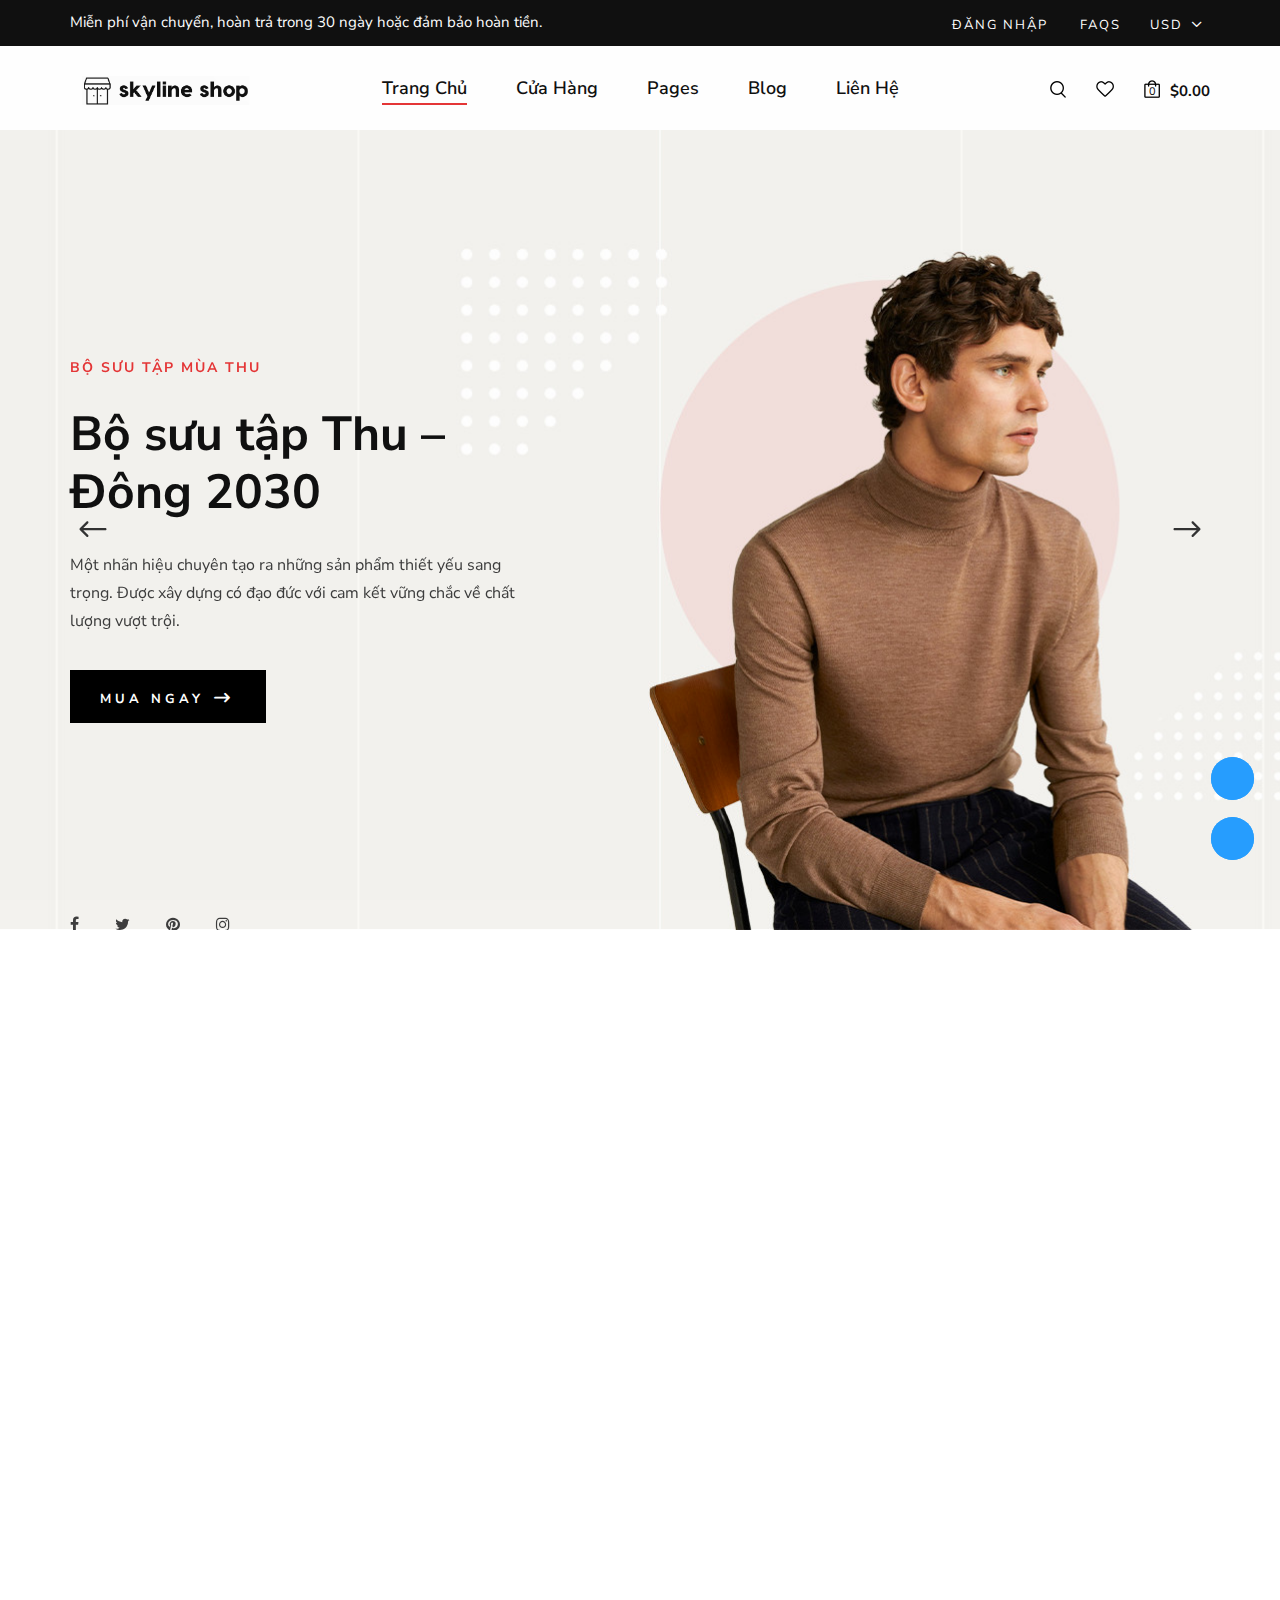
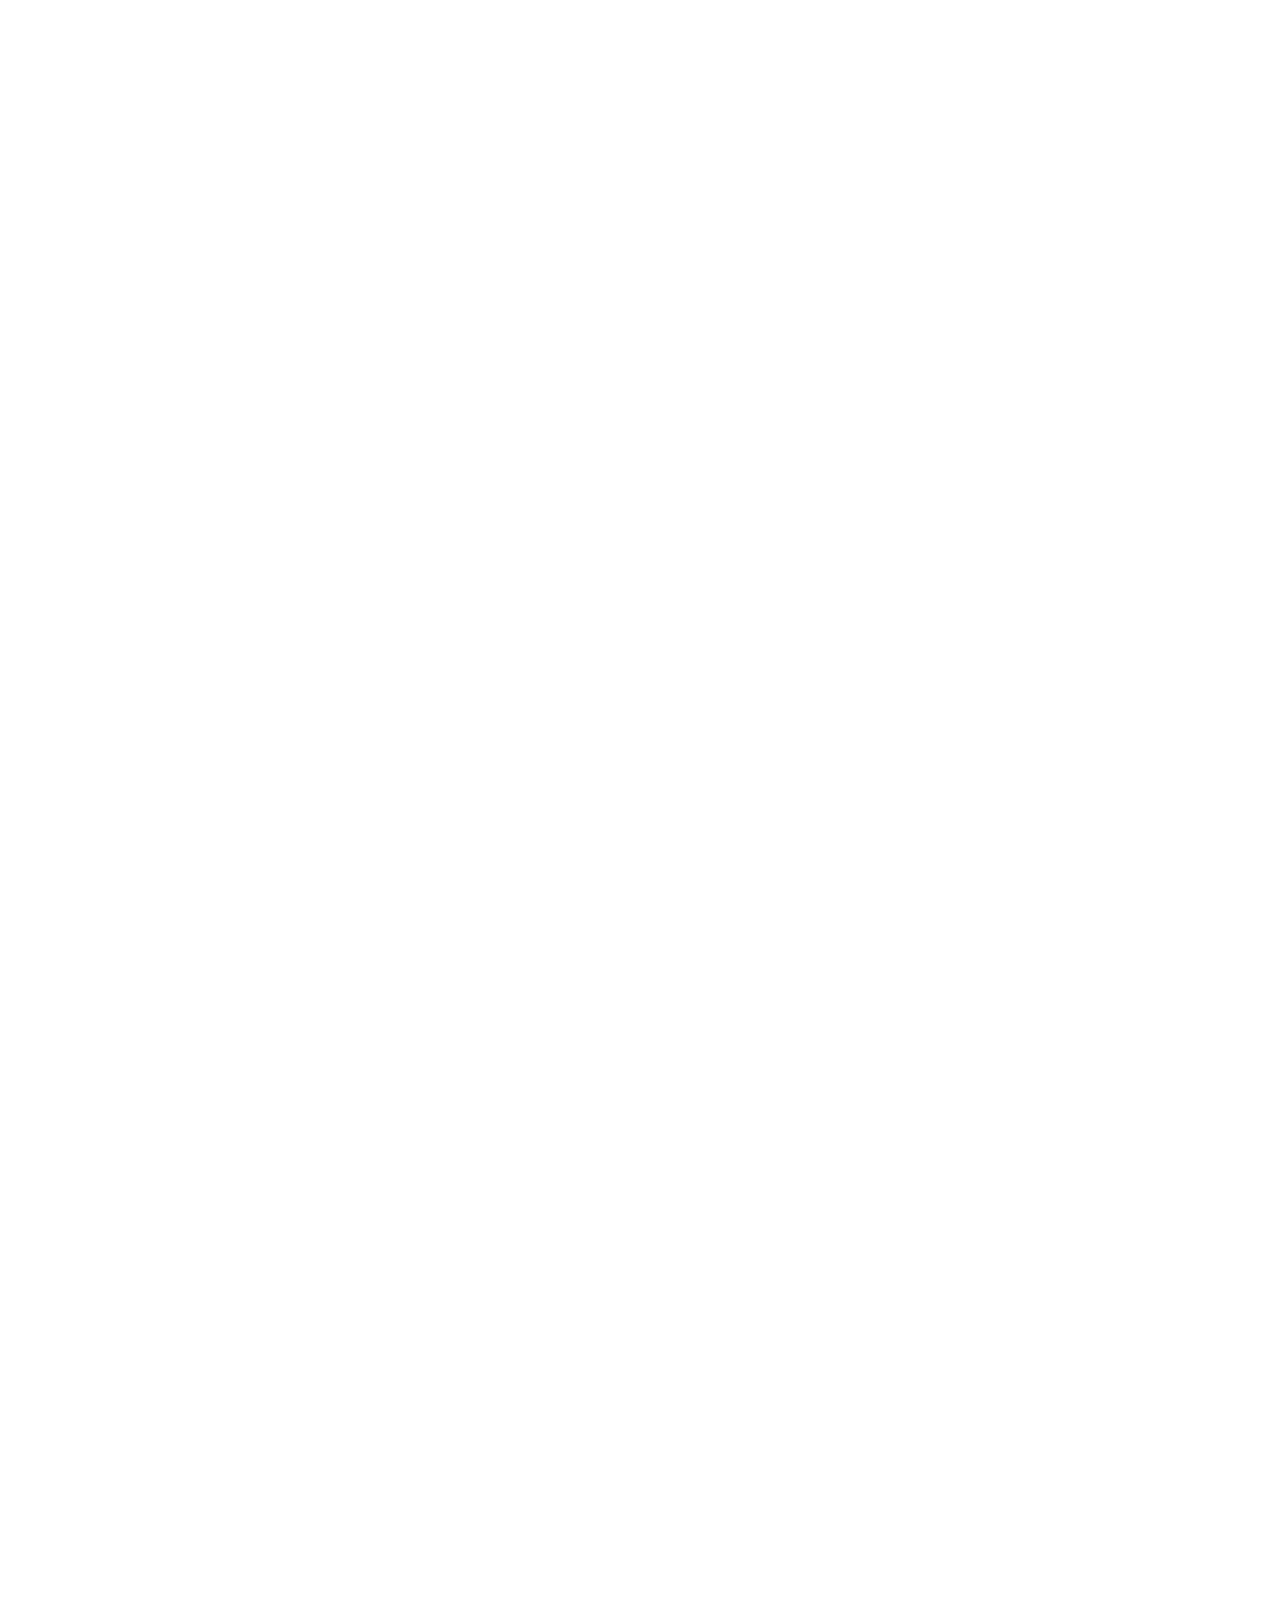
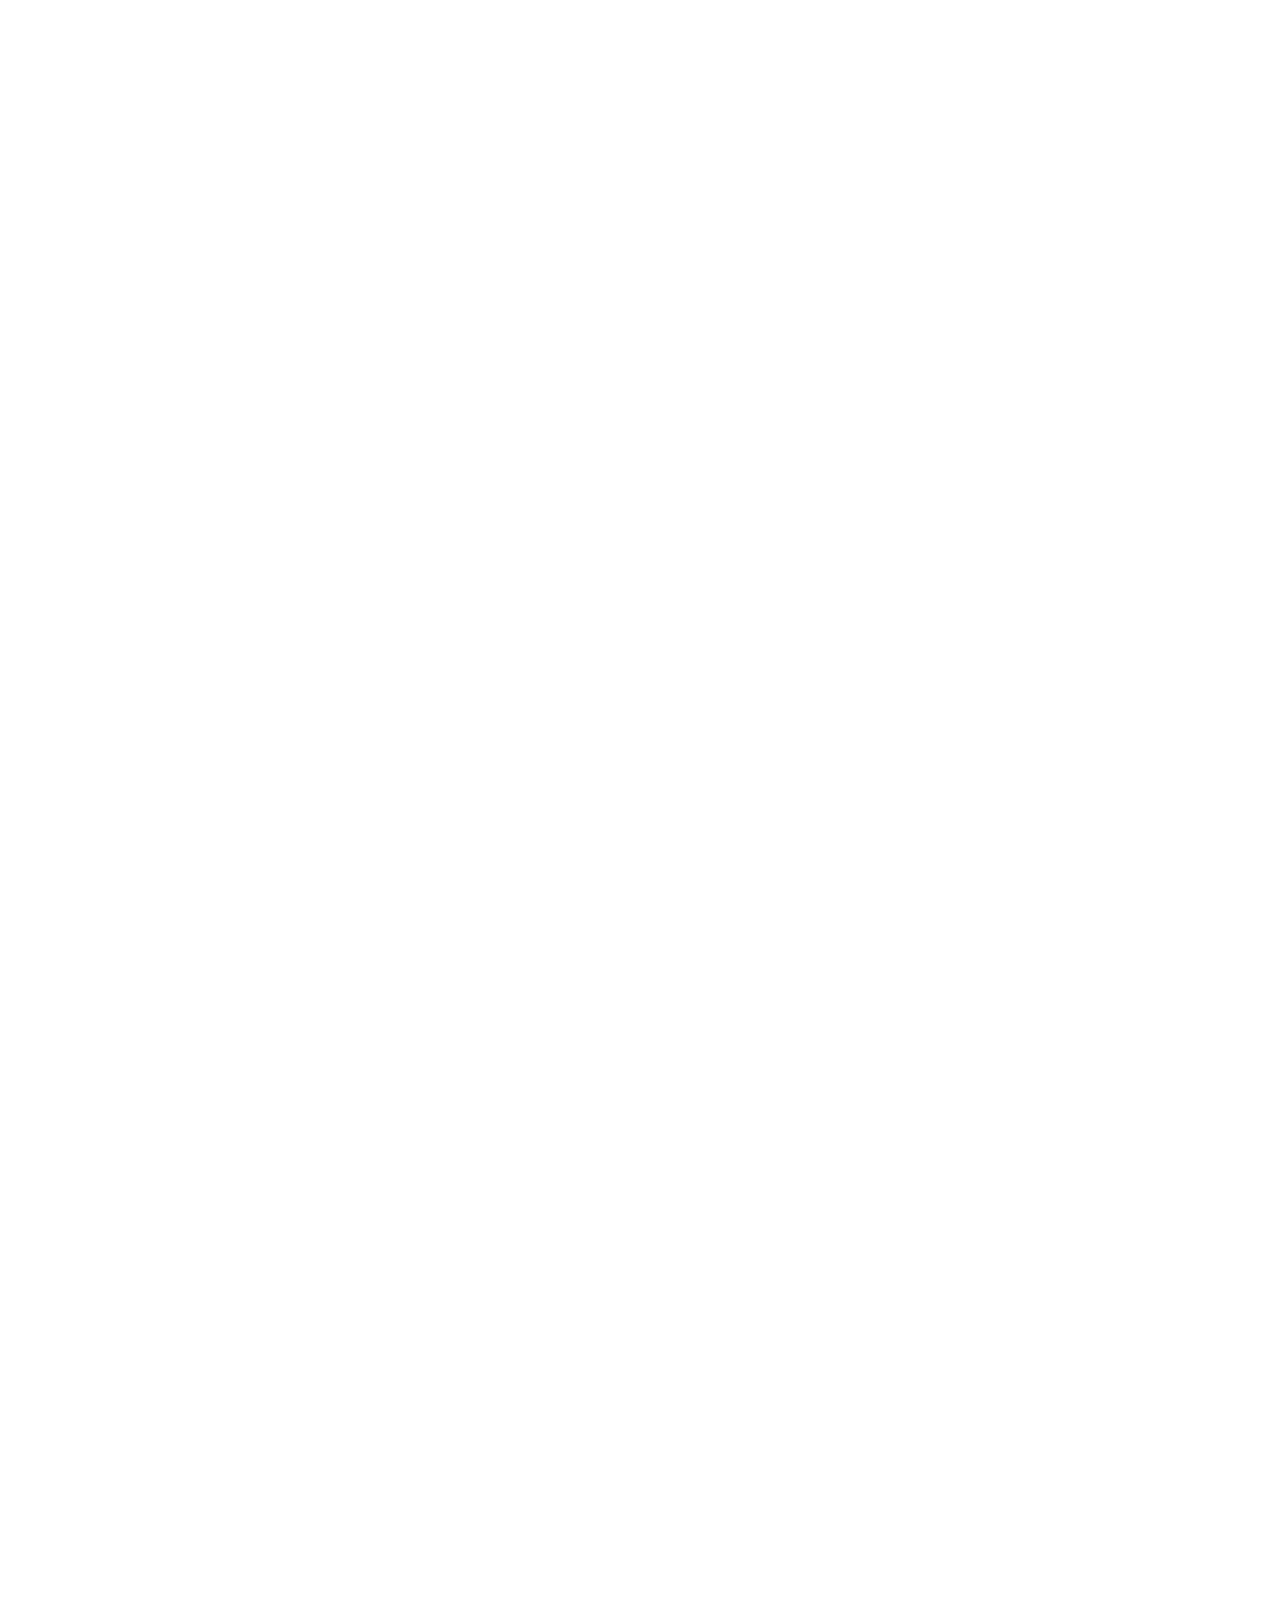
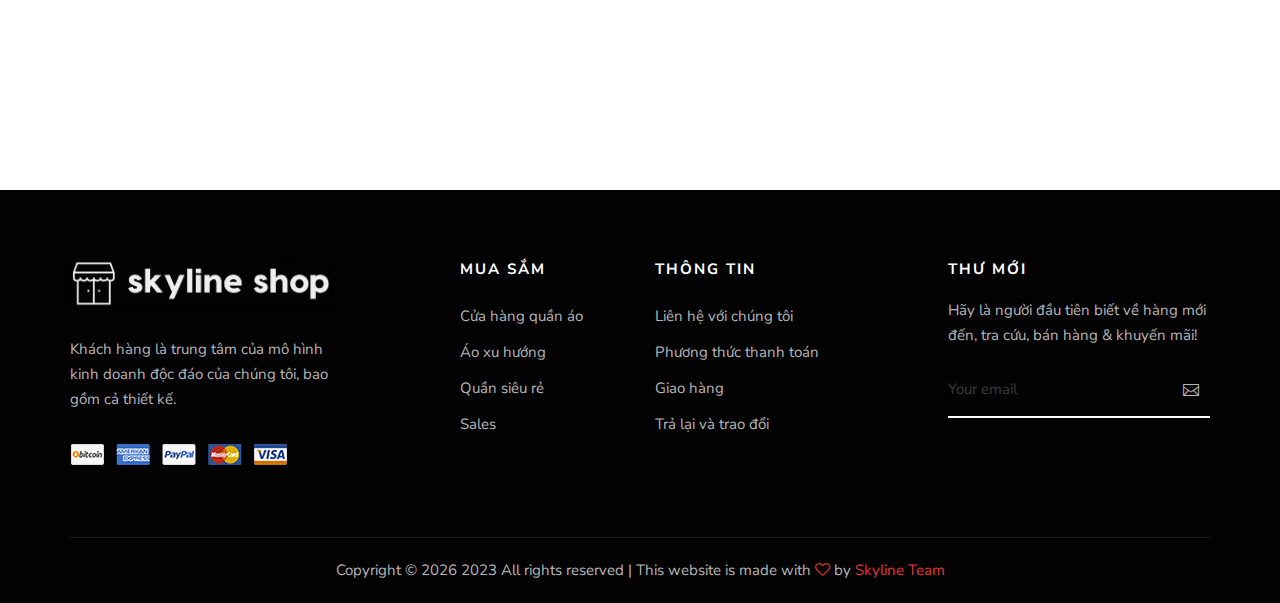
<file: index.html>
<!DOCTYPE html>
<html lang="zxx">
  <head>
    <meta charset="UTF-8" />
    <meta name="description" content="Male_Fashion Template" />
    <meta name="keywords" content="Male_Fashion, unica, creative, html" />
    <meta name="viewport" content="width=device-width, initial-scale=1.0" />
    <meta http-equiv="X-UA-Compatible" content="ie=edge" />
    <title>Skyline Shop</title>

    <!-- Google Font -->
    <link
      href="https://fonts.googleapis.com/css2?family=Nunito+Sans:wght@300;400;600;700;800;900&display=swap"
      rel="stylesheet"
    />
    <!-- font-awesome -->
    <link
      rel="stylesheet"
      href="https://cdnjs.cloudflare.com/ajax/libs/font-awesome/6.4.2/css/all.min.css"
      integrity="sha512-z3gLpd7yknf1YoNbCzqRKc4qyor8gaKU1qmn+CShxbuBusANI9QpRohGBreCFkKxLhei6S9CQXFEbbKuqLg0DA=="
      crossorigin="anonymous"
      referrerpolicy="no-referrer"
    />
    <!-- bootsrap 5 -->
    <link
      href="https://cdn.jsdelivr.net/npm/bootstrap@5.0.2/dist/css/bootstrap.min.css"
      rel="stylesheet"
      integrity="sha384-EVSTQN3/azprG1Anm3QDgpJLIm9Nao0Yz1ztcQTwFspd3yD65VohhpuuCOmLASjC"
      crossorigin="anonymous"
    />
    <!-- Libraries Stylesheet -->
    <link href="lib/animate/animate.min.css" rel="stylesheet" />

    <!-- Css Styles -->
    <link rel="stylesheet" href="css/bootstrap.min.css" type="text/css" />
    <link rel="stylesheet" href="css/font-awesome.min.css" type="text/css" />
    <link rel="stylesheet" href="css/elegant-icons.css" type="text/css" />
    <link rel="stylesheet" href="css/magnific-popup.css" type="text/css" />
    <link rel="stylesheet" href="css/nice-select.css" type="text/css" />
    <link rel="stylesheet" href="css/owl.carousel.min.css" type="text/css" />
    <link rel="stylesheet" href="css/slicknav.min.css" type="text/css" />
    <link rel="stylesheet" href="css/style.css" type="text/css" />
  </head>

  <body>
    <!-- Page Preloder -->
    <div id="preloder">
      <div class="loader"></div>
    </div>

    <!-- Offcanvas Menu Begin -->
    <div class="offcanvas-menu-overlay"></div>
    <div class="offcanvas-menu-wrapper">
      <div class="offcanvas__option">
        <div class="offcanvas__links">
          <a href="login.html">Đăng nhập</a>
          <a href="#">FAQs</a>
        </div>
        <div class="offcanvas__top__hover">
          <span>Usd <i class="arrow_carrot-down"></i></span>
          <ul>
            <li>USD</li>
            <li>VND</li>
          </ul>
        </div>
      </div>
      <div class="offcanvas__nav__option">
        <a href="#" class="search-switch"
          ><img src="img/icon/search.png" alt=""
        /></a>
        <a href="#"><img src="img/icon/heart.png" alt="" /></a>
        <a href="shopping-cart.html"
          ><img src="img/icon/cart.png" alt="" /> <span>0</span></a
        >
        <div class="price">$0.00</div>
      </div>
      <div id="mobile-menu-wrap"></div>
      <div class="offcanvas__text">
        <p>
          Miễn phí vận chuyển, hoàn trả trong 30 ngày hoặc đảm bảo hoàn tiền.
        </p>
      </div>
    </div>
    <!-- Offcanvas Menu End -->

    <!-- Header Section Begin -->
    <header class="header">
      <div class="header__top">
        <div class="container">
          <div class="row">
            <div class="col-lg-6 col-md-7">
              <div class="header__top__left">
                <p>
                  Miễn phí vận chuyển, hoàn trả trong 30 ngày hoặc đảm bảo hoàn
                  tiền.
                </p>
              </div>
            </div>
            <div class="col-lg-6 col-md-5">
              <div class="header__top__right">
                <div class="header__top__links">
                  <a href="login.html">Đăng nhập</a>
                  <a href="#">FAQs</a>
                </div>
                <div class="header__top__hover">
                  <span>Usd <i class="arrow_carrot-down"></i></span>
                  <ul>
                    <li>USD</li>
                    <li>VND</li>
                  </ul>
                </div>
              </div>
            </div>
          </div>
        </div>
      </div>
      <div class="container">
        <div class="row">
          <div class="col-lg-3 col-md-3">
            <div class="header__logo">
              <a href="./index.html"
                ><img src="img/logo_skyline.png" alt=""
              /></a>
            </div>
          </div>
          <div class="col-lg-6 col-md-6">
            <nav class="header__menu mobile-menu">
              <ul>
                <li class="active"><a href="./index.html">Trang Chủ</a></li>
                <li><a href="./shop.html">Cửa Hàng</a></li>
                <li>
                  <a href="#">Pages</a>
                  <ul class="dropdown">
                    <li><a href="./about.html">Về Chúng Tôi</a></li>
                    <li><a href="./shop-details.html">Chi Tiết Sản Phẩm</a></li>
                    <li><a href="./shopping-cart.html">Giỏ Hàng</a></li>
                    <li><a href="./checkout.html">Thanh Toán</a></li>
                    <li><a href="./blog-details.html">Chi Tiết Blog</a></li>
                  </ul>
                </li>
                <li><a href="./blog.html">Blog</a></li>
                <li><a href="./contact.html">Liên Hệ</a></li>
              </ul>
            </nav>
          </div>
          <div class="col-lg-3 col-md-3">
            <div class="header__nav__option">
              <a href="#" class="search-switch"
                ><img src="img/icon/search.png" alt=""
              /></a>
              <a href="#"><img src="img/icon/heart.png" alt="" /></a>
              <a href="shopping-cart.html"
                ><img src="img/icon/cart.png" alt="" /> <span>0</span></a
              >
              <div class="price">$0.00</div>
            </div>
          </div>
        </div>
        <div class="canvas__open"><i class="fa fa-bars"></i></div>
      </div>
    </header>
    <!-- Header Section End -->

    <!-- Hero Section Begin -->

    <section class="hero">
      <div class="hero__slider owl-carousel">
        <div
          class="hero__items set-bg wow fadeInLeft"
          data-wow-delay="0.5s"
          data-setbg="img/hero/hero-1.jpg"
        >
          <div class="container">
            <div class="row">
              <div class="col-xl-5 col-lg-7 col-md-8">
                <div class="hero__text wow fadeInUp" data-wow-delay="0.9s">
                  <h6 class="wow fadeInUp" data-wow-delay="0.5s">
                    Bộ sưu tập mùa thu
                  </h6>
                  <h2 class="wow fadeInUp" data-wow-delay="1.3s">
                    Bộ sưu tập Thu – Đông 2030
                  </h2>
                  <p class="wow fadeInUp" data-wow-delay="1.6s">
                    Một nhãn hiệu chuyên tạo ra những sản phẩm thiết yếu sang
                    trọng. Được xây dựng có đạo đức với cam kết vững chắc về
                    chất lượng vượt trội.
                  </p>
                  <a
                    href="shop.html"
                    class="primary-btn wow fadeInUp"
                    data-wow-delay="1.8s"
                    >Mua ngay <span class="arrow_right"></span
                  ></a>
                  <div class="hero__social">
                    <a href="#"><i class="fa fa-facebook"></i></a>
                    <a href="#"><i class="fa fa-twitter"></i></a>
                    <a href="#"><i class="fa fa-pinterest"></i></a>
                    <a href="#"><i class="fa fa-instagram"></i></a>
                  </div>
                </div>
              </div>
            </div>
          </div>
        </div>
        <div class="hero__items set-bg" data-setbg="img/hero/hero-2.jpg">
          <div class="container">
            <div class="row">
              <div class="col-xl-5 col-lg-7 col-md-8">
                <div class="hero__text wow fadeInUp" data-wow-delay="0.9s">
                  <h6 class="wow fadeInUp" data-wow-delay="0.5s">
                    Bộ sưu tập mùa thu
                  </h6>
                  <h2 class="wow fadeInUp" data-wow-delay="1.3s">
                    Bộ sưu tập Thu – Đông 2030
                  </h2>
                  <p class="wow fadeInUp" data-wow-delay="1.6s">
                    Một nhãn hiệu chuyên tạo ra những sản phẩm thiết yếu sang
                    trọng. Được xây dựng có đạo đức với cam kết vững chắc về
                    chất lượng vượt trội.
                  </p>
                  <a
                    href="shop.html"
                    class="primary-btn wow fadeInUp"
                    data-wow-delay="1.8s"
                    >Mua ngay <span class="arrow_right"></span
                  ></a>
                  <div class="hero__social">
                    <a href="#"><i class="fa fa-facebook"></i></a>
                    <a href="#"><i class="fa fa-twitter"></i></a>
                    <a href="#"><i class="fa fa-pinterest"></i></a>
                    <a href="#"><i class="fa fa-instagram"></i></a>
                  </div>
                </div>
              </div>
            </div>
          </div>
        </div>
      </div>
    </section>
    <!-- Hero Section End -->

    <!-- Banner Section Begin -->
    <section class="banner spad">
      <div class="container">
        <div class="row">
          <div class="col-lg-7 offset-lg-4">
            <div class="banner__item">
              <div class="banner__item__pic">
                <img
                  class="wow slideInLeft"
                  data-wow-delay="0.5s"
                  src="img/banner/banner-1.jpg"
                  alt=""
                />
              </div>
              <div
                class="banner__item__text wow fadeInRight"
                data-wow-delay="0.5s"
              >
                <h2>Bộ sưu tập quần áo 2030</h2>
                <a href="shop.html">Mua ngay</a>
              </div>
            </div>
          </div>
          <div class="col-lg-5">
            <div class="banner__item banner__item--middle">
              <div
                class="banner__item__pic wow fadeOutRight"
                data-wow-delay="0.5s"
              >
                <img src="img/banner/banner-2.jpg" alt="" />
              </div>
              <div
                class="banner__item__text wow fadeOutLeft"
                data-wow-delay="0.5s"
              >
                <h2>Áo hottrend</h2>
                <a href="shop.html">Mua ngay</a>
              </div>
            </div>
          </div>
          <div class="col-lg-7">
            <div class="banner__item banner__item--last">
              <div class="banner__item__pic wow zoomIn" data-wow-delay="1.5s">
                <img src="img/banner/banner-3.jpg" alt="" />
              </div>
              <div
                class="banner__item__text wow zoomInUp"
                data-wow-delay="1.5s"
              >
                <h2>Quần siêu rẻ</h2>
                <a href="shop.html">Mua ngay</a>
              </div>
            </div>
          </div>
        </div>
      </div>
    </section>
    <!-- Banner Section End -->

    <!-- Product Section Begin -->
    <section class="product spad">
      <div class="container">
        <div class="row wow fadeInUp" data-wow-delay="0.6s">
          <div class="col-lg-12">
            <ul class="filter__controls">
              <li class="active" data-filter="*">Sản phẩm bán chạy nhất</li>
              <li data-filter=".new-arrivals">Hàng mới về</li>
              <li data-filter=".hot-sale">Khuyến mãi hot</li>
            </ul>
          </div>
        </div>
        <div class="row product__filter">
          <div
            class="col-lg-3 col-md-6 col-sm-6 col-md-6 col-sm-6 mix hot-sales"
          >
            <div class="product__item wow fadeInUpBig" data-wow-delay="0.6s">
              <div
                class="product__item__pic set-bg"
                data-setbg="img/product/product-2.jpg"
              >
                <ul class="product__hover">
                  <li>
                    <a href="#"><img src="img/icon/heart.png" alt="" /></a>
                  </li>
                  <li>
                    <a href="#"
                      ><img src="img/icon/compare.png" alt="" />
                      <span>Compare</span></a
                    >
                  </li>
                  <li>
                    <a href="#"><img src="img/icon/search.png" alt="" /></a>
                  </li>
                  <li>
                    <a href="#"><img src="img/icon/cart.png" alt="" /></a>
                  </li>
                </ul>
              </div>
              <div class="product__item__text">
                <a class="product-title" href="shop-details.html"
                  ><h6>Piqué Biker Jacket</h6></a
                >
                <div class="rating">
                  <i class="fa fa-star-o"></i>
                  <i class="fa fa-star-o"></i>
                  <i class="fa fa-star-o"></i>
                  <i class="fa fa-star-o"></i>
                  <i class="fa fa-star-o"></i>
                </div>
                <h5>$67.24</h5>
              </div>
            </div>
          </div>
          <div
            class="col-lg-3 col-md-6 col-sm-6 col-md-6 col-sm-6 mix new-arrivals"
          >
            <div
              class="product__item sale wow fadeInUpBig"
              data-wow-delay="0.6s"
            >
              <div
                class="product__item__pic set-bg"
                data-setbg="img/product/product-3.jpg"
              >
                <span class="label">Sale</span>
                <ul class="product__hover">
                  <li>
                    <a href="#"><img src="img/icon/heart.png" alt="" /></a>
                  </li>
                  <li>
                    <a href="#"
                      ><img src="img/icon/compare.png" alt="" />
                      <span>Compare</span></a
                    >
                  </li>
                  <li>
                    <a href="#"><img src="img/icon/search.png" alt="" /></a>
                  </li>
                  <li>
                    <a href="#"><img src="img/icon/cart.png" alt="" /></a>
                  </li>
                </ul>
              </div>
              <div class="product__item__text">
                <a class="product-title" href="shop-details.html"
                  ><h6>Piqué Biker Jacket</h6></a
                >
                <div class="rating">
                  <i class="fa fa-star"></i>
                  <i class="fa fa-star"></i>
                  <i class="fa fa-star"></i>
                  <i class="fa fa-star"></i>
                  <i class="fa fa-star-o"></i>
                </div>
                <h5>$43.48</h5>
              </div>
            </div>
          </div>
          <div
            class="col-lg-3 col-md-6 col-sm-6 col-md-6 col-sm-6 mix hot-sales"
          >
            <div class="product__item wow fadeInUpBig" data-wow-delay="0.6s">
              <div
                class="product__item__pic set-bg"
                data-setbg="img/product/product-4.jpg"
              >
                <ul class="product__hover">
                  <li>
                    <a href="#"><img src="img/icon/heart.png" alt="" /></a>
                  </li>
                  <li>
                    <a href="#"
                      ><img src="img/icon/compare.png" alt="" />
                      <span>Compare</span></a
                    >
                  </li>
                  <li>
                    <a href="#"><img src="img/icon/search.png" alt="" /></a>
                  </li>
                  <li>
                    <a href="#"><img src="img/icon/cart.png" alt="" /></a>
                  </li>
                </ul>
              </div>
              <div class="product__item__text">
                <a class="product-title" href="shop-details.html"
                  ><h6>Piqué Biker Jacket</h6></a
                >
                <div class="rating">
                  <i class="fa fa-star-o"></i>
                  <i class="fa fa-star-o"></i>
                  <i class="fa fa-star-o"></i>
                  <i class="fa fa-star-o"></i>
                  <i class="fa fa-star-o"></i>
                </div>
                <h5>$60.9</h5>
              </div>
            </div>
          </div>
          <div
            class="col-lg-3 col-md-6 col-sm-6 col-md-6 col-sm-6 mix new-arrivals"
          >
            <div class="product__item wow fadeInUpBig" data-wow-delay="0.5s">
              <div
                class="product__item__pic set-bg"
                data-setbg="img/product/product-5.jpg"
              >
                <ul class="product__hover">
                  <li>
                    <a href="#"><img src="img/icon/heart.png" alt="" /></a>
                  </li>
                  <li>
                    <a href="#"
                      ><img src="img/icon/compare.png" alt="" />
                      <span>Compare</span></a
                    >
                  </li>
                  <li>
                    <a href="#"><img src="img/icon/search.png" alt="" /></a>
                  </li>
                  <li>
                    <a href="#"><img src="img/icon/cart.png" alt="" /></a>
                  </li>
                </ul>
              </div>
              <div class="product__item__text">
                <a class="product-title" href="shop-details.html"
                  ><h6>Piqué Biker Jacket</h6></a
                >
                <div class="rating">
                  <i class="fa fa-star-o"></i>
                  <i class="fa fa-star-o"></i>
                  <i class="fa fa-star-o"></i>
                  <i class="fa fa-star-o"></i>
                  <i class="fa fa-star-o"></i>
                </div>
                <h5>$31.37</h5>
              </div>
            </div>
          </div>
          <div
            class="col-lg-3 col-md-6 col-sm-6 col-md-6 col-sm-6 mix hot-sales"
          >
            <div
              class="product__item sale wow fadeInUpBig"
              data-wow-delay="0.5s"
            >
              <div
                class="product__item__pic set-bg"
                data-setbg="img/product/product-6.jpg"
              >
                <span class="label">Sale</span>
                <ul class="product__hover">
                  <li>
                    <a href="#"><img src="img/icon/heart.png" alt="" /></a>
                  </li>
                  <li>
                    <a href="#"
                      ><img src="img/icon/compare.png" alt="" />
                      <span>Compare</span></a
                    >
                  </li>
                  <li>
                    <a href="#"><img src="img/icon/search.png" alt="" /></a>
                  </li>
                  <li>
                    <a href="#"><img src="img/icon/cart.png" alt="" /></a>
                  </li>
                </ul>
              </div>
              <div class="product__item__text">
                <a class="product-title" href="shop-details.html"
                  ><h6>Piqué Biker Jacket</h6></a
                >
                <div class="rating">
                  <i class="fa fa-star"></i>
                  <i class="fa fa-star"></i>
                  <i class="fa fa-star"></i>
                  <i class="fa fa-star"></i>
                  <i class="fa fa-star-o"></i>
                </div>
                <h5>$98.49</h5>
              </div>
            </div>
          </div>
          <div
            class="col-lg-3 col-md-6 col-sm-6 col-md-6 col-sm-6 mix new-arrivals"
          >
            <div class="product__item wow fadeInUpBig" data-wow-delay="0.5s">
              <div
                class="product__item__pic set-bg"
                data-setbg="img/product/product-7.jpg"
              >
                <ul class="product__hover">
                  <li>
                    <a href="#"><img src="img/icon/heart.png" alt="" /></a>
                  </li>
                  <li>
                    <a href="#"
                      ><img src="img/icon/compare.png" alt="" />
                      <span>Compare</span></a
                    >
                  </li>
                  <li>
                    <a href="#"><img src="img/icon/search.png" alt="" /></a>
                  </li>
                  <li>
                    <a href="#"><img src="img/icon/cart.png" alt="" /></a>
                  </li>
                </ul>
              </div>
              <div class="product__item__text">
                <a class="product-title" href="shop-details.html"
                  ><h6>Piqué Biker Jacket</h6></a
                >
                <div class="rating">
                  <i class="fa fa-star-o"></i>
                  <i class="fa fa-star-o"></i>
                  <i class="fa fa-star-o"></i>
                  <i class="fa fa-star-o"></i>
                  <i class="fa fa-star-o"></i>
                </div>
                <h5>$49.66</h5>
              </div>
            </div>
          </div>
          <div
            class="col-lg-3 col-md-6 col-sm-6 col-md-6 col-sm-6 mix hot-sales"
          >
            <div class="product__item wow fadeInUpBig" data-wow-delay="0.5s">
              <div
                class="product__item__pic set-bg"
                data-setbg="img/product/product-8.jpg"
              >
                <ul class="product__hover">
                  <li>
                    <a href="#"><img src="img/icon/heart.png" alt="" /></a>
                  </li>
                  <li>
                    <a href="#"
                      ><img src="img/icon/compare.png" alt="" />
                      <span>Compare</span></a
                    >
                  </li>
                  <li>
                    <a href="#"><img src="img/icon/search.png" alt="" /></a>
                  </li>
                  <li>
                    <a href="#"><img src="img/icon/cart.png" alt="" /></a>
                  </li>
                </ul>
              </div>
              <div class="product__item__text">
                <a class="product-title" href="shop-details.html"
                  ><h6>Piqué Biker Jacket</h6></a
                >
                <div class="rating">
                  <i class="fa fa-star-o"></i>
                  <i class="fa fa-star-o"></i>
                  <i class="fa fa-star-o"></i>
                  <i class="fa fa-star-o"></i>
                  <i class="fa fa-star-o"></i>
                </div>
                <h5>$26.28</h5>
              </div>
            </div>
          </div>
          <div
            class="col-lg-3 col-md-6 col-sm-6 col-md-6 col-sm-6 mix hot-sales"
          >
            <div class="product__item wow fadeInUpBig" data-wow-delay="0.5s">
              <div
                class="product__item__pic set-bg"
                data-setbg="img/product/product-8.jpg"
              >
                <ul class="product__hover">
                  <li>
                    <a href="#"><img src="img/icon/heart.png" alt="" /></a>
                  </li>
                  <li>
                    <a href="#"
                      ><img src="img/icon/compare.png" alt="" />
                      <span>Compare</span></a
                    >
                  </li>
                  <li>
                    <a href="#"><img src="img/icon/search.png" alt="" /></a>
                  </li>
                  <li>
                    <a href="#"><img src="img/icon/cart.png" alt="" /></a>
                  </li>
                </ul>
              </div>
              <div class="product__item__text">
                <a class="product-title" href="shop-details.html"
                  ><h6>Piqué Biker Jacket</h6></a
                >
                <div class="rating">
                  <i class="fa fa-star-o"></i>
                  <i class="fa fa-star-o"></i>
                  <i class="fa fa-star-o"></i>
                  <i class="fa fa-star-o"></i>
                  <i class="fa fa-star-o"></i>
                </div>
                <h5>$26.28</h5>
              </div>
            </div>
          </div>
        </div>
      </div>
    </section>
    <!-- Product Section End -->

    <!-- Categories Section Begin -->
    <section class="categories spad wow fadeInLeft" data-wow-delay="0.5s">
      <div class="container">
        <div class="row">
          <div class="col-lg-3">
            <div class="categories__text">
              <h2>
                Quần áo Hot<br />
                <span>Bộ sưu tập quần</span> <br />
                Áo hottrend
              </h2>
            </div>
          </div>
          <div class="col-lg-4">
            <div class="categories__hot__deal">
              <img src="img/product-sale.png" alt="" />
              <div class="hot__deal__sticker">
                <span>Giảm giá</span>
                <h5>199k</h5>
              </div>
            </div>
          </div>
          <div class="col-lg-4 offset-lg-1">
            <div class="categories__deal__countdown">
              <span>Ưu đãi của tuần</span>
              <h2>Túi đeo chéo nhiều ngăn màu đen</h2>
              <div class="categories__deal__countdown__timer" id="countdown">
                <div class="cd-item">
                  <span>3</span>
                  <p>Ngày</p>
                </div>
                <div class="cd-item">
                  <span>1</span>
                  <p>Giờ</p>
                </div>
                <div class="cd-item">
                  <span>50</span>
                  <p>Phút</p>
                </div>
                <div class="cd-item">
                  <span>18</span>
                  <p>Giây</p>
                </div>
              </div>
              <a href="shop.html" class="primary-btn">Mua ngay</a>
            </div>
          </div>
        </div>
      </div>
    </section>
    <!-- Categories Section End -->

    <!-- Instagram Section Begin -->
    <section class="instagram spad wow fadeInRight" data-wow-delay="0.5s">
      <div class="container">
        <div class="row">
          <div class="col-lg-8">
            <div class="instagram__pic">
              <div
                class="instagram__pic__item set-bg"
                data-setbg="img/instagram/instagram-1.jpg"
              ></div>
              <div
                class="instagram__pic__item set-bg"
                data-setbg="img/instagram/instagram-2.jpg"
              ></div>
              <div
                class="instagram__pic__item set-bg"
                data-setbg="img/instagram/instagram-3.jpg"
              ></div>
              <div
                class="instagram__pic__item set-bg"
                data-setbg="img/instagram/instagram-4.jpg"
              ></div>
              <div
                class="instagram__pic__item set-bg"
                data-setbg="img/instagram/instagram-5.jpg"
              ></div>
              <div
                class="instagram__pic__item set-bg"
                data-setbg="img/instagram/instagram-6.jpg"
              ></div>
            </div>
          </div>
          <div class="col-lg-4">
            <div class="instagram__text">
              <h2>Instagram</h2>
              <p>Theo dõi Instagram của chúng tôi</p>
              <h3>#Skyline_Shop</h3>
            </div>
          </div>
        </div>
      </div>
    </section>
    <!-- Instagram Section End -->

    <!-- Latest Blog Section Begin -->
    <section class="latest spad">
      <div class="container">
        <div class="row">
          <div class="col-lg-12">
            <div class="section-title wow slideInLeft" data-wow-delay="0.5s">
              <span>Tin tức mới nhất</span>
              <h2>Xu hướng thời trang mới</h2>
            </div>
          </div>
        </div>
        <div class="row wow fadeInUpBig" data-wow-delay="0.5s">
          <div class="col-lg-4 col-md-6 col-sm-6">
            <div class="blog__item">
              <div
                class="blog__item__pic set-bg"
                data-setbg="img/blog/blog-1.jpg"
              ></div>
              <div class="blog__item__text">
                <span
                  ><img src="img/icon/calendar.png" alt="" /> 16 tháng 2
                  2020</span
                >
                <h5>Áo nào hợp với mùa hè nhất</h5>
                <a href="blog-details.html">Đọc thêm</a>
              </div>
            </div>
          </div>
          <div class="col-lg-4 col-md-6 col-sm-6">
            <div class="blog__item">
              <div
                class="blog__item__pic set-bg"
                data-setbg="img/blog/blog-2.jpg"
              ></div>
              <div class="blog__item__text">
                <span
                  ><img src="img/icon/calendar.png" alt="" /> Ngày 21 tháng 2
                  2020</span
                >
                <h5>Xả kho cùng Skyline team</h5>
                <a href="blog-details.html">Đọc thêm</a>
              </div>
            </div>
          </div>
          <div class="col-lg-4 col-md-6 col-sm-6">
            <div class="blog__item">
              <div
                class="blog__item__pic set-bg"
                data-setbg="img/blog/blog-3.jpg"
              ></div>
              <div class="blog__item__text">
                <span
                  ><img src="img/icon/calendar.png" alt="" /> Ngày 28 tháng 2
                  2020</span
                >
                <h5>Mua rẻ hơn với Skyline Shop</h5>
                <a href="blog-details.html">Đọc thêm</a>
              </div>
            </div>
          </div>
        </div>
      </div>
    </section>
    <!-- Latest Blog Section End -->

    <!-- Footer Section Begin -->
    <footer class="footer">
      <div class="container">
        <div class="row">
          <div class="col-lg-3 col-md-6 col-sm-6">
            <div class="footer__about">
              <div class="footer__logo">
                <a href="index.html"
                  ><img src="img/logo-footer-sky.png" alt=""
                /></a>
              </div>
              <p>
                Khách hàng là trung tâm của mô hình kinh doanh độc đáo của chúng
                tôi, bao gồm cả thiết kế.
              </p>
              <a href="#"><img src="img/payment.png" alt="" /></a>
            </div>
          </div>
          <div class="col-lg-2 offset-lg-1 col-md-3 col-sm-6">
            <div class="footer__widget">
              <h6>Mua sắm</h6>
              <ul>
                <li><a href="shop.html">Cửa hàng quần áo</a></li>
                <li><a href="shop.html">Áo xu hướng</a></li>
                <li><a href="shop.html">Quần siêu rẻ</a></li>
                <li><a href="shop.html">Sales</a></li>
              </ul>
            </div>
          </div>
          <div class="col-lg-2 col-md-3 col-sm-6">
            <div class="footer__widget">
              <h6>Thông tin</h6>
              <ul>
                <li><a href="contact.html">Liên hệ với chúng tôi</a></li>
                <li><a href="#">Phương thức thanh toán</a></li>
                <li><a href="#">Giao hàng</a></li>
                <li><a href="#">Trả lại và trao đổi</a></li>
              </ul>
            </div>
          </div>
          <div class="col-lg-3 offset-lg-1 col-md-6 col-sm-6">
            <div class="footer__widget">
              <h6>Thư mới</h6>
              <div class="footer__newslatter">
                <p>
                  Hãy là người đầu tiên biết về hàng mới đến, tra cứu, bán hàng
                  & khuyến mãi!
                </p>
                <form action="#">
                  <input type="text" placeholder="Your email" />
                  <button type="submit">
                    <span class="icon_mail_alt"></span>
                  </button>
                </form>
              </div>
            </div>
          </div>
        </div>
        <div class="row">
          <div class="col-lg-12 text-center">
            <div class="footer__copyright__text">
              <p>
                Copyright ©
                <script>
                  document.write(new Date().getFullYear());
                </script>
                2023 All rights reserved | This website is made with
                <i class="fa fa-heart-o" aria-hidden="true"></i> by
                <a href="#!" target="_blank">Skyline Team</a>
              </p>
            </div>
          </div>
        </div>
      </div>
    </footer>
    <!-- Footer Section End -->

    <!-- Search Begin -->
    <div class="search-model">
      <div class="h-100 d-flex align-items-center justify-content-center">
        <div class="search-close-switch">+</div>
        <form class="search-model-form">
          <input type="text" id="search-input" placeholder="Search here....." />
        </form>
      </div>
    </div>
    <!-- Search End -->
    <!-- Back to Top -->
    <a
      href="#!"
      class="btn btn-lg btn-primary glow-on-hover btn-lg-square rounded-circle back-to-top"
      ><i class="fa-solid fa-arrow-up"></i
    ></a>

    <a
      id="callButton"
      href="#!"
      class="btn btn-lg btn-primary glow-on-hover btn-lg-contact rounded-circle btn-phone"
      ><i class="fa-solid fa-phone-volume"></i>
    </a>
    <a
      id="callButton"
      href="#!"
      class="btn btn-lg btn-primary glow-on-hover btn-lg-contact rounded-circle btn-mess"
      ><i class="fa-brands fa-facebook-messenger"></i>
    </a>
    <!-- Js Plugins -->
    <script src="js/jquery-3.3.1.min.js"></script>
    <script src="js/bootstrap.min.js"></script>
    <script src="js/jquery.nice-select.min.js"></script>
    <script src="js/jquery.nicescroll.min.js"></script>
    <script src="js/jquery.magnific-popup.min.js"></script>
    <script src="js/jquery.countdown.min.js"></script>
    <script src="js/jquery.slicknav.js"></script>
    <script src="js/mixitup.min.js"></script>
    <script src="js/owl.carousel.min.js"></script>
    <script src="lib/wow/wow.min.js"></script>
    <script src="lib/easing/easing.min.js"></script>
    <script src="js/main.js"></script>
  </body>
</html>
</file>
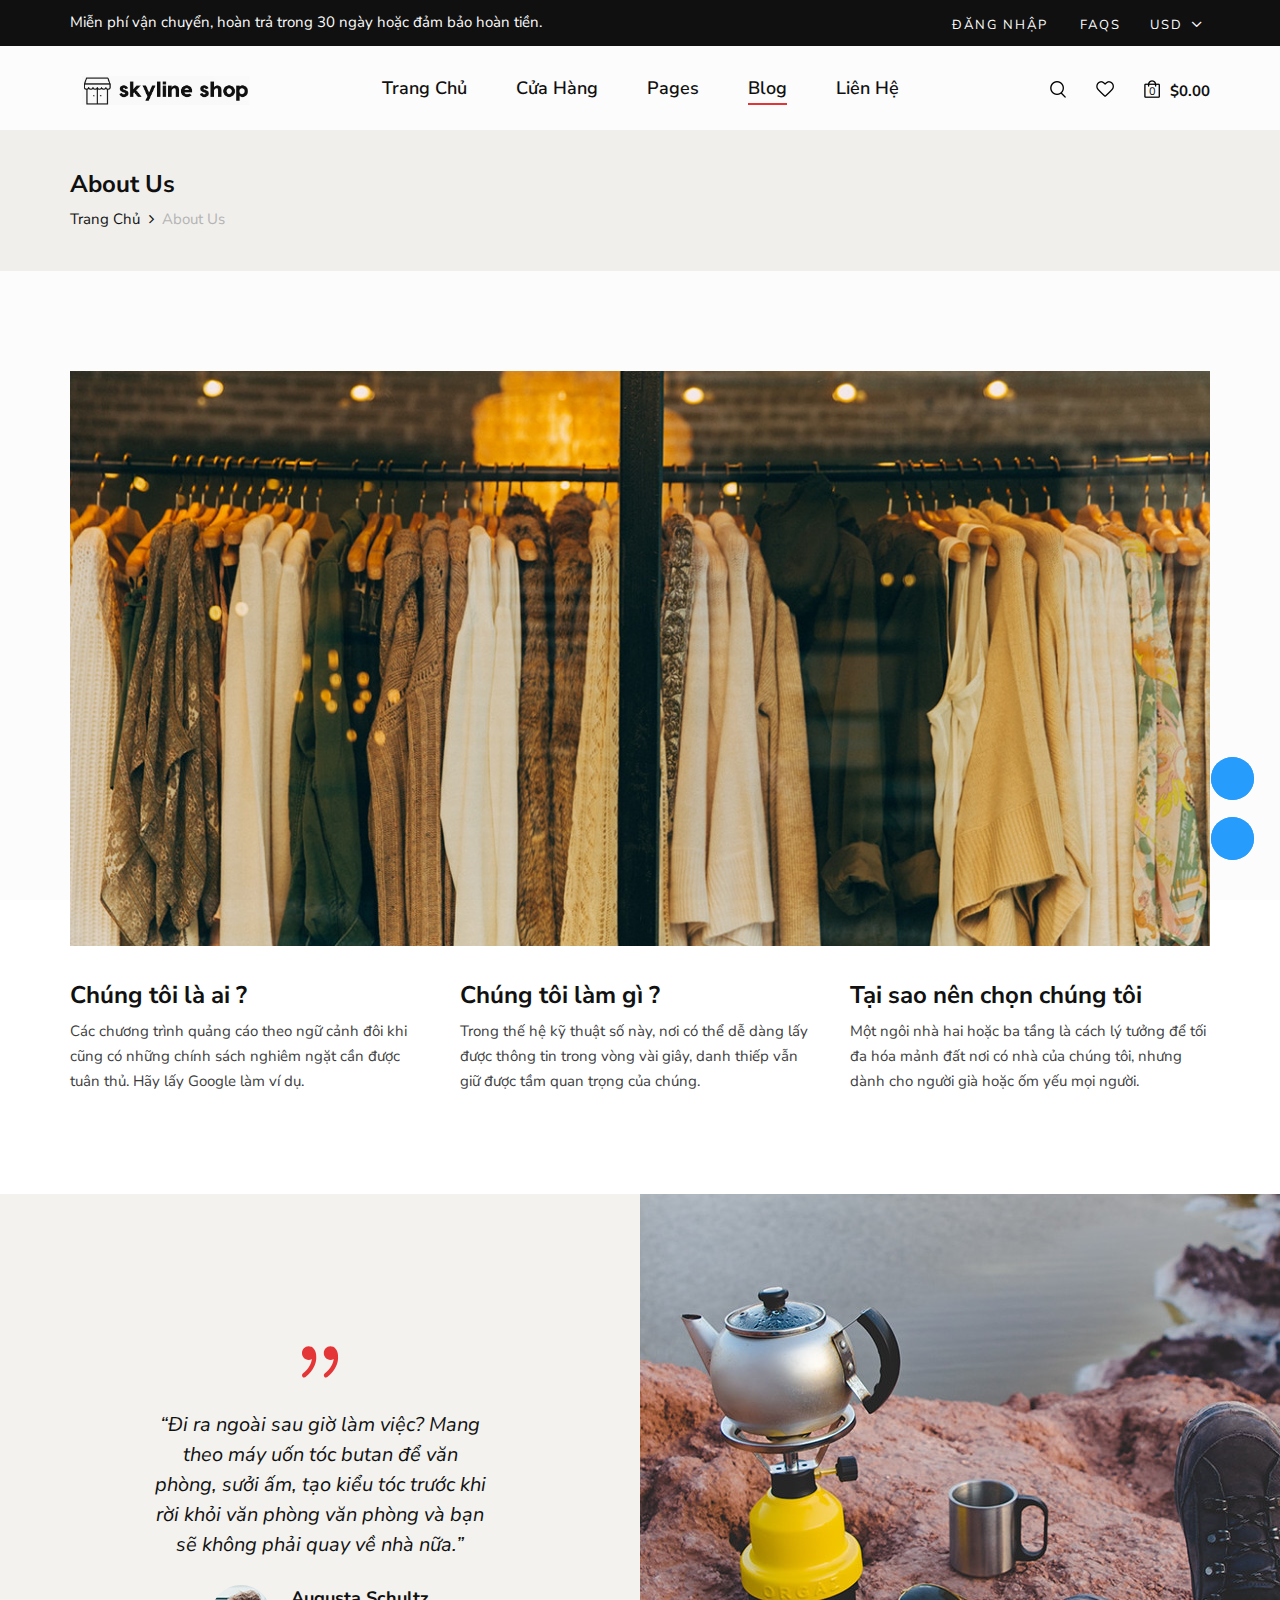
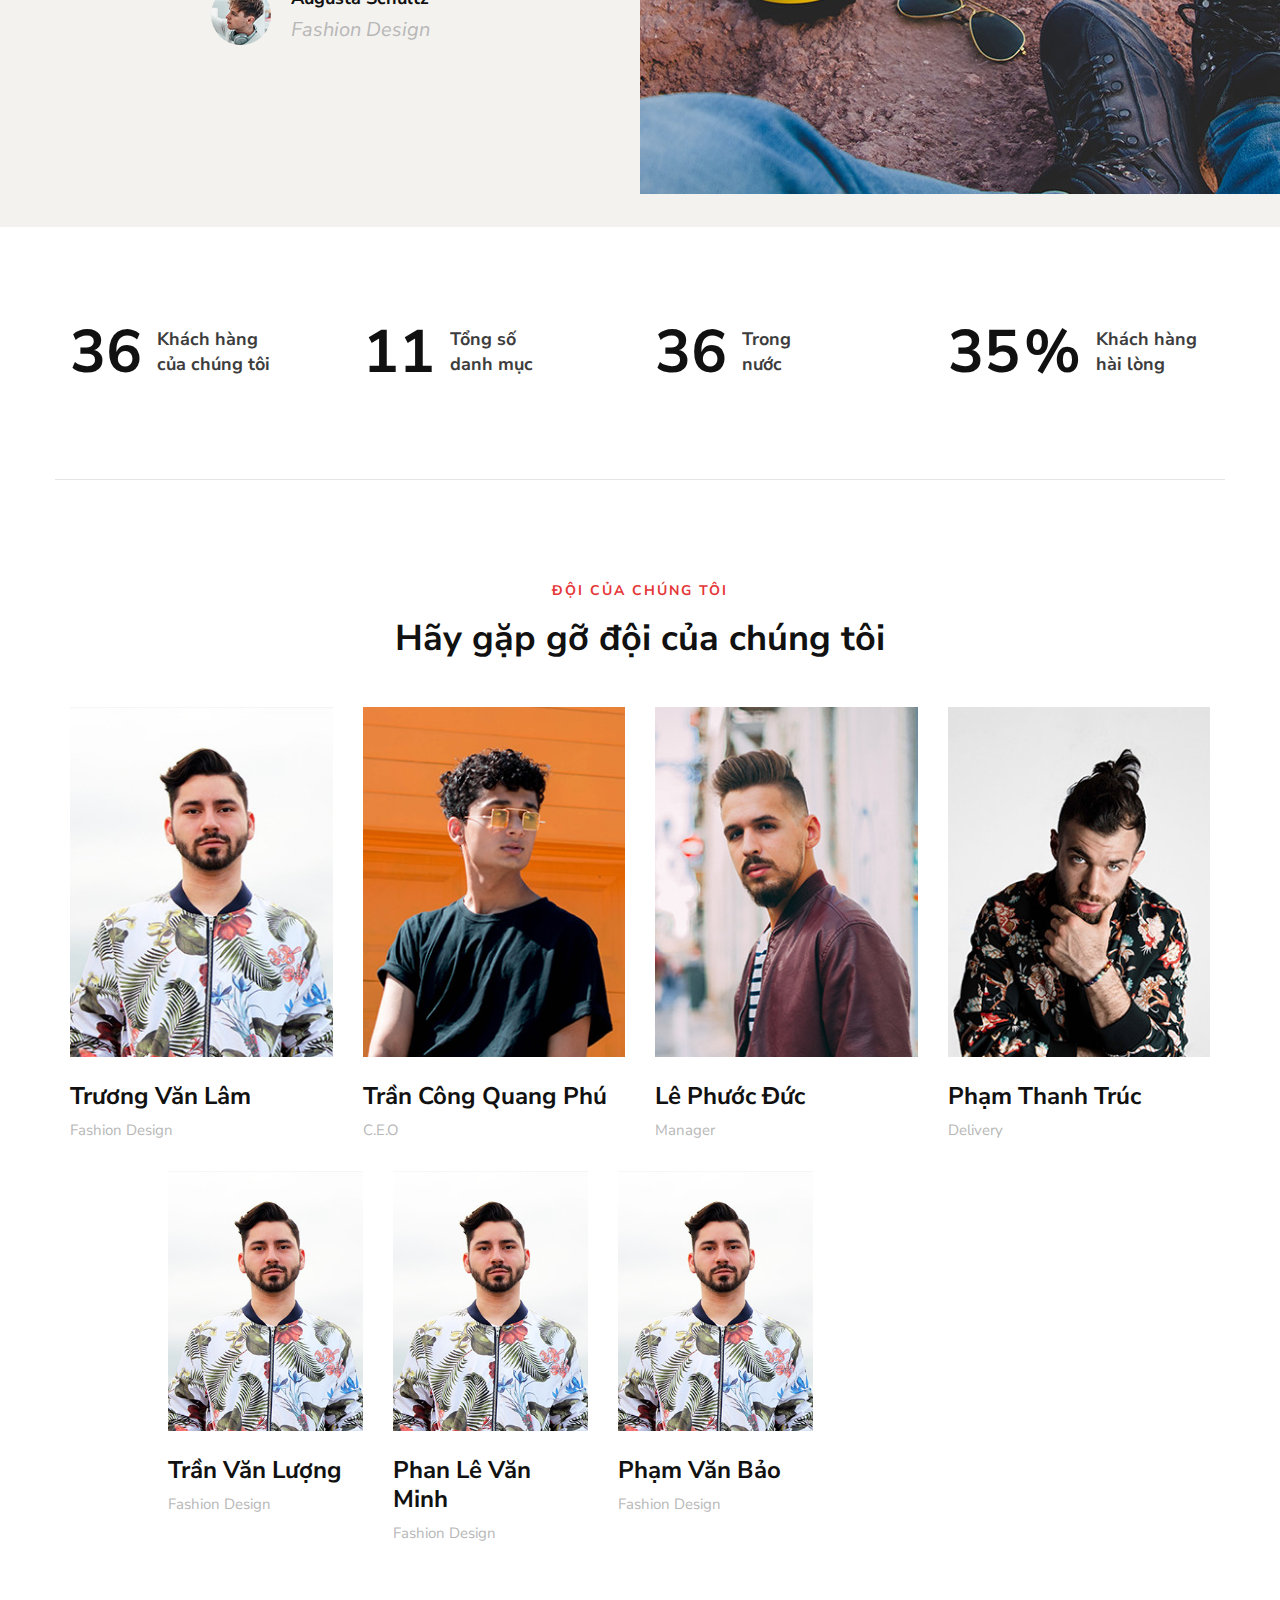
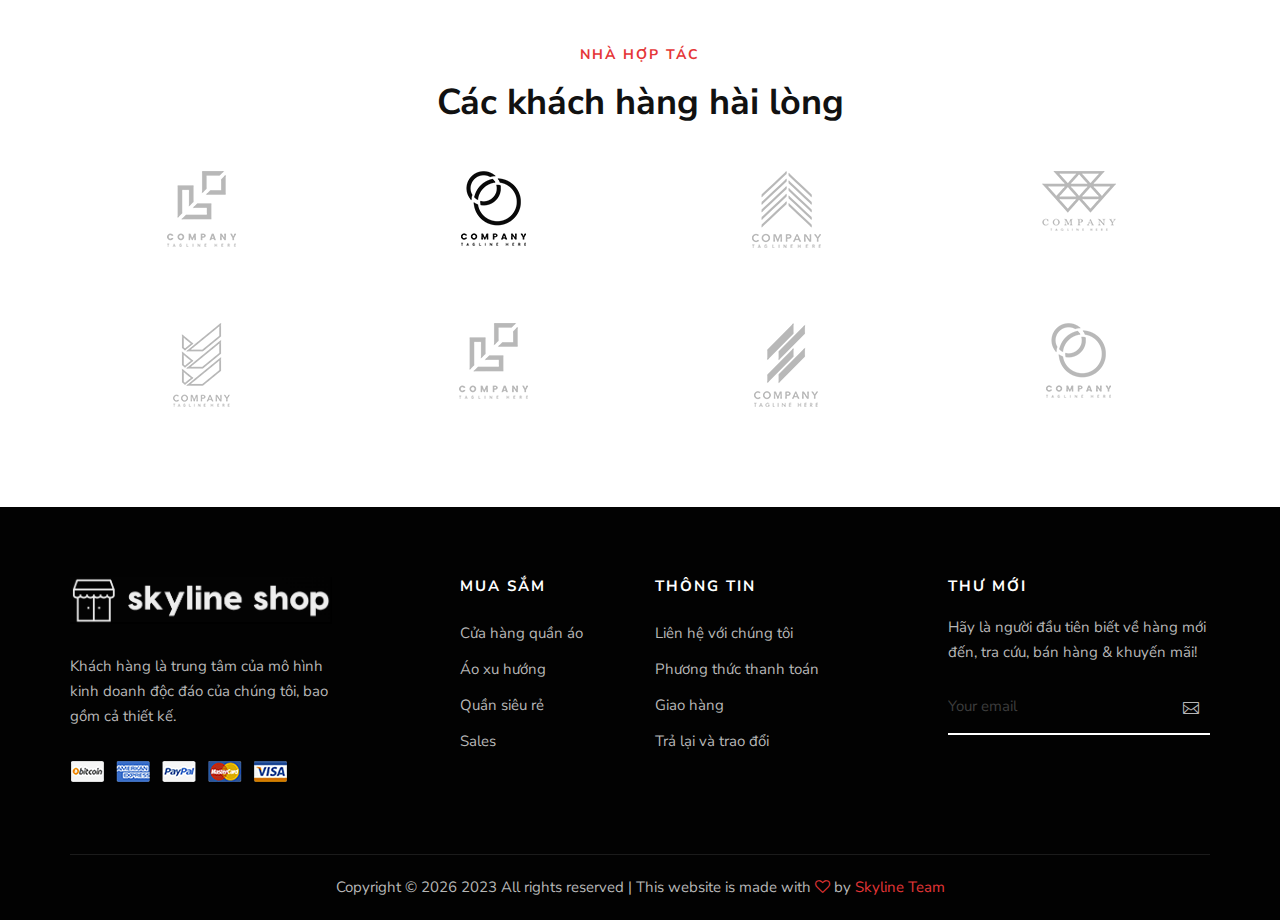
<file: about.html>
<!DOCTYPE html>
<html lang="zxx">
  <head>
    <meta charset="UTF-8" />
    <meta name="description" content="Male_Fashion Template" />
    <meta name="keywords" content="Male_Fashion, unica, creative, html" />
    <meta name="viewport" content="width=device-width, initial-scale=1.0" />
    <meta http-equiv="X-UA-Compatible" content="ie=edge" />
    <title>Skyline Shop</title>

    <!-- Google Font -->
    <link
      href="https://fonts.googleapis.com/css2?family=Nunito+Sans:wght@300;400;600;700;800;900&display=swap"
      rel="stylesheet"
    />
    <!-- font-awesome -->
    <link
      rel="stylesheet"
      href="https://cdnjs.cloudflare.com/ajax/libs/font-awesome/6.4.2/css/all.min.css"
      integrity="sha512-z3gLpd7yknf1YoNbCzqRKc4qyor8gaKU1qmn+CShxbuBusANI9QpRohGBreCFkKxLhei6S9CQXFEbbKuqLg0DA=="
      crossorigin="anonymous"
      referrerpolicy="no-referrer"
    />
    <link
      href="https://cdn.jsdelivr.net/npm/bootstrap@5.0.2/dist/css/bootstrap.min.css"
      rel="stylesheet"
      integrity="sha384-EVSTQN3/azprG1Anm3QDgpJLIm9Nao0Yz1ztcQTwFspd3yD65VohhpuuCOmLASjC"
      crossorigin="anonymous"
    />
    <!-- Libraries Stylesheet -->
    <link href="lib/animate/animate.min.css" rel="stylesheet" />
    <!-- Css Styles -->
    <link rel="stylesheet" href="css/bootstrap.min.css" type="text/css" />
    <link rel="stylesheet" href="css/font-awesome.min.css" type="text/css" />
    <link rel="stylesheet" href="css/elegant-icons.css" type="text/css" />
    <link rel="stylesheet" href="css/magnific-popup.css" type="text/css" />
    <link rel="stylesheet" href="css/nice-select.css" type="text/css" />
    <link rel="stylesheet" href="css/owl.carousel.min.css" type="text/css" />
    <link rel="stylesheet" href="css/slicknav.min.css" type="text/css" />
    <link rel="stylesheet" href="css/style.css" type="text/css" />
  </head>

  <body>
    <!-- Page Preloder -->
    <div id="preloder">
      <div class="loader"></div>
    </div>

    <!-- Offcanvas Menu Begin -->
    <div class="offcanvas-menu-overlay"></div>
    <div class="offcanvas-menu-wrapper">
      <div class="offcanvas__option">
        <div class="offcanvas__links">
          <a href="login.html">Đăng nhập</a>
          <a href="#">FAQs</a>
        </div>
        <div class="offcanvas__top__hover">
          <span>Usd <i class="arrow_carrot-down"></i></span>
          <ul>
            <li>USD</li>
            <li>VND</li>
          </ul>
        </div>
      </div>
      <div class="offcanvas__nav__option">
        <a href="#" class="search-switch"
          ><img src="img/icon/search.png" alt=""
        /></a>
        <a href="#"><img src="img/icon/heart.png" alt="" /></a>
        <a href="#"><img src="img/icon/cart.png" alt="" /> <span>0</span></a>
        <div class="price">$0.00</div>
      </div>
      <div id="mobile-menu-wrap"></div>
      <div class="offcanvas__text">
        <p>
          Miễn phí vận chuyển, hoàn trả trong 30 ngày hoặc đảm bảo hoàn tiền.
        </p>
      </div>
    </div>
    <!-- Offcanvas Menu End -->

    <!-- Header Section Begin -->
    <header class="header">
      <div class="header__top">
        <div class="container">
          <div class="row">
            <div class="col-lg-6 col-md-7">
              <div class="header__top__left">
                <p>
                  Miễn phí vận chuyển, hoàn trả trong 30 ngày hoặc đảm bảo hoàn
                  tiền.
                </p>
              </div>
            </div>
            <div class="col-lg-6 col-md-5">
              <div class="header__top__right">
                <div class="header__top__links">
                  <a href="login.html">Đăng nhập</a>
                  <a href="#">FAQs</a>
                </div>
                <div class="header__top__hover">
                  <span>Usd <i class="arrow_carrot-down"></i></span>
                  <ul>
                    <li>USD</li>
                    <li>VND</li>
                  </ul>
                </div>
              </div>
            </div>
          </div>
        </div>
      </div>
      <div class="container">
        <div class="row">
          <div class="col-lg-3 col-md-3">
            <div class="header__logo">
              <a href="./index.html"
                ><img src="img/logo_skyline.png" alt=""
              /></a>
            </div>
          </div>
          <div class="col-lg-6 col-md-6">
            <nav class="header__menu mobile-menu">
              <ul>
                <li><a href="./index.html">Trang Chủ</a></li>
                <li><a href="./shop.html">Cửa Hàng</a></li>
                <li>
                  <a href="#">Pages</a>
                  <ul class="dropdown">
                    <li><a href="./about.html">Về Chúng Tôi</a></li>
                    <li><a href="./shop-details.html">Chi Tiết Sản Phẩm</a></li>
                    <li><a href="./shopping-cart.html">Giỏ Hàng</a></li>
                    <li><a href="./checkout.html">Thanh Toán</a></li>
                    <li><a href="./blog-details.html">Chi Tiết Blog</a></li>
                  </ul>
                </li>
                <li class="active"><a href="./blog.html">Blog</a></li>
                <li><a href="./contact.html">Liên Hệ</a></li>
              </ul>
            </nav>
          </div>
          <div class="col-lg-3 col-md-3">
            <div class="header__nav__option">
              <a href="#" class="search-switch"
                ><img src="img/icon/search.png" alt=""
              /></a>
              <a href="#"><img src="img/icon/heart.png" alt="" /></a>
              <a href="#"
                ><img src="img/icon/cart.png" alt="" /> <span>0</span></a
              >
              <div class="price">$0.00</div>
            </div>
          </div>
        </div>
        <div class="canvas__open"><i class="fa fa-bars"></i></div>
      </div>
    </header>
    <!-- Header Section End -->

    <!-- Breadcrumb Section Begin -->
    <section class="breadcrumb-option">
      <div class="container">
        <div class="row">
          <div class="col-lg-12">
            <div class="breadcrumb__text">
              <h4>About Us</h4>
              <div class="breadcrumb__links">
                <a href="./index.html">Trang Chủ</a>
                <span>About Us</span>
              </div>
            </div>
          </div>
        </div>
      </div>
    </section>
    <!-- Breadcrumb Section End -->

    <!-- About Section Begin -->
    <section class="about spad">
      <div class="container">
        <div class="row">
          <div class="col-lg-12">
            <div class="about__pic">
              <img src="img/about/about-us.jpg" alt="" />
            </div>
          </div>
        </div>
        <div class="row">
          <div class="col-lg-4 col-md-4 col-sm-6">
            <div class="about__item">
              <h4>Chúng tôi là ai ?</h4>
              <p>
                Các chương trình quảng cáo theo ngữ cảnh đôi khi cũng có những chính sách nghiêm ngặt cần được tuân thủ. Hãy lấy Google làm ví dụ.
              </p>
            </div>
          </div>
          <div class="col-lg-4 col-md-4 col-sm-6">
            <div class="about__item">
              <h4>Chúng tôi làm gì ?</h4>
              <p>
                Trong thế hệ kỹ thuật số này, nơi có thể dễ dàng lấy được thông tin trong vòng vài giây, danh thiếp vẫn giữ được tầm quan trọng của chúng.

              </p>
            </div>
          </div>
          <div class="col-lg-4 col-md-4 col-sm-6">
            <div class="about__item">
              <h4>Tại sao nên chọn chúng tôi</h4>
              <p>
                Một ngôi nhà hai hoặc ba tầng là cách lý tưởng để tối đa hóa
                 mảnh đất nơi có nhà của chúng tôi, nhưng dành cho người già hoặc ốm yếu
                 mọi người.
              </p>
            </div>
          </div>
        </div>
      </div>
    </section>
    <!-- About Section End -->

    <!-- Testimonial Section Begin -->
    <section class="testimonial">
      <div class="container-fluid">
        <div class="row">
          <div class="col-lg-6 p-0">
            <div class="testimonial__text">
              <span class="icon_quotations"></span>
              <p>
                “Đi ra ngoài sau giờ làm việc? Mang theo máy uốn tóc butan để
                 văn phòng, sưởi ấm, tạo kiểu tóc trước khi rời khỏi văn phòng
                 văn phòng và bạn sẽ không phải quay về nhà nữa.”
              </p>
              <div class="testimonial__author">
                <div class="testimonial__author__pic">
                  <img src="img/about/testimonial-author.jpg" alt="" />
                </div>
                <div class="testimonial__author__text">
                  <h5>Augusta Schultz</h5>
                  <p>Fashion Design</p>
                </div>
              </div>
            </div>
          </div>
          <div class="col-lg-6 p-0">
            <div
              class="testimonial__pic set-bg"
              data-setbg="img/about/testimonial-pic.jpg"
            ></div>
          </div>
        </div>
      </div>
    </section>
    <!-- Testimonial Section End -->

    <!-- Counter Section Begin -->
    <section class="counter spad">
      <div class="container">
        <div class="row">
          <div class="col-lg-3 col-md-6 col-sm-6">
            <div class="counter__item">
              <div class="counter__item__number">
                <h2 class="cn_num">102</h2>
              </div>
              <span>Khách hàng <br />của chúng tôi</span>
            </div>
          </div>
          <div class="col-lg-3 col-md-6 col-sm-6">
            <div class="counter__item">
              <div class="counter__item__number">
                <h2 class="cn_num">30</h2>
              </div>
              <span>Tổng số <br />danh mục</span>
            </div>
          </div>
          <div class="col-lg-3 col-md-6 col-sm-6">
            <div class="counter__item">
              <div class="counter__item__number">
                <h2 class="cn_num">102</h2>
              </div>
              <span>Trong <br />nước</span>
            </div>
          </div>
          <div class="col-lg-3 col-md-6 col-sm-6">
            <div class="counter__item">
              <div class="counter__item__number">
                <h2 class="cn_num">98</h2>
                <strong>%</strong>
              </div>
              <span>Khách hàng <br />hài lòng</span>
            </div>
          </div>
        </div>
      </div>
    </section>
    <!-- Counter Section End -->

    <!-- Team Section Begin -->
    <section class="team spad">
      <div class="container">
        <div class="row">
          <div class="col-lg-12">
            <div class="section-title">
              <span>Đội của chúng tôi</span>
              <h2>Hãy gặp gỡ đội của chúng tôi</h2>
            </div>
          </div>
        </div>
        <div class="row">
          <div class="col-lg-3 col-md-6 col-sm-6">
            <div class="team__item">
              <img src="img/about/team-1.jpg" alt="" />
              <h4>Trương Văn Lâm</h4>
              <span>Fashion Design</span>
            </div>
          </div>
          <div class="col-lg-3 col-md-6 col-sm-6">
            <div class="team__item">
              <img src="img/about/team-2.jpg" alt="" />
              <h4>Trần Công Quang Phú</h4>
              <span>C.E.O</span>
            </div>
          </div>
          <div class="col-lg-3 col-md-6 col-sm-6">
            <div class="team__item">
              <img src="img/about/team-3.jpg" alt="" />
              <h4>Lê Phước Đức</h4>
              <span>Manager</span>
            </div>
          </div>
          <div class="col-lg-3 col-md-6 col-sm-6">
            <div class="team__item">
              <img src="img/about/team-4.jpg" alt="" />
              <h4>Phạm Thanh Trúc</h4>
              <span>Delivery</span>
            </div>
          </div>

          <div class="row d-flex justify-content-center">
            <div class="col-lg-3 col-md-6 col-sm-6">
              <div class="team__item">
                <img src="img/about/team-1.jpg" alt="" />
                <h4>Trần Văn Lượng</h4>
                <span>Fashion Design</span>
              </div>
            </div>
            <div class="col-lg-3 col-md-6 col-sm-6">
              <div class="team__item">
                <img src="img/about/team-1.jpg" alt="" />
                <h4>Phan Lê Văn Minh</h4>
                <span>Fashion Design</span>
              </div>
            </div>
            <div class="col-lg-3 col-md-6 col-sm-6">
              <div class="team__item">
                <img src="img/about/team-1.jpg" alt="" />
                <h4>Phạm Văn Bảo</h4>
                <span>Fashion Design</span>
              </div>
            </div>
          </div>
          
        </div>
      </div>
    </section>
    <!-- Team Section End -->

    <!-- Client Section Begin -->
    <section class="clients spad">
      <div class="container">
        <div class="row">
          <div class="col-lg-12">
            <div class="section-title">
              <span>Nhà hợp tác</span>
              <h2>Các khách hàng hài lòng</h2>
            </div>
          </div>
        </div>
        <div class="row">
          <div class="col-lg-3 col-md-4 col-sm-4 col-6">
            <a href="#" class="client__item"
              ><img src="img/clients/client-1.png" alt=""
            /></a>
          </div>
          <div class="col-lg-3 col-md-4 col-sm-4 col-6">
            <a href="#" class="client__item"
              ><img src="img/clients/client-2.png" alt=""
            /></a>
          </div>
          <div class="col-lg-3 col-md-4 col-sm-4 col-6">
            <a href="#" class="client__item"
              ><img src="img/clients/client-3.png" alt=""
            /></a>
          </div>
          <div class="col-lg-3 col-md-4 col-sm-4 col-6">
            <a href="#" class="client__item"
              ><img src="img/clients/client-4.png" alt=""
            /></a>
          </div>
          <div class="col-lg-3 col-md-4 col-sm-4 col-6">
            <a href="#" class="client__item"
              ><img src="img/clients/client-5.png" alt=""
            /></a>
          </div>
          <div class="col-lg-3 col-md-4 col-sm-4 col-6">
            <a href="#" class="client__item"
              ><img src="img/clients/client-6.png" alt=""
            /></a>
          </div>
          <div class="col-lg-3 col-md-4 col-sm-4 col-6">
            <a href="#" class="client__item"
              ><img src="img/clients/client-7.png" alt=""
            /></a>
          </div>
          <div class="col-lg-3 col-md-4 col-sm-4 col-6">
            <a href="#" class="client__item"
              ><img src="img/clients/client-8.png" alt=""
            /></a>
          </div>
        </div>
      </div>
    </section>
    <!-- Client Section End -->

    <!-- Footer Section Begin -->
    <footer class="footer">
      <div class="container">
        <div class="row">
          <div class="col-lg-3 col-md-6 col-sm-6">
            <div class="footer__about">
              <div class="footer__logo">
                <a href="index.html"
                  ><img src="img/logo-footer-sky.png" alt=""
                /></a>
              </div>
              <p>
                Khách hàng là trung tâm của mô hình kinh doanh độc đáo của chúng
                tôi, bao gồm cả thiết kế.
              </p>
              <a href="#"><img src="img/payment.png" alt="" /></a>
            </div>
          </div>
          <div class="col-lg-2 offset-lg-1 col-md-3 col-sm-6">
            <div class="footer__widget">
              <h6>Mua sắm</h6>
              <ul>
                <li><a href="shop.html">Cửa hàng quần áo</a></li>
                <li><a href="shop.html">Áo xu hướng</a></li>
                <li><a href="shop.html">Quần siêu rẻ</a></li>
                <li><a href="shop.html">Sales</a></li>
              </ul>
            </div>
          </div>
          <div class="col-lg-2 col-md-3 col-sm-6">
            <div class="footer__widget">
              <h6>Thông tin</h6>
              <ul>
                <li><a href="contact.html">Liên hệ với chúng tôi</a></li>
                <li><a href="#">Phương thức thanh toán</a></li>
                <li><a href="#">Giao hàng</a></li>
                <li><a href="#">Trả lại và trao đổi</a></li>
              </ul>
            </div>
          </div>
          <div class="col-lg-3 offset-lg-1 col-md-6 col-sm-6">
            <div class="footer__widget">
              <h6>Thư mới</h6>
              <div class="footer__newslatter">
                <p>
                  Hãy là người đầu tiên biết về hàng mới đến, tra cứu, bán hàng
                  & khuyến mãi!
                </p>
                <form action="#">
                  <input type="text" placeholder="Your email" />
                  <button type="submit">
                    <span class="icon_mail_alt"></span>
                  </button>
                </form>
              </div>
            </div>
          </div>
        </div>
        <div class="row">
          <div class="col-lg-12 text-center">
            <div class="footer__copyright__text">
              <p>
                Copyright ©
                <script>
                  document.write(new Date().getFullYear());
                </script>
                2023 All rights reserved | This website is made with
                <i class="fa fa-heart-o" aria-hidden="true"></i> by
                <a href="#!" target="_blank">Skyline Team</a>
              </p>
            </div>
          </div>
        </div>
      </div>
    </footer>
    <!-- Footer Section End -->

    <!-- Search Begin -->
    <div class="search-model">
      <div class="h-100 d-flex align-items-center justify-content-center">
        <div class="search-close-switch">+</div>
        <form class="search-model-form">
          <input type="text" id="search-input" placeholder="Search here....." />
        </form>
      </div>
    </div>
    <!-- Back to Top -->
    <a
      href="#!"
      class="btn btn-lg btn-primary glow-on-hover btn-lg-square rounded-circle back-to-top"
      ><i class="fa-solid fa-arrow-up"></i
    ></a>

    <a
      id="callButton"
      href="#!"
      class="btn btn-lg btn-primary glow-on-hover btn-lg-contact rounded-circle btn-phone"
      ><i class="fa-solid fa-phone-volume"></i>
    </a>
    <a
      id="callButton"
      href="#!"
      class="btn btn-lg btn-primary glow-on-hover btn-lg-contact rounded-circle btn-mess"
      ><i class="fa-brands fa-facebook-messenger"></i>
    </a>
    <!-- Js Plugins -->
    <script src="js/jquery-3.3.1.min.js"></script>
    <script src="js/bootstrap.min.js"></script>
    <script src="js/jquery.nice-select.min.js"></script>
    <script src="js/jquery.nicescroll.min.js"></script>
    <script src="js/jquery.magnific-popup.min.js"></script>
    <script src="js/jquery.countdown.min.js"></script>
    <script src="js/jquery.slicknav.js"></script>
    <script src="js/mixitup.min.js"></script>
    <script src="js/owl.carousel.min.js"></script>
    <script src="lib/wow/wow.min.js"></script>
    <script src="lib/easing/easing.min.js"></script>
    <script src="js/main.js"></script>
  </body>
</html>
</file>
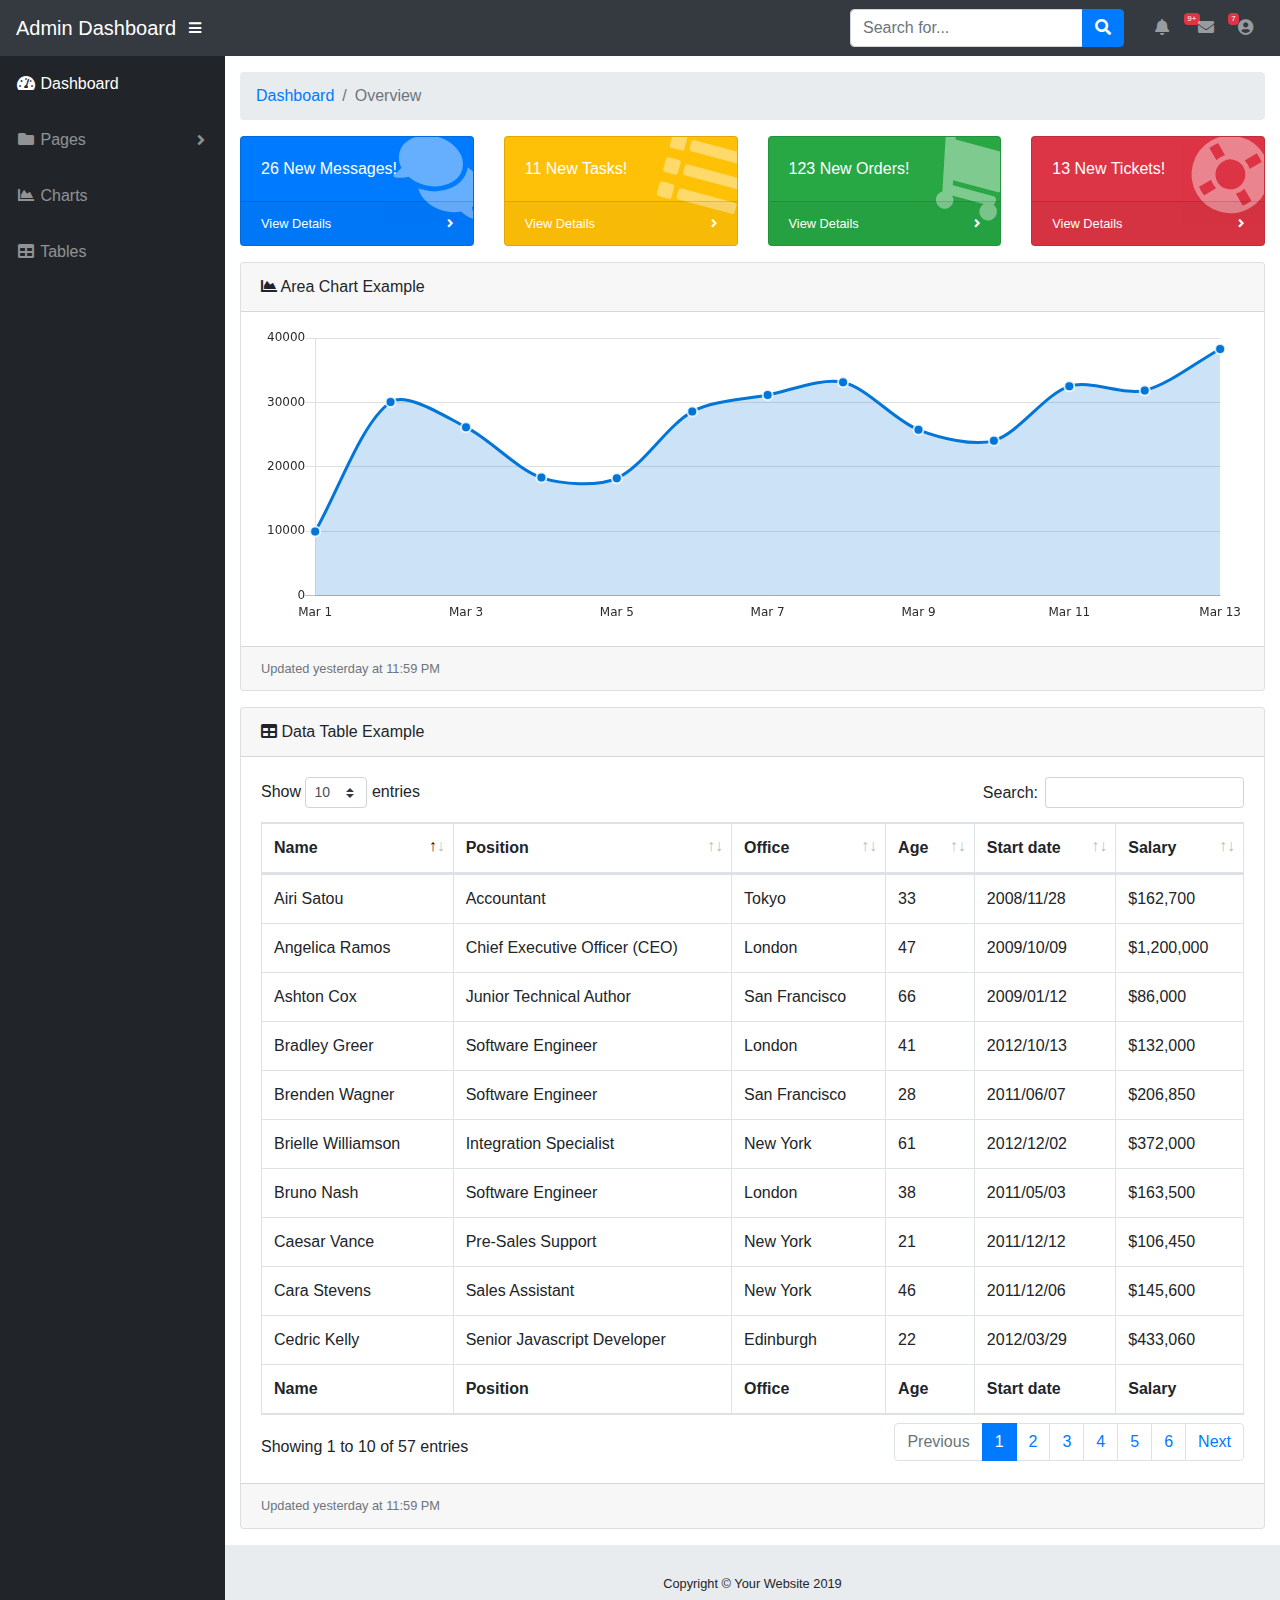
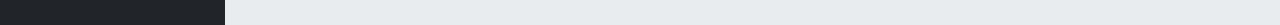
<file: admin.html>
<!DOCTYPE html>
<html lang="en">
  <head>
    <meta charset="utf-8" />
    <meta http-equiv="X-UA-Compatible" content="IE=edge" />
    <meta
      name="viewport"
      content="width=device-width, initial-scale=1, shrink-to-fit=no"
    />
    <meta name="description" content="" />
    <meta name="author" content="" />

    <title>Admin - Dashboard</title>

    <!-- Custom fonts for This website-->
    <link
      href="vendor/fontawesome-free/css/all.min.css"
      rel="stylesheet"
      type="text/css"
    />

    <!-- Page level plugin CSS-->
    <link href="vendor/datatables/dataTables.bootstrap4.css" rel="stylesheet" />

    <!-- Custom styles for This website-->
    <link href="css/sb-admin.css" rel="stylesheet" />
  </head>

  <body id="page-top">
    <nav class="navbar navbar-expand navbar-dark bg-dark static-top">
      <a class="navbar-brand mr-1" href="admin.html">Admin Dashboard</a>

      <button
        class="btn btn-link btn-sm text-white order-1 order-sm-0"
        id="sidebarToggle"
        href="#"
      >
        <i class="fas fa-bars"></i>
      </button>

      <!-- Navbar Search -->
      <form
        class="d-none d-md-inline-block form-inline ml-auto mr-0 mr-md-3 my-2 my-md-0"
      >
        <div class="input-group">
          <input
            type="text"
            class="form-control"
            placeholder="Search for..."
            aria-label="Search"
            aria-describedby="basic-addon2"
          />
          <div class="input-group-append">
            <button class="btn btn-primary" type="button">
              <i class="fas fa-search"></i>
            </button>
          </div>
        </div>
      </form>

      <!-- Navbar -->
      <ul class="navbar-nav ml-auto ml-md-0">
        <li class="nav-item dropdown no-arrow mx-1">
          <a
            class="nav-link dropdown-toggle"
            href="#"
            id="alertsDropdown"
            role="button"
            data-toggle="dropdown"
            aria-haspopup="true"
            aria-expanded="false"
          >
            <i class="fas fa-bell fa-fw"></i>
            <span class="badge badge-danger">9+</span>
          </a>
          <div
            class="dropdown-menu dropdown-menu-right"
            aria-labelledby="alertsDropdown"
          >
            <a class="dropdown-item" href="#">Action</a>
            <a class="dropdown-item" href="#">Another action</a>
            <div class="dropdown-divider"></div>
            <a class="dropdown-item" href="#">Something else here</a>
          </div>
        </li>
        <li class="nav-item dropdown no-arrow mx-1">
          <a
            class="nav-link dropdown-toggle"
            href="#"
            id="messagesDropdown"
            role="button"
            data-toggle="dropdown"
            aria-haspopup="true"
            aria-expanded="false"
          >
            <i class="fas fa-envelope fa-fw"></i>
            <span class="badge badge-danger">7</span>
          </a>
          <div
            class="dropdown-menu dropdown-menu-right"
            aria-labelledby="messagesDropdown"
          >
            <a class="dropdown-item" href="#">Action</a>
            <a class="dropdown-item" href="#">Another action</a>
            <div class="dropdown-divider"></div>
            <a class="dropdown-item" href="#">Something else here</a>
          </div>
        </li>
        <li class="nav-item dropdown no-arrow">
          <a
            class="nav-link dropdown-toggle"
            href="#"
            id="userDropdown"
            role="button"
            data-toggle="dropdown"
            aria-haspopup="true"
            aria-expanded="false"
          >
            <i class="fas fa-user-circle fa-fw"></i>
          </a>
          <div
            class="dropdown-menu dropdown-menu-right"
            aria-labelledby="userDropdown"
          >
            <a class="dropdown-item" href="#">Settings</a>
            <a class="dropdown-item" href="#">Activity Log</a>
            <div class="dropdown-divider"></div>
            <a
              class="dropdown-item"
              href="#"
              data-toggle="modal"
              data-target="#logoutModal"
              >Logout</a
            >
          </div>
        </li>
      </ul>
    </nav>

    <div id="wrapper">
      <!-- Sidebar -->
      <ul class="sidebar navbar-nav">
        <li class="nav-item active">
          <a class="nav-link" href="index.html">
            <i class="fas fa-fw fa-tachometer-alt"></i>
            <span>Dashboard</span>
          </a>
        </li>
        <li class="nav-item dropdown">
          <a
            class="nav-link dropdown-toggle"
            href="#"
            id="pagesDropdown"
            role="button"
            data-toggle="dropdown"
            aria-haspopup="true"
            aria-expanded="false"
          >
            <i class="fas fa-fw fa-folder"></i>
            <span>Pages</span>
          </a>
          <div class="dropdown-menu" aria-labelledby="pagesDropdown">
            <h6 class="dropdown-header">Login Screens:</h6>
            <a class="dropdown-item" href="#!">Login</a>
            <a class="dropdown-item" href="#!">Register</a>
            <a class="dropdown-item" href="#!">Forgot Password</a>
            <div class="dropdown-divider"></div>
            <h6 class="dropdown-header">Other Pages:</h6>
            <a class="dropdown-item" href="#!">404 Page</a>
            <a class="dropdown-item" href="#!">Blank Page</a>
          </div>
        </li>
        <li class="nav-item">
          <a class="nav-link" href="charts.html">
            <i class="fas fa-fw fa-chart-area"></i>
            <span>Charts</span></a
          >
        </li>
        <li class="nav-item">
          <a class="nav-link" href="tables.html">
            <i class="fas fa-fw fa-table"></i>
            <span>Tables</span></a
          >
        </li>
      </ul>

      <div id="content-wrapper">
        <div class="container-fluid">
          <!-- Breadcrumbs-->
          <ol class="breadcrumb">
            <li class="breadcrumb-item">
              <a href="#">Dashboard</a>
            </li>
            <li class="breadcrumb-item active">Overview</li>
          </ol>

          <!-- Icon Cards-->
          <div class="row">
            <div class="col-xl-3 col-sm-6 mb-3">
              <div class="card text-white bg-primary o-hidden h-100">
                <div class="card-body">
                  <div class="card-body-icon">
                    <i class="fas fa-fw fa-comments"></i>
                  </div>
                  <div class="mr-5">26 New Messages!</div>
                </div>
                <a class="card-footer text-white clearfix small z-1" href="#">
                  <span class="float-left">View Details</span>
                  <span class="float-right">
                    <i class="fas fa-angle-right"></i>
                  </span>
                </a>
              </div>
            </div>
            <div class="col-xl-3 col-sm-6 mb-3">
              <div class="card text-white bg-warning o-hidden h-100">
                <div class="card-body">
                  <div class="card-body-icon">
                    <i class="fas fa-fw fa-list"></i>
                  </div>
                  <div class="mr-5">11 New Tasks!</div>
                </div>
                <a class="card-footer text-white clearfix small z-1" href="#">
                  <span class="float-left">View Details</span>
                  <span class="float-right">
                    <i class="fas fa-angle-right"></i>
                  </span>
                </a>
              </div>
            </div>
            <div class="col-xl-3 col-sm-6 mb-3">
              <div class="card text-white bg-success o-hidden h-100">
                <div class="card-body">
                  <div class="card-body-icon">
                    <i class="fas fa-fw fa-shopping-cart"></i>
                  </div>
                  <div class="mr-5">123 New Orders!</div>
                </div>
                <a class="card-footer text-white clearfix small z-1" href="#">
                  <span class="float-left">View Details</span>
                  <span class="float-right">
                    <i class="fas fa-angle-right"></i>
                  </span>
                </a>
              </div>
            </div>
            <div class="col-xl-3 col-sm-6 mb-3">
              <div class="card text-white bg-danger o-hidden h-100">
                <div class="card-body">
                  <div class="card-body-icon">
                    <i class="fas fa-fw fa-life-ring"></i>
                  </div>
                  <div class="mr-5">13 New Tickets!</div>
                </div>
                <a class="card-footer text-white clearfix small z-1" href="#">
                  <span class="float-left">View Details</span>
                  <span class="float-right">
                    <i class="fas fa-angle-right"></i>
                  </span>
                </a>
              </div>
            </div>
          </div>

          <!-- Area Chart Example-->
          <div class="card mb-3">
            <div class="card-header">
              <i class="fas fa-chart-area"></i>
              Area Chart Example
            </div>
            <div class="card-body">
              <canvas id="myAreaChart" width="100%" height="30"></canvas>
            </div>
            <div class="card-footer small text-muted">
              Updated yesterday at 11:59 PM
            </div>
          </div>

          <!-- DataTables Example -->
          <div class="card mb-3">
            <div class="card-header">
              <i class="fas fa-table"></i>
              Data Table Example
            </div>
            <div class="card-body">
              <div class="table-responsive">
                <table
                  class="table table-bordered"
                  id="dataTable"
                  width="100%"
                  cellspacing="0"
                >
                  <thead>
                    <tr>
                      <th>Name</th>
                      <th>Position</th>
                      <th>Office</th>
                      <th>Age</th>
                      <th>Start date</th>
                      <th>Salary</th>
                    </tr>
                  </thead>
                  <tfoot>
                    <tr>
                      <th>Name</th>
                      <th>Position</th>
                      <th>Office</th>
                      <th>Age</th>
                      <th>Start date</th>
                      <th>Salary</th>
                    </tr>
                  </tfoot>
                  <tbody>
                    <tr>
                      <td>Tiger Nixon</td>
                      <td>System Architect</td>
                      <td>Edinburgh</td>
                      <td>61</td>
                      <td>2011/04/25</td>
                      <td>$320,800</td>
                    </tr>
                    <tr>
                      <td>Garrett Winters</td>
                      <td>Accountant</td>
                      <td>Tokyo</td>
                      <td>63</td>
                      <td>2011/07/25</td>
                      <td>$170,750</td>
                    </tr>
                    <tr>
                      <td>Ashton Cox</td>
                      <td>Junior Technical Author</td>
                      <td>San Francisco</td>
                      <td>66</td>
                      <td>2009/01/12</td>
                      <td>$86,000</td>
                    </tr>
                    <tr>
                      <td>Cedric Kelly</td>
                      <td>Senior Javascript Developer</td>
                      <td>Edinburgh</td>
                      <td>22</td>
                      <td>2012/03/29</td>
                      <td>$433,060</td>
                    </tr>
                    <tr>
                      <td>Airi Satou</td>
                      <td>Accountant</td>
                      <td>Tokyo</td>
                      <td>33</td>
                      <td>2008/11/28</td>
                      <td>$162,700</td>
                    </tr>
                    <tr>
                      <td>Brielle Williamson</td>
                      <td>Integration Specialist</td>
                      <td>New York</td>
                      <td>61</td>
                      <td>2012/12/02</td>
                      <td>$372,000</td>
                    </tr>
                    <tr>
                      <td>Herrod Chandler</td>
                      <td>Sales Assistant</td>
                      <td>San Francisco</td>
                      <td>59</td>
                      <td>2012/08/06</td>
                      <td>$137,500</td>
                    </tr>
                    <tr>
                      <td>Rhona Davidson</td>
                      <td>Integration Specialist</td>
                      <td>Tokyo</td>
                      <td>55</td>
                      <td>2010/10/14</td>
                      <td>$327,900</td>
                    </tr>
                    <tr>
                      <td>Colleen Hurst</td>
                      <td>Javascript Developer</td>
                      <td>San Francisco</td>
                      <td>39</td>
                      <td>2009/09/15</td>
                      <td>$205,500</td>
                    </tr>
                    <tr>
                      <td>Sonya Frost</td>
                      <td>Software Engineer</td>
                      <td>Edinburgh</td>
                      <td>23</td>
                      <td>2008/12/13</td>
                      <td>$103,600</td>
                    </tr>
                    <tr>
                      <td>Jena Gaines</td>
                      <td>Office Manager</td>
                      <td>London</td>
                      <td>30</td>
                      <td>2008/12/19</td>
                      <td>$90,560</td>
                    </tr>
                    <tr>
                      <td>Quinn Flynn</td>
                      <td>Support Lead</td>
                      <td>Edinburgh</td>
                      <td>22</td>
                      <td>2013/03/03</td>
                      <td>$342,000</td>
                    </tr>
                    <tr>
                      <td>Charde Marshall</td>
                      <td>Regional Director</td>
                      <td>San Francisco</td>
                      <td>36</td>
                      <td>2008/10/16</td>
                      <td>$470,600</td>
                    </tr>
                    <tr>
                      <td>Haley Kennedy</td>
                      <td>Senior Marketing Designer</td>
                      <td>London</td>
                      <td>43</td>
                      <td>2012/12/18</td>
                      <td>$313,500</td>
                    </tr>
                    <tr>
                      <td>Tatyana Fitzpatrick</td>
                      <td>Regional Director</td>
                      <td>London</td>
                      <td>19</td>
                      <td>2010/03/17</td>
                      <td>$385,750</td>
                    </tr>
                    <tr>
                      <td>Michael Silva</td>
                      <td>Marketing Designer</td>
                      <td>London</td>
                      <td>66</td>
                      <td>2012/11/27</td>
                      <td>$198,500</td>
                    </tr>
                    <tr>
                      <td>Paul Byrd</td>
                      <td>Chief Financial Officer (CFO)</td>
                      <td>New York</td>
                      <td>64</td>
                      <td>2010/06/09</td>
                      <td>$725,000</td>
                    </tr>
                    <tr>
                      <td>Gloria Little</td>
                      <td>Systems Administrator</td>
                      <td>New York</td>
                      <td>59</td>
                      <td>2009/04/10</td>
                      <td>$237,500</td>
                    </tr>
                    <tr>
                      <td>Bradley Greer</td>
                      <td>Software Engineer</td>
                      <td>London</td>
                      <td>41</td>
                      <td>2012/10/13</td>
                      <td>$132,000</td>
                    </tr>
                    <tr>
                      <td>Dai Rios</td>
                      <td>Personnel Lead</td>
                      <td>Edinburgh</td>
                      <td>35</td>
                      <td>2012/09/26</td>
                      <td>$217,500</td>
                    </tr>
                    <tr>
                      <td>Jenette Caldwell</td>
                      <td>Development Lead</td>
                      <td>New York</td>
                      <td>30</td>
                      <td>2011/09/03</td>
                      <td>$345,000</td>
                    </tr>
                    <tr>
                      <td>Yuri Berry</td>
                      <td>Chief Marketing Officer (CMO)</td>
                      <td>New York</td>
                      <td>40</td>
                      <td>2009/06/25</td>
                      <td>$675,000</td>
                    </tr>
                    <tr>
                      <td>Caesar Vance</td>
                      <td>Pre-Sales Support</td>
                      <td>New York</td>
                      <td>21</td>
                      <td>2011/12/12</td>
                      <td>$106,450</td>
                    </tr>
                    <tr>
                      <td>Doris Wilder</td>
                      <td>Sales Assistant</td>
                      <td>Sidney</td>
                      <td>23</td>
                      <td>2010/09/20</td>
                      <td>$85,600</td>
                    </tr>
                    <tr>
                      <td>Angelica Ramos</td>
                      <td>Chief Executive Officer (CEO)</td>
                      <td>London</td>
                      <td>47</td>
                      <td>2009/10/09</td>
                      <td>$1,200,000</td>
                    </tr>
                    <tr>
                      <td>Gavin Joyce</td>
                      <td>Developer</td>
                      <td>Edinburgh</td>
                      <td>42</td>
                      <td>2010/12/22</td>
                      <td>$92,575</td>
                    </tr>
                    <tr>
                      <td>Jennifer Chang</td>
                      <td>Regional Director</td>
                      <td>Singapore</td>
                      <td>28</td>
                      <td>2010/11/14</td>
                      <td>$357,650</td>
                    </tr>
                    <tr>
                      <td>Brenden Wagner</td>
                      <td>Software Engineer</td>
                      <td>San Francisco</td>
                      <td>28</td>
                      <td>2011/06/07</td>
                      <td>$206,850</td>
                    </tr>
                    <tr>
                      <td>Fiona Green</td>
                      <td>Chief Operating Officer (COO)</td>
                      <td>San Francisco</td>
                      <td>48</td>
                      <td>2010/03/11</td>
                      <td>$850,000</td>
                    </tr>
                    <tr>
                      <td>Shou Itou</td>
                      <td>Regional Marketing</td>
                      <td>Tokyo</td>
                      <td>20</td>
                      <td>2011/08/14</td>
                      <td>$163,000</td>
                    </tr>
                    <tr>
                      <td>Michelle House</td>
                      <td>Integration Specialist</td>
                      <td>Sidney</td>
                      <td>37</td>
                      <td>2011/06/02</td>
                      <td>$95,400</td>
                    </tr>
                    <tr>
                      <td>Suki Burks</td>
                      <td>Developer</td>
                      <td>London</td>
                      <td>53</td>
                      <td>2009/10/22</td>
                      <td>$114,500</td>
                    </tr>
                    <tr>
                      <td>Prescott Bartlett</td>
                      <td>Technical Author</td>
                      <td>London</td>
                      <td>27</td>
                      <td>2011/05/07</td>
                      <td>$145,000</td>
                    </tr>
                    <tr>
                      <td>Gavin Cortez</td>
                      <td>Team Leader</td>
                      <td>San Francisco</td>
                      <td>22</td>
                      <td>2008/10/26</td>
                      <td>$235,500</td>
                    </tr>
                    <tr>
                      <td>Martena Mccray</td>
                      <td>Post-Sales support</td>
                      <td>Edinburgh</td>
                      <td>46</td>
                      <td>2011/03/09</td>
                      <td>$324,050</td>
                    </tr>
                    <tr>
                      <td>Unity Butler</td>
                      <td>Marketing Designer</td>
                      <td>San Francisco</td>
                      <td>47</td>
                      <td>2009/12/09</td>
                      <td>$85,675</td>
                    </tr>
                    <tr>
                      <td>Howard Hatfield</td>
                      <td>Office Manager</td>
                      <td>San Francisco</td>
                      <td>51</td>
                      <td>2008/12/16</td>
                      <td>$164,500</td>
                    </tr>
                    <tr>
                      <td>Hope Fuentes</td>
                      <td>Secretary</td>
                      <td>San Francisco</td>
                      <td>41</td>
                      <td>2010/02/12</td>
                      <td>$109,850</td>
                    </tr>
                    <tr>
                      <td>Vivian Harrell</td>
                      <td>Financial Controller</td>
                      <td>San Francisco</td>
                      <td>62</td>
                      <td>2009/02/14</td>
                      <td>$452,500</td>
                    </tr>
                    <tr>
                      <td>Timothy Mooney</td>
                      <td>Office Manager</td>
                      <td>London</td>
                      <td>37</td>
                      <td>2008/12/11</td>
                      <td>$136,200</td>
                    </tr>
                    <tr>
                      <td>Jackson Bradshaw</td>
                      <td>Director</td>
                      <td>New York</td>
                      <td>65</td>
                      <td>2008/09/26</td>
                      <td>$645,750</td>
                    </tr>
                    <tr>
                      <td>Olivia Liang</td>
                      <td>Support Engineer</td>
                      <td>Singapore</td>
                      <td>64</td>
                      <td>2011/02/03</td>
                      <td>$234,500</td>
                    </tr>
                    <tr>
                      <td>Bruno Nash</td>
                      <td>Software Engineer</td>
                      <td>London</td>
                      <td>38</td>
                      <td>2011/05/03</td>
                      <td>$163,500</td>
                    </tr>
                    <tr>
                      <td>Sakura Yamamoto</td>
                      <td>Support Engineer</td>
                      <td>Tokyo</td>
                      <td>37</td>
                      <td>2009/08/19</td>
                      <td>$139,575</td>
                    </tr>
                    <tr>
                      <td>Thor Walton</td>
                      <td>Developer</td>
                      <td>New York</td>
                      <td>61</td>
                      <td>2013/08/11</td>
                      <td>$98,540</td>
                    </tr>
                    <tr>
                      <td>Finn Camacho</td>
                      <td>Support Engineer</td>
                      <td>San Francisco</td>
                      <td>47</td>
                      <td>2009/07/07</td>
                      <td>$87,500</td>
                    </tr>
                    <tr>
                      <td>Serge Baldwin</td>
                      <td>Data Coordinator</td>
                      <td>Singapore</td>
                      <td>64</td>
                      <td>2012/04/09</td>
                      <td>$138,575</td>
                    </tr>
                    <tr>
                      <td>Zenaida Frank</td>
                      <td>Software Engineer</td>
                      <td>New York</td>
                      <td>63</td>
                      <td>2010/01/04</td>
                      <td>$125,250</td>
                    </tr>
                    <tr>
                      <td>Zorita Serrano</td>
                      <td>Software Engineer</td>
                      <td>San Francisco</td>
                      <td>56</td>
                      <td>2012/06/01</td>
                      <td>$115,000</td>
                    </tr>
                    <tr>
                      <td>Jennifer Acosta</td>
                      <td>Junior Javascript Developer</td>
                      <td>Edinburgh</td>
                      <td>43</td>
                      <td>2013/02/01</td>
                      <td>$75,650</td>
                    </tr>
                    <tr>
                      <td>Cara Stevens</td>
                      <td>Sales Assistant</td>
                      <td>New York</td>
                      <td>46</td>
                      <td>2011/12/06</td>
                      <td>$145,600</td>
                    </tr>
                    <tr>
                      <td>Hermione Butler</td>
                      <td>Regional Director</td>
                      <td>London</td>
                      <td>47</td>
                      <td>2011/03/21</td>
                      <td>$356,250</td>
                    </tr>
                    <tr>
                      <td>Lael Greer</td>
                      <td>Systems Administrator</td>
                      <td>London</td>
                      <td>21</td>
                      <td>2009/02/27</td>
                      <td>$103,500</td>
                    </tr>
                    <tr>
                      <td>Jonas Alexander</td>
                      <td>Developer</td>
                      <td>San Francisco</td>
                      <td>30</td>
                      <td>2010/07/14</td>
                      <td>$86,500</td>
                    </tr>
                    <tr>
                      <td>Shad Decker</td>
                      <td>Regional Director</td>
                      <td>Edinburgh</td>
                      <td>51</td>
                      <td>2008/11/13</td>
                      <td>$183,000</td>
                    </tr>
                    <tr>
                      <td>Michael Bruce</td>
                      <td>Javascript Developer</td>
                      <td>Singapore</td>
                      <td>29</td>
                      <td>2011/06/27</td>
                      <td>$183,000</td>
                    </tr>
                    <tr>
                      <td>Donna Snider</td>
                      <td>Customer Support</td>
                      <td>New York</td>
                      <td>27</td>
                      <td>2011/01/25</td>
                      <td>$112,000</td>
                    </tr>
                  </tbody>
                </table>
              </div>
            </div>
            <div class="card-footer small text-muted">
              Updated yesterday at 11:59 PM
            </div>
          </div>
        </div>
        <!-- /.container-fluid -->

        <!-- Sticky Footer -->
        <footer class="sticky-footer">
          <div class="container my-auto">
            <div class="copyright text-center my-auto">
              <span>Copyright © Your Website 2019</span>
            </div>
          </div>
        </footer>
      </div>
      <!-- /.content-wrapper -->
    </div>
    <!-- /#wrapper -->

    <!-- Scroll to Top Button-->
    <a class="scroll-to-top rounded" href="#page-top">
      <i class="fas fa-angle-up"></i>
    </a>

    <!-- Logout Modal-->
    <div
      class="modal fade"
      id="logoutModal"
      tabindex="-1"
      role="dialog"
      aria-labelledby="exampleModalLabel"
      aria-hidden="true"
    >
      <div class="modal-dialog" role="document">
        <div class="modal-content">
          <div class="modal-header">
            <h5 class="modal-title" id="exampleModalLabel">Ready to Leave?</h5>
            <button
              class="close"
              type="button"
              data-dismiss="modal"
              aria-label="Close"
            >
              <span aria-hidden="true">×</span>
            </button>
          </div>
          <div class="modal-body">
            Select "Logout" below if you are ready to end your current session.
          </div>
          <div class="modal-footer">
            <button
              class="btn btn-secondary"
              type="button"
              data-dismiss="modal"
            >
              Cancel
            </button>
            <a class="btn btn-primary" href="login.html">Logout</a>
          </div>
        </div>
      </div>
    </div>

    <!-- Bootstrap core JavaScript-->
    <script src="vendor/jquery/jquery.min.js"></script>
    <script src="vendor/bootstrap/js/bootstrap.bundle.min.js"></script>

    <!-- Core plugin JavaScript-->
    <script src="vendor/jquery-easing/jquery.easing.min.js"></script>

    <!-- Page level plugin JavaScript-->
    <script src="vendor/chart.js/Chart.min.js"></script>
    <script src="vendor/datatables/jquery.dataTables.js"></script>
    <script src="vendor/datatables/dataTables.bootstrap4.js"></script>

    <!-- Custom scripts for all pages-->
    <script src="js/sb-admin.min.js"></script>

    <!-- Demo scripts for this page-->
    <script src="js/demo/datatables-demo.js"></script>
    <script src="js/demo/chart-area-demo.js"></script>
  </body>
</html>
</file>
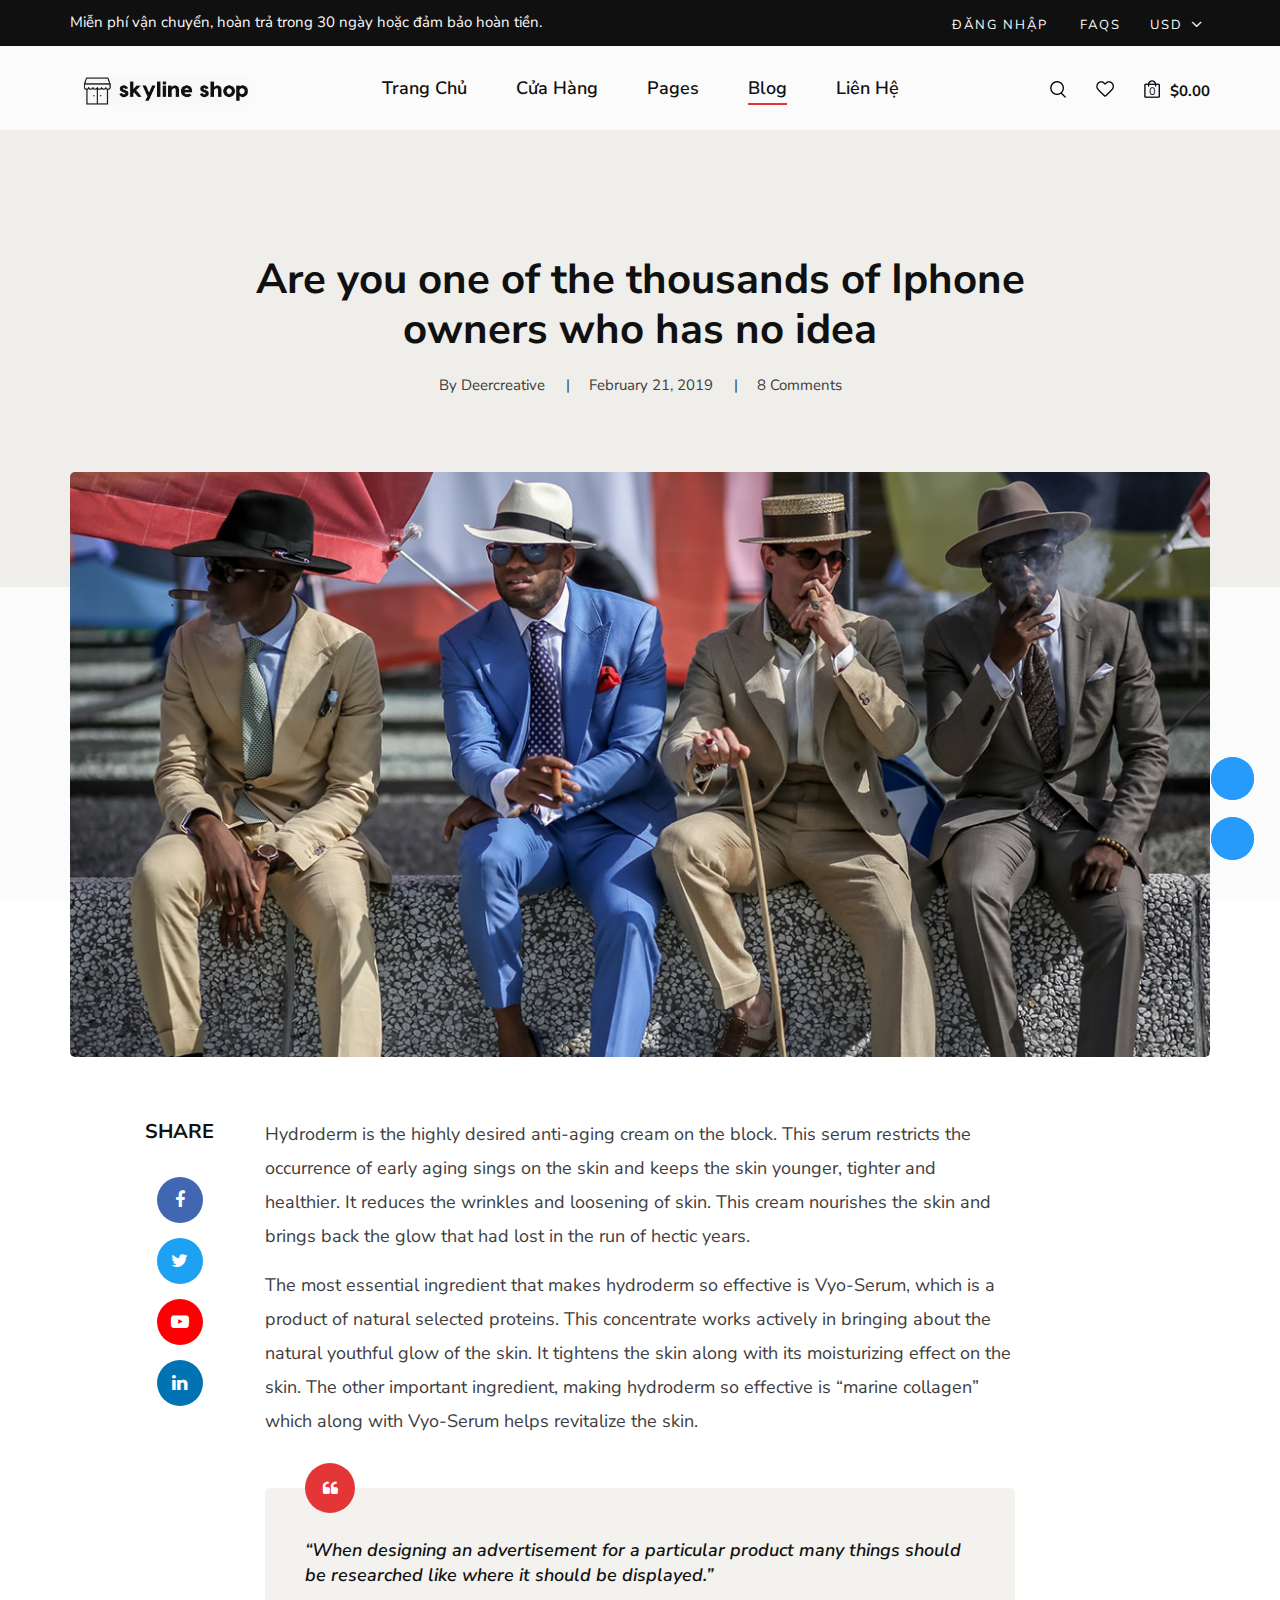
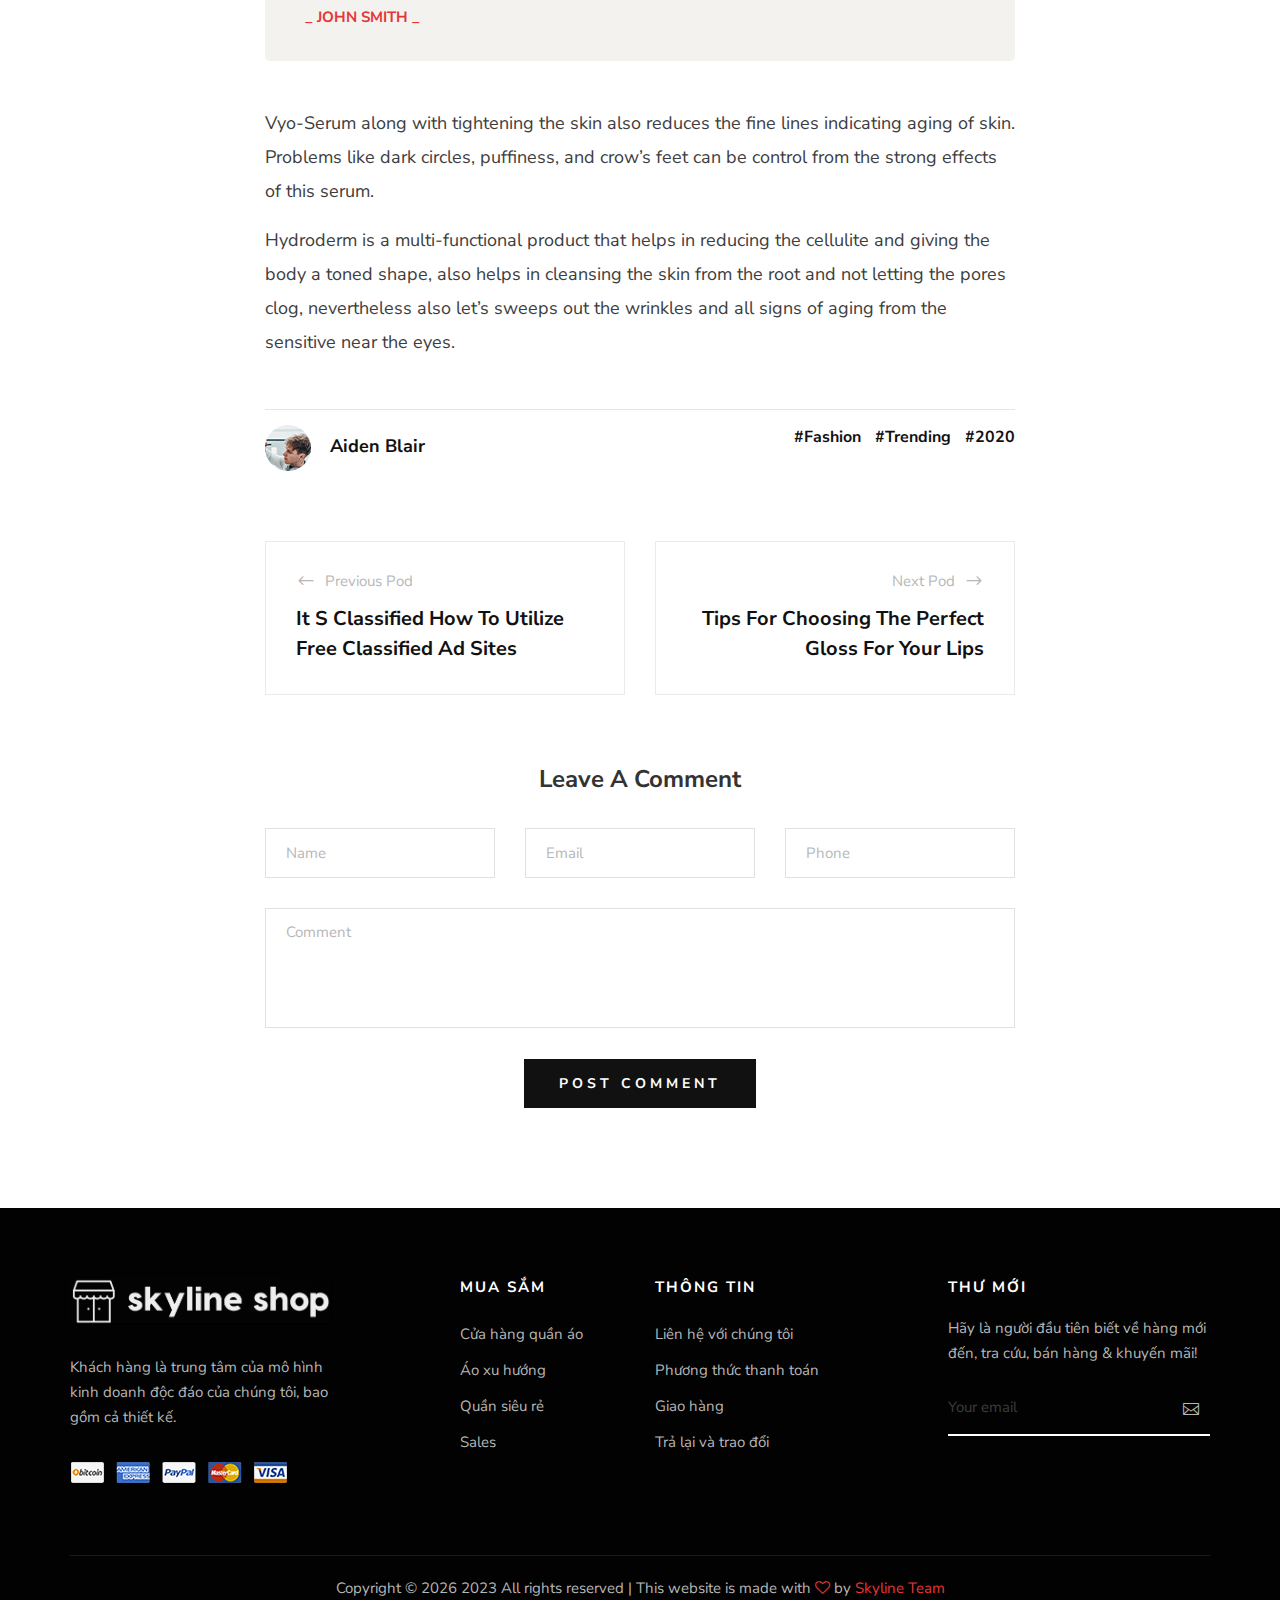
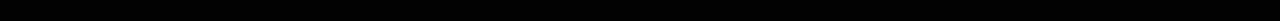
<file: blog-details.html>
<!DOCTYPE html>
<html lang="zxx">
  <head>
    <meta charset="UTF-8" />
    <meta name="description" content="Male_Fashion Template" />
    <meta name="keywords" content="Male_Fashion, unica, creative, html" />
    <meta name="viewport" content="width=device-width, initial-scale=1.0" />
    <meta http-equiv="X-UA-Compatible" content="ie=edge" />
    <title>Skyline Shop</title>

    <!-- Google Font -->
    <link
      href="https://fonts.googleapis.com/css2?family=Nunito+Sans:wght@300;400;600;700;800;900&display=swap"
      rel="stylesheet"
    />
    <!-- font-awesome -->
    <link
      rel="stylesheet"
      href="https://cdnjs.cloudflare.com/ajax/libs/font-awesome/6.4.2/css/all.min.css"
      integrity="sha512-z3gLpd7yknf1YoNbCzqRKc4qyor8gaKU1qmn+CShxbuBusANI9QpRohGBreCFkKxLhei6S9CQXFEbbKuqLg0DA=="
      crossorigin="anonymous"
      referrerpolicy="no-referrer"
    />
    <link
      href="https://cdn.jsdelivr.net/npm/bootstrap@5.0.2/dist/css/bootstrap.min.css"
      rel="stylesheet"
      integrity="sha384-EVSTQN3/azprG1Anm3QDgpJLIm9Nao0Yz1ztcQTwFspd3yD65VohhpuuCOmLASjC"
      crossorigin="anonymous"
    />
    <!-- Libraries Stylesheet -->
    <link href="lib/animate/animate.min.css" rel="stylesheet" />
    <!-- Css Styles -->
    <link rel="stylesheet" href="css/bootstrap.min.css" type="text/css" />
    <link rel="stylesheet" href="css/font-awesome.min.css" type="text/css" />
    <link rel="stylesheet" href="css/elegant-icons.css" type="text/css" />
    <link rel="stylesheet" href="css/magnific-popup.css" type="text/css" />
    <link rel="stylesheet" href="css/nice-select.css" type="text/css" />
    <link rel="stylesheet" href="css/owl.carousel.min.css" type="text/css" />
    <link rel="stylesheet" href="css/slicknav.min.css" type="text/css" />
    <link rel="stylesheet" href="css/style.css" type="text/css" />
  </head>

  <body>
    <!-- Page Preloder -->
    <div id="preloder">
      <div class="loader"></div>
    </div>

    <!-- Offcanvas Menu Begin -->
    <div class="offcanvas-menu-overlay"></div>
    <div class="offcanvas-menu-wrapper">
      <div class="offcanvas__option">
        <div class="offcanvas__links">
          <a href="login.html">Đăng nhập</a>
          <a href="#">FAQs</a>
        </div>
        <div class="offcanvas__top__hover">
          <span>Usd <i class="arrow_carrot-down"></i></span>
          <ul>
            <li>USD</li>
            <li>VND</li>
          </ul>
        </div>
      </div>
      <div class="offcanvas__nav__option">
        <a href="#" class="search-switch"
          ><img src="img/icon/search.png" alt=""
        /></a>
        <a href="#"><img src="img/icon/heart.png" alt="" /></a>
        <a href="#"><img src="img/icon/cart.png" alt="" /> <span>0</span></a>
        <div class="price">$0.00</div>
      </div>
      <div id="mobile-menu-wrap"></div>
      <div class="offcanvas__text">
        <p>
          Miễn phí vận chuyển, hoàn trả trong 30 ngày hoặc đảm bảo hoàn tiền.
        </p>
      </div>
    </div>
    <!-- Offcanvas Menu End -->

    <!-- Header Section Begin -->
    <header class="header">
      <div class="header__top">
        <div class="container">
          <div class="row">
            <div class="col-lg-6 col-md-7">
              <div class="header__top__left">
                <p>
                  Miễn phí vận chuyển, hoàn trả trong 30 ngày hoặc đảm bảo hoàn
                  tiền.
                </p>
              </div>
            </div>
            <div class="col-lg-6 col-md-5">
              <div class="header__top__right">
                <div class="header__top__links">
                  <a href="login.html">Đăng nhập</a>
                  <a href="#">FAQs</a>
                </div>
                <div class="header__top__hover">
                  <span>Usd <i class="arrow_carrot-down"></i></span>
                  <ul>
                    <li>USD</li>
                    <li>VND</li>
                  </ul>
                </div>
              </div>
            </div>
          </div>
        </div>
      </div>
      <div class="container">
        <div class="row">
          <div class="col-lg-3 col-md-3">
            <div class="header__logo">
              <a href="./index.html"
                ><img src="img/logo_skyline.png" alt=""
              /></a>
            </div>
          </div>
          <div class="col-lg-6 col-md-6">
            <nav class="header__menu mobile-menu">
              <ul>
                <li><a href="./index.html">Trang Chủ</a></li>
                <li><a href="./shop.html">Cửa Hàng</a></li>
                <li>
                  <a href="#">Pages</a>
                  <ul class="dropdown">
                    <li><a href="./about.html">Về Chúng Tôi</a></li>
                    <li><a href="./shop-details.html">Chi Tiết Sản Phẩm</a></li>
                    <li><a href="./shopping-cart.html">Giỏ Hàng</a></li>
                    <li><a href="./checkout.html">Thanh Toán</a></li>
                    <li><a href="./blog-details.html">Chi Tiết Blog</a></li>
                  </ul>
                </li>
                <li class="active"><a href="./blog.html">Blog</a></li>
                <li><a href="./contact.html">Liên Hệ</a></li>
              </ul>
            </nav>
          </div>
          <div class="col-lg-3 col-md-3">
            <div class="header__nav__option">
              <a href="#" class="search-switch"
                ><img src="img/icon/search.png" alt=""
              /></a>
              <a href="#"><img src="img/icon/heart.png" alt="" /></a>
              <a href="#"
                ><img src="img/icon/cart.png" alt="" /> <span>0</span></a
              >
              <div class="price">$0.00</div>
            </div>
          </div>
        </div>
        <div class="canvas__open"><i class="fa fa-bars"></i></div>
      </div>
    </header>
    <!-- Header Section End -->

    <!-- Blog Details Hero Begin -->
    <section class="blog-hero spad">
      <div class="container">
        <div class="row d-flex justify-content-center">
          <div class="col-lg-9 text-center">
            <div class="blog__hero__text">
              <h2>
                Are you one of the thousands of Iphone owners who has no idea
              </h2>
              <ul>
                <li>By Deercreative</li>
                <li>February 21, 2019</li>
                <li>8 Comments</li>
              </ul>
            </div>
          </div>
        </div>
      </div>
    </section>
    <!-- Blog Details Hero End -->

    <!-- Blog Details Section Begin -->
    <section class="blog-details spad">
      <div class="container">
        <div class="row d-flex justify-content-center">
          <div class="col-lg-12">
            <div class="blog__details__pic">
              <img src="img/blog/details/blog-details.jpg" alt="" />
            </div>
          </div>
          <div class="col-lg-8">
            <div class="blog__details__content">
              <div class="blog__details__share">
                <span>share</span>
                <ul>
                  <li>
                    <a href="#"><i class="fa fa-facebook"></i></a>
                  </li>
                  <li>
                    <a href="#" class="twitter"
                      ><i class="fa fa-twitter"></i
                    ></a>
                  </li>
                  <li>
                    <a href="#" class="youtube"
                      ><i class="fa fa-youtube-play"></i
                    ></a>
                  </li>
                  <li>
                    <a href="#" class="linkedin"
                      ><i class="fa fa-linkedin"></i
                    ></a>
                  </li>
                </ul>
              </div>
              <div class="blog__details__text">
                <p>
                  Hydroderm is the highly desired anti-aging cream on the block.
                  This serum restricts the occurrence of early aging sings on
                  the skin and keeps the skin younger, tighter and healthier. It
                  reduces the wrinkles and loosening of skin. This cream
                  nourishes the skin and brings back the glow that had lost in
                  the run of hectic years.
                </p>
                <p>
                  The most essential ingredient that makes hydroderm so
                  effective is Vyo-Serum, which is a product of natural selected
                  proteins. This concentrate works actively in bringing about
                  the natural youthful glow of the skin. It tightens the skin
                  along with its moisturizing effect on the skin. The other
                  important ingredient, making hydroderm so effective is “marine
                  collagen” which along with Vyo-Serum helps revitalize the
                  skin.
                </p>
              </div>
              <div class="blog__details__quote">
                <i class="fa fa-quote-left"></i>
                <p>
                  “When designing an advertisement for a particular product many
                  things should be researched like where it should be
                  displayed.”
                </p>
                <h6>_ John Smith _</h6>
              </div>
              <div class="blog__details__text">
                <p>
                  Vyo-Serum along with tightening the skin also reduces the fine
                  lines indicating aging of skin. Problems like dark circles,
                  puffiness, and crow’s feet can be control from the strong
                  effects of this serum.
                </p>
                <p>
                  Hydroderm is a multi-functional product that helps in reducing
                  the cellulite and giving the body a toned shape, also helps in
                  cleansing the skin from the root and not letting the pores
                  clog, nevertheless also let’s sweeps out the wrinkles and all
                  signs of aging from the sensitive near the eyes.
                </p>
              </div>
              <div class="blog__details__option">
                <div class="row">
                  <div class="col-lg-6 col-md-6 col-sm-6">
                    <div class="blog__details__author">
                      <div class="blog__details__author__pic">
                        <img src="img/blog/details/blog-author.jpg" alt="" />
                      </div>
                      <div class="blog__details__author__text">
                        <h5>Aiden Blair</h5>
                      </div>
                    </div>
                  </div>
                  <div class="col-lg-6 col-md-6 col-sm-6">
                    <div class="blog__details__tags">
                      <a href="#">#Fashion</a>
                      <a href="#">#Trending</a>
                      <a href="#">#2020</a>
                    </div>
                  </div>
                </div>
              </div>
              <div class="blog__details__btns">
                <div class="row">
                  <div class="col-lg-6 col-md-6 col-sm-6">
                    <a href="" class="blog__details__btns__item">
                      <p><span class="arrow_left"></span> Previous Pod</p>
                      <h5>
                        It S Classified How To Utilize Free Classified Ad Sites
                      </h5>
                    </a>
                  </div>
                  <div class="col-lg-6 col-md-6 col-sm-6">
                    <a
                      href=""
                      class="blog__details__btns__item blog__details__btns__item--next"
                    >
                      <p>Next Pod <span class="arrow_right"></span></p>
                      <h5>Tips For Choosing The Perfect Gloss For Your Lips</h5>
                    </a>
                  </div>
                </div>
              </div>
              <div class="blog__details__comment">
                <h4>Leave A Comment</h4>
                <form action="#">
                  <div class="row">
                    <div class="col-lg-4 col-md-4">
                      <input type="text" placeholder="Name" />
                    </div>
                    <div class="col-lg-4 col-md-4">
                      <input type="text" placeholder="Email" />
                    </div>
                    <div class="col-lg-4 col-md-4">
                      <input type="text" placeholder="Phone" />
                    </div>
                    <div class="col-lg-12 text-center">
                      <textarea placeholder="Comment"></textarea>
                      <button type="submit" class="site-btn">
                        Post Comment
                      </button>
                    </div>
                  </div>
                </form>
              </div>
            </div>
          </div>
        </div>
      </div>
    </section>
    <!-- Blog Details Section End -->

    <!-- Footer Section Begin -->
    <footer class="footer">
      <div class="container">
        <div class="row">
          <div class="col-lg-3 col-md-6 col-sm-6">
            <div class="footer__about">
              <div class="footer__logo">
                <a href="index.html"
                  ><img src="img/logo-footer-sky.png" alt=""
                /></a>
              </div>
              <p>
                Khách hàng là trung tâm của mô hình kinh doanh độc đáo của chúng
                tôi, bao gồm cả thiết kế.
              </p>
              <a href="#"><img src="img/payment.png" alt="" /></a>
            </div>
          </div>
          <div class="col-lg-2 offset-lg-1 col-md-3 col-sm-6">
            <div class="footer__widget">
              <h6>Mua sắm</h6>
              <ul>
                <li><a href="shop.html">Cửa hàng quần áo</a></li>
                <li><a href="shop.html">Áo xu hướng</a></li>
                <li><a href="shop.html">Quần siêu rẻ</a></li>
                <li><a href="shop.html">Sales</a></li>
              </ul>
            </div>
          </div>
          <div class="col-lg-2 col-md-3 col-sm-6">
            <div class="footer__widget">
              <h6>Thông tin</h6>
              <ul>
                <li><a href="contact.html">Liên hệ với chúng tôi</a></li>
                <li><a href="#">Phương thức thanh toán</a></li>
                <li><a href="#">Giao hàng</a></li>
                <li><a href="#">Trả lại và trao đổi</a></li>
              </ul>
            </div>
          </div>
          <div class="col-lg-3 offset-lg-1 col-md-6 col-sm-6">
            <div class="footer__widget">
              <h6>Thư mới</h6>
              <div class="footer__newslatter">
                <p>
                  Hãy là người đầu tiên biết về hàng mới đến, tra cứu, bán hàng
                  & khuyến mãi!
                </p>
                <form action="#">
                  <input type="text" placeholder="Your email" />
                  <button type="submit">
                    <span class="icon_mail_alt"></span>
                  </button>
                </form>
              </div>
            </div>
          </div>
        </div>
        <div class="row">
          <div class="col-lg-12 text-center">
            <div class="footer__copyright__text">
              <p>
                Copyright ©
                <script>
                  document.write(new Date().getFullYear());
                </script>
                2023 All rights reserved | This website is made with
                <i class="fa fa-heart-o" aria-hidden="true"></i> by
                <a href="#!" target="_blank">Skyline Team</a>
              </p>
            </div>
          </div>
        </div>
      </div>
    </footer>
    <!-- Footer Section End -->

    <!-- Search Begin -->
    <div class="search-model">
      <div class="h-100 d-flex align-items-center justify-content-center">
        <div class="search-close-switch">+</div>
        <form class="search-model-form">
          <input type="text" id="search-input" placeholder="Search here....." />
        </form>
      </div>
    </div>
    <!-- Back to Top -->
    <a
      href="#!"
      class="btn btn-lg btn-primary glow-on-hover btn-lg-square rounded-circle back-to-top"
      ><i class="fa-solid fa-arrow-up"></i
    ></a>

    <a
      id="callButton"
      href="#!"
      class="btn btn-lg btn-primary glow-on-hover btn-lg-contact rounded-circle btn-phone"
      ><i class="fa-solid fa-phone-volume"></i>
    </a>
    <a
      id="callButton"
      href="#!"
      class="btn btn-lg btn-primary glow-on-hover btn-lg-contact rounded-circle btn-mess"
      ><i class="fa-brands fa-facebook-messenger"></i>
    </a>
    <!-- Js Plugins -->
    <script src="js/jquery-3.3.1.min.js"></script>
    <script src="js/bootstrap.min.js"></script>
    <script src="js/jquery.nice-select.min.js"></script>
    <script src="js/jquery.nicescroll.min.js"></script>
    <script src="js/jquery.magnific-popup.min.js"></script>
    <script src="js/jquery.countdown.min.js"></script>
    <script src="js/jquery.slicknav.js"></script>
    <script src="js/mixitup.min.js"></script>
    <script src="js/owl.carousel.min.js"></script>
    <script src="lib/wow/wow.min.js"></script>
    <script src="lib/easing/easing.min.js"></script>
    <script src="js/main.js"></script>
  </body>
</html>
</file>
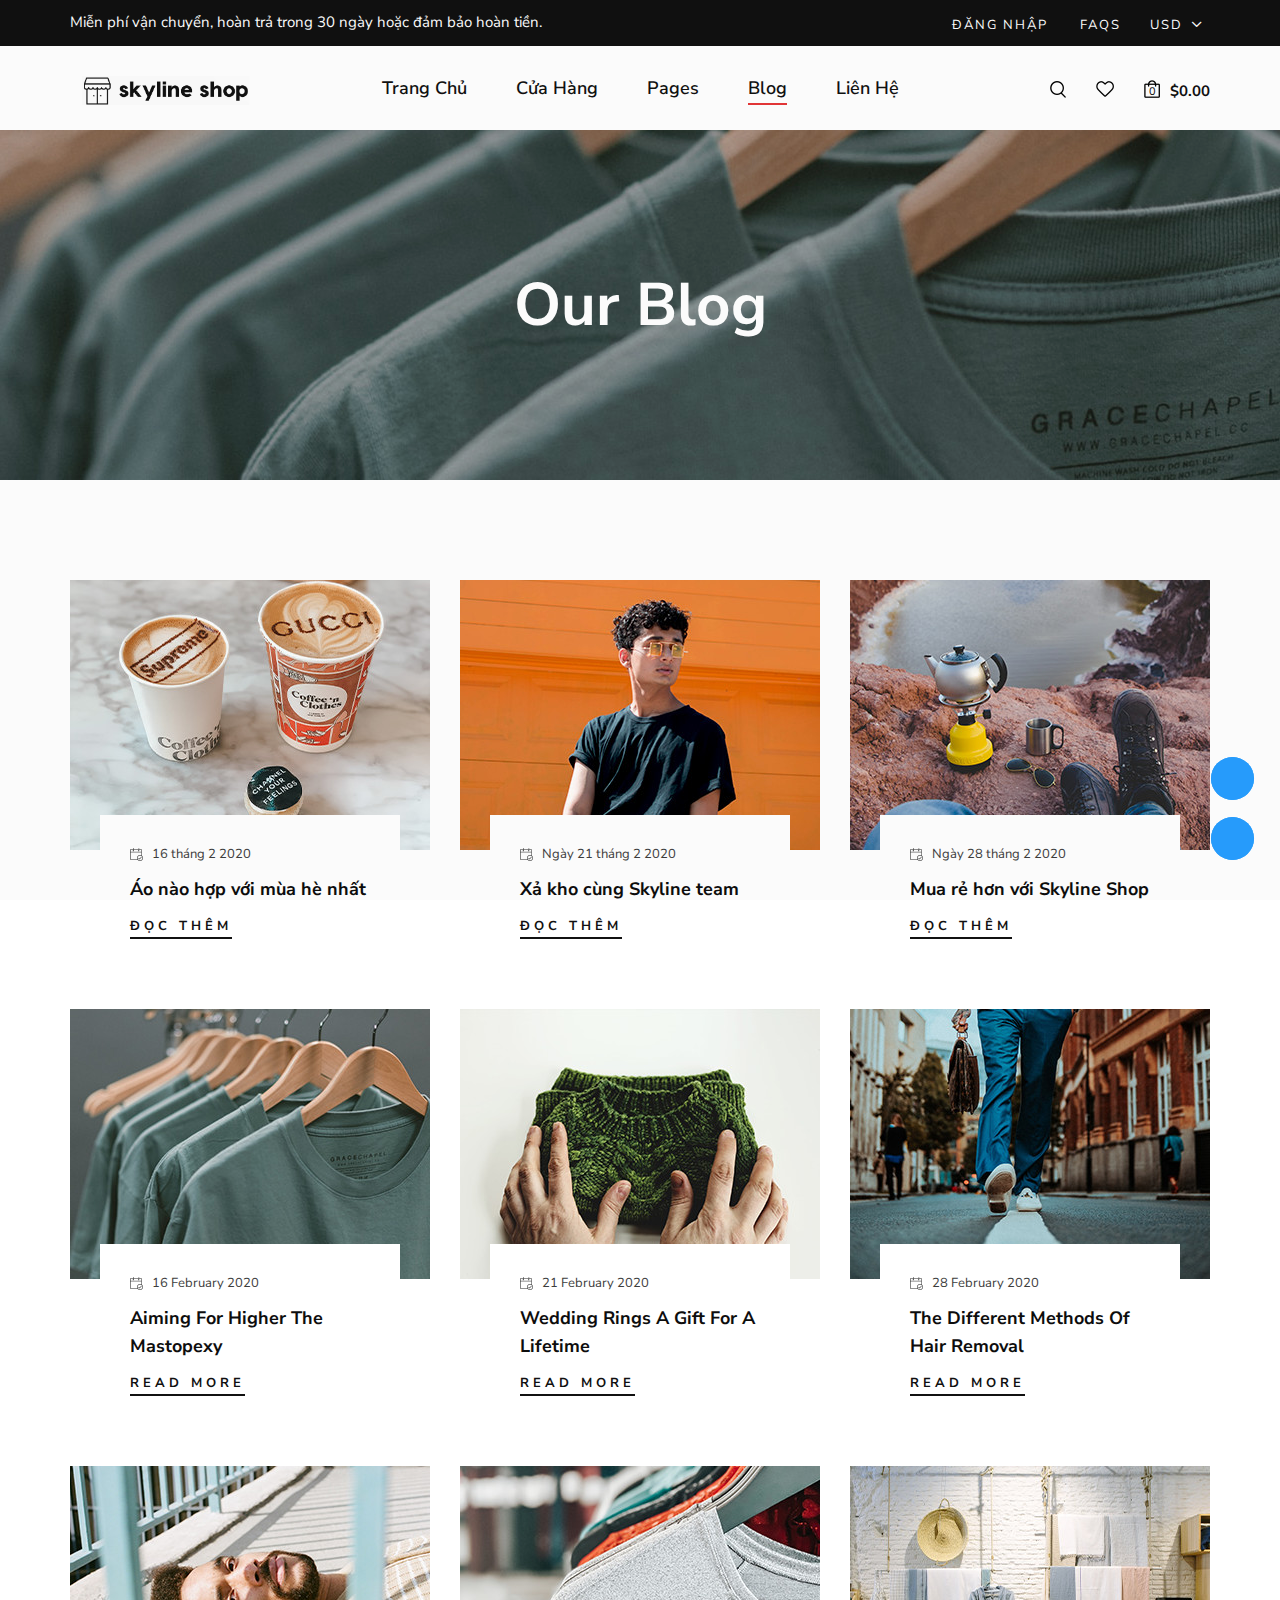
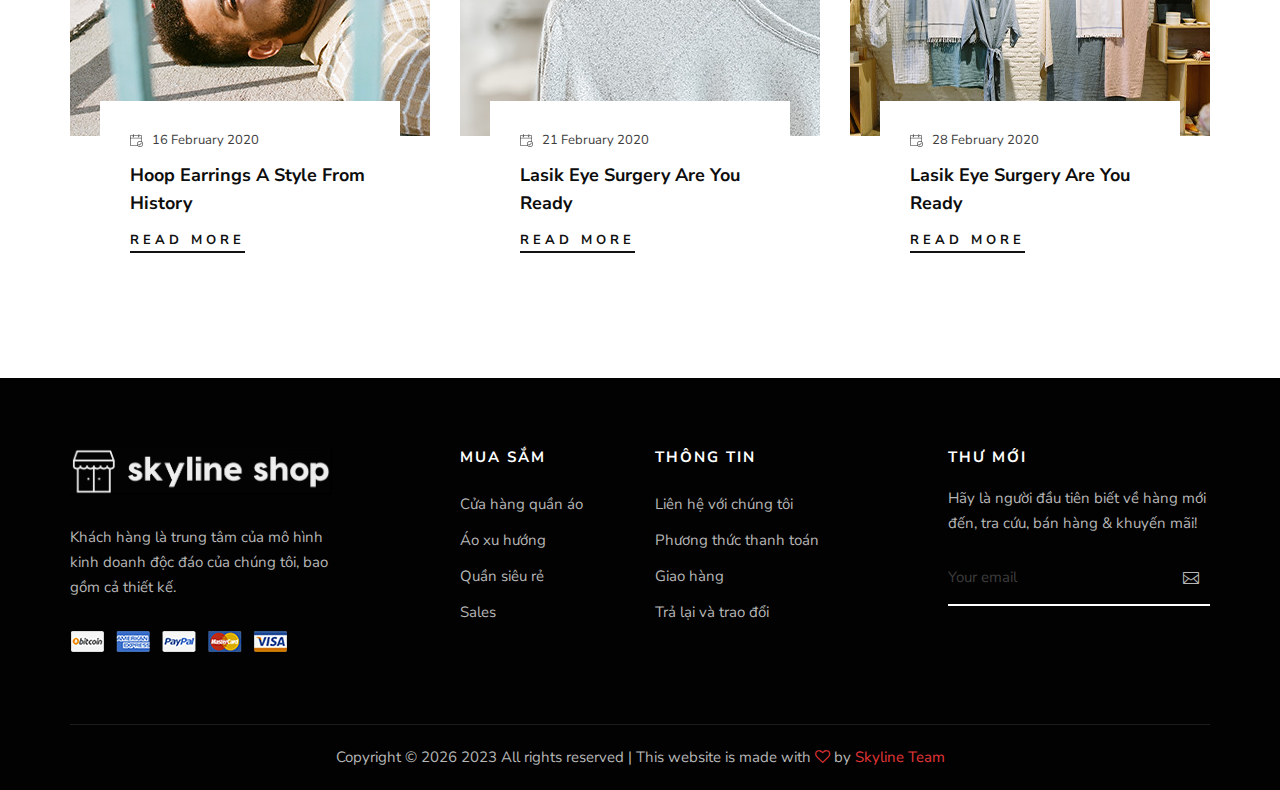
<file: blog.html>
<!DOCTYPE html>
<html lang="zxx">
  <head>
    <meta charset="UTF-8" />
    <meta name="description" content="Male_Fashion Template" />
    <meta name="keywords" content="Male_Fashion, unica, creative, html" />
    <meta name="viewport" content="width=device-width, initial-scale=1.0" />
    <meta http-equiv="X-UA-Compatible" content="ie=edge" />
    <title>Skyline Shop</title>

    <!-- Google Font -->
    <link
      href="https://fonts.googleapis.com/css2?family=Nunito+Sans:wght@300;400;600;700;800;900&display=swap"
      rel="stylesheet"
    />
    <!-- font-awesome -->
    <link
      rel="stylesheet"
      href="https://cdnjs.cloudflare.com/ajax/libs/font-awesome/6.4.2/css/all.min.css"
      integrity="sha512-z3gLpd7yknf1YoNbCzqRKc4qyor8gaKU1qmn+CShxbuBusANI9QpRohGBreCFkKxLhei6S9CQXFEbbKuqLg0DA=="
      crossorigin="anonymous"
      referrerpolicy="no-referrer"
    />
    <link
      href="https://cdn.jsdelivr.net/npm/bootstrap@5.0.2/dist/css/bootstrap.min.css"
      rel="stylesheet"
      integrity="sha384-EVSTQN3/azprG1Anm3QDgpJLIm9Nao0Yz1ztcQTwFspd3yD65VohhpuuCOmLASjC"
      crossorigin="anonymous"
    />
    <!-- Libraries Stylesheet -->
    <link href="lib/animate/animate.min.css" rel="stylesheet" />
    <!-- Css Styles -->
    <link rel="stylesheet" href="css/bootstrap.min.css" type="text/css" />
    <link rel="stylesheet" href="css/font-awesome.min.css" type="text/css" />
    <link rel="stylesheet" href="css/elegant-icons.css" type="text/css" />
    <link rel="stylesheet" href="css/magnific-popup.css" type="text/css" />
    <link rel="stylesheet" href="css/nice-select.css" type="text/css" />
    <link rel="stylesheet" href="css/owl.carousel.min.css" type="text/css" />
    <link rel="stylesheet" href="css/slicknav.min.css" type="text/css" />
    <link rel="stylesheet" href="css/style.css" type="text/css" />
  </head>

  <body>
    <!-- Page Preloder -->
    <div id="preloder">
      <div class="loader"></div>
    </div>

    <!-- Offcanvas Menu Begin -->
    <div class="offcanvas-menu-overlay"></div>
    <div class="offcanvas-menu-wrapper">
      <div class="offcanvas__option">
        <div class="offcanvas__links">
          <a href="login.html">Đăng nhập</a>
          <a href="#">FAQs</a>
        </div>
        <div class="offcanvas__top__hover">
          <span>Usd <i class="arrow_carrot-down"></i></span>
          <ul>
            <li>USD</li>
            <li>VND</li>
          </ul>
        </div>
      </div>
      <div class="offcanvas__nav__option">
        <a href="#" class="search-switch"
          ><img src="img/icon/search.png" alt=""
        /></a>
        <a href="#"><img src="img/icon/heart.png" alt="" /></a>
        <a href="#"><img src="img/icon/cart.png" alt="" /> <span>0</span></a>
        <div class="price">$0.00</div>
      </div>
      <div id="mobile-menu-wrap"></div>
      <div class="offcanvas__text">
        <p>
          Miễn phí vận chuyển, hoàn trả trong 30 ngày hoặc đảm bảo hoàn tiền.
        </p>
      </div>
    </div>
    <!-- Offcanvas Menu End -->

    <!-- Header Section Begin -->
    <header class="header">
      <div class="header__top">
        <div class="container">
          <div class="row">
            <div class="col-lg-6 col-md-7">
              <div class="header__top__left">
                <p>
                  Miễn phí vận chuyển, hoàn trả trong 30 ngày hoặc đảm bảo hoàn
                  tiền.
                </p>
              </div>
            </div>
            <div class="col-lg-6 col-md-5">
              <div class="header__top__right">
                <div class="header__top__links">
                  <a href="login.html">Đăng nhập</a>
                  <a href="#">FAQs</a>
                </div>
                <div class="header__top__hover">
                  <span>Usd <i class="arrow_carrot-down"></i></span>
                  <ul>
                    <li>USD</li>
                    <li>VND</li>
                  </ul>
                </div>
              </div>
            </div>
          </div>
        </div>
      </div>
      <div class="container">
        <div class="row">
          <div class="col-lg-3 col-md-3">
            <div class="header__logo">
              <a href="./index.html"
                ><img src="img/logo_skyline.png" alt=""
              /></a>
            </div>
          </div>
          <div class="col-lg-6 col-md-6">
            <nav class="header__menu mobile-menu">
              <ul>
                <li><a href="./index.html">Trang Chủ</a></li>
                <li><a href="./shop.html">Cửa Hàng</a></li>
                <li>
                  <a href="#">Pages</a>
                  <ul class="dropdown">
                    <li><a href="./about.html">Về Chúng Tôi</a></li>
                    <li><a href="./shop-details.html">Chi Tiết Sản Phẩm</a></li>
                    <li><a href="./shopping-cart.html">Giỏ Hàng</a></li>
                    <li><a href="./checkout.html">Thanh Toán</a></li>
                    <li><a href="./blog-details.html">Chi Tiết Blog</a></li>
                  </ul>
                </li>
                <li class="active"><a href="./blog.html">Blog</a></li>
                <li><a href="./contact.html">Liên Hệ</a></li>
              </ul>
            </nav>
          </div>
          <div class="col-lg-3 col-md-3">
            <div class="header__nav__option">
              <a href="#" class="search-switch"
                ><img src="img/icon/search.png" alt=""
              /></a>
              <a href="#"><img src="img/icon/heart.png" alt="" /></a>
              <a href="#"
                ><img src="img/icon/cart.png" alt="" /> <span>0</span></a
              >
              <div class="price">$0.00</div>
            </div>
          </div>
        </div>
        <div class="canvas__open"><i class="fa fa-bars"></i></div>
      </div>
    </header>
    <!-- Header Section End -->

    <!-- Breadcrumb Section Begin -->
    <section class="breadcrumb-blog set-bg" data-setbg="img/breadcrumb-bg.jpg">
      <div class="container">
        <div class="row">
          <div class="col-lg-12">
            <h2>Our Blog</h2>
          </div>
        </div>
      </div>
    </section>
    <!-- Breadcrumb Section End -->

    <!-- Blog Section Begin -->
    <section class="blog spad">
      <div class="container">
        <div class="row">
          <div class="col-lg-4 col-md-6 col-sm-6">
            <div class="blog__item">
              <div
                class="blog__item__pic set-bg"
                data-setbg="img/blog/blog-1.jpg"
              ></div>
              <div class="blog__item__text">
                <span
                  ><img src="img/icon/calendar.png" alt="" /> 16 tháng 2
                  2020</span
                >
                <h5>Áo nào hợp với mùa hè nhất</h5>
                <a href="#">Đọc thêm</a>
              </div>
            </div>
          </div>
          <div class="col-lg-4 col-md-6 col-sm-6">
            <div class="blog__item">
              <div
                class="blog__item__pic set-bg"
                data-setbg="img/blog/blog-2.jpg"
              ></div>
              <div class="blog__item__text">
                <span
                  ><img src="img/icon/calendar.png" alt="" /> Ngày 21 tháng 2
                  2020</span
                >
                <h5>Xả kho cùng Skyline team</h5>
                <a href="#">Đọc thêm</a>
              </div>
            </div>
          </div>
          <div class="col-lg-4 col-md-6 col-sm-6">
            <div class="blog__item">
              <div
                class="blog__item__pic set-bg"
                data-setbg="img/blog/blog-3.jpg"
              ></div>
              <div class="blog__item__text">
                <span
                  ><img src="img/icon/calendar.png" alt="" /> Ngày 28 tháng 2
                  2020</span
                >
                <h5>Mua rẻ hơn với Skyline Shop</h5>
                <a href="#">Đọc thêm</a>
              </div>
            </div>
          </div>
          <div class="col-lg-4 col-md-6 col-sm-6">
            <div class="blog__item">
              <div
                class="blog__item__pic set-bg"
                data-setbg="img/blog/blog-4.jpg"
              ></div>
              <div class="blog__item__text">
                <span
                  ><img src="img/icon/calendar.png" alt="" /> 16 February
                  2020</span
                >
                <h5>Aiming For Higher The Mastopexy</h5>
                <a href="#">Read More</a>
              </div>
            </div>
          </div>
          <div class="col-lg-4 col-md-6 col-sm-6">
            <div class="blog__item">
              <div
                class="blog__item__pic set-bg"
                data-setbg="img/blog/blog-5.jpg"
              ></div>
              <div class="blog__item__text">
                <span
                  ><img src="img/icon/calendar.png" alt="" /> 21 February
                  2020</span
                >
                <h5>Wedding Rings A Gift For A Lifetime</h5>
                <a href="#">Read More</a>
              </div>
            </div>
          </div>
          <div class="col-lg-4 col-md-6 col-sm-6">
            <div class="blog__item">
              <div
                class="blog__item__pic set-bg"
                data-setbg="img/blog/blog-6.jpg"
              ></div>
              <div class="blog__item__text">
                <span
                  ><img src="img/icon/calendar.png" alt="" /> 28 February
                  2020</span
                >
                <h5>The Different Methods Of Hair Removal</h5>
                <a href="#">Read More</a>
              </div>
            </div>
          </div>
          <div class="col-lg-4 col-md-6 col-sm-6">
            <div class="blog__item">
              <div
                class="blog__item__pic set-bg"
                data-setbg="img/blog/blog-7.jpg"
              ></div>
              <div class="blog__item__text">
                <span
                  ><img src="img/icon/calendar.png" alt="" /> 16 February
                  2020</span
                >
                <h5>Hoop Earrings A Style From History</h5>
                <a href="#">Read More</a>
              </div>
            </div>
          </div>
          <div class="col-lg-4 col-md-6 col-sm-6">
            <div class="blog__item">
              <div
                class="blog__item__pic set-bg"
                data-setbg="img/blog/blog-8.jpg"
              ></div>
              <div class="blog__item__text">
                <span
                  ><img src="img/icon/calendar.png" alt="" /> 21 February
                  2020</span
                >
                <h5>Lasik Eye Surgery Are You Ready</h5>
                <a href="#">Read More</a>
              </div>
            </div>
          </div>
          <div class="col-lg-4 col-md-6 col-sm-6">
            <div class="blog__item">
              <div
                class="blog__item__pic set-bg"
                data-setbg="img/blog/blog-9.jpg"
              ></div>
              <div class="blog__item__text">
                <span
                  ><img src="img/icon/calendar.png" alt="" /> 28 February
                  2020</span
                >
                <h5>Lasik Eye Surgery Are You Ready</h5>
                <a href="#">Read More</a>
              </div>
            </div>
          </div>
        </div>
      </div>
    </section>
    <!-- Blog Section End -->

    <!-- Footer Section Begin -->
    <footer class="footer">
      <div class="container">
        <div class="row">
          <div class="col-lg-3 col-md-6 col-sm-6">
            <div class="footer__about">
              <div class="footer__logo">
                <a href="index.html"
                  ><img src="img/logo-footer-sky.png" alt=""
                /></a>
              </div>
              <p>
                Khách hàng là trung tâm của mô hình kinh doanh độc đáo của chúng
                tôi, bao gồm cả thiết kế.
              </p>
              <a href="#"><img src="img/payment.png" alt="" /></a>
            </div>
          </div>
          <div class="col-lg-2 offset-lg-1 col-md-3 col-sm-6">
            <div class="footer__widget">
              <h6>Mua sắm</h6>
              <ul>
                <li><a href="shop.html">Cửa hàng quần áo</a></li>
                <li><a href="shop.html">Áo xu hướng</a></li>
                <li><a href="shop.html">Quần siêu rẻ</a></li>
                <li><a href="shop.html">Sales</a></li>
              </ul>
            </div>
          </div>
          <div class="col-lg-2 col-md-3 col-sm-6">
            <div class="footer__widget">
              <h6>Thông tin</h6>
              <ul>
                <li><a href="contact.html">Liên hệ với chúng tôi</a></li>
                <li><a href="#">Phương thức thanh toán</a></li>
                <li><a href="#">Giao hàng</a></li>
                <li><a href="#">Trả lại và trao đổi</a></li>
              </ul>
            </div>
          </div>
          <div class="col-lg-3 offset-lg-1 col-md-6 col-sm-6">
            <div class="footer__widget">
              <h6>Thư mới</h6>
              <div class="footer__newslatter">
                <p>
                  Hãy là người đầu tiên biết về hàng mới đến, tra cứu, bán hàng
                  & khuyến mãi!
                </p>
                <form action="#">
                  <input type="text" placeholder="Your email" />
                  <button type="submit">
                    <span class="icon_mail_alt"></span>
                  </button>
                </form>
              </div>
            </div>
          </div>
        </div>
        <div class="row">
          <div class="col-lg-12 text-center">
            <div class="footer__copyright__text">
              <p>
                Copyright ©
                <script>
                  document.write(new Date().getFullYear());
                </script>
                2023 All rights reserved | This website is made with
                <i class="fa fa-heart-o" aria-hidden="true"></i> by
                <a href="#!" target="_blank">Skyline Team</a>
              </p>
            </div>
          </div>
        </div>
      </div>
    </footer>
    <!-- Footer Section End -->

    <!-- Search Begin -->
    <div class="search-model">
      <div class="h-100 d-flex align-items-center justify-content-center">
        <div class="search-close-switch">+</div>
        <form class="search-model-form">
          <input type="text" id="search-input" placeholder="Search here....." />
        </form>
      </div>
    </div>
    <!-- Back to Top -->
    <a
      href="#!"
      class="btn btn-lg btn-primary glow-on-hover btn-lg-square rounded-circle back-to-top"
      ><i class="fa-solid fa-arrow-up"></i
    ></a>

    <a
      id="callButton"
      href="#!"
      class="btn btn-lg btn-primary glow-on-hover btn-lg-contact rounded-circle btn-phone"
      ><i class="fa-solid fa-phone-volume"></i>
    </a>
    <a
      id="callButton"
      href="#!"
      class="btn btn-lg btn-primary glow-on-hover btn-lg-contact rounded-circle btn-mess"
      ><i class="fa-brands fa-facebook-messenger"></i>
    </a>
    <!-- Js Plugins -->
    <script src="js/jquery-3.3.1.min.js"></script>
    <script src="js/bootstrap.min.js"></script>
    <script src="js/jquery.nice-select.min.js"></script>
    <script src="js/jquery.nicescroll.min.js"></script>
    <script src="js/jquery.magnific-popup.min.js"></script>
    <script src="js/jquery.countdown.min.js"></script>
    <script src="js/jquery.slicknav.js"></script>
    <script src="js/mixitup.min.js"></script>
    <script src="js/owl.carousel.min.js"></script>
    <script src="lib/wow/wow.min.js"></script>
    <script src="lib/easing/easing.min.js"></script>
    <script src="js/main.js"></script>
  </body>
</html>
</file>
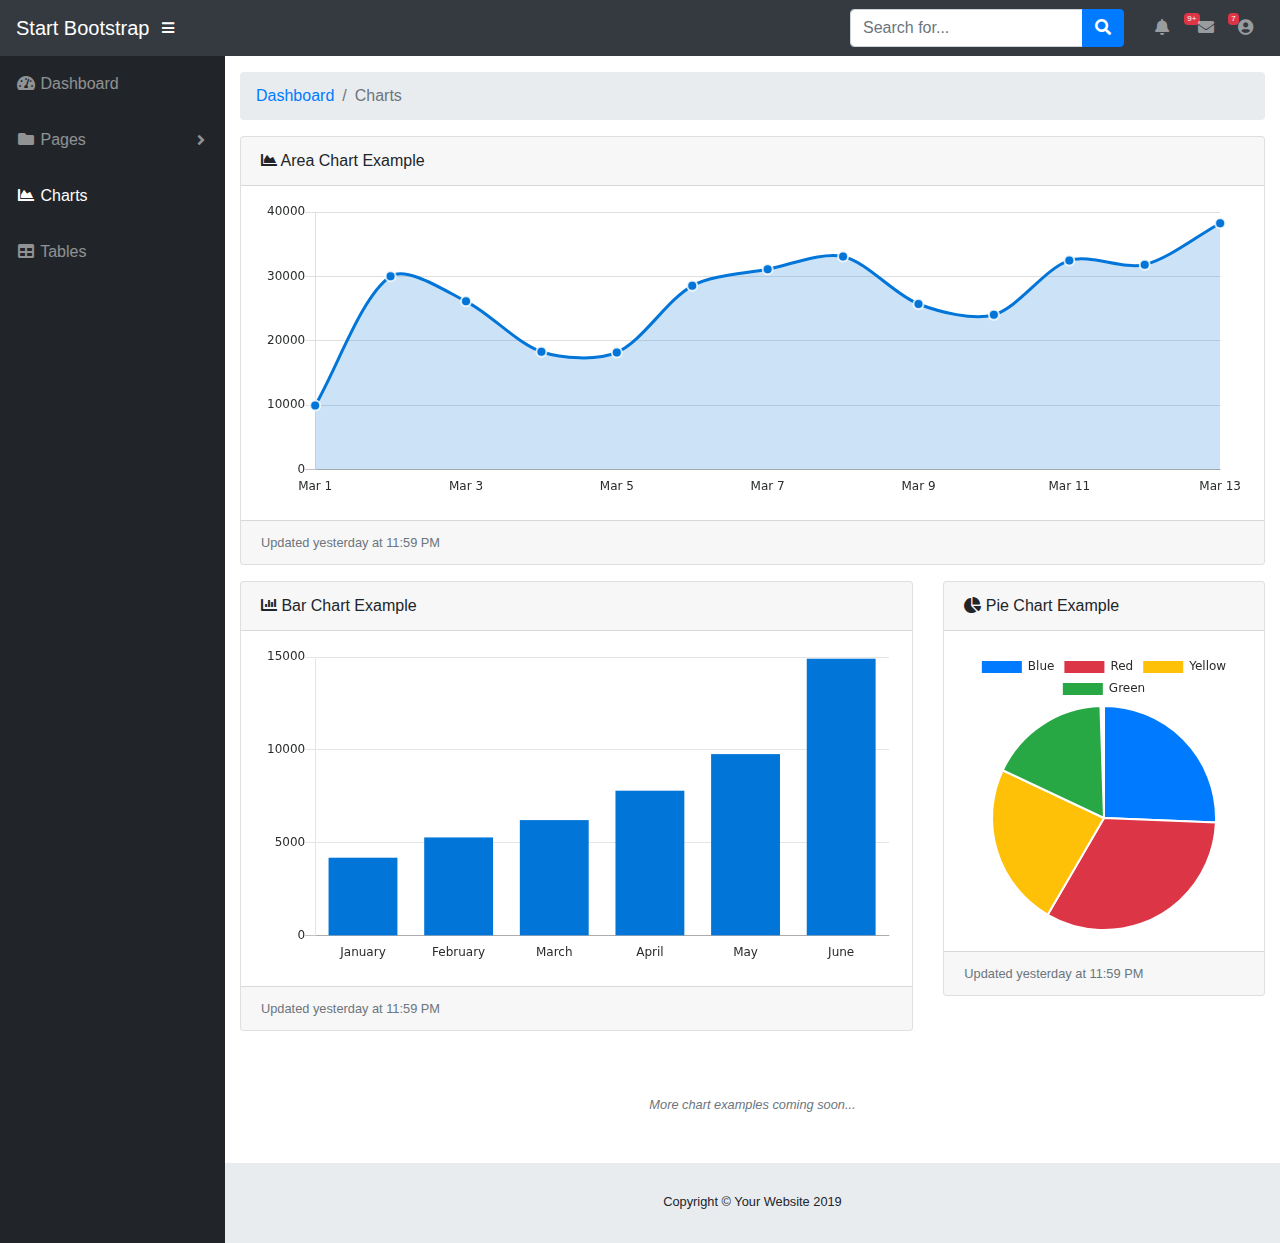
<file: charts.html>
<!DOCTYPE html>
<html lang="en">
  <head>
    <meta charset="utf-8" />
    <meta http-equiv="X-UA-Compatible" content="IE=edge" />
    <meta
      name="viewport"
      content="width=device-width, initial-scale=1, shrink-to-fit=no"
    />
    <meta name="description" content="" />
    <meta name="author" content="" />

    <title>SB Admin - Charts</title>

    <!-- Custom fonts for This website-->
    <link
      href="vendor/fontawesome-free/css/all.min.css"
      rel="stylesheet"
      type="text/css"
    />

    <!-- Page level plugin CSS-->
    <link href="vendor/datatables/dataTables.bootstrap4.css" rel="stylesheet" />

    <!-- Custom styles for This website-->
    <link href="css/sb-admin.css" rel="stylesheet" />
  </head>

  <body id="page-top">
    <nav class="navbar navbar-expand navbar-dark bg-dark static-top">
      <a class="navbar-brand mr-1" href="index.html">Start Bootstrap</a>

      <button
        class="btn btn-link btn-sm text-white order-1 order-sm-0"
        id="sidebarToggle"
        href="#"
      >
        <i class="fas fa-bars"></i>
      </button>

      <!-- Navbar Search -->
      <form
        class="d-none d-md-inline-block form-inline ml-auto mr-0 mr-md-3 my-2 my-md-0"
      >
        <div class="input-group">
          <input
            type="text"
            class="form-control"
            placeholder="Search for..."
            aria-label="Search"
            aria-describedby="basic-addon2"
          />
          <div class="input-group-append">
            <button class="btn btn-primary" type="button">
              <i class="fas fa-search"></i>
            </button>
          </div>
        </div>
      </form>

      <!-- Navbar -->
      <ul class="navbar-nav ml-auto ml-md-0">
        <li class="nav-item dropdown no-arrow mx-1">
          <a
            class="nav-link dropdown-toggle"
            href="#"
            id="alertsDropdown"
            role="button"
            data-toggle="dropdown"
            aria-haspopup="true"
            aria-expanded="false"
          >
            <i class="fas fa-bell fa-fw"></i>
            <span class="badge badge-danger">9+</span>
          </a>
          <div
            class="dropdown-menu dropdown-menu-right"
            aria-labelledby="alertsDropdown"
          >
            <a class="dropdown-item" href="#">Action</a>
            <a class="dropdown-item" href="#">Another action</a>
            <div class="dropdown-divider"></div>
            <a class="dropdown-item" href="#">Something else here</a>
          </div>
        </li>
        <li class="nav-item dropdown no-arrow mx-1">
          <a
            class="nav-link dropdown-toggle"
            href="#"
            id="messagesDropdown"
            role="button"
            data-toggle="dropdown"
            aria-haspopup="true"
            aria-expanded="false"
          >
            <i class="fas fa-envelope fa-fw"></i>
            <span class="badge badge-danger">7</span>
          </a>
          <div
            class="dropdown-menu dropdown-menu-right"
            aria-labelledby="messagesDropdown"
          >
            <a class="dropdown-item" href="#">Action</a>
            <a class="dropdown-item" href="#">Another action</a>
            <div class="dropdown-divider"></div>
            <a class="dropdown-item" href="#">Something else here</a>
          </div>
        </li>
        <li class="nav-item dropdown no-arrow">
          <a
            class="nav-link dropdown-toggle"
            href="#"
            id="userDropdown"
            role="button"
            data-toggle="dropdown"
            aria-haspopup="true"
            aria-expanded="false"
          >
            <i class="fas fa-user-circle fa-fw"></i>
          </a>
          <div
            class="dropdown-menu dropdown-menu-right"
            aria-labelledby="userDropdown"
          >
            <a class="dropdown-item" href="#">Settings</a>
            <a class="dropdown-item" href="#">Activity Log</a>
            <div class="dropdown-divider"></div>
            <a
              class="dropdown-item"
              href="#"
              data-toggle="modal"
              data-target="#logoutModal"
              >Logout</a
            >
          </div>
        </li>
      </ul>
    </nav>

    <div id="wrapper">
      <!-- Sidebar -->
      <ul class="sidebar navbar-nav">
        <li class="nav-item">
          <a class="nav-link" href="index.html">
            <i class="fas fa-fw fa-tachometer-alt"></i>
            <span>Dashboard</span>
          </a>
        </li>
        <li class="nav-item dropdown">
          <a
            class="nav-link dropdown-toggle"
            href="#"
            id="pagesDropdown"
            role="button"
            data-toggle="dropdown"
            aria-haspopup="true"
            aria-expanded="false"
          >
            <i class="fas fa-fw fa-folder"></i>
            <span>Pages</span>
          </a>
          <div class="dropdown-menu" aria-labelledby="pagesDropdown">
            <h6 class="dropdown-header">Login Screens:</h6>
            <a class="dropdown-item" href="login.html">Login</a>
            <a class="dropdown-item" href="register.html">Register</a>
            <a class="dropdown-item" href="forgot-password.html"
              >Forgot Password</a
            >
            <div class="dropdown-divider"></div>
            <h6 class="dropdown-header">Other Pages:</h6>
            <a class="dropdown-item" href="404.html">404 Page</a>
            <a class="dropdown-item" href="blank.html">Blank Page</a>
          </div>
        </li>
        <li class="nav-item active">
          <a class="nav-link" href="charts.html">
            <i class="fas fa-fw fa-chart-area"></i>
            <span>Charts</span></a
          >
        </li>
        <li class="nav-item">
          <a class="nav-link" href="tables.html">
            <i class="fas fa-fw fa-table"></i>
            <span>Tables</span></a
          >
        </li>
      </ul>

      <div id="content-wrapper">
        <div class="container-fluid">
          <!-- Breadcrumbs-->
          <ol class="breadcrumb">
            <li class="breadcrumb-item">
              <a href="#">Dashboard</a>
            </li>
            <li class="breadcrumb-item active">Charts</li>
          </ol>

          <!-- Area Chart Example-->
          <div class="card mb-3">
            <div class="card-header">
              <i class="fas fa-chart-area"></i>
              Area Chart Example
            </div>
            <div class="card-body">
              <canvas id="myAreaChart" width="100%" height="30"></canvas>
            </div>
            <div class="card-footer small text-muted">
              Updated yesterday at 11:59 PM
            </div>
          </div>

          <div class="row">
            <div class="col-lg-8">
              <div class="card mb-3">
                <div class="card-header">
                  <i class="fas fa-chart-bar"></i>
                  Bar Chart Example
                </div>
                <div class="card-body">
                  <canvas id="myBarChart" width="100%" height="50"></canvas>
                </div>
                <div class="card-footer small text-muted">
                  Updated yesterday at 11:59 PM
                </div>
              </div>
            </div>
            <div class="col-lg-4">
              <div class="card mb-3">
                <div class="card-header">
                  <i class="fas fa-chart-pie"></i>
                  Pie Chart Example
                </div>
                <div class="card-body">
                  <canvas id="myPieChart" width="100%" height="100"></canvas>
                </div>
                <div class="card-footer small text-muted">
                  Updated yesterday at 11:59 PM
                </div>
              </div>
            </div>
          </div>

          <p class="small text-center text-muted my-5">
            <em>More chart examples coming soon...</em>
          </p>
        </div>
        <!-- /.container-fluid -->

        <!-- Sticky Footer -->
        <footer class="sticky-footer">
          <div class="container my-auto">
            <div class="copyright text-center my-auto">
              <span>Copyright © Your Website 2019</span>
            </div>
          </div>
        </footer>
      </div>
      <!-- /.content-wrapper -->
    </div>
    <!-- /#wrapper -->

    <!-- Scroll to Top Button-->
    <a class="scroll-to-top rounded" href="#page-top">
      <i class="fas fa-angle-up"></i>
    </a>

    <!-- Logout Modal-->
    <div
      class="modal fade"
      id="logoutModal"
      tabindex="-1"
      role="dialog"
      aria-labelledby="exampleModalLabel"
      aria-hidden="true"
    >
      <div class="modal-dialog" role="document">
        <div class="modal-content">
          <div class="modal-header">
            <h5 class="modal-title" id="exampleModalLabel">Ready to Leave?</h5>
            <button
              class="close"
              type="button"
              data-dismiss="modal"
              aria-label="Close"
            >
              <span aria-hidden="true">×</span>
            </button>
          </div>
          <div class="modal-body">
            Select "Logout" below if you are ready to end your current session.
          </div>
          <div class="modal-footer">
            <button
              class="btn btn-secondary"
              type="button"
              data-dismiss="modal"
            >
              Cancel
            </button>
            <a class="btn btn-primary" href="login.html">Logout</a>
          </div>
        </div>
      </div>
    </div>

    <!-- Bootstrap core JavaScript-->
    <script src="vendor/jquery/jquery.min.js"></script>
    <script src="vendor/bootstrap/js/bootstrap.bundle.min.js"></script>

    <!-- Core plugin JavaScript-->
    <script src="vendor/jquery-easing/jquery.easing.min.js"></script>

    <!-- Page level plugin JavaScript-->
    <script src="vendor/chart.js/Chart.min.js"></script>

    <!-- Custom scripts for all pages-->
    <script src="js/sb-admin.min.js"></script>

    <!-- Demo scripts for this page-->
    <script src="js/demo/chart-area-demo.js"></script>
    <script src="js/demo/chart-bar-demo.js"></script>
    <script src="js/demo/chart-pie-demo.js"></script>
  </body>
</html>
</file>
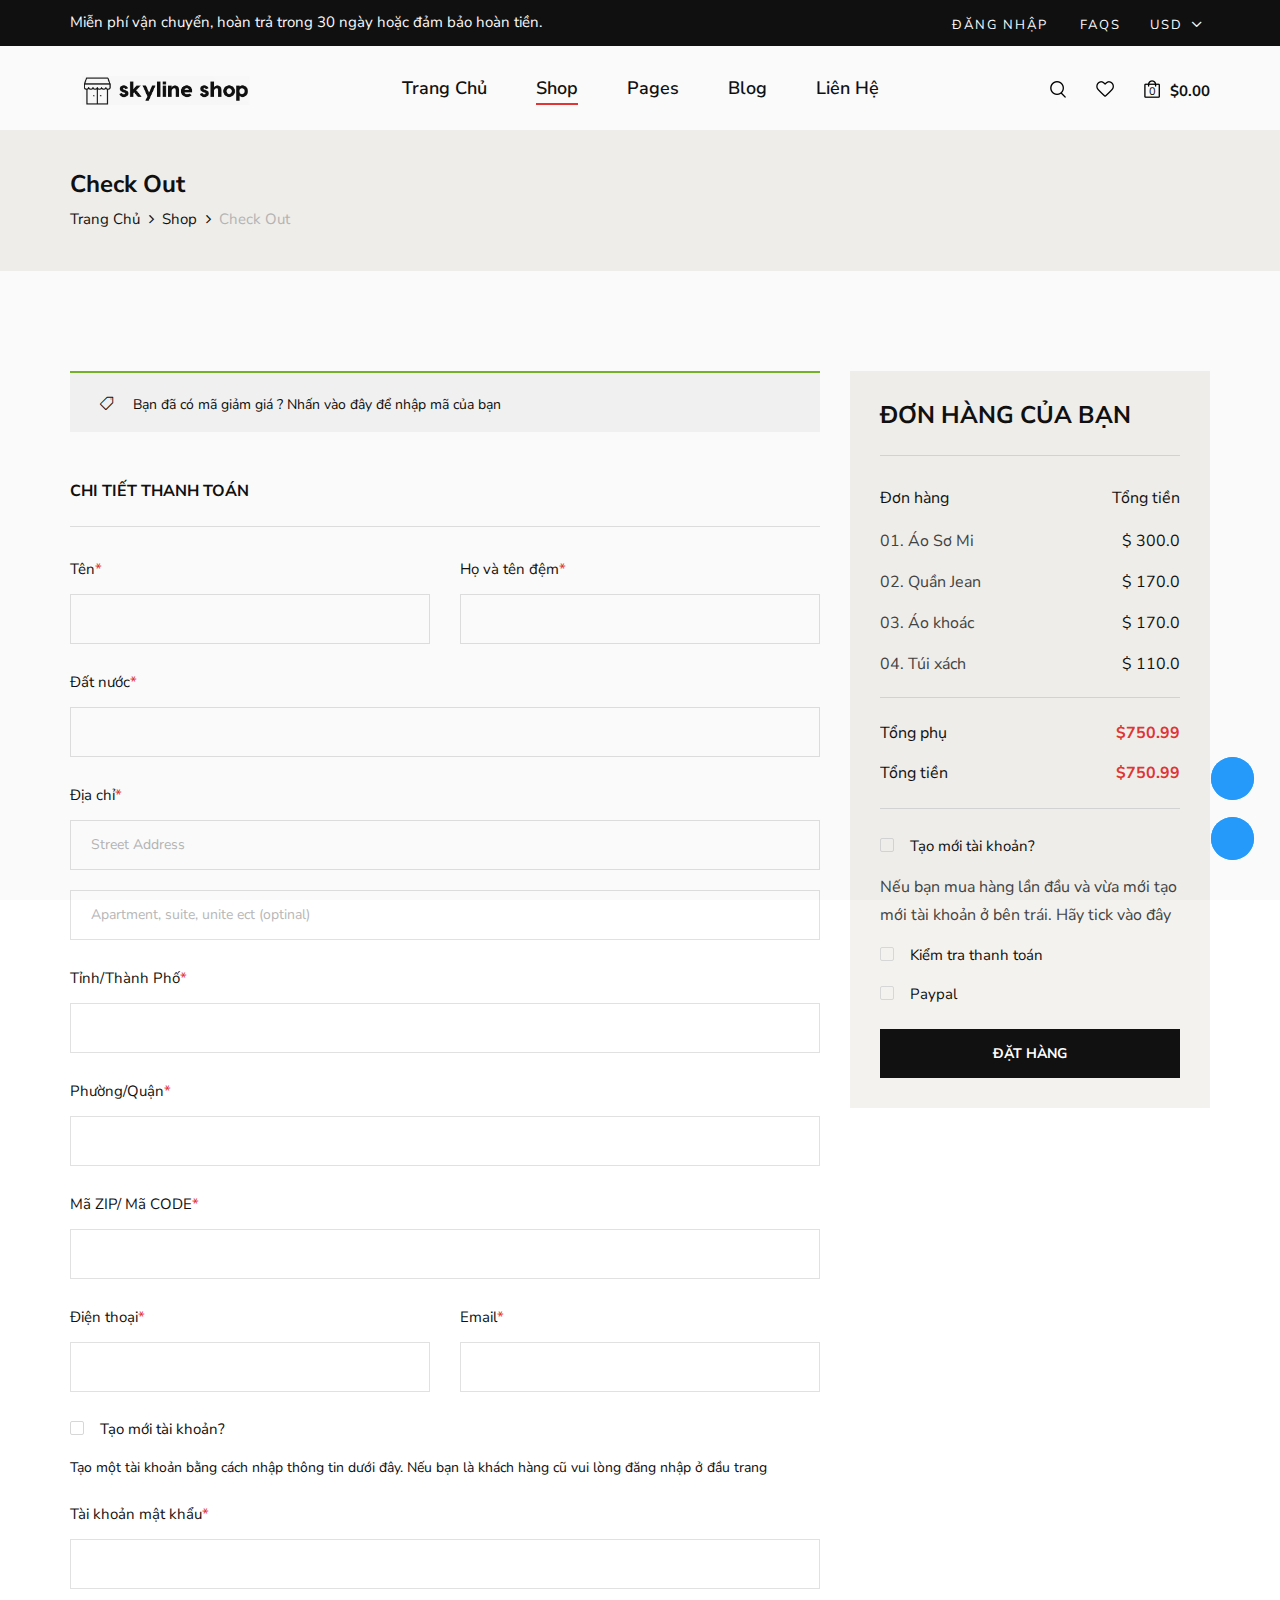
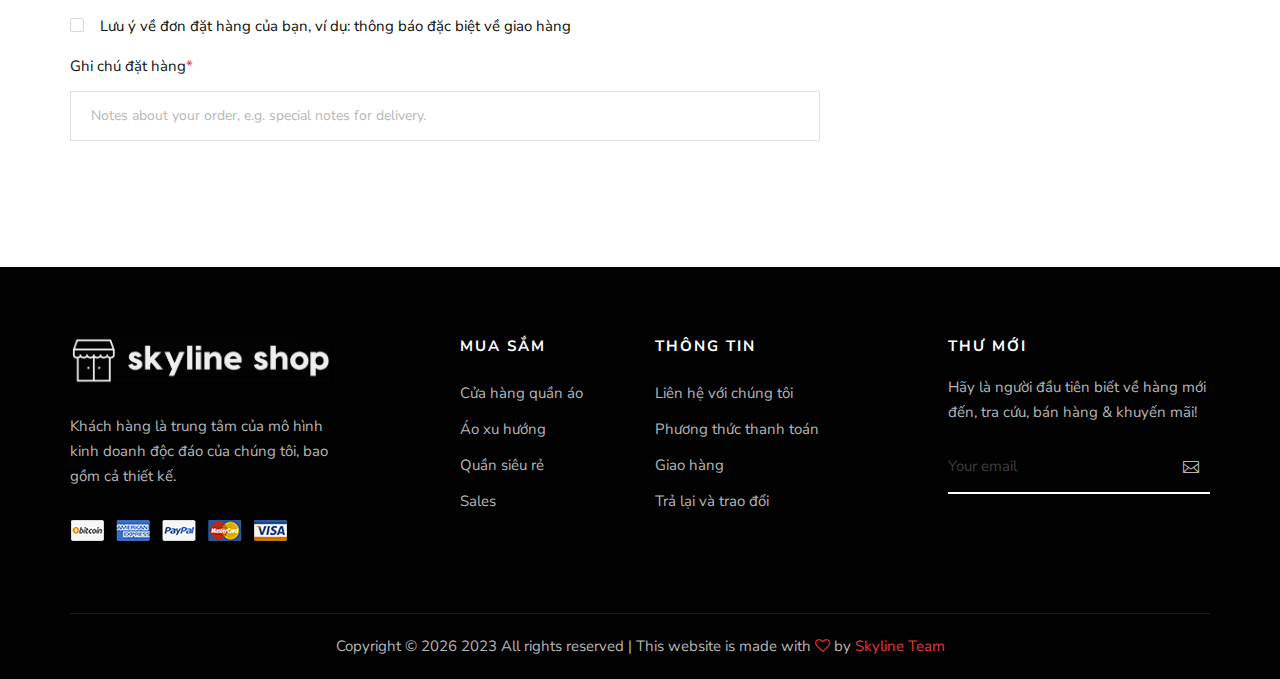
<file: checkout.html>
<!DOCTYPE html>
<html lang="zxx">
  <head>
    <meta charset="UTF-8" />
    <meta name="description" content="Male_Fashion Template" />
    <meta name="keywords" content="Male_Fashion, unica, creative, html" />
    <meta name="viewport" content="width=device-width, initial-scale=1.0" />
    <meta http-equiv="X-UA-Compatible" content="ie=edge" />
    <title>Skyline Shop</title>

    <!-- Google Font -->
    <link
      href="https://fonts.googleapis.com/css2?family=Nunito+Sans:wght@300;400;600;700;800;900&display=swap"
      rel="stylesheet"
    />
    <!-- font-awesome -->
    <link
      rel="stylesheet"
      href="https://cdnjs.cloudflare.com/ajax/libs/font-awesome/6.4.2/css/all.min.css"
      integrity="sha512-z3gLpd7yknf1YoNbCzqRKc4qyor8gaKU1qmn+CShxbuBusANI9QpRohGBreCFkKxLhei6S9CQXFEbbKuqLg0DA=="
      crossorigin="anonymous"
      referrerpolicy="no-referrer"
    />
    <link
      href="https://cdn.jsdelivr.net/npm/bootstrap@5.0.2/dist/css/bootstrap.min.css"
      rel="stylesheet"
      integrity="sha384-EVSTQN3/azprG1Anm3QDgpJLIm9Nao0Yz1ztcQTwFspd3yD65VohhpuuCOmLASjC"
      crossorigin="anonymous"
    />
    <!-- Libraries Stylesheet -->
    <link href="lib/animate/animate.min.css" rel="stylesheet" />
    <!-- Css Styles -->
    <link rel="stylesheet" href="css/bootstrap.min.css" type="text/css" />
    <link rel="stylesheet" href="css/font-awesome.min.css" type="text/css" />
    <link rel="stylesheet" href="css/elegant-icons.css" type="text/css" />
    <link rel="stylesheet" href="css/magnific-popup.css" type="text/css" />
    <link rel="stylesheet" href="css/nice-select.css" type="text/css" />
    <link rel="stylesheet" href="css/owl.carousel.min.css" type="text/css" />
    <link rel="stylesheet" href="css/slicknav.min.css" type="text/css" />
    <link rel="stylesheet" href="css/style.css" type="text/css" />
  </head>

  <body>
    <!-- Page Preloder -->
    <div id="preloder">
      <div class="loader"></div>
    </div>

    <!-- Offcanvas Menu Begin -->
    <div class="offcanvas-menu-overlay"></div>
    <div class="offcanvas-menu-wrapper">
      <div class="offcanvas__option">
        <div class="offcanvas__links">
          <a href="login.html">Đăng nhập</a>
          <a href="#">FAQs</a>
        </div>
        <div class="offcanvas__top__hover">
          <span>Usd <i class="arrow_carrot-down"></i></span>
          <ul>
            <li>USD</li>
            <li>VND</li>
          </ul>
        </div>
      </div>
      <div class="offcanvas__nav__option">
        <a href="#" class="search-switch"
          ><img src="img/icon/search.png" alt=""
        /></a>
        <a href="#"><img src="img/icon/heart.png" alt="" /></a>
        <a href="#"><img src="img/icon/cart.png" alt="" /> <span>0</span></a>
        <div class="price">$0.00</div>
      </div>
      <div id="mobile-menu-wrap"></div>
      <div class="offcanvas__text">
        <p>
          Miễn phí vận chuyển, hoàn trả trong 30 ngày hoặc đảm bảo hoàn tiền.
        </p>
      </div>
    </div>
    <!-- Offcanvas Menu End -->

    <!-- Header Section Begin -->
    <header class="header">
      <div class="header__top">
        <div class="container">
          <div class="row">
            <div class="col-lg-6 col-md-7">
              <div class="header__top__left">
                <p>
                  Miễn phí vận chuyển, hoàn trả trong 30 ngày hoặc đảm bảo hoàn
                  tiền.
                </p>
              </div>
            </div>
            <div class="col-lg-6 col-md-5">
              <div class="header__top__right">
                <div class="header__top__links">
                  <a href="login.html">Đăng nhập</a>
                  <a href="#">FAQs</a>
                </div>
                <div class="header__top__hover">
                  <span>Usd <i class="arrow_carrot-down"></i></span>
                  <ul>
                    <li>USD</li>
                    <li>VND</li>
                  </ul>
                </div>
              </div>
            </div>
          </div>
        </div>
      </div>
      <div class="container">
        <div class="row">
          <div class="col-lg-3 col-md-3">
            <div class="header__logo">
              <a href="./index.html"
                ><img src="img/logo_skyline.png" alt=""
              /></a>
            </div>
          </div>
          <div class="col-lg-6 col-md-6">
            <nav class="header__menu mobile-menu">
              <ul>
                <li><a href="./index.html">Trang Chủ</a></li>
                <li class="active"><a href="./shop.html">Shop</a></li>
                <li>
                  <a href="#">Pages</a>
                  <ul class="dropdown">
                    <li><a href="./about.html">Về Chúng Tôi</a></li>
                    <li><a href="./shop-details.html">Chi Tiết Sản Phẩm</a></li>
                    <li><a href="./shopping-cart.html">Giỏ Hàng</a></li>
                    <li><a href="./checkout.html">Thanh Toán</a></li>
                    <li><a href="./blog-details.html">Chi Tiết Blog</a></li>
                  </ul>
                </li>
                <li><a href="./blog.html">Blog</a></li>
                <li><a href="./contact.html">Liên Hệ</a></li>
              </ul>
            </nav>
          </div>
          <div class="col-lg-3 col-md-3">
            <div class="header__nav__option">
              <a href="#" class="search-switch"
                ><img src="img/icon/search.png" alt=""
              /></a>
              <a href="#"><img src="img/icon/heart.png" alt="" /></a>
              <a href="#"
                ><img src="img/icon/cart.png" alt="" /> <span>0</span></a
              >
              <div class="price">$0.00</div>
            </div>
          </div>
        </div>
        <div class="canvas__open"><i class="fa fa-bars"></i></div>
      </div>
    </header>
    <!-- Header Section End -->

    <!-- Breadcrumb Section Begin -->
    <section class="breadcrumb-option">
      <div class="container">
        <div class="row">
          <div class="col-lg-12">
            <div class="breadcrumb__text">
              <h4>Check Out</h4>
              <div class="breadcrumb__links">
                <a href="./index.html">Trang Chủ</a>
                <a href="./shop.html">Shop</a>
                <span>Check Out</span>
              </div>
            </div>
          </div>
        </div>
      </div>
    </section>
    <!-- Breadcrumb Section End -->

    <!-- Checkout Section Begin -->
    <section class="checkout spad">
      <div class="container">
        <div class="checkout__form">
          <form action="#">
            <div class="row">
              <div class="col-lg-8 col-md-6">
                <h6 class="coupon__code">
                  <span class="icon_tag_alt"></span> Bạn đã có mã giảm giá ?
                  <a href="#">Nhấn vào đây</a> để nhập mã của bạn
                </h6>
                <h6 class="checkout__title">Chi tiết thanh toán</h6>
                <div class="row">
                  <div class="col-lg-6">
                    <div class="checkout__input">
                      <p>Tên<span>*</span></p>
                      <input type="text" />
                    </div>
                  </div>
                  <div class="col-lg-6">
                    <div class="checkout__input">
                      <p>Họ và tên đệm<span>*</span></p>
                      <input type="text" />
                    </div>
                  </div>
                </div>
                <div class="checkout__input">
                  <p>Đất nước<span>*</span></p>
                  <input type="text" />
                </div>
                <div class="checkout__input">
                  <p>Địa chỉ<span>*</span></p>
                  <input
                    type="text"
                    placeholder="Street Address"
                    class="checkout__input__add"
                  />
                  <input
                    type="text"
                    placeholder="Apartment, suite, unite ect (optinal)"
                  />
                </div>
                <div class="checkout__input">
                  <p>Tỉnh/Thành Phố<span>*</span></p>
                  <input type="text" />
                </div>
                <div class="checkout__input">
                  <p>Phường/Quận<span>*</span></p>
                  <input type="text" />
                </div>
                <div class="checkout__input">
                  <p>Mã ZIP/ Mã CODE<span>*</span></p>
                  <input type="text" />
                </div>
                <div class="row">
                  <div class="col-lg-6">
                    <div class="checkout__input">
                      <p>Điện thoại<span>*</span></p>
                      <input type="text" />
                    </div>
                  </div>
                  <div class="col-lg-6">
                    <div class="checkout__input">
                      <p>Email<span>*</span></p>
                      <input type="text" />
                    </div>
                  </div>
                </div>
                <div class="checkout__input__checkbox">
                  <label for="acc">
                    Tạo mới tài khoản?
                    <input type="checkbox" id="acc" />
                    <span class="checkmark"></span>
                  </label>
                  <p>
                    Tạo một tài khoản bằng cách nhập thông tin dưới đây. Nếu bạn là khách hàng cũ vui lòng đăng nhập ở đầu trang
                  </p>
                </div>
                <div class="checkout__input">
                  <p>Tài khoản mật khẩu<span>*</span></p>
                  <input type="text" />
                </div>
                <div class="checkout__input__checkbox">
                  <label for="diff-acc">
                 
Lưu ý về đơn đặt hàng của bạn, ví dụ: thông báo đặc biệt về giao hàng
                    <input type="checkbox" id="diff-acc" />
                    <span class="checkmark"></span>
                  </label>
                </div>
                <div class="checkout__input">
                  <p>Ghi chú đặt hàng<span>*</span></p>
                  <input
                    type="text"
                    placeholder="Notes about your order, e.g. special notes for delivery."
                  />
                </div>
              </div>
              <div class="col-lg-4 col-md-6">
                <div class="checkout__order">
                  <h4 class="order__title">Đơn hàng của bạn</h4>
                  <div class="checkout__order__products">
                    Đơn hàng <span>Tổng tiền</span>
                  </div>
                  <ul class="checkout__total__products">
                    <li>01. Áo Sơ Mi <span>$ 300.0</span></li>
                    <li>02. Quần Jean <span>$ 170.0</span></li>
                    <li>03. Áo khoác  <span>$ 170.0</span></li>
                    <li>04. Túi xách <span>$ 110.0</span></li>
                  </ul>
                  <ul class="checkout__total__all">
                    <li>Tổng phụ <span>$750.99</span></li>
                    <li>Tổng tiền <span>$750.99</span></li>
                  </ul>
                  <div class="checkout__input__checkbox">
                    <label for="acc-or">
                      Tạo mới tài khoản?
                      <input type="checkbox" id="acc-or" />
                      <span class="checkmark"></span>
                    </label>
                  </div>
                  <p>
                    Nếu bạn mua hàng lần đầu và vừa mới tạo mới tài khoản ở bên trái. Hãy tick vào đây
                  </p>
                  <div class="checkout__input__checkbox">
                    <label for="payment">
                     Kiểm tra thanh toán
                      <input type="checkbox" id="payment" />
                      <span class="checkmark"></span>
                    </label>
                  </div>
                  <div class="checkout__input__checkbox">
                    <label for="paypal">
                      Paypal
                      <input type="checkbox" id="paypal" />
                      <span class="checkmark"></span>
                    </label>
                  </div>
                  <button type="submit" class="site-btn">ĐẶT HÀNG</button>
                </div>
              </div>
            </div>
          </form>
        </div>
      </div>
    </section>
    <!-- Checkout Section End -->

    <!-- Footer Section Begin -->
    <footer class="footer">
      <div class="container">
        <div class="row">
          <div class="col-lg-3 col-md-6 col-sm-6">
            <div class="footer__about">
              <div class="footer__logo">
                <a href="index.html"
                  ><img src="img/logo-footer-sky.png" alt=""
                /></a>
              </div>
              <p>
                Khách hàng là trung tâm của mô hình kinh doanh độc đáo của chúng
                tôi, bao gồm cả thiết kế.
              </p>
              <a href="#"><img src="img/payment.png" alt="" /></a>
            </div>
          </div>
          <div class="col-lg-2 offset-lg-1 col-md-3 col-sm-6">
            <div class="footer__widget">
              <h6>Mua sắm</h6>
              <ul>
                <li><a href="shop.html">Cửa hàng quần áo</a></li>
                <li><a href="shop.html">Áo xu hướng</a></li>
                <li><a href="shop.html">Quần siêu rẻ</a></li>
                <li><a href="shop.html">Sales</a></li>
              </ul>
            </div>
          </div>
          <div class="col-lg-2 col-md-3 col-sm-6">
            <div class="footer__widget">
              <h6>Thông tin</h6>
              <ul>
                <li><a href="contact.html">Liên hệ với chúng tôi</a></li>
                <li><a href="#">Phương thức thanh toán</a></li>
                <li><a href="#">Giao hàng</a></li>
                <li><a href="#">Trả lại và trao đổi</a></li>
              </ul>
            </div>
          </div>
          <div class="col-lg-3 offset-lg-1 col-md-6 col-sm-6">
            <div class="footer__widget">
              <h6>Thư mới</h6>
              <div class="footer__newslatter">
                <p>
                  Hãy là người đầu tiên biết về hàng mới đến, tra cứu, bán hàng
                  & khuyến mãi!
                </p>
                <form action="#">
                  <input type="text" placeholder="Your email" />
                  <button type="submit">
                    <span class="icon_mail_alt"></span>
                  </button>
                </form>
              </div>
            </div>
          </div>
        </div>
        <div class="row">
          <div class="col-lg-12 text-center">
            <div class="footer__copyright__text">
              <p>
                Copyright ©
                <script>
                  document.write(new Date().getFullYear());
                </script>
                2023 All rights reserved | This website is made with
                <i class="fa fa-heart-o" aria-hidden="true"></i> by
                <a href="#!" target="_blank">Skyline Team</a>
              </p>
            </div>
          </div>
        </div>
      </div>
    </footer>
    <!-- Footer Section End -->

    <!-- Search Begin -->
    <div class="search-model">
      <div class="h-100 d-flex align-items-center justify-content-center">
        <div class="search-close-switch">+</div>
        <form class="search-model-form">
          <input type="text" id="search-input" placeholder="Search here....." />
        </form>
      </div>
    </div>
    <!-- Back to Top -->
    <a
      href="#!"
      class="btn btn-lg btn-primary glow-on-hover btn-lg-square rounded-circle back-to-top"
      ><i class="fa-solid fa-arrow-up"></i
    ></a>

    <a
      id="callButton"
      href="#!"
      class="btn btn-lg btn-primary glow-on-hover btn-lg-contact rounded-circle btn-phone"
      ><i class="fa-solid fa-phone-volume"></i>
    </a>
    <a
      id="callButton"
      href="#!"
      class="btn btn-lg btn-primary glow-on-hover btn-lg-contact rounded-circle btn-mess"
      ><i class="fa-brands fa-facebook-messenger"></i>
    </a>
    <!-- Js Plugins -->
    <script src="js/jquery-3.3.1.min.js"></script>
    <script src="js/bootstrap.min.js"></script>
    <script src="js/jquery.nice-select.min.js"></script>
    <script src="js/jquery.nicescroll.min.js"></script>
    <script src="js/jquery.magnific-popup.min.js"></script>
    <script src="js/jquery.countdown.min.js"></script>
    <script src="js/jquery.slicknav.js"></script>
    <script src="js/mixitup.min.js"></script>
    <script src="js/owl.carousel.min.js"></script>
    <script src="lib/wow/wow.min.js"></script>
    <script src="lib/easing/easing.min.js"></script>
    <script src="js/main.js"></script>
  </body>
</html>
</file>
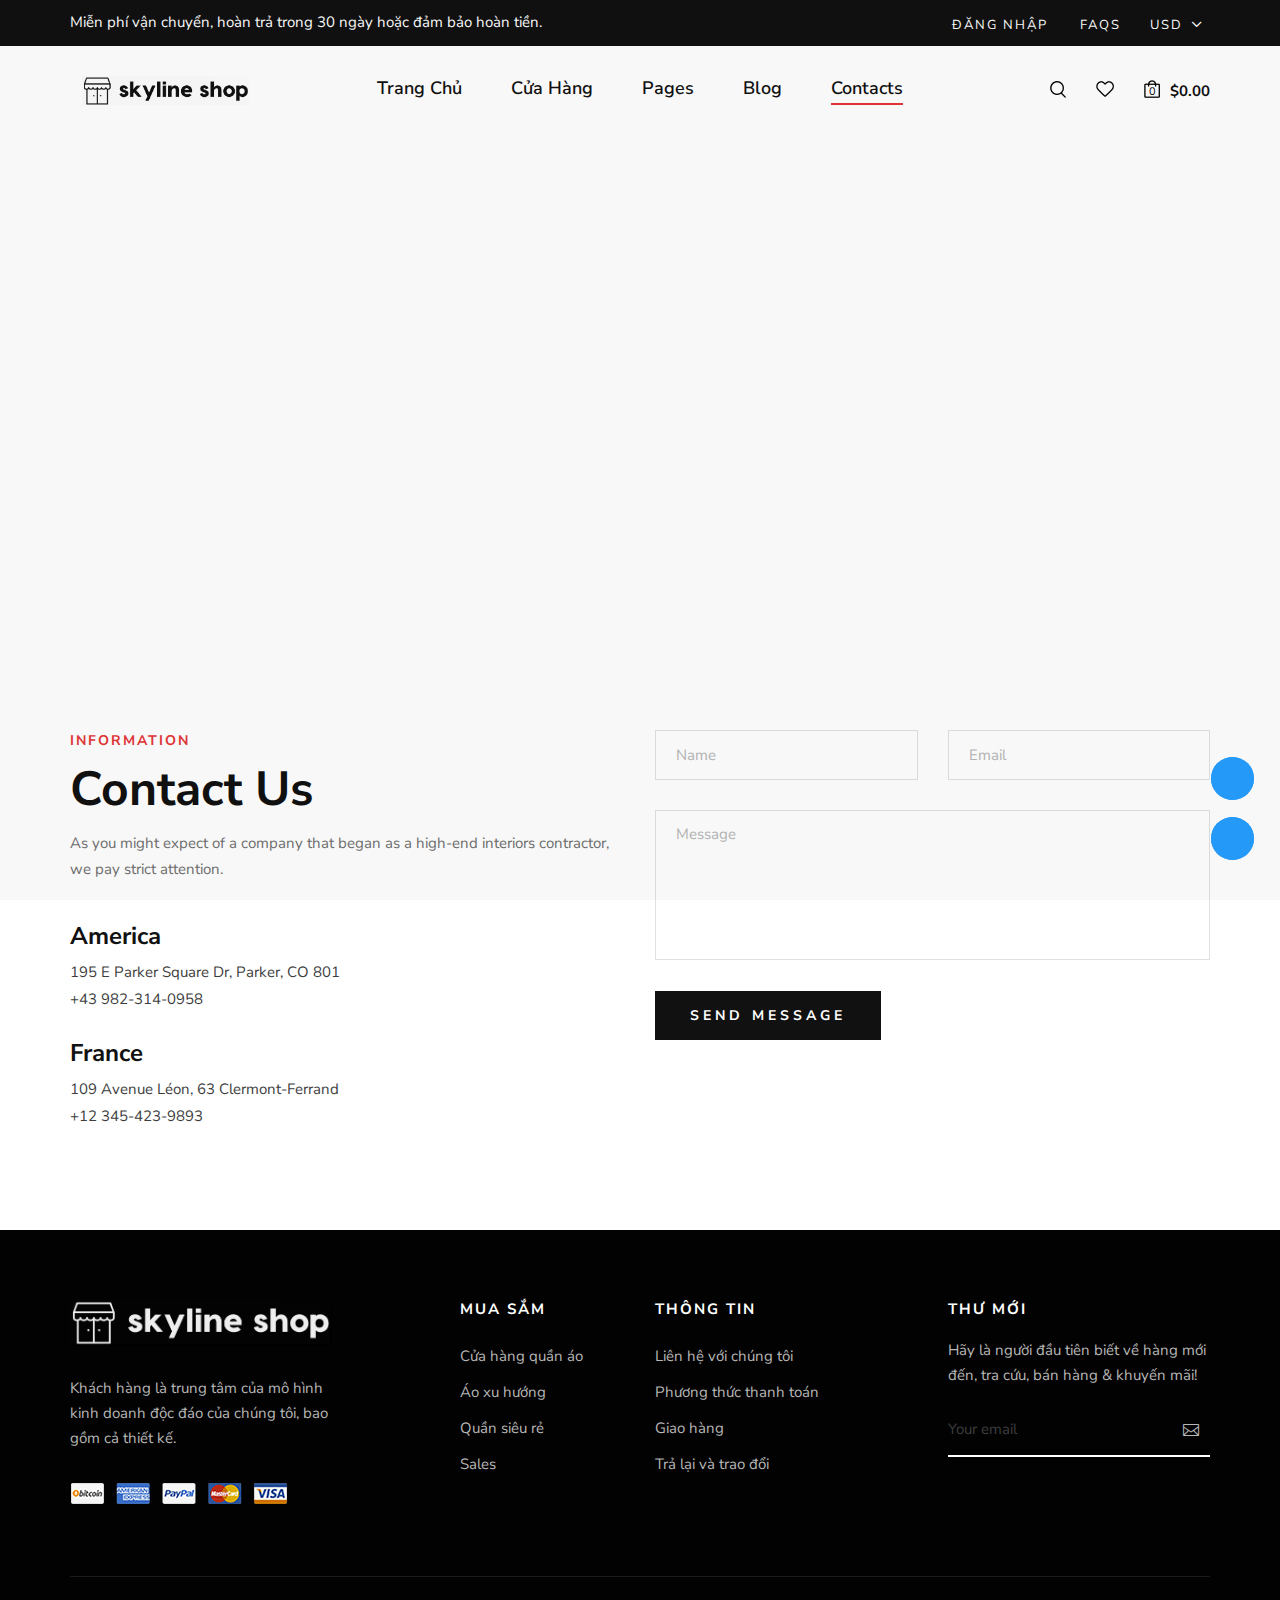
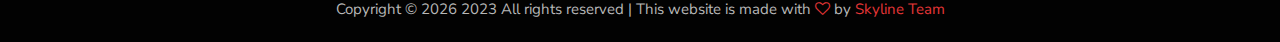
<file: contact.html>
<!DOCTYPE html>
<html lang="zxx">
  <head>
    <meta charset="UTF-8" />
    <meta name="description" content="Male_Fashion Template" />
    <meta name="keywords" content="Male_Fashion, unica, creative, html" />
    <meta name="viewport" content="width=device-width, initial-scale=1.0" />
    <meta http-equiv="X-UA-Compatible" content="ie=edge" />
    <title>Skyline Shop</title>

    <!-- Google Font -->
    <link
      href="https://fonts.googleapis.com/css2?family=Nunito+Sans:wght@300;400;600;700;800;900&display=swap"
      rel="stylesheet"
    />
    <!-- font-awesome -->
    <link
      rel="stylesheet"
      href="https://cdnjs.cloudflare.com/ajax/libs/font-awesome/6.4.2/css/all.min.css"
      integrity="sha512-z3gLpd7yknf1YoNbCzqRKc4qyor8gaKU1qmn+CShxbuBusANI9QpRohGBreCFkKxLhei6S9CQXFEbbKuqLg0DA=="
      crossorigin="anonymous"
      referrerpolicy="no-referrer"
    />
    <link
      href="https://cdn.jsdelivr.net/npm/bootstrap@5.0.2/dist/css/bootstrap.min.css"
      rel="stylesheet"
      integrity="sha384-EVSTQN3/azprG1Anm3QDgpJLIm9Nao0Yz1ztcQTwFspd3yD65VohhpuuCOmLASjC"
      crossorigin="anonymous"
    />
    <!-- Libraries Stylesheet -->
    <link href="lib/animate/animate.min.css" rel="stylesheet" />
    <!-- Css Styles -->
    <link rel="stylesheet" href="css/bootstrap.min.css" type="text/css" />
    <link rel="stylesheet" href="css/font-awesome.min.css" type="text/css" />
    <link rel="stylesheet" href="css/elegant-icons.css" type="text/css" />
    <link rel="stylesheet" href="css/magnific-popup.css" type="text/css" />
    <link rel="stylesheet" href="css/nice-select.css" type="text/css" />
    <link rel="stylesheet" href="css/owl.carousel.min.css" type="text/css" />
    <link rel="stylesheet" href="css/slicknav.min.css" type="text/css" />
    <link rel="stylesheet" href="css/style.css" type="text/css" />
  </head>

  <body>
    <!-- Page Preloder -->
    <div id="preloder">
      <div class="loader"></div>
    </div>

    <!-- Offcanvas Menu Begin -->
    <div class="offcanvas-menu-overlay"></div>
    <div class="offcanvas-menu-wrapper">
      <div class="offcanvas__option">
        <div class="offcanvas__links">
          <a href="login.html">Đăng nhập</a>
          <a href="#">FAQs</a>
        </div>
        <div class="offcanvas__top__hover">
          <span>Usd <i class="arrow_carrot-down"></i></span>
          <ul>
            <li>USD</li>
            <li>VND</li>
          </ul>
        </div>
      </div>
      <div class="offcanvas__nav__option">
        <a href="#" class="search-switch"
          ><img src="img/icon/search.png" alt=""
        /></a>
        <a href="#"><img src="img/icon/heart.png" alt="" /></a>
        <a href="#"><img src="img/icon/cart.png" alt="" /> <span>0</span></a>
        <div class="price">$0.00</div>
      </div>
      <div id="mobile-menu-wrap"></div>
      <div class="offcanvas__text">
        <p>
          Miễn phí vận chuyển, hoàn trả trong 30 ngày hoặc đảm bảo hoàn tiền.
        </p>
      </div>
    </div>
    <!-- Offcanvas Menu End -->

    <!-- Header Section Begin -->
    <header class="header">
      <div class="header__top">
        <div class="container">
          <div class="row">
            <div class="col-lg-6 col-md-7">
              <div class="header__top__left">
                <p>
                  Miễn phí vận chuyển, hoàn trả trong 30 ngày hoặc đảm bảo hoàn
                  tiền.
                </p>
              </div>
            </div>
            <div class="col-lg-6 col-md-5">
              <div class="header__top__right">
                <div class="header__top__links">
                  <a href="login.html">Đăng nhập</a>
                  <a href="#">FAQs</a>
                </div>
                <div class="header__top__hover">
                  <span>Usd <i class="arrow_carrot-down"></i></span>
                  <ul>
                    <li>USD</li>
                    <li>VND</li>
                  </ul>
                </div>
              </div>
            </div>
          </div>
        </div>
      </div>
      <div class="container">
        <div class="row">
          <div class="col-lg-3 col-md-3">
            <div class="header__logo">
              <a href="./index.html"
                ><img src="img/logo_skyline.png" alt=""
              /></a>
            </div>
          </div>
          <div class="col-lg-6 col-md-6">
            <nav class="header__menu mobile-menu">
              <ul>
                <li><a href="./index.html">Trang Chủ</a></li>
                <li><a href="./shop.html">Cửa Hàng</a></li>
                <li>
                  <a href="#">Pages</a>
                  <ul class="dropdown">
                    <li><a href="./about.html">Về Chúng Tôi</a></li>
                    <li><a href="./shop-details.html">Chi Tiết Sản Phẩm</a></li>
                    <li><a href="./shopping-cart.html">Giỏ Hàng</a></li>
                    <li><a href="./checkout.html">Thanh Toán</a></li>
                    <li><a href="./blog-details.html">Chi Tiết Blog</a></li>
                  </ul>
                </li>
                <li><a href="./blog.html">Blog</a></li>
                <li class="active"><a href="./contact.html">Contacts</a></li>
              </ul>
            </nav>
          </div>
          <div class="col-lg-3 col-md-3">
            <div class="header__nav__option">
              <a href="#" class="search-switch"
                ><img src="img/icon/search.png" alt=""
              /></a>
              <a href="#"><img src="img/icon/heart.png" alt="" /></a>
              <a href="#"
                ><img src="img/icon/cart.png" alt="" /> <span>0</span></a
              >
              <div class="price">$0.00</div>
            </div>
          </div>
        </div>
        <div class="canvas__open"><i class="fa fa-bars"></i></div>
      </div>
    </header>
    <!-- Header Section End -->

    <!-- Map Begin -->
    <div class="map">
      <iframe
        src="https://www.google.com/maps/embed?pb=!1m18!1m12!1m3!1d111551.9926412813!2d-90.27317134641879!3d38.606612219170856!2m3!1f0!2f0!3f0!3m2!1i1024!2i768!4f13.1!3m3!1m2!1s0x54eab584e432360b%3A0x1c3bb99243deb742!2sUnited%20States!5e0!3m2!1sen!2sbd!4v1597926938024!5m2!1sen!2sbd"
        height="500"
        style="border: 0"
        allowfullscreen=""
        aria-hidden="false"
        tabindex="0"
      ></iframe>
    </div>
    <!-- Map End -->

    <!-- Contact Section Begin -->
    <section class="contact spad">
      <div class="container">
        <div class="row">
          <div class="col-lg-6 col-md-6">
            <div class="contact__text">
              <div class="section-title">
                <span>Information</span>
                <h2>Contact Us</h2>
                <p>
                  As you might expect of a company that began as a high-end
                  interiors contractor, we pay strict attention.
                </p>
              </div>
              <ul>
                <li>
                  <h4>America</h4>
                  <p>
                    195 E Parker Square Dr, Parker, CO 801 <br />+43
                    982-314-0958
                  </p>
                </li>
                <li>
                  <h4>France</h4>
                  <p>
                    109 Avenue Léon, 63 Clermont-Ferrand <br />+12 345-423-9893
                  </p>
                </li>
              </ul>
            </div>
          </div>
          <div class="col-lg-6 col-md-6">
            <div class="contact__form">
              <form action="#">
                <div class="row">
                  <div class="col-lg-6">
                    <input type="text" placeholder="Name" />
                  </div>
                  <div class="col-lg-6">
                    <input type="text" placeholder="Email" />
                  </div>
                  <div class="col-lg-12">
                    <textarea placeholder="Message"></textarea>
                    <button type="submit" class="site-btn">Send Message</button>
                  </div>
                </div>
              </form>
            </div>
          </div>
        </div>
      </div>
    </section>
    <!-- Contact Section End -->

    <!-- Footer Section Begin -->
    <footer class="footer">
      <div class="container">
        <div class="row">
          <div class="col-lg-3 col-md-6 col-sm-6">
            <div class="footer__about">
              <div class="footer__logo">
                <a href="index.html"
                  ><img src="img/logo-footer-sky.png" alt=""
                /></a>
              </div>
              <p>
                Khách hàng là trung tâm của mô hình kinh doanh độc đáo của chúng
                tôi, bao gồm cả thiết kế.
              </p>
              <a href="#"><img src="img/payment.png" alt="" /></a>
            </div>
          </div>
          <div class="col-lg-2 offset-lg-1 col-md-3 col-sm-6">
            <div class="footer__widget">
              <h6>Mua sắm</h6>
              <ul>
                <li><a href="shop.html">Cửa hàng quần áo</a></li>
                <li><a href="shop.html">Áo xu hướng</a></li>
                <li><a href="shop.html">Quần siêu rẻ</a></li>
                <li><a href="shop.html">Sales</a></li>
              </ul>
            </div>
          </div>
          <div class="col-lg-2 col-md-3 col-sm-6">
            <div class="footer__widget">
              <h6>Thông tin</h6>
              <ul>
                <li><a href="contact.html">Liên hệ với chúng tôi</a></li>
                <li><a href="#">Phương thức thanh toán</a></li>
                <li><a href="#">Giao hàng</a></li>
                <li><a href="#">Trả lại và trao đổi</a></li>
              </ul>
            </div>
          </div>
          <div class="col-lg-3 offset-lg-1 col-md-6 col-sm-6">
            <div class="footer__widget">
              <h6>Thư mới</h6>
              <div class="footer__newslatter">
                <p>
                  Hãy là người đầu tiên biết về hàng mới đến, tra cứu, bán hàng
                  & khuyến mãi!
                </p>
                <form action="#">
                  <input type="text" placeholder="Your email" />
                  <button type="submit">
                    <span class="icon_mail_alt"></span>
                  </button>
                </form>
              </div>
            </div>
          </div>
        </div>
        <div class="row">
          <div class="col-lg-12 text-center">
            <div class="footer__copyright__text">
              <p>
                Copyright ©
                <script>
                  document.write(new Date().getFullYear());
                </script>
                2023 All rights reserved | This website is made with
                <i class="fa fa-heart-o" aria-hidden="true"></i> by
                <a href="#!" target="_blank">Skyline Team</a>
              </p>
            </div>
          </div>
        </div>
      </div>
    </footer>
    <!-- Footer Section End -->

    <!-- Search Begin -->
    <div class="search-model">
      <div class="h-100 d-flex align-items-center justify-content-center">
        <div class="search-close-switch">+</div>
        <form class="search-model-form">
          <input type="text" id="search-input" placeholder="Search here....." />
        </form>
      </div>
    </div>
    <!-- Back to Top -->
    <a
      href="#!"
      class="btn btn-lg btn-primary glow-on-hover btn-lg-square rounded-circle back-to-top"
      ><i class="fa-solid fa-arrow-up"></i
    ></a>

    <a
      id="callButton"
      href="#!"
      class="btn btn-lg btn-primary glow-on-hover btn-lg-contact rounded-circle btn-phone"
      ><i class="fa-solid fa-phone-volume"></i>
    </a>
    <a
      id="callButton"
      href="#!"
      class="btn btn-lg btn-primary glow-on-hover btn-lg-contact rounded-circle btn-mess"
      ><i class="fa-brands fa-facebook-messenger"></i>
    </a>
    <!-- Js Plugins -->
    <script src="js/jquery-3.3.1.min.js"></script>
    <script src="js/bootstrap.min.js"></script>
    <script src="js/jquery.nice-select.min.js"></script>
    <script src="js/jquery.nicescroll.min.js"></script>
    <script src="js/jquery.magnific-popup.min.js"></script>
    <script src="js/jquery.countdown.min.js"></script>
    <script src="js/jquery.slicknav.js"></script>
    <script src="js/mixitup.min.js"></script>
    <script src="js/owl.carousel.min.js"></script>
    <script src="lib/wow/wow.min.js"></script>
    <script src="lib/easing/easing.min.js"></script>
    <script src="js/main.js"></script>
  </body>
</html>
</file>
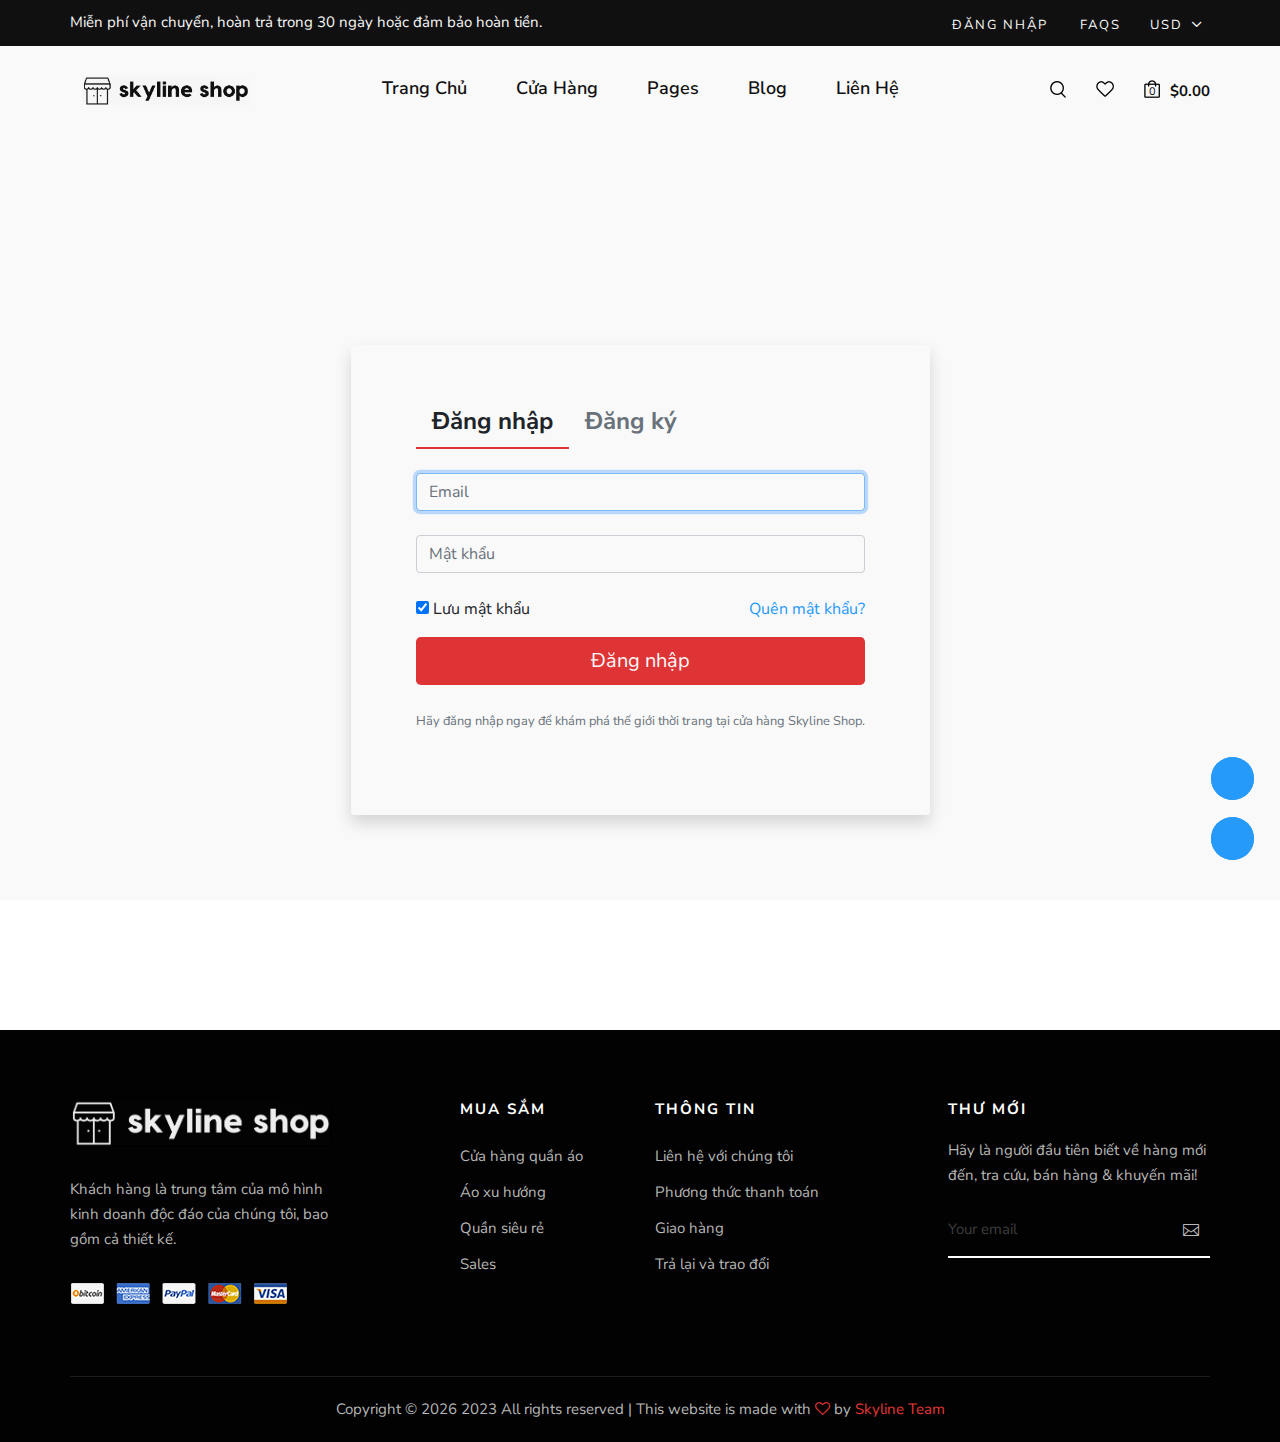
<file: login.html>
<!DOCTYPE html>
<html lang="zxx">
  <head>
    <meta charset="UTF-8" />
    <meta name="description" content="Male_Fashion Template" />
    <meta name="keywords" content="Male_Fashion, unica, creative, html" />
    <meta name="viewport" content="width=device-width, initial-scale=1.0" />
    <meta http-equiv="X-UA-Compatible" content="ie=edge" />
    <title>Skyline Shop</title>

    <!-- Google Font -->
    <link
      href="https://fonts.googleapis.com/css2?family=Nunito+Sans:wght@300;400;600;700;800;900&display=swap"
      rel="stylesheet"
    />
    <!-- font-awesome -->
    <link
      rel="stylesheet"
      href="https://cdnjs.cloudflare.com/ajax/libs/font-awesome/6.4.2/css/all.min.css"
      integrity="sha512-z3gLpd7yknf1YoNbCzqRKc4qyor8gaKU1qmn+CShxbuBusANI9QpRohGBreCFkKxLhei6S9CQXFEbbKuqLg0DA=="
      crossorigin="anonymous"
      referrerpolicy="no-referrer"
    />
    <link
      href="https://cdn.jsdelivr.net/npm/bootstrap@5.0.2/dist/css/bootstrap.min.css"
      rel="stylesheet"
      integrity="sha384-EVSTQN3/azprG1Anm3QDgpJLIm9Nao0Yz1ztcQTwFspd3yD65VohhpuuCOmLASjC"
      crossorigin="anonymous"
    />
    <!-- Libraries Stylesheet -->
    <link href="lib/animate/animate.min.css" rel="stylesheet" />
    <!-- Css Styles -->
    <link rel="stylesheet" href="css/bootstrap.min.css" type="text/css" />
    <link rel="stylesheet" href="css/font-awesome.min.css" type="text/css" />
    <link rel="stylesheet" href="css/elegant-icons.css" type="text/css" />
    <link rel="stylesheet" href="css/magnific-popup.css" type="text/css" />
    <link rel="stylesheet" href="css/nice-select.css" type="text/css" />
    <link rel="stylesheet" href="css/owl.carousel.min.css" type="text/css" />
    <link rel="stylesheet" href="css/slicknav.min.css" type="text/css" />
    <link rel="stylesheet" href="css/style.css" type="text/css" />
  </head>

  <body>
    <!-- Page Preloder -->
    <div id="preloder">
      <div class="loader"></div>
    </div>

    <!-- Offcanvas Menu Begin -->
    <div class="offcanvas-menu-overlay"></div>
    <div class="offcanvas-menu-wrapper">
      <div class="offcanvas__option">
        <div class="offcanvas__links">
          <a href="login.html">Đăng nhập</a>
          <a href="#">FAQs</a>
        </div>
        <div class="offcanvas__top__hover">
          <span>Usd <i class="arrow_carrot-down"></i></span>
          <ul>
            <li>USD</li>
            <li>VND</li>
          </ul>
        </div>
      </div>
      <div class="offcanvas__nav__option">
        <a href="#" class="search-switch"
          ><img src="img/icon/search.png" alt=""
        /></a>
        <a href="#"><img src="img/icon/heart.png" alt="" /></a>
        <a href="#"><img src="img/icon/cart.png" alt="" /> <span>0</span></a>
        <div class="price">$0.00</div>
      </div>
      <div id="mobile-menu-wrap"></div>
      <div class="offcanvas__text">
        <p>
          Miễn phí vận chuyển, hoàn trả trong 30 ngày hoặc đảm bảo hoàn tiền.
        </p>
      </div>
    </div>
    <!-- Offcanvas Menu End -->

    <!-- Header Section Begin -->
    <header class="header">
      <div class="header__top">
        <div class="container">
          <div class="row">
            <div class="col-lg-6 col-md-7">
              <div class="header__top__left">
                <p>
                  Miễn phí vận chuyển, hoàn trả trong 30 ngày hoặc đảm bảo hoàn
                  tiền.
                </p>
              </div>
            </div>
            <div class="col-lg-6 col-md-5">
              <div class="header__top__right">
                <div class="header__top__links">
                  <a href="login.html">Đăng nhập</a>
                  <a href="#">FAQs</a>
                </div>
                <div class="header__top__hover">
                  <span>Usd <i class="arrow_carrot-down"></i></span>
                  <ul>
                    <li>USD</li>
                    <li>VND</li>
                  </ul>
                </div>
              </div>
            </div>
          </div>
        </div>
      </div>
      <div class="container">
        <div class="row">
          <div class="col-lg-3 col-md-3">
            <div class="header__logo">
              <a href="./index.html"
                ><img src="img/logo_skyline.png" alt=""
              /></a>
            </div>
          </div>
          <div class="col-lg-6 col-md-6">
            <nav class="header__menu mobile-menu">
              <ul>
                <li><a href="./index.html">Trang Chủ</a></li>
                <li><a href="./shop.html">Cửa Hàng</a></li>
                <li>
                  <a href="#">Pages</a>
                  <ul class="dropdown">
                    <li><a href="./about.html">Về Chúng Tôi</a></li>
                    <li><a href="./shop-details.html">Chi Tiết Sản Phẩm</a></li>
                    <li><a href="./shopping-cart.html">Giỏ Hàng</a></li>
                    <li><a href="./checkout.html">Thanh Toán</a></li>
                    <li><a href="./blog-details.html">Chi Tiết Blog</a></li>
                  </ul>
                </li>
                <li><a href="./blog.html">Blog</a></li>
                <li><a href="./contact.html">Liên Hệ</a></li>
              </ul>
            </nav>
          </div>
          <div class="col-lg-3 col-md-3">
            <div class="header__nav__option">
              <a href="#" class="search-switch"
                ><img src="img/icon/search.png" alt=""
              /></a>
              <a href="#"><img src="img/icon/heart.png" alt="" /></a>
              <a href="#"
                ><img src="img/icon/cart.png" alt="" /> <span>0</span></a
              >
              <div class="price">$0.00</div>
            </div>
          </div>
        </div>
        <div class="canvas__open"><i class="fa fa-bars"></i></div>
      </div>
    </header>
    <!-- Header Section End -->

    <div class="login-form-wrapper container-wrapper">
      <form class="form-signin rounded-sm shadow">
        <!-- Nav tabs -->
        <ul class="nav nav-pills mb-4">
          <li class="nav-item pill-1">
            <a class="nav-link active rounded-0" data-toggle="tab" href="#login"
              >Đăng nhập</a
            >
          </li>
          <li class="nav-item pill-2">
            <a class="nav-link rounded-0" data-toggle="tab" href="#register"
              >Đăng ký</a
            >
          </li>
        </ul>
        <!-- Tab panes -->
        <div class="tab-content">
          <!-- Tab1 -->
          <div id="login" class="container tab-pane active">
            <label for="loginEmail" class="sr-only">Email address</label>
            <input
              name="email_lg"
              type="email"
              id="loginEmail"
              class="form-control mb-4"
              placeholder="Email"
              required
              autofocus
            />
            <label for="loginPassword" class="sr-only">Password</label>
            <input
              name="pass_lg"
              type="password"
              id="loginPassword"
              class="form-control mb-4"
              placeholder="Mật khẩu"
              required
            />
            <div class="one-line mb-2">
              <div class="checkbox">
                <label>
                  <input
                    name="remember"
                    type="checkbox"
                    checked="checked"
                    value="remember-me"
                  />
                  Lưu mật khẩu
                </label>
              </div>
              <a class="forgot" href="#!">Quên mật khẩu?</a>
            </div>

            <button
              class="btn btn-lg btn-login btn-block"
              onclick="loginUser()"
            >
              Đăng nhập
            </button>
            <p class="mt-4 mb-0 text-muted small">
              Hãy đăng nhập ngay để khám phá thế giới thời trang tại cửa hàng
              Skyline Shop.
            </p>
          </div>

          <!-- Tab2 -->
          <div id="register" class="container tab-pane fade">
            <label for="Name" class="sr-only">Name</label>
            <input
              name="name"
              type="text"
              id="Name"
              class="form-control mb-4"
              placeholder="Tên người dùng"
              required
            />
            <label for="registerEmail" class="sr-only">Email address</label>
            <input
              name="email_rg"
              type="email"
              id="registerEmail"
              class="form-control mb-4"
              placeholder="Địa chỉ email"
              required
              autofocus
            />
            <label for="Mobile" class="sr-only">Mobile</label>
            <input
              name="mobile"
              type="tel"
              id="Mobile"
              class="form-control mb-4"
              placeholder="Số điện thoại"
              required
            />
            <label for="registerPassword" class="sr-only">Password</label>
            <input
              name="pass_rg"
              type="password"
              id="registerPassword"
              class="form-control mb-4"
              placeholder="Mật khẩu"
              required
            />
            <button
              class="btn btn-lg btn-login btn-block"
              onclick="registerUser()"
            >
              Đăng ký
            </button>
            <p class="mt-4 mb-0 text-muted small">
              Đăng ký ngay để nhận được những ưu đãi hấp dẫn từ chúng tôi
            </p>
          </div>
        </div>
      </form>
    </div>

    <!-- Footer Section Begin -->
    <footer class="footer">
      <div class="container">
        <div class="row">
          <div class="col-lg-3 col-md-6 col-sm-6">
            <div class="footer__about">
              <div class="footer__logo">
                <a href="index.html"
                  ><img src="img/logo-footer-sky.png" alt=""
                /></a>
              </div>
              <p>
                Khách hàng là trung tâm của mô hình kinh doanh độc đáo của chúng
                tôi, bao gồm cả thiết kế.
              </p>
              <a href="#"><img src="img/payment.png" alt="" /></a>
            </div>
          </div>
          <div class="col-lg-2 offset-lg-1 col-md-3 col-sm-6">
            <div class="footer__widget">
              <h6>Mua sắm</h6>
              <ul>
                <li><a href="shop.html">Cửa hàng quần áo</a></li>
                <li><a href="shop.html">Áo xu hướng</a></li>
                <li><a href="shop.html">Quần siêu rẻ</a></li>
                <li><a href="shop.html">Sales</a></li>
              </ul>
            </div>
          </div>
          <div class="col-lg-2 col-md-3 col-sm-6">
            <div class="footer__widget">
              <h6>Thông tin</h6>
              <ul>
                <li><a href="contact.html">Liên hệ với chúng tôi</a></li>
                <li><a href="#">Phương thức thanh toán</a></li>
                <li><a href="#">Giao hàng</a></li>
                <li><a href="#">Trả lại và trao đổi</a></li>
              </ul>
            </div>
          </div>
          <div class="col-lg-3 offset-lg-1 col-md-6 col-sm-6">
            <div class="footer__widget">
              <h6>Thư mới</h6>
              <div class="footer__newslatter">
                <p>
                  Hãy là người đầu tiên biết về hàng mới đến, tra cứu, bán hàng
                  & khuyến mãi!
                </p>
                <form action="#">
                  <input type="text" placeholder="Your email" />
                  <button type="submit">
                    <span class="icon_mail_alt"></span>
                  </button>
                </form>
              </div>
            </div>
          </div>
        </div>
        <div class="row">
          <div class="col-lg-12 text-center">
            <div class="footer__copyright__text">
              <p>
                Copyright ©
                <script>
                  document.write(new Date().getFullYear());
                </script>
                2023 All rights reserved | This website is made with
                <i class="fa fa-heart-o" aria-hidden="true"></i> by
                <a href="#!" target="_blank">Skyline Team</a>
              </p>
            </div>
          </div>
        </div>
      </div>
    </footer>
    <!-- Footer Section End -->

    <!-- Search Begin -->
    <div class="search-model">
      <div class="h-100 d-flex align-items-center justify-content-center">
        <div class="search-close-switch">+</div>
        <form class="search-model-form">
          <input type="text" id="search-input" placeholder="Search here....." />
        </form>
      </div>
    </div>
    <!-- Back to Top -->
    <a
      href="#!"
      class="btn btn-lg btn-primary glow-on-hover btn-lg-square rounded-circle back-to-top"
      ><i class="fa-solid fa-arrow-up"></i
    ></a>

    <a
      id="callButton"
      href="#!"
      class="btn btn-lg btn-primary glow-on-hover btn-lg-contact rounded-circle btn-phone"
      ><i class="fa-solid fa-phone-volume"></i>
    </a>
    <a
      id="callButton"
      href="#!"
      class="btn btn-lg btn-primary glow-on-hover btn-lg-contact rounded-circle btn-mess"
      ><i class="fa-brands fa-facebook-messenger"></i>
    </a>
    <!-- Js Plugins -->
    <script src="js/jquery-3.3.1.min.js"></script>
    <script src="js/bootstrap.min.js"></script>
    <script src="js/jquery.nice-select.min.js"></script>
    <script src="js/jquery.nicescroll.min.js"></script>
    <script src="js/jquery.magnific-popup.min.js"></script>
    <script src="js/jquery.countdown.min.js"></script>
    <script src="js/jquery.slicknav.js"></script>
    <script src="js/mixitup.min.js"></script>
    <script src="js/owl.carousel.min.js"></script>
    <script src="lib/wow/wow.min.js"></script>
    <script src="lib/easing/easing.min.js"></script>
    <script src="js/main.js"></script>
  </body>
</html>
</file>
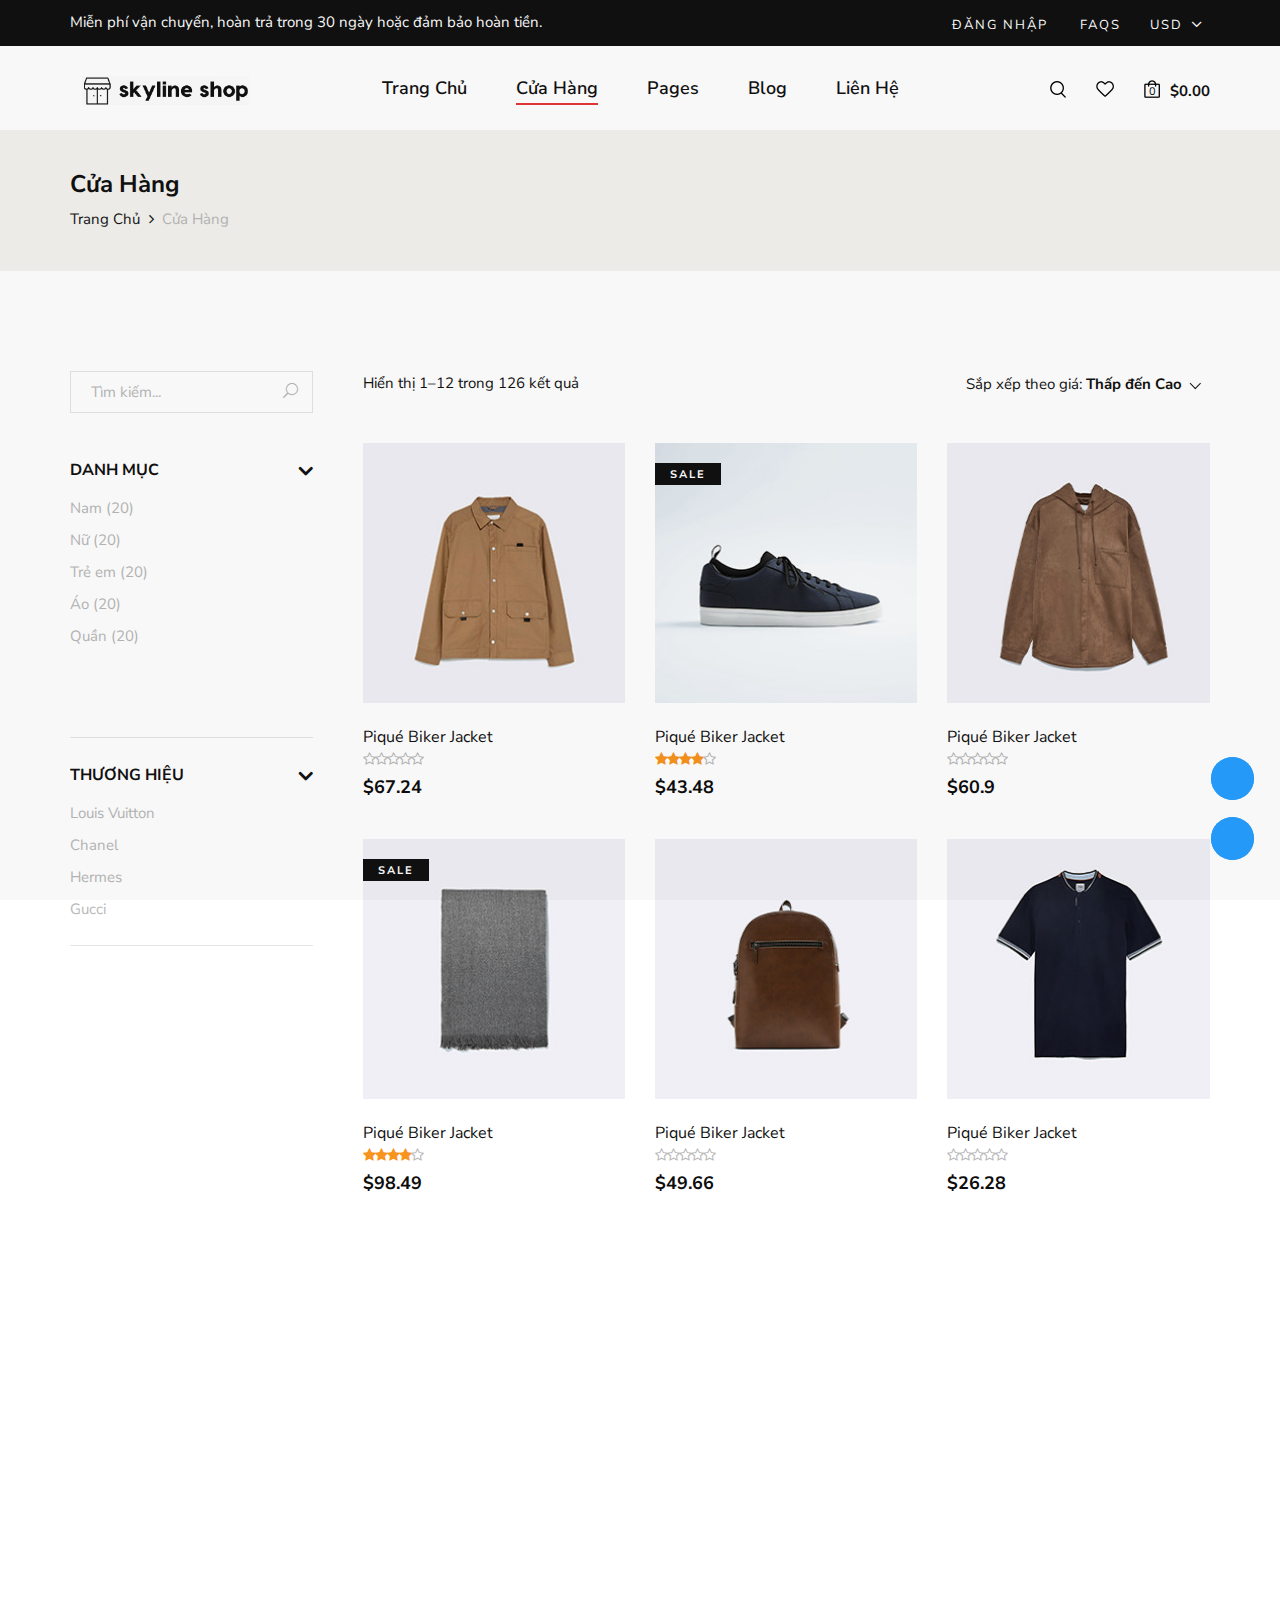
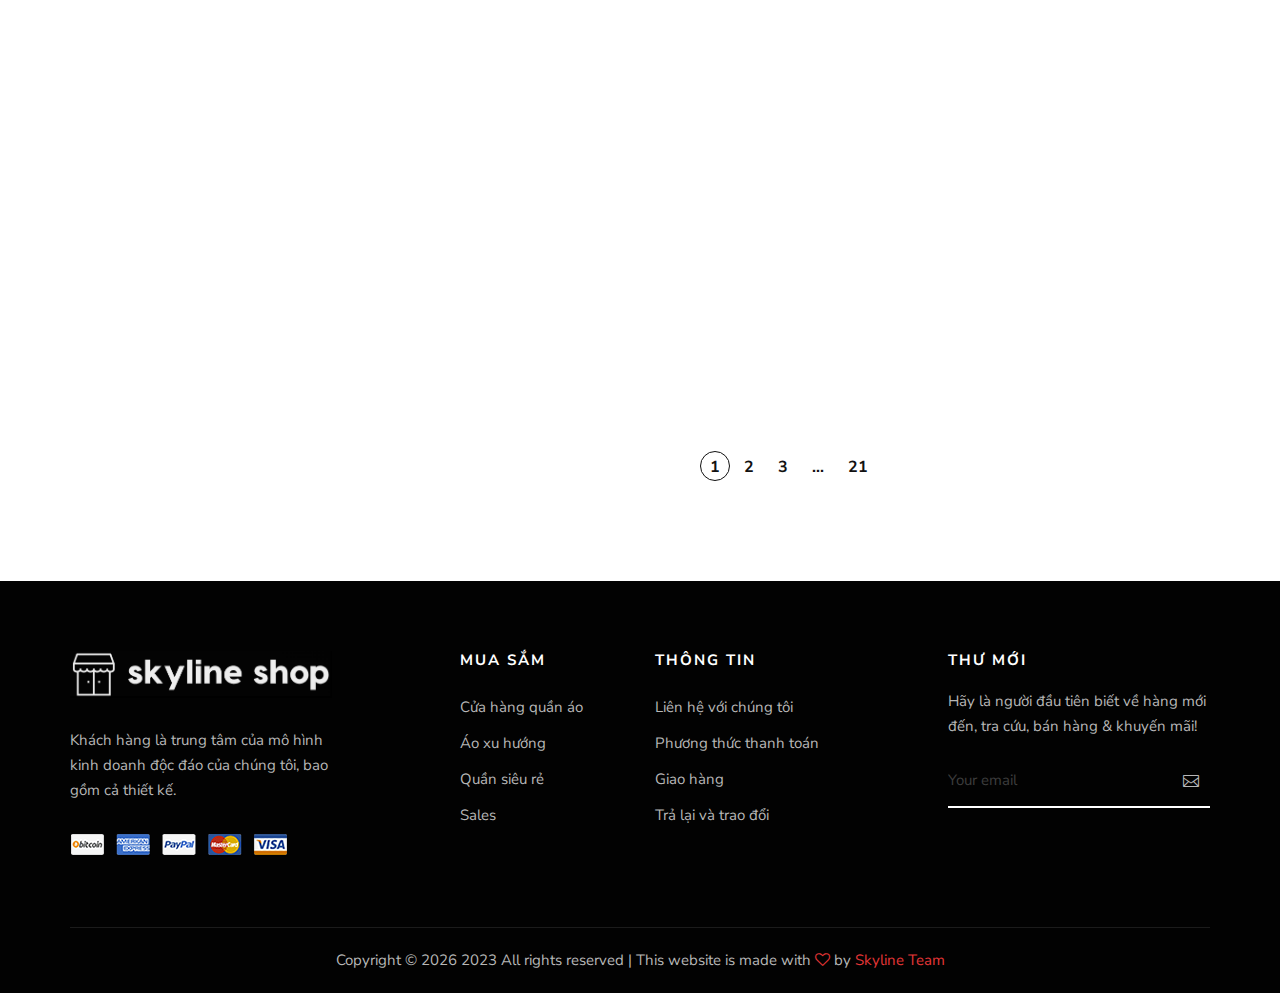
<file: shop.html>
<!DOCTYPE html>
<html lang="zxx">
  <head>
    <meta charset="UTF-8" />
    <meta name="description" content="Male_Fashion Template" />
    <meta name="keywords" content="Male_Fashion, unica, creative, html" />
    <meta name="viewport" content="width=device-width, initial-scale=1.0" />
    <meta http-equiv="X-UA-Compatible" content="ie=edge" />
    <title>Skyline Shop</title>

    <!-- Google Font -->
    <link
      href="https://fonts.googleapis.com/css2?family=Nunito+Sans:wght@300;400;600;700;800;900&display=swap"
      rel="stylesheet"
    />
    <!-- font-awesome -->
    <link
      rel="stylesheet"
      href="https://cdnjs.cloudflare.com/ajax/libs/font-awesome/6.4.2/css/all.min.css"
      integrity="sha512-z3gLpd7yknf1YoNbCzqRKc4qyor8gaKU1qmn+CShxbuBusANI9QpRohGBreCFkKxLhei6S9CQXFEbbKuqLg0DA=="
      crossorigin="anonymous"
      referrerpolicy="no-referrer"
    />
    <link
      href="https://cdn.jsdelivr.net/npm/bootstrap@5.0.2/dist/css/bootstrap.min.css"
      rel="stylesheet"
      integrity="sha384-EVSTQN3/azprG1Anm3QDgpJLIm9Nao0Yz1ztcQTwFspd3yD65VohhpuuCOmLASjC"
      crossorigin="anonymous"
    />
    <!-- Libraries Stylesheet -->
    <link href="lib/animate/animate.min.css" rel="stylesheet" />
    <!-- Css Styles -->
    <link rel="stylesheet" href="css/bootstrap.min.css" type="text/css" />
    <link rel="stylesheet" href="css/font-awesome.min.css" type="text/css" />
    <link rel="stylesheet" href="css/elegant-icons.css" type="text/css" />
    <link rel="stylesheet" href="css/magnific-popup.css" type="text/css" />
    <link rel="stylesheet" href="css/nice-select.css" type="text/css" />
    <link rel="stylesheet" href="css/owl.carousel.min.css" type="text/css" />
    <link rel="stylesheet" href="css/slicknav.min.css" type="text/css" />
    <link rel="stylesheet" href="css/style.css" type="text/css" />
  </head>

  <body>
    <!-- Page Preloder -->
    <div id="preloder">
      <div class="loader"></div>
    </div>

    <!-- Offcanvas Menu Begin -->
    <div class="offcanvas-menu-overlay"></div>
    <div class="offcanvas-menu-wrapper">
      <div class="offcanvas__option">
        <div class="offcanvas__links">
          <a href="login.html">Đăng nhập</a>
          <a href="#">FAQs</a>
        </div>
        <div class="offcanvas__top__hover">
          <span>Usd <i class="arrow_carrot-down"></i></span>
          <ul>
            <li>USD</li>
            <li>VND</li>
          </ul>
          ~
        </div>
      </div>
      <div class="offcanvas__nav__option">
        <a href="#" class="search-switch"
          ><img src="img/icon/search.png" alt=""
        /></a>
        <a href="#"><img src="img/icon/heart.png" alt="" /></a>
        <a href="#"><img src="img/icon/cart.png" alt="" /> <span>0</span></a>
        <div class="price">$0.00</div>
      </div>
      <div id="mobile-menu-wrap"></div>
      <div class="offcanvas__text">
        <p>
          Miễn phí vận chuyển, hoàn trả trong 30 ngày hoặc đảm bảo hoàn tiền.
        </p>
      </div>
    </div>
    <!-- Offcanvas Menu End -->

    <!-- Header Section Begin -->
    <header class="header">
      <div class="header__top">
        <div class="container">
          <div class="row">
            <div class="col-lg-6 col-md-7">
              <div class="header__top__left">
                <p>
                  Miễn phí vận chuyển, hoàn trả trong 30 ngày hoặc đảm bảo hoàn
                  tiền.
                </p>
              </div>
            </div>
            <div class="col-lg-6 col-md-5">
              <div class="header__top__right">
                <div class="header__top__links">
                  <a href="login.html">Đăng nhập</a>
                  <a href="#">FAQs</a>
                </div>
                <div class="header__top__hover">
                  <span>Usd <i class="arrow_carrot-down"></i></span>
                  <ul>
                    <li>USD</li>
                    <li>VND</li>
                  </ul>
                </div>
              </div>
            </div>
          </div>
        </div>
      </div>
      <div class="container">
        <div class="row">
          <div class="col-lg-3 col-md-3">
            <div class="header__logo">
              <a href="./index.html"
                ><img src="img/logo_skyline.png" alt=""
              /></a>
            </div>
          </div>
          <div class="col-lg-6 col-md-6">
            <nav class="header__menu mobile-menu">
              <ul>
                <li><a href="./index.html">Trang Chủ</a></li>
                <li class="active"><a href="./shop.html">Cửa Hàng</a></li>
                <li>
                  <a href="#">Pages</a>
                  <ul class="dropdown">
                    <li><a href="./about.html">Về Chúng Tôi</a></li>
                    <li><a href="./shop-details.html">Chi Tiết Sản Phẩm</a></li>
                    <li><a href="./shopping-cart.html">Giỏ Hàng</a></li>
                    <li><a href="./checkout.html">Thanh Toán</a></li>
                    <li><a href="./blog-details.html">Chi Tiết Blog</a></li>
                  </ul>
                </li>
                <li><a href="./blog.html">Blog</a></li>
                <li><a href="./contact.html">Liên Hệ</a></li>
              </ul>
            </nav>
          </div>
          <div class="col-lg-3 col-md-3">
            <div class="header__nav__option">
              <a href="#" class="search-switch"
                ><img src="img/icon/search.png" alt=""
              /></a>
              <a href="#"><img src="img/icon/heart.png" alt="" /></a>
              <a href="#"
                ><img src="img/icon/cart.png" alt="" /> <span>0</span></a
              >
              <div class="price">$0.00</div>
            </div>
          </div>
        </div>
        <div class="canvas__open"><i class="fa fa-bars"></i></div>
      </div>
    </header>
    <!-- Header Section End -->

    <!-- Breadcrumb Section Begin -->
    <section class="breadcrumb-option">
      <div class="container">
        <div class="row">
          <div class="col-lg-12">
            <div class="breadcrumb__text">
              <h4>Cửa Hàng</h4>
              <div class="breadcrumb__links">
                <a href="./index.html">Trang Chủ</a>
                <span>Cửa Hàng</span>
              </div>
            </div>
          </div>
        </div>
      </div>
    </section>
    <!-- Breadcrumb Section End -->

    <!-- Shop Section Begin -->
    <section class="shop spad">
      <div class="container">
        <div class="row">
          <div class="col-lg-3">
            <div class="shop__sidebar">
              <div class="shop__sidebar__search">
                <form action="#">
                  <input type="text" placeholder="Tìm kiếm..." />
                  <button type="submit">
                    <span class="icon_search"></span>
                  </button>
                </form>
              </div>
              <div class="shop__sidebar__accordion">
                <div class="accordion" id="accordionExample">
                  <div class="card wow fadeInUp" data-wow-delay="0.5s">
                    <div class="card-heading">
                      <a data-toggle="collapse" data-target="#collapseOne"
                        >Danh Mục</a
                      >
                    </div>
                    <div
                      id="collapseOne"
                      class="collapse show"
                      data-parent="#accordionExample"
                    >
                      <div class="card-body">
                        <div class="shop__sidebar__categories">
                          <ul class="nice-scroll">
                            <li><a href="#">Nam (20)</a></li>
                            <li><a href="#">Nữ (20)</a></li>
                            <li><a href="#">Trẻ em (20)</a></li>
                            <li><a href="#">Áo (20)</a></li>
                            <li><a href="#">Quần (20)</a></li>
                          </ul>
                        </div>
                      </div>
                    </div>
                  </div>
                  <div class="card wow fadeInUp" data-wow-delay="0.5s">
                    <div class="card-heading">
                      <a data-toggle="collapse" data-target="#collapseTwo"
                        >Thương hiệu</a
                      >
                    </div>
                    <div
                      id="collapseTwo"
                      class="collapse show"
                      data-parent="#accordionExample"
                    >
                      <div class="card-body">
                        <div class="shop__sidebar__brand">
                          <ul>
                            <li><a href="#">Louis Vuitton</a></li>
                            <li><a href="#">Chanel</a></li>
                            <li><a href="#">Hermes</a></li>
                            <li><a href="#">Gucci</a></li>
                          </ul>
                        </div>
                      </div>
                    </div>
                  </div>
                  <div class="card wow fadeInUp" data-wow-delay="0.5s">
                    <div class="card-heading">
                      <a data-toggle="collapse" data-target="#collapseThree"
                        >Lọc theo giá</a
                      >
                    </div>
                    <div
                      id="collapseThree"
                      class="collapse show"
                      data-parent="#accordionExample"
                    >
                      <div class="card-body">
                        <div class="shop__sidebar__price">
                          <ul>
                            <li><a href="#">$0.00 - $50.00</a></li>
                            <li><a href="#">$50.00 - $100.00</a></li>
                            <li><a href="#">$100.00 - $150.00</a></li>
                            <li><a href="#">$150.00 - $200.00</a></li>
                            <li><a href="#">$200.00 - $250.00</a></li>
                            <li><a href="#">250.00+</a></li>
                          </ul>
                        </div>
                      </div>
                    </div>
                  </div>
                  <div class="card wow fadeInUp" data-wow-delay="0.5s">
                    <div class="card-heading">
                      <a data-toggle="collapse" data-target="#collapseFour"
                        >Size</a
                      >
                    </div>
                    <div
                      id="collapseFour"
                      class="collapse show"
                      data-parent="#accordionExample"
                    >
                      <div class="card-body">
                        <div class="shop__sidebar__size">
                          <label for="xs"
                            >xs
                            <input type="radio" id="xs" />
                          </label>
                          <label for="sm"
                            >s
                            <input type="radio" id="sm" />
                          </label>
                          <label for="md"
                            >m
                            <input type="radio" id="md" />
                          </label>
                          <label for="xl"
                            >xl
                            <input type="radio" id="xl" />
                          </label>
                          <label for="2xl"
                            >2xl
                            <input type="radio" id="2xl" />
                          </label>
                          <label for="xxl"
                            >xxl
                            <input type="radio" id="xxl" />
                          </label>
                          <label for="3xl"
                            >3xl
                            <input type="radio" id="3xl" />
                          </label>
                          <label for="4xl"
                            >4xl
                            <input type="radio" id="4xl" />
                          </label>
                        </div>
                      </div>
                    </div>
                  </div>
                </div>
              </div>
            </div>
          </div>
          <div class="col-lg-9">
            <div class="shop__product__option">
              <div class="row">
                <div class="col-lg-6 col-md-6 col-sm-6">
                  <div class="shop__product__option__left">
                    <p>Hiển thị 1–12 trong 126 kết quả</p>
                  </div>
                </div>
                <div class="col-lg-6 col-md-6 col-sm-6">
                  <div class="shop__product__option__right">
                    <p>Sắp xếp theo giá:</p>
                    <select>
                      <option value="">Thấp đến Cao</option>
                      <option value="">$0 - $55</option>
                      <option value="">$55 - $100</option>
                    </select>
                  </div>
                </div>
              </div>
            </div>
            <div class="row">
              <div class="col-lg-4 col-md-6 col-sm-6">
                <div class="product__item wow fadeInUp" data-wow-delay="0.5s">
                  <div
                    class="product__item__pic set-bg"
                    data-setbg="img/product/product-2.jpg"
                  >
                    <ul class="product__hover">
                      <li>
                        <a href="#"><img src="img/icon/heart.png" alt="" /></a>
                      </li>
                      <li>
                        <a href="#"
                          ><img src="img/icon/compare.png" alt="" />
                          <span>Compare</span></a
                        >
                      </li>
                      <li>
                        <a href="#"><img src="img/icon/search.png" alt="" /></a>
                      </li>
                      <li>
                        <a href="#"><img src="img/icon/cart.png" alt="" /></a>
                      </li>
                    </ul>
                  </div>
                  <div class="product__item__text">
                    <a class="product-title" href="shop-details.html"
                      ><h6>Piqué Biker Jacket</h6></a
                    >

                    <div class="rating">
                      <i class="fa fa-star-o"></i>
                      <i class="fa fa-star-o"></i>
                      <i class="fa fa-star-o"></i>
                      <i class="fa fa-star-o"></i>
                      <i class="fa fa-star-o"></i>
                    </div>
                    <h5>$67.24</h5>
                  </div>
                </div>
              </div>
              <div class="col-lg-4 col-md-6 col-sm-6">
                <div
                  class="product__item sale wow fadeInUp"
                  data-wow-delay="0.5s"
                >
                  <div
                    class="product__item__pic set-bg"
                    data-setbg="img/product/product-3.jpg"
                  >
                    <span class="label">Sale</span>
                    <ul class="product__hover">
                      <li>
                        <a href="#"><img src="img/icon/heart.png" alt="" /></a>
                      </li>
                      <li>
                        <a href="#"
                          ><img src="img/icon/compare.png" alt="" />
                          <span>Compare</span></a
                        >
                      </li>
                      <li>
                        <a href="#"><img src="img/icon/search.png" alt="" /></a>
                      </li>
                      <li>
                        <a href="#"><img src="img/icon/cart.png" alt="" /></a>
                      </li>
                    </ul>
                  </div>
                  <div class="product__item__text">
                    <a class="product-title" href="shop-details.html"
                      ><h6>Piqué Biker Jacket</h6></a
                    >

                    <div class="rating">
                      <i class="fa fa-star"></i>
                      <i class="fa fa-star"></i>
                      <i class="fa fa-star"></i>
                      <i class="fa fa-star"></i>
                      <i class="fa fa-star-o"></i>
                    </div>
                    <h5>$43.48</h5>
                  </div>
                </div>
              </div>
              <div class="col-lg-4 col-md-6 col-sm-6">
                <div class="product__item wow fadeInUp" data-wow-delay="0.5s">
                  <div
                    class="product__item__pic set-bg"
                    data-setbg="img/product/product-4.jpg"
                  >
                    <ul class="product__hover">
                      <li>
                        <a href="#"><img src="img/icon/heart.png" alt="" /></a>
                      </li>
                      <li>
                        <a href="#"
                          ><img src="img/icon/compare.png" alt="" />
                          <span>Compare</span></a
                        >
                      </li>
                      <li>
                        <a href="#"><img src="img/icon/search.png" alt="" /></a>
                      </li>
                      <li>
                        <a href="#"><img src="img/icon/cart.png" alt="" /></a>
                      </li>
                    </ul>
                  </div>
                  <div class="product__item__text">
                    <a class="product-title" href="shop-details.html"
                      ><h6>Piqué Biker Jacket</h6></a
                    >

                    <div class="rating">
                      <i class="fa fa-star-o"></i>
                      <i class="fa fa-star-o"></i>
                      <i class="fa fa-star-o"></i>
                      <i class="fa fa-star-o"></i>
                      <i class="fa fa-star-o"></i>
                    </div>
                    <h5>$60.9</h5>
                  </div>
                </div>
              </div>
              <div class="col-lg-4 col-md-6 col-sm-6">
                <div
                  class="product__item sale wow fadeInUp"
                  data-wow-delay="0.5s"
                >
                  <div
                    class="product__item__pic set-bg"
                    data-setbg="img/product/product-6.jpg"
                  >
                    <span class="label">Sale</span>
                    <ul class="product__hover">
                      <li>
                        <a href="#"><img src="img/icon/heart.png" alt="" /></a>
                      </li>
                      <li>
                        <a href="#"
                          ><img src="img/icon/compare.png" alt="" />
                          <span>Compare</span></a
                        >
                      </li>
                      <li>
                        <a href="#"><img src="img/icon/search.png" alt="" /></a>
                      </li>
                      <li>
                        <a href="#"><img src="img/icon/cart.png" alt="" /></a>
                      </li>
                    </ul>
                  </div>
                  <div class="product__item__text">
                    <a class="product-title" href="shop-details.html"
                      ><h6>Piqué Biker Jacket</h6></a
                    >

                    <div class="rating">
                      <i class="fa fa-star"></i>
                      <i class="fa fa-star"></i>
                      <i class="fa fa-star"></i>
                      <i class="fa fa-star"></i>
                      <i class="fa fa-star-o"></i>
                    </div>
                    <h5>$98.49</h5>
                  </div>
                </div>
              </div>
              <div class="col-lg-4 col-md-6 col-sm-6">
                <div class="product__item wow fadeInUp" data-wow-delay="0.5s">
                  <div
                    class="product__item__pic set-bg"
                    data-setbg="img/product/product-7.jpg"
                  >
                    <ul class="product__hover">
                      <li>
                        <a href="#"><img src="img/icon/heart.png" alt="" /></a>
                      </li>
                      <li>
                        <a href="#"
                          ><img src="img/icon/compare.png" alt="" />
                          <span>Compare</span></a
                        >
                      </li>
                      <li>
                        <a href="#"><img src="img/icon/search.png" alt="" /></a>
                      </li>
                      <li>
                        <a href="#"><img src="img/icon/cart.png" alt="" /></a>
                      </li>
                    </ul>
                  </div>
                  <div class="product__item__text">
                    <a class="product-title" href="shop-details.html"
                      ><h6>Piqué Biker Jacket</h6></a
                    >

                    <div class="rating">
                      <i class="fa fa-star-o"></i>
                      <i class="fa fa-star-o"></i>
                      <i class="fa fa-star-o"></i>
                      <i class="fa fa-star-o"></i>
                      <i class="fa fa-star-o"></i>
                    </div>
                    <h5>$49.66</h5>
                  </div>
                </div>
              </div>
              <div class="col-lg-4 col-md-6 col-sm-6">
                <div class="product__item wow fadeInUp" data-wow-delay="0.5s">
                  <div
                    class="product__item__pic set-bg"
                    data-setbg="img/product/product-8.jpg"
                  >
                    <ul class="product__hover">
                      <li>
                        <a href="#"><img src="img/icon/heart.png" alt="" /></a>
                      </li>
                      <li>
                        <a href="#"
                          ><img src="img/icon/compare.png" alt="" />
                          <span>Compare</span></a
                        >
                      </li>
                      <li>
                        <a href="#"><img src="img/icon/search.png" alt="" /></a>
                      </li>
                      <li>
                        <a href="#"><img src="img/icon/cart.png" alt="" /></a>
                      </li>
                    </ul>
                  </div>
                  <div class="product__item__text">
                    <a class="product-title" href="shop-details.html"
                      ><h6>Piqué Biker Jacket</h6></a
                    >

                    <div class="rating">
                      <i class="fa fa-star-o"></i>
                      <i class="fa fa-star-o"></i>
                      <i class="fa fa-star-o"></i>
                      <i class="fa fa-star-o"></i>
                      <i class="fa fa-star-o"></i>
                    </div>
                    <h5>$26.28</h5>
                  </div>
                </div>
              </div>
              <div class="col-lg-4 col-md-6 col-sm-6">
                <div class="product__item wow fadeInUp" data-wow-delay="0.5s">
                  <div
                    class="product__item__pic set-bg"
                    data-setbg="img/product/product-9.jpg"
                  >
                    <ul class="product__hover">
                      <li>
                        <a href="#"><img src="img/icon/heart.png" alt="" /></a>
                      </li>
                      <li>
                        <a href="#"
                          ><img src="img/icon/compare.png" alt="" />
                          <span>Compare</span></a
                        >
                      </li>
                      <li>
                        <a href="#"><img src="img/icon/search.png" alt="" /></a>
                      </li>
                      <li>
                        <a href="#"><img src="img/icon/cart.png" alt="" /></a>
                      </li>
                    </ul>
                  </div>
                  <div class="product__item__text">
                    <a class="product-title" href="shop-details.html"
                      ><h6>Piqué Biker Jacket</h6></a
                    >

                    <div class="rating">
                      <i class="fa fa-star-o"></i>
                      <i class="fa fa-star-o"></i>
                      <i class="fa fa-star-o"></i>
                      <i class="fa fa-star-o"></i>
                      <i class="fa fa-star-o"></i>
                    </div>
                    <h5>$67.24</h5>
                  </div>
                </div>
              </div>
              <div class="col-lg-4 col-md-6 col-sm-6">
                <div
                  class="product__item sale wow fadeInUp"
                  data-wow-delay="0.5s"
                >
                  <div
                    class="product__item__pic set-bg"
                    data-setbg="img/product/product-10.jpg"
                  >
                    <span class="label">Sale</span>
                    <ul class="product__hover">
                      <li>
                        <a href="#"><img src="img/icon/heart.png" alt="" /></a>
                      </li>
                      <li>
                        <a href="#"
                          ><img src="img/icon/compare.png" alt="" />
                          <span>Compare</span></a
                        >
                      </li>
                      <li>
                        <a href="#"><img src="img/icon/search.png" alt="" /></a>
                      </li>
                      <li>
                        <a href="#"><img src="img/icon/cart.png" alt="" /></a>
                      </li>
                    </ul>
                  </div>
                  <div class="product__item__text">
                    <a class="product-title" href="shop-details.html"
                      ><h6>Piqué Biker Jacket</h6></a
                    >

                    <div class="rating">
                      <i class="fa fa-star"></i>
                      <i class="fa fa-star"></i>
                      <i class="fa fa-star"></i>
                      <i class="fa fa-star"></i>
                      <i class="fa fa-star-o"></i>
                    </div>
                    <h5>$43.48</h5>
                  </div>
                </div>
              </div>
              <div class="col-lg-4 col-md-6 col-sm-6">
                <div class="product__item wow fadeInUp" data-wow-delay="0.5s">
                  <div
                    class="product__item__pic set-bg"
                    data-setbg="img/product/product-11.jpg"
                  >
                    <ul class="product__hover">
                      <li>
                        <a href="#"><img src="img/icon/heart.png" alt="" /></a>
                      </li>
                      <li>
                        <a href="#"
                          ><img src="img/icon/compare.png" alt="" />
                          <span>Compare</span></a
                        >
                      </li>
                      <li>
                        <a href="#"><img src="img/icon/search.png" alt="" /></a>
                      </li>
                      <li>
                        <a href="#"><img src="img/icon/cart.png" alt="" /></a>
                      </li>
                    </ul>
                  </div>
                  <div class="product__item__text">
                    <a class="product-title" href="shop-details.html"
                      ><h6>Piqué Biker Jacket</h6></a
                    >

                    <div class="rating">
                      <i class="fa fa-star-o"></i>
                      <i class="fa fa-star-o"></i>
                      <i class="fa fa-star-o"></i>
                      <i class="fa fa-star-o"></i>
                      <i class="fa fa-star-o"></i>
                    </div>
                    <h5>$60.9</h5>
                  </div>
                </div>
              </div>
              <div class="col-lg-4 col-md-6 col-sm-6">
                <div
                  class="product__item sale wow fadeInUp"
                  data-wow-delay="0.5s"
                >
                  <div
                    class="product__item__pic set-bg"
                    data-setbg="img/product/product-12.jpg"
                  >
                    <span class="label">Sale</span>
                    <ul class="product__hover">
                      <li>
                        <a href="#"><img src="img/icon/heart.png" alt="" /></a>
                      </li>
                      <li>
                        <a href="#"
                          ><img src="img/icon/compare.png" alt="" />
                          <span>Compare</span></a
                        >
                      </li>
                      <li>
                        <a href="#"><img src="img/icon/search.png" alt="" /></a>
                      </li>
                      <li>
                        <a href="#"><img src="img/icon/cart.png" alt="" /></a>
                      </li>
                    </ul>
                  </div>
                  <div class="product__item__text">
                    <a class="product-title" href="shop-details.html"
                      ><h6>Piqué Biker Jacket</h6></a
                    >

                    <div class="rating">
                      <i class="fa fa-star"></i>
                      <i class="fa fa-star"></i>
                      <i class="fa fa-star"></i>
                      <i class="fa fa-star"></i>
                      <i class="fa fa-star-o"></i>
                    </div>
                    <h5>$98.49</h5>
                  </div>
                </div>
              </div>
              <div class="col-lg-4 col-md-6 col-sm-6">
                <div class="product__item wow fadeInUp" data-wow-delay="0.5s">
                  <div
                    class="product__item__pic set-bg"
                    data-setbg="img/product/product-13.jpg"
                  >
                    <ul class="product__hover">
                      <li>
                        <a href="#"><img src="img/icon/heart.png" alt="" /></a>
                      </li>
                      <li>
                        <a href="#"
                          ><img src="img/icon/compare.png" alt="" />
                          <span>Compare</span></a
                        >
                      </li>
                      <li>
                        <a href="#"><img src="img/icon/search.png" alt="" /></a>
                      </li>
                      <li>
                        <a href="#"><img src="img/icon/cart.png" alt="" /></a>
                      </li>
                    </ul>
                  </div>
                  <div class="product__item__text">
                    <a class="product-title" href="shop-details.html"
                      ><h6>Piqué Biker Jacket</h6></a
                    >

                    <div class="rating">
                      <i class="fa fa-star-o"></i>
                      <i class="fa fa-star-o"></i>
                      <i class="fa fa-star-o"></i>
                      <i class="fa fa-star-o"></i>
                      <i class="fa fa-star-o"></i>
                    </div>
                    <h5>$49.66</h5>
                  </div>
                </div>
              </div>
              <div class="col-lg-4 col-md-6 col-sm-6">
                <div class="product__item wow fadeInUp" data-wow-delay="0.5s">
                  <div
                    class="product__item__pic set-bg"
                    data-setbg="img/product/product-14.jpg"
                  >
                    <ul class="product__hover">
                      <li>
                        <a href="#"><img src="img/icon/heart.png" alt="" /></a>
                      </li>
                      <li>
                        <a href="#"
                          ><img src="img/icon/compare.png" alt="" />
                          <span>Compare</span></a
                        >
                      </li>
                      <li>
                        <a href="#"><img src="img/icon/search.png" alt="" /></a>
                      </li>
                      <li>
                        <a href="#"><img src="img/icon/cart.png" alt="" /></a>
                      </li>
                    </ul>
                  </div>
                  <div class="product__item__text">
                    <a class="product-title" href="shop-details.html"
                      ><h6>Piqué Biker Jacket</h6></a
                    >

                    <div class="rating">
                      <i class="fa fa-star-o"></i>
                      <i class="fa fa-star-o"></i>
                      <i class="fa fa-star-o"></i>
                      <i class="fa fa-star-o"></i>
                      <i class="fa fa-star-o"></i>
                    </div>
                    <h5>$26.28</h5>
                  </div>
                </div>
              </div>
            </div>
            <div class="row">
              <div class="col-lg-12">
                <div class="product__pagination">
                  <a class="active" href="#">1</a>
                  <a href="#">2</a>
                  <a href="#">3</a>
                  <span>...</span>
                  <a href="#">21</a>
                </div>
              </div>
            </div>
          </div>
        </div>
      </div>
    </section>
    <!-- Shop Section End -->

    <!-- Footer Section Begin -->
    <footer class="footer">
      <div class="container">
        <div class="row">
          <div class="col-lg-3 col-md-6 col-sm-6">
            <div class="footer__about">
              <div class="footer__logo">
                <a href="index.html"
                  ><img src="img/logo-footer-sky.png" alt=""
                /></a>
              </div>
              <p>
                Khách hàng là trung tâm của mô hình kinh doanh độc đáo của chúng
                tôi, bao gồm cả thiết kế.
              </p>
              <a href="#"><img src="img/payment.png" alt="" /></a>
            </div>
          </div>
          <div class="col-lg-2 offset-lg-1 col-md-3 col-sm-6">
            <div class="footer__widget">
              <h6>Mua sắm</h6>
              <ul>
                <li><a href="shop.html">Cửa hàng quần áo</a></li>
                <li><a href="shop.html">Áo xu hướng</a></li>
                <li><a href="shop.html">Quần siêu rẻ</a></li>
                <li><a href="shop.html">Sales</a></li>
              </ul>
            </div>
          </div>
          <div class="col-lg-2 col-md-3 col-sm-6">
            <div class="footer__widget">
              <h6>Thông tin</h6>
              <ul>
                <li><a href="contact.html">Liên hệ với chúng tôi</a></li>
                <li><a href="#">Phương thức thanh toán</a></li>
                <li><a href="#">Giao hàng</a></li>
                <li><a href="#">Trả lại và trao đổi</a></li>
              </ul>
            </div>
          </div>
          <div class="col-lg-3 offset-lg-1 col-md-6 col-sm-6">
            <div class="footer__widget">
              <h6>Thư mới</h6>
              <div class="footer__newslatter">
                <p>
                  Hãy là người đầu tiên biết về hàng mới đến, tra cứu, bán hàng
                  & khuyến mãi!
                </p>
                <form action="#">
                  <input type="text" placeholder="Your email" />
                  <button type="submit">
                    <span class="icon_mail_alt"></span>
                  </button>
                </form>
              </div>
            </div>
          </div>
        </div>
        <div class="row">
          <div class="col-lg-12 text-center">
            <div class="footer__copyright__text">
              <p>
                Copyright ©
                <script>
                  document.write(new Date().getFullYear());
                </script>
                2023 All rights reserved | This website is made with
                <i class="fa fa-heart-o" aria-hidden="true"></i> by
                <a href="#!" target="_blank">Skyline Team</a>
              </p>
            </div>
          </div>
        </div>
      </div>
    </footer>
    <!-- Footer Section End -->

    <!-- Search Begin -->
    <div class="search-model">
      <div class="h-100 d-flex align-items-center justify-content-center">
        <div class="search-close-switch">+</div>
        <form class="search-model-form">
          <input type="text" id="search-input" placeholder="Search here....." />
        </form>
      </div>
    </div>
    <!-- Back to Top -->
    <a
      href="#!"
      class="btn btn-lg btn-primary glow-on-hover btn-lg-square rounded-circle back-to-top"
      ><i class="fa-solid fa-arrow-up"></i
    ></a>

    <a
      id="callButton"
      href="#!"
      class="btn btn-lg btn-primary glow-on-hover btn-lg-contact rounded-circle btn-phone"
      ><i class="fa-solid fa-phone-volume"></i>
    </a>
    <a
      id="callButton"
      href="#!"
      class="btn btn-lg btn-primary glow-on-hover btn-lg-contact rounded-circle btn-mess"
      ><i class="fa-brands fa-facebook-messenger"></i>
    </a>
    <!-- Js Plugins -->
    <script src="js/jquery-3.3.1.min.js"></script>
    <script src="js/bootstrap.min.js"></script>
    <script src="js/jquery.nice-select.min.js"></script>
    <script src="js/jquery.nicescroll.min.js"></script>
    <script src="js/jquery.magnific-popup.min.js"></script>
    <script src="js/jquery.countdown.min.js"></script>
    <script src="js/jquery.slicknav.js"></script>
    <script src="js/mixitup.min.js"></script>
    <script src="js/owl.carousel.min.js"></script>
    <script src="lib/wow/wow.min.js"></script>
    <script src="lib/easing/easing.min.js"></script>
    <script src="js/main.js"></script>
  </body>
</html>
</file>
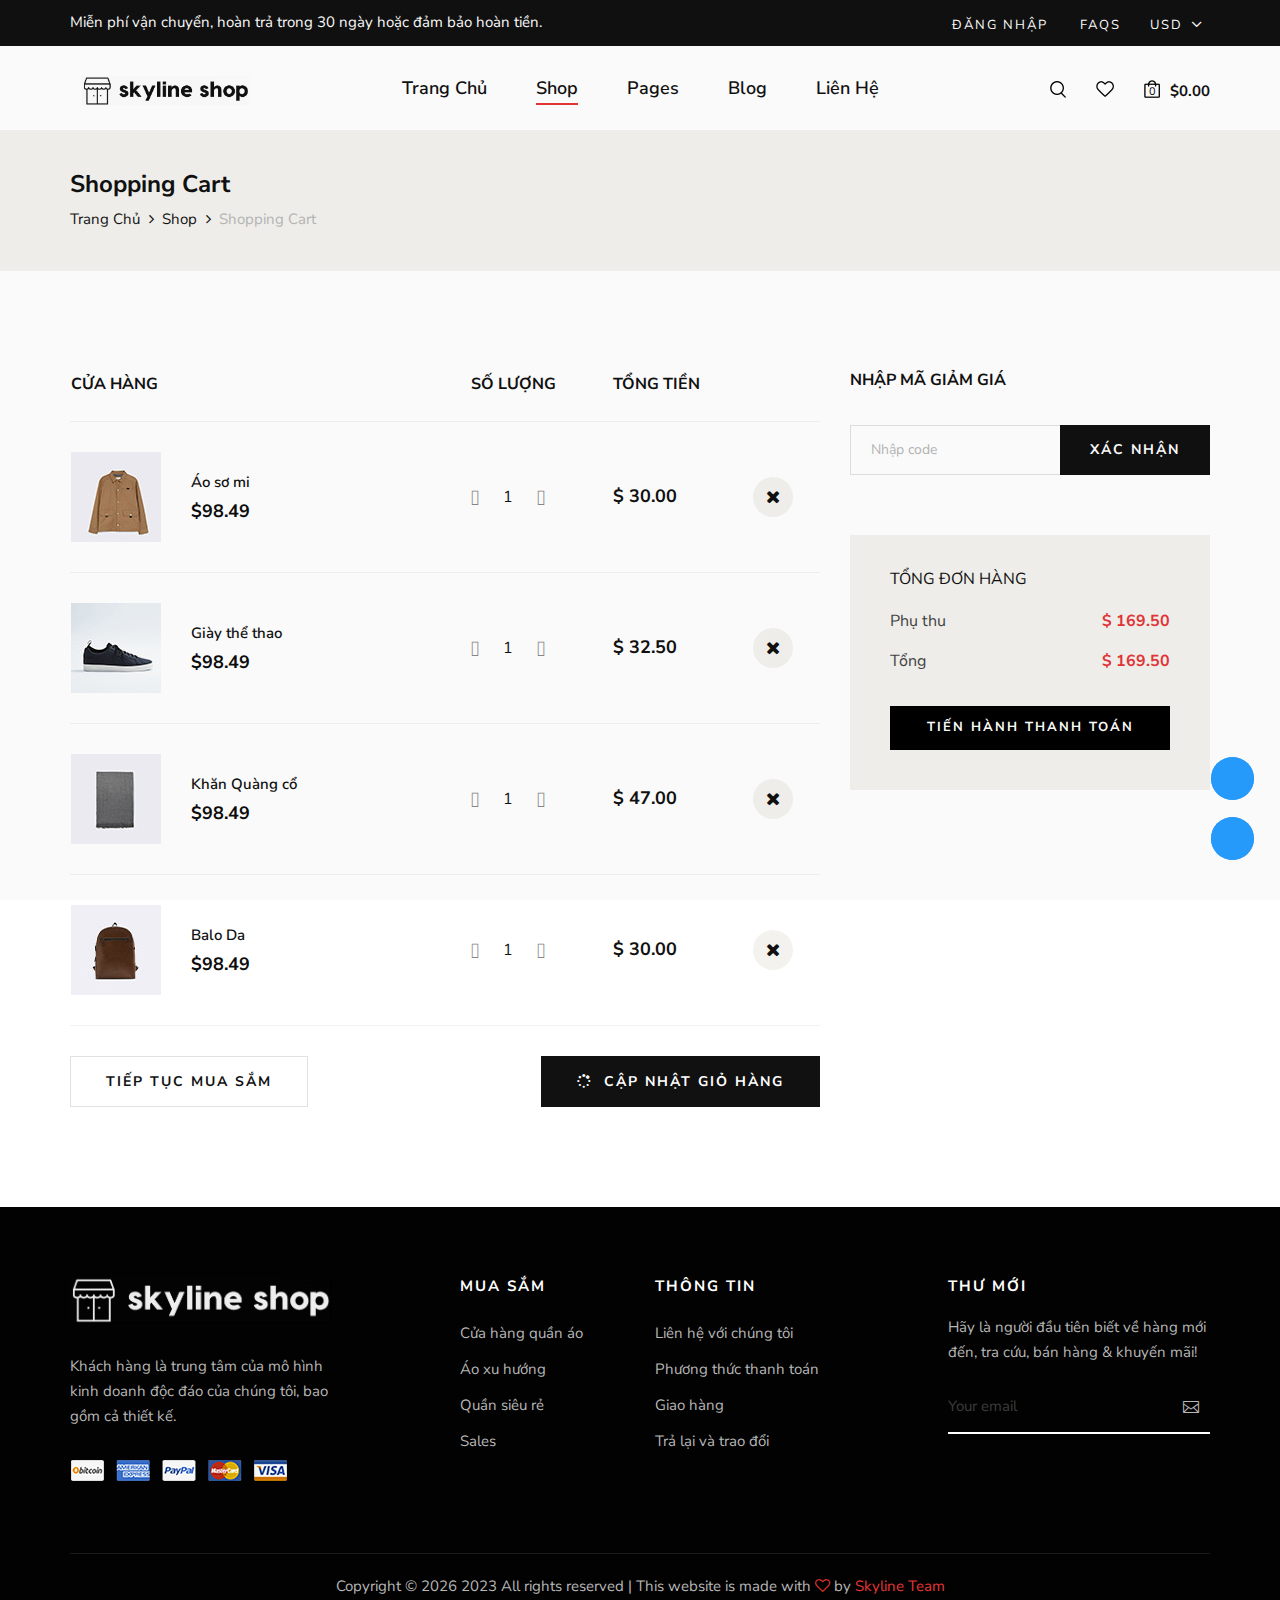
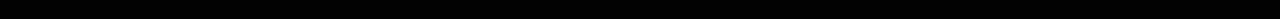
<file: shopping-cart.html>
<!DOCTYPE html>
<html lang="zxx">
  <head>
    <meta charset="UTF-8" />
    <meta name="description" content="Male_Fashion Template" />
    <meta name="keywords" content="Male_Fashion, unica, creative, html" />
    <meta name="viewport" content="width=device-width, initial-scale=1.0" />
    <meta http-equiv="X-UA-Compatible" content="ie=edge" />
    <title>Skyline Shop</title>

    <!-- Google Font -->
    <link
      href="https://fonts.googleapis.com/css2?family=Nunito+Sans:wght@300;400;600;700;800;900&display=swap"
      rel="stylesheet"
    />
    <!-- font-awesome -->
    <link
      rel="stylesheet"
      href="https://cdnjs.cloudflare.com/ajax/libs/font-awesome/6.4.2/css/all.min.css"
      integrity="sha512-z3gLpd7yknf1YoNbCzqRKc4qyor8gaKU1qmn+CShxbuBusANI9QpRohGBreCFkKxLhei6S9CQXFEbbKuqLg0DA=="
      crossorigin="anonymous"
      referrerpolicy="no-referrer"
    />
    <link
      href="https://cdn.jsdelivr.net/npm/bootstrap@5.0.2/dist/css/bootstrap.min.css"
      rel="stylesheet"
      integrity="sha384-EVSTQN3/azprG1Anm3QDgpJLIm9Nao0Yz1ztcQTwFspd3yD65VohhpuuCOmLASjC"
      crossorigin="anonymous"
    />
    <!-- Libraries Stylesheet -->
    <link href="lib/animate/animate.min.css" rel="stylesheet" />
    <!-- Css Styles -->
    <link rel="stylesheet" href="css/bootstrap.min.css" type="text/css" />
    <link rel="stylesheet" href="css/font-awesome.min.css" type="text/css" />
    <link rel="stylesheet" href="css/elegant-icons.css" type="text/css" />
    <link rel="stylesheet" href="css/magnific-popup.css" type="text/css" />
    <link rel="stylesheet" href="css/nice-select.css" type="text/css" />
    <link rel="stylesheet" href="css/owl.carousel.min.css" type="text/css" />
    <link rel="stylesheet" href="css/slicknav.min.css" type="text/css" />
    <link rel="stylesheet" href="css/style.css" type="text/css" />
  </head>

  <body>
    <!-- Page Preloder -->
    <div id="preloder">
      <div class="loader"></div>
    </div>

    <!-- Offcanvas Menu Begin -->
    <div class="offcanvas-menu-overlay"></div>
    <div class="offcanvas-menu-wrapper">
      <div class="offcanvas__option">
        <div class="offcanvas__links">
          <a href="login.html">Đăng nhập</a>
          <a href="#">FAQs</a>
        </div>
        <div class="offcanvas__top__hover">
          <span>Usd <i class="arrow_carrot-down"></i></span>
          <ul>
            <li>USD</li>
            <li>VND</li>
          </ul>
        </div>
      </div>
      <div class="offcanvas__nav__option">
        <a href="#" class="search-switch"
          ><img src="img/icon/search.png" alt=""
        /></a>
        <a href="#"><img src="img/icon/heart.png" alt="" /></a>
        <a href="#"><img src="img/icon/cart.png" alt="" /> <span>0</span></a>
        <div class="price">$0.00</div>
      </div>
      <div id="mobile-menu-wrap"></div>
      <div class="offcanvas__text">
        <p>
          Miễn phí vận chuyển, hoàn trả trong 30 ngày hoặc đảm bảo hoàn tiền.
        </p>
      </div>
    </div>
    <!-- Offcanvas Menu End -->

    <!-- Header Section Begin -->
    <header class="header">
      <div class="header__top">
        <div class="container">
          <div class="row">
            <div class="col-lg-6 col-md-7">
              <div class="header__top__left">
                <p>
                  Miễn phí vận chuyển, hoàn trả trong 30 ngày hoặc đảm bảo hoàn
                  tiền.
                </p>
              </div>
            </div>
            <div class="col-lg-6 col-md-5">
              <div class="header__top__right">
                <div class="header__top__links">
                  <a href="login.html">Đăng nhập</a>
                  <a href="#">FAQs</a>
                </div>
                <div class="header__top__hover">
                  <span>Usd <i class="arrow_carrot-down"></i></span>
                  <ul>
                    <li>USD</li>
                    <li>VND</li>
                  </ul>
                </div>
              </div>
            </div>
          </div>
        </div>
      </div>
      <div class="container">
        <div class="row">
          <div class="col-lg-3 col-md-3">
            <div class="header__logo">
              <a href="./index.html"
                ><img src="img/logo_skyline.png" alt=""
              /></a>
            </div>
          </div>
          <div class="col-lg-6 col-md-6">
            <nav class="header__menu mobile-menu">
              <ul>
                <li><a href="./index.html">Trang Chủ</a></li>
                <li class="active"><a href="./shop.html">Shop</a></li>
                <li>
                  <a href="#">Pages</a>
                  <ul class="dropdown">
                    <li><a href="./about.html">Về Chúng Tôi</a></li>
                    <li><a href="./shop-details.html">Chi Tiết Sản Phẩm</a></li>
                    <li><a href="./shopping-cart.html">Giỏ Hàng</a></li>
                    <li><a href="./checkout.html">Thanh Toán</a></li>
                    <li><a href="./blog-details.html">Chi Tiết Blog</a></li>
                  </ul>
                </li>
                <li><a href="./blog.html">Blog</a></li>
                <li><a href="./contact.html">Liên Hệ</a></li>
              </ul>
            </nav>
          </div>
          <div class="col-lg-3 col-md-3">
            <div class="header__nav__option">
              <a href="#" class="search-switch"
                ><img src="img/icon/search.png" alt=""
              /></a>
              <a href="#"><img src="img/icon/heart.png" alt="" /></a>
              <a href="#"
                ><img src="img/icon/cart.png" alt="" /> <span>0</span></a
              >
              <div class="price">$0.00</div>
            </div>
          </div>
        </div>
        <div class="canvas__open"><i class="fa fa-bars"></i></div>
      </div>
    </header>
    <!-- Header Section End -->

    <!-- Breadcrumb Section Begin -->
    <section class="breadcrumb-option">
      <div class="container">
        <div class="row">
          <div class="col-lg-12">
            <div class="breadcrumb__text">
              <h4>Shopping Cart</h4>
              <div class="breadcrumb__links">
                <a href="./index.html">Trang Chủ</a>
                <a href="./shop.html">Shop</a>
                <span>Shopping Cart</span>
              </div>
            </div>
          </div>
        </div>
      </div>
    </section>
    <!-- Breadcrumb Section End -->

    <!-- Shopping Cart Section Begin -->
    <section class="shopping-cart spad">
      <div class="container">
        <div class="row">
          <div class="col-lg-8">
            <div class="shopping__cart__table">
              <table>
                <thead>
                  <tr>
                    <th>Cửa hàng</th>
                    <th>Số lượng</th>
                    <th>Tổng tiền</th>
                    <th></th>
                  </tr>
                </thead>
                <tbody>
                  <tr>
                    <td class="product__cart__item">
                      <div class="product__cart__item__pic">
                        <img src="img/shopping-cart/cart-1.jpg" alt="" />
                      </div>
                      <div class="product__cart__item__text">
                        <h6>Áo sơ mi </h6>
                        <h5>$98.49</h5>
                      </div>
                    </td>
                    <td class="quantity__item">
                      <div class="quantity">
                        <div class="pro-qty-2">
                          <input type="text" value="1" />
                        </div>
                      </div>
                    </td>
                    <td class="cart__price">$ 30.00</td>
                    <td class="cart__close"><i class="fa fa-close"></i></td>
                  </tr>
                  <tr>
                    <td class="product__cart__item">
                      <div class="product__cart__item__pic">
                        <img src="img/shopping-cart/cart-2.jpg" alt="" />
                      </div>
                      <div class="product__cart__item__text">
                        <h6>Giày thể thao</h6>
                        <h5>$98.49</h5>
                      </div>
                    </td>
                    <td class="quantity__item">
                      <div class="quantity">
                        <div class="pro-qty-2">
                          <input type="text" value="1" />
                        </div>
                      </div>
                    </td>
                    <td class="cart__price">$ 32.50</td>
                    <td class="cart__close"><i class="fa fa-close"></i></td>
                  </tr>
                  <tr>
                    <td class="product__cart__item">
                      <div class="product__cart__item__pic">
                        <img src="img/shopping-cart/cart-3.jpg" alt="" />
                      </div>
                      <div class="product__cart__item__text">
                        <h6>Khăn Quàng cổ</h6>
                        <h5>$98.49</h5>
                      </div>
                    </td>
                    <td class="quantity__item">
                      <div class="quantity">
                        <div class="pro-qty-2">
                          <input type="text" value="1" />
                        </div>
                      </div>
                    </td>
                    <td class="cart__price">$ 47.00</td>
                    <td class="cart__close"><i class="fa fa-close"></i></td>
                  </tr>
                  <tr>
                    <td class="product__cart__item">
                      <div class="product__cart__item__pic">
                        <img src="img/shopping-cart/cart-4.jpg" alt="" />
                      </div>
                      <div class="product__cart__item__text">
                        <h6>Balo Da</h6>
                        <h5>$98.49</h5>
                      </div>
                    </td>
                    <td class="quantity__item">
                      <div class="quantity">
                        <div class="pro-qty-2">
                          <input type="text" value="1" />
                        </div>
                      </div>
                    </td>
                    <td class="cart__price">$ 30.00</td>
                    <td class="cart__close"><i class="fa fa-close"></i></td>
                  </tr>
                </tbody>
              </table>
            </div>
            <div class="row">
              <div class="col-lg-6 col-md-6 col-sm-6">
                <div class="continue__btn">
                  <a href="#">Tiếp tục mua sắm</a>
                </div>
              </div>
              <div class="col-lg-6 col-md-6 col-sm-6">
                <div class="continue__btn update__btn">
                  <a href="#"><i class="fa fa-spinner"></i> Cập nhật giỏ hàng</a>
                </div>
              </div>
            </div>
          </div>
          <div class="col-lg-4">
            <div class="cart__discount">
              <h6>Nhập mã giảm giá</h6>
              <form action="#">
                <input type="text" placeholder="Nhập code" />
                <button type="submit">Xác nhận</button>
              </form>
            </div>
            <div class="cart__total">
              <h6>Tổng đơn hàng</h6>
              <ul>
                <li>Phụ thu <span>$ 169.50</span></li>
                <li>Tổng <span>$ 169.50</span></li>
              </ul>
              <a href="#" class="primary-btn">Tiến hành thanh toán</a>
            </div>
          </div>
        </div>
      </div>
    </section>
    <!-- Shopping Cart Section End -->

    <!-- Footer Section Begin -->
    <footer class="footer">
      <div class="container">
        <div class="row">
          <div class="col-lg-3 col-md-6 col-sm-6">
            <div class="footer__about">
              <div class="footer__logo">
                <a href="index.html"
                  ><img src="img/logo-footer-sky.png" alt=""
                /></a>
              </div>
              <p>
                Khách hàng là trung tâm của mô hình kinh doanh độc đáo của chúng
                tôi, bao gồm cả thiết kế.
              </p>
              <a href="#"><img src="img/payment.png" alt="" /></a>
            </div>
          </div>
          <div class="col-lg-2 offset-lg-1 col-md-3 col-sm-6">
            <div class="footer__widget">
              <h6>Mua sắm</h6>
              <ul>
                <li><a href="shop.html">Cửa hàng quần áo</a></li>
                <li><a href="shop.html">Áo xu hướng</a></li>
                <li><a href="shop.html">Quần siêu rẻ</a></li>
                <li><a href="shop.html">Sales</a></li>
              </ul>
            </div>
          </div>
          <div class="col-lg-2 col-md-3 col-sm-6">
            <div class="footer__widget">
              <h6>Thông tin</h6>
              <ul>
                <li><a href="contact.html">Liên hệ với chúng tôi</a></li>
                <li><a href="#">Phương thức thanh toán</a></li>
                <li><a href="#">Giao hàng</a></li>
                <li><a href="#">Trả lại và trao đổi</a></li>
              </ul>
            </div>
          </div>
          <div class="col-lg-3 offset-lg-1 col-md-6 col-sm-6">
            <div class="footer__widget">
              <h6>Thư mới</h6>
              <div class="footer__newslatter">
                <p>
                  Hãy là người đầu tiên biết về hàng mới đến, tra cứu, bán hàng
                  & khuyến mãi!
                </p>
                <form action="#">
                  <input type="text" placeholder="Your email" />
                  <button type="submit">
                    <span class="icon_mail_alt"></span>
                  </button>
                </form>
              </div>
            </div>
          </div>
        </div>
        <div class="row">
          <div class="col-lg-12 text-center">
            <div class="footer__copyright__text">
              <p>
                Copyright ©
                <script>
                  document.write(new Date().getFullYear());
                </script>
                2023 All rights reserved | This website is made with
                <i class="fa fa-heart-o" aria-hidden="true"></i> by
                <a href="#!" target="_blank">Skyline Team</a>
              </p>
            </div>
          </div>
        </div>
      </div>
    </footer>
    <!-- Footer Section End -->

    <!-- Search Begin -->
    <div class="search-model">
      <div class="h-100 d-flex align-items-center justify-content-center">
        <div class="search-close-switch">+</div>
        <form class="search-model-form">
          <input type="text" id="search-input" placeholder="Search here....." />
        </form>
      </div>
    </div>
    <!-- Back to Top -->
    <a
      href="#!"
      class="btn btn-lg btn-primary glow-on-hover btn-lg-square rounded-circle back-to-top"
      ><i class="fa-solid fa-arrow-up"></i
    ></a>

    <a
      id="callButton"
      href="#!"
      class="btn btn-lg btn-primary glow-on-hover btn-lg-contact rounded-circle btn-phone"
      ><i class="fa-solid fa-phone-volume"></i>
    </a>
    <a
      id="callButton"
      href="#!"
      class="btn btn-lg btn-primary glow-on-hover btn-lg-contact rounded-circle btn-mess"
      ><i class="fa-brands fa-facebook-messenger"></i>
    </a>
    <!-- Js Plugins -->
    <script src="js/jquery-3.3.1.min.js"></script>
    <script src="js/bootstrap.min.js"></script>
    <script src="js/jquery.nice-select.min.js"></script>
    <script src="js/jquery.nicescroll.min.js"></script>
    <script src="js/jquery.magnific-popup.min.js"></script>
    <script src="js/jquery.countdown.min.js"></script>
    <script src="js/jquery.slicknav.js"></script>
    <script src="js/mixitup.min.js"></script>
    <script src="js/owl.carousel.min.js"></script>
    <script src="lib/wow/wow.min.js"></script>
    <script src="lib/easing/easing.min.js"></script>
    <script src="js/main.js"></script>
  </body>
</html>
</file>
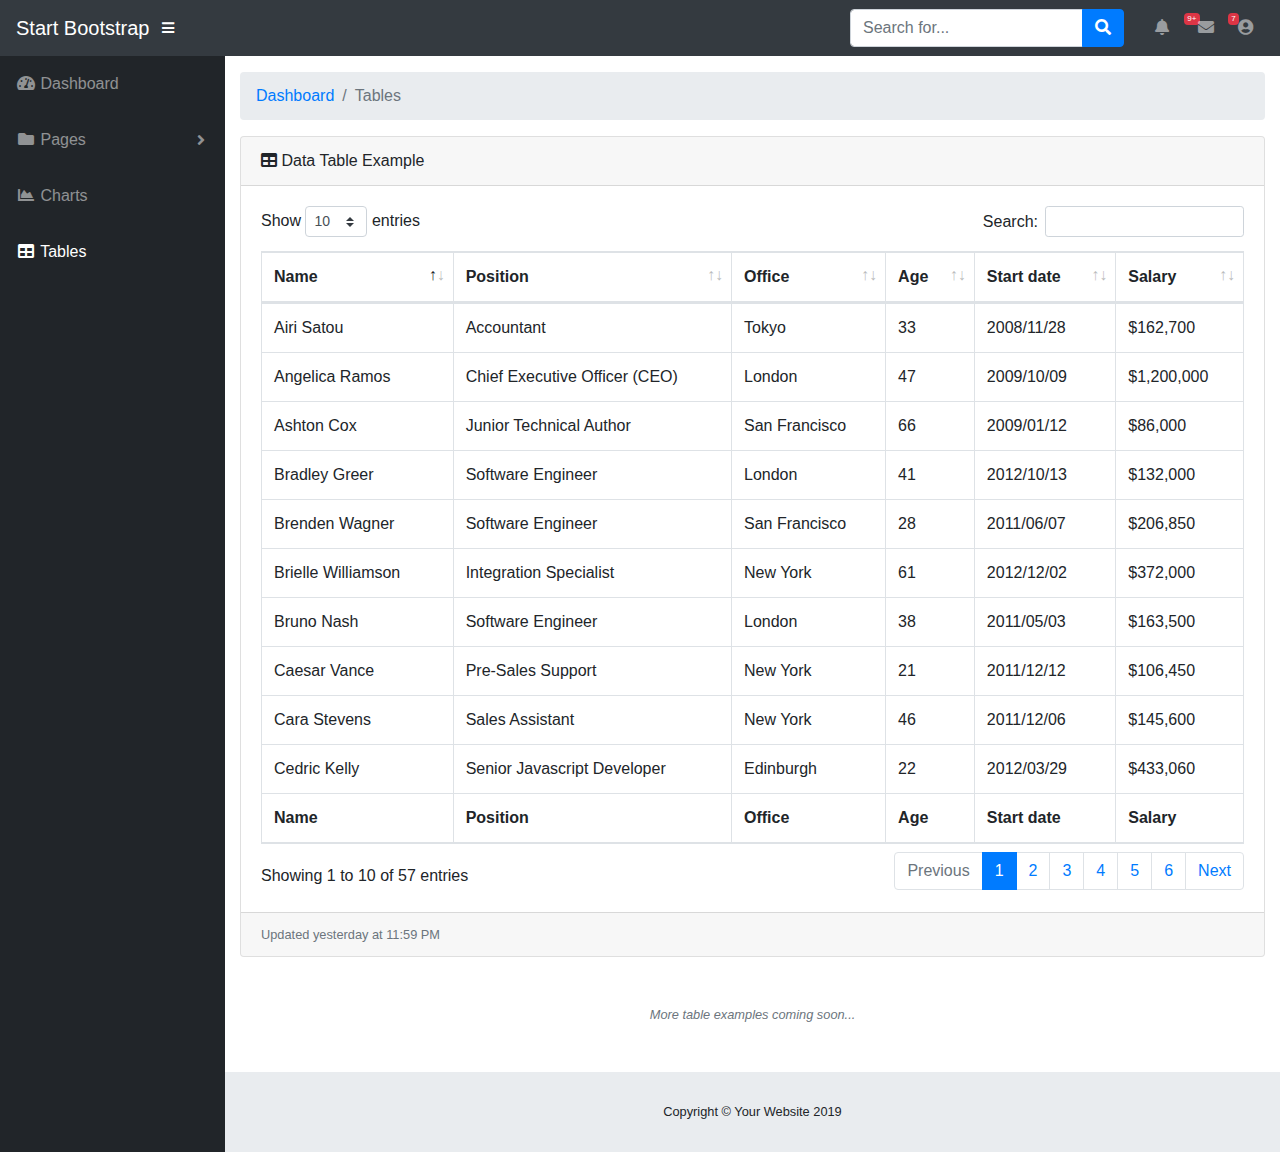
<file: tables.html>
<!DOCTYPE html>
<html lang="en">
  <head>
    <meta charset="utf-8" />
    <meta http-equiv="X-UA-Compatible" content="IE=edge" />
    <meta
      name="viewport"
      content="width=device-width, initial-scale=1, shrink-to-fit=no"
    />
    <meta name="description" content="" />
    <meta name="author" content="" />

    <title>SB Admin - Tables</title>

    <!-- Custom fonts for This website-->
    <link
      href="vendor/fontawesome-free/css/all.min.css"
      rel="stylesheet"
      type="text/css"
    />

    <!-- Page level plugin CSS-->
    <link href="vendor/datatables/dataTables.bootstrap4.css" rel="stylesheet" />

    <!-- Custom styles for This website-->
    <link href="css/sb-admin.css" rel="stylesheet" />
  </head>

  <body id="page-top">
    <nav class="navbar navbar-expand navbar-dark bg-dark static-top">
      <a class="navbar-brand mr-1" href="index.html">Start Bootstrap</a>

      <button
        class="btn btn-link btn-sm text-white order-1 order-sm-0"
        id="sidebarToggle"
        href="#"
      >
        <i class="fas fa-bars"></i>
      </button>

      <!-- Navbar Search -->
      <form
        class="d-none d-md-inline-block form-inline ml-auto mr-0 mr-md-3 my-2 my-md-0"
      >
        <div class="input-group">
          <input
            type="text"
            class="form-control"
            placeholder="Search for..."
            aria-label="Search"
            aria-describedby="basic-addon2"
          />
          <div class="input-group-append">
            <button class="btn btn-primary" type="button">
              <i class="fas fa-search"></i>
            </button>
          </div>
        </div>
      </form>

      <!-- Navbar -->
      <ul class="navbar-nav ml-auto ml-md-0">
        <li class="nav-item dropdown no-arrow mx-1">
          <a
            class="nav-link dropdown-toggle"
            href="#"
            id="alertsDropdown"
            role="button"
            data-toggle="dropdown"
            aria-haspopup="true"
            aria-expanded="false"
          >
            <i class="fas fa-bell fa-fw"></i>
            <span class="badge badge-danger">9+</span>
          </a>
          <div
            class="dropdown-menu dropdown-menu-right"
            aria-labelledby="alertsDropdown"
          >
            <a class="dropdown-item" href="#">Action</a>
            <a class="dropdown-item" href="#">Another action</a>
            <div class="dropdown-divider"></div>
            <a class="dropdown-item" href="#">Something else here</a>
          </div>
        </li>
        <li class="nav-item dropdown no-arrow mx-1">
          <a
            class="nav-link dropdown-toggle"
            href="#"
            id="messagesDropdown"
            role="button"
            data-toggle="dropdown"
            aria-haspopup="true"
            aria-expanded="false"
          >
            <i class="fas fa-envelope fa-fw"></i>
            <span class="badge badge-danger">7</span>
          </a>
          <div
            class="dropdown-menu dropdown-menu-right"
            aria-labelledby="messagesDropdown"
          >
            <a class="dropdown-item" href="#">Action</a>
            <a class="dropdown-item" href="#">Another action</a>
            <div class="dropdown-divider"></div>
            <a class="dropdown-item" href="#">Something else here</a>
          </div>
        </li>
        <li class="nav-item dropdown no-arrow">
          <a
            class="nav-link dropdown-toggle"
            href="#"
            id="userDropdown"
            role="button"
            data-toggle="dropdown"
            aria-haspopup="true"
            aria-expanded="false"
          >
            <i class="fas fa-user-circle fa-fw"></i>
          </a>
          <div
            class="dropdown-menu dropdown-menu-right"
            aria-labelledby="userDropdown"
          >
            <a class="dropdown-item" href="#">Settings</a>
            <a class="dropdown-item" href="#">Activity Log</a>
            <div class="dropdown-divider"></div>
            <a
              class="dropdown-item"
              href="#"
              data-toggle="modal"
              data-target="#logoutModal"
              >Logout</a
            >
          </div>
        </li>
      </ul>
    </nav>

    <div id="wrapper">
      <!-- Sidebar -->
      <ul class="sidebar navbar-nav">
        <li class="nav-item">
          <a class="nav-link" href="index.html">
            <i class="fas fa-fw fa-tachometer-alt"></i>
            <span>Dashboard</span>
          </a>
        </li>
        <li class="nav-item dropdown">
          <a
            class="nav-link dropdown-toggle"
            href="#"
            id="pagesDropdown"
            role="button"
            data-toggle="dropdown"
            aria-haspopup="true"
            aria-expanded="false"
          >
            <i class="fas fa-fw fa-folder"></i>
            <span>Pages</span>
          </a>
          <div class="dropdown-menu" aria-labelledby="pagesDropdown">
            <h6 class="dropdown-header">Login Screens:</h6>
            <a class="dropdown-item" href="login.html">Login</a>
            <a class="dropdown-item" href="register.html">Register</a>
            <a class="dropdown-item" href="forgot-password.html"
              >Forgot Password</a
            >
            <div class="dropdown-divider"></div>
            <h6 class="dropdown-header">Other Pages:</h6>
            <a class="dropdown-item" href="404.html">404 Page</a>
            <a class="dropdown-item" href="blank.html">Blank Page</a>
          </div>
        </li>
        <li class="nav-item">
          <a class="nav-link" href="charts.html">
            <i class="fas fa-fw fa-chart-area"></i>
            <span>Charts</span></a
          >
        </li>
        <li class="nav-item active">
          <a class="nav-link" href="tables.html">
            <i class="fas fa-fw fa-table"></i>
            <span>Tables</span></a
          >
        </li>
      </ul>

      <div id="content-wrapper">
        <div class="container-fluid">
          <!-- Breadcrumbs-->
          <ol class="breadcrumb">
            <li class="breadcrumb-item">
              <a href="#">Dashboard</a>
            </li>
            <li class="breadcrumb-item active">Tables</li>
          </ol>

          <!-- DataTables Example -->
          <div class="card mb-3">
            <div class="card-header">
              <i class="fas fa-table"></i>
              Data Table Example
            </div>
            <div class="card-body">
              <div class="table-responsive">
                <table
                  class="table table-bordered"
                  id="dataTable"
                  width="100%"
                  cellspacing="0"
                >
                  <thead>
                    <tr>
                      <th>Name</th>
                      <th>Position</th>
                      <th>Office</th>
                      <th>Age</th>
                      <th>Start date</th>
                      <th>Salary</th>
                    </tr>
                  </thead>
                  <tfoot>
                    <tr>
                      <th>Name</th>
                      <th>Position</th>
                      <th>Office</th>
                      <th>Age</th>
                      <th>Start date</th>
                      <th>Salary</th>
                    </tr>
                  </tfoot>
                  <tbody>
                    <tr>
                      <td>Tiger Nixon</td>
                      <td>System Architect</td>
                      <td>Edinburgh</td>
                      <td>61</td>
                      <td>2011/04/25</td>
                      <td>$320,800</td>
                    </tr>
                    <tr>
                      <td>Garrett Winters</td>
                      <td>Accountant</td>
                      <td>Tokyo</td>
                      <td>63</td>
                      <td>2011/07/25</td>
                      <td>$170,750</td>
                    </tr>
                    <tr>
                      <td>Ashton Cox</td>
                      <td>Junior Technical Author</td>
                      <td>San Francisco</td>
                      <td>66</td>
                      <td>2009/01/12</td>
                      <td>$86,000</td>
                    </tr>
                    <tr>
                      <td>Cedric Kelly</td>
                      <td>Senior Javascript Developer</td>
                      <td>Edinburgh</td>
                      <td>22</td>
                      <td>2012/03/29</td>
                      <td>$433,060</td>
                    </tr>
                    <tr>
                      <td>Airi Satou</td>
                      <td>Accountant</td>
                      <td>Tokyo</td>
                      <td>33</td>
                      <td>2008/11/28</td>
                      <td>$162,700</td>
                    </tr>
                    <tr>
                      <td>Brielle Williamson</td>
                      <td>Integration Specialist</td>
                      <td>New York</td>
                      <td>61</td>
                      <td>2012/12/02</td>
                      <td>$372,000</td>
                    </tr>
                    <tr>
                      <td>Herrod Chandler</td>
                      <td>Sales Assistant</td>
                      <td>San Francisco</td>
                      <td>59</td>
                      <td>2012/08/06</td>
                      <td>$137,500</td>
                    </tr>
                    <tr>
                      <td>Rhona Davidson</td>
                      <td>Integration Specialist</td>
                      <td>Tokyo</td>
                      <td>55</td>
                      <td>2010/10/14</td>
                      <td>$327,900</td>
                    </tr>
                    <tr>
                      <td>Colleen Hurst</td>
                      <td>Javascript Developer</td>
                      <td>San Francisco</td>
                      <td>39</td>
                      <td>2009/09/15</td>
                      <td>$205,500</td>
                    </tr>
                    <tr>
                      <td>Sonya Frost</td>
                      <td>Software Engineer</td>
                      <td>Edinburgh</td>
                      <td>23</td>
                      <td>2008/12/13</td>
                      <td>$103,600</td>
                    </tr>
                    <tr>
                      <td>Jena Gaines</td>
                      <td>Office Manager</td>
                      <td>London</td>
                      <td>30</td>
                      <td>2008/12/19</td>
                      <td>$90,560</td>
                    </tr>
                    <tr>
                      <td>Quinn Flynn</td>
                      <td>Support Lead</td>
                      <td>Edinburgh</td>
                      <td>22</td>
                      <td>2013/03/03</td>
                      <td>$342,000</td>
                    </tr>
                    <tr>
                      <td>Charde Marshall</td>
                      <td>Regional Director</td>
                      <td>San Francisco</td>
                      <td>36</td>
                      <td>2008/10/16</td>
                      <td>$470,600</td>
                    </tr>
                    <tr>
                      <td>Haley Kennedy</td>
                      <td>Senior Marketing Designer</td>
                      <td>London</td>
                      <td>43</td>
                      <td>2012/12/18</td>
                      <td>$313,500</td>
                    </tr>
                    <tr>
                      <td>Tatyana Fitzpatrick</td>
                      <td>Regional Director</td>
                      <td>London</td>
                      <td>19</td>
                      <td>2010/03/17</td>
                      <td>$385,750</td>
                    </tr>
                    <tr>
                      <td>Michael Silva</td>
                      <td>Marketing Designer</td>
                      <td>London</td>
                      <td>66</td>
                      <td>2012/11/27</td>
                      <td>$198,500</td>
                    </tr>
                    <tr>
                      <td>Paul Byrd</td>
                      <td>Chief Financial Officer (CFO)</td>
                      <td>New York</td>
                      <td>64</td>
                      <td>2010/06/09</td>
                      <td>$725,000</td>
                    </tr>
                    <tr>
                      <td>Gloria Little</td>
                      <td>Systems Administrator</td>
                      <td>New York</td>
                      <td>59</td>
                      <td>2009/04/10</td>
                      <td>$237,500</td>
                    </tr>
                    <tr>
                      <td>Bradley Greer</td>
                      <td>Software Engineer</td>
                      <td>London</td>
                      <td>41</td>
                      <td>2012/10/13</td>
                      <td>$132,000</td>
                    </tr>
                    <tr>
                      <td>Dai Rios</td>
                      <td>Personnel Lead</td>
                      <td>Edinburgh</td>
                      <td>35</td>
                      <td>2012/09/26</td>
                      <td>$217,500</td>
                    </tr>
                    <tr>
                      <td>Jenette Caldwell</td>
                      <td>Development Lead</td>
                      <td>New York</td>
                      <td>30</td>
                      <td>2011/09/03</td>
                      <td>$345,000</td>
                    </tr>
                    <tr>
                      <td>Yuri Berry</td>
                      <td>Chief Marketing Officer (CMO)</td>
                      <td>New York</td>
                      <td>40</td>
                      <td>2009/06/25</td>
                      <td>$675,000</td>
                    </tr>
                    <tr>
                      <td>Caesar Vance</td>
                      <td>Pre-Sales Support</td>
                      <td>New York</td>
                      <td>21</td>
                      <td>2011/12/12</td>
                      <td>$106,450</td>
                    </tr>
                    <tr>
                      <td>Doris Wilder</td>
                      <td>Sales Assistant</td>
                      <td>Sidney</td>
                      <td>23</td>
                      <td>2010/09/20</td>
                      <td>$85,600</td>
                    </tr>
                    <tr>
                      <td>Angelica Ramos</td>
                      <td>Chief Executive Officer (CEO)</td>
                      <td>London</td>
                      <td>47</td>
                      <td>2009/10/09</td>
                      <td>$1,200,000</td>
                    </tr>
                    <tr>
                      <td>Gavin Joyce</td>
                      <td>Developer</td>
                      <td>Edinburgh</td>
                      <td>42</td>
                      <td>2010/12/22</td>
                      <td>$92,575</td>
                    </tr>
                    <tr>
                      <td>Jennifer Chang</td>
                      <td>Regional Director</td>
                      <td>Singapore</td>
                      <td>28</td>
                      <td>2010/11/14</td>
                      <td>$357,650</td>
                    </tr>
                    <tr>
                      <td>Brenden Wagner</td>
                      <td>Software Engineer</td>
                      <td>San Francisco</td>
                      <td>28</td>
                      <td>2011/06/07</td>
                      <td>$206,850</td>
                    </tr>
                    <tr>
                      <td>Fiona Green</td>
                      <td>Chief Operating Officer (COO)</td>
                      <td>San Francisco</td>
                      <td>48</td>
                      <td>2010/03/11</td>
                      <td>$850,000</td>
                    </tr>
                    <tr>
                      <td>Shou Itou</td>
                      <td>Regional Marketing</td>
                      <td>Tokyo</td>
                      <td>20</td>
                      <td>2011/08/14</td>
                      <td>$163,000</td>
                    </tr>
                    <tr>
                      <td>Michelle House</td>
                      <td>Integration Specialist</td>
                      <td>Sidney</td>
                      <td>37</td>
                      <td>2011/06/02</td>
                      <td>$95,400</td>
                    </tr>
                    <tr>
                      <td>Suki Burks</td>
                      <td>Developer</td>
                      <td>London</td>
                      <td>53</td>
                      <td>2009/10/22</td>
                      <td>$114,500</td>
                    </tr>
                    <tr>
                      <td>Prescott Bartlett</td>
                      <td>Technical Author</td>
                      <td>London</td>
                      <td>27</td>
                      <td>2011/05/07</td>
                      <td>$145,000</td>
                    </tr>
                    <tr>
                      <td>Gavin Cortez</td>
                      <td>Team Leader</td>
                      <td>San Francisco</td>
                      <td>22</td>
                      <td>2008/10/26</td>
                      <td>$235,500</td>
                    </tr>
                    <tr>
                      <td>Martena Mccray</td>
                      <td>Post-Sales support</td>
                      <td>Edinburgh</td>
                      <td>46</td>
                      <td>2011/03/09</td>
                      <td>$324,050</td>
                    </tr>
                    <tr>
                      <td>Unity Butler</td>
                      <td>Marketing Designer</td>
                      <td>San Francisco</td>
                      <td>47</td>
                      <td>2009/12/09</td>
                      <td>$85,675</td>
                    </tr>
                    <tr>
                      <td>Howard Hatfield</td>
                      <td>Office Manager</td>
                      <td>San Francisco</td>
                      <td>51</td>
                      <td>2008/12/16</td>
                      <td>$164,500</td>
                    </tr>
                    <tr>
                      <td>Hope Fuentes</td>
                      <td>Secretary</td>
                      <td>San Francisco</td>
                      <td>41</td>
                      <td>2010/02/12</td>
                      <td>$109,850</td>
                    </tr>
                    <tr>
                      <td>Vivian Harrell</td>
                      <td>Financial Controller</td>
                      <td>San Francisco</td>
                      <td>62</td>
                      <td>2009/02/14</td>
                      <td>$452,500</td>
                    </tr>
                    <tr>
                      <td>Timothy Mooney</td>
                      <td>Office Manager</td>
                      <td>London</td>
                      <td>37</td>
                      <td>2008/12/11</td>
                      <td>$136,200</td>
                    </tr>
                    <tr>
                      <td>Jackson Bradshaw</td>
                      <td>Director</td>
                      <td>New York</td>
                      <td>65</td>
                      <td>2008/09/26</td>
                      <td>$645,750</td>
                    </tr>
                    <tr>
                      <td>Olivia Liang</td>
                      <td>Support Engineer</td>
                      <td>Singapore</td>
                      <td>64</td>
                      <td>2011/02/03</td>
                      <td>$234,500</td>
                    </tr>
                    <tr>
                      <td>Bruno Nash</td>
                      <td>Software Engineer</td>
                      <td>London</td>
                      <td>38</td>
                      <td>2011/05/03</td>
                      <td>$163,500</td>
                    </tr>
                    <tr>
                      <td>Sakura Yamamoto</td>
                      <td>Support Engineer</td>
                      <td>Tokyo</td>
                      <td>37</td>
                      <td>2009/08/19</td>
                      <td>$139,575</td>
                    </tr>
                    <tr>
                      <td>Thor Walton</td>
                      <td>Developer</td>
                      <td>New York</td>
                      <td>61</td>
                      <td>2013/08/11</td>
                      <td>$98,540</td>
                    </tr>
                    <tr>
                      <td>Finn Camacho</td>
                      <td>Support Engineer</td>
                      <td>San Francisco</td>
                      <td>47</td>
                      <td>2009/07/07</td>
                      <td>$87,500</td>
                    </tr>
                    <tr>
                      <td>Serge Baldwin</td>
                      <td>Data Coordinator</td>
                      <td>Singapore</td>
                      <td>64</td>
                      <td>2012/04/09</td>
                      <td>$138,575</td>
                    </tr>
                    <tr>
                      <td>Zenaida Frank</td>
                      <td>Software Engineer</td>
                      <td>New York</td>
                      <td>63</td>
                      <td>2010/01/04</td>
                      <td>$125,250</td>
                    </tr>
                    <tr>
                      <td>Zorita Serrano</td>
                      <td>Software Engineer</td>
                      <td>San Francisco</td>
                      <td>56</td>
                      <td>2012/06/01</td>
                      <td>$115,000</td>
                    </tr>
                    <tr>
                      <td>Jennifer Acosta</td>
                      <td>Junior Javascript Developer</td>
                      <td>Edinburgh</td>
                      <td>43</td>
                      <td>2013/02/01</td>
                      <td>$75,650</td>
                    </tr>
                    <tr>
                      <td>Cara Stevens</td>
                      <td>Sales Assistant</td>
                      <td>New York</td>
                      <td>46</td>
                      <td>2011/12/06</td>
                      <td>$145,600</td>
                    </tr>
                    <tr>
                      <td>Hermione Butler</td>
                      <td>Regional Director</td>
                      <td>London</td>
                      <td>47</td>
                      <td>2011/03/21</td>
                      <td>$356,250</td>
                    </tr>
                    <tr>
                      <td>Lael Greer</td>
                      <td>Systems Administrator</td>
                      <td>London</td>
                      <td>21</td>
                      <td>2009/02/27</td>
                      <td>$103,500</td>
                    </tr>
                    <tr>
                      <td>Jonas Alexander</td>
                      <td>Developer</td>
                      <td>San Francisco</td>
                      <td>30</td>
                      <td>2010/07/14</td>
                      <td>$86,500</td>
                    </tr>
                    <tr>
                      <td>Shad Decker</td>
                      <td>Regional Director</td>
                      <td>Edinburgh</td>
                      <td>51</td>
                      <td>2008/11/13</td>
                      <td>$183,000</td>
                    </tr>
                    <tr>
                      <td>Michael Bruce</td>
                      <td>Javascript Developer</td>
                      <td>Singapore</td>
                      <td>29</td>
                      <td>2011/06/27</td>
                      <td>$183,000</td>
                    </tr>
                    <tr>
                      <td>Donna Snider</td>
                      <td>Customer Support</td>
                      <td>New York</td>
                      <td>27</td>
                      <td>2011/01/25</td>
                      <td>$112,000</td>
                    </tr>
                  </tbody>
                </table>
              </div>
            </div>
            <div class="card-footer small text-muted">
              Updated yesterday at 11:59 PM
            </div>
          </div>

          <p class="small text-center text-muted my-5">
            <em>More table examples coming soon...</em>
          </p>
        </div>
        <!-- /.container-fluid -->

        <!-- Sticky Footer -->
        <footer class="sticky-footer">
          <div class="container my-auto">
            <div class="copyright text-center my-auto">
              <span>Copyright © Your Website 2019</span>
            </div>
          </div>
        </footer>
      </div>
      <!-- /.content-wrapper -->
    </div>
    <!-- /#wrapper -->

    <!-- Scroll to Top Button-->
    <a class="scroll-to-top rounded" href="#page-top">
      <i class="fas fa-angle-up"></i>
    </a>

    <!-- Logout Modal-->
    <div
      class="modal fade"
      id="logoutModal"
      tabindex="-1"
      role="dialog"
      aria-labelledby="exampleModalLabel"
      aria-hidden="true"
    >
      <div class="modal-dialog" role="document">
        <div class="modal-content">
          <div class="modal-header">
            <h5 class="modal-title" id="exampleModalLabel">Ready to Leave?</h5>
            <button
              class="close"
              type="button"
              data-dismiss="modal"
              aria-label="Close"
            >
              <span aria-hidden="true">×</span>
            </button>
          </div>
          <div class="modal-body">
            Select "Logout" below if you are ready to end your current session.
          </div>
          <div class="modal-footer">
            <button
              class="btn btn-secondary"
              type="button"
              data-dismiss="modal"
            >
              Cancel
            </button>
            <a class="btn btn-primary" href="login.html">Logout</a>
          </div>
        </div>
      </div>
    </div>

    <!-- Bootstrap core JavaScript-->
    <script src="vendor/jquery/jquery.min.js"></script>
    <script src="vendor/bootstrap/js/bootstrap.bundle.min.js"></script>

    <!-- Core plugin JavaScript-->
    <script src="vendor/jquery-easing/jquery.easing.min.js"></script>

    <!-- Page level plugin JavaScript-->
    <script src="vendor/datatables/jquery.dataTables.js"></script>
    <script src="vendor/datatables/dataTables.bootstrap4.js"></script>

    <!-- Custom scripts for all pages-->
    <script src="js/sb-admin.min.js"></script>

    <!-- Demo scripts for this page-->
    <script src="js/demo/datatables-demo.js"></script>
  </body>
</html>
</file>
<file: css/elegant-icons.css>
@font-face {
	font-family: 'ElegantIcons';
	src:url('../fonts/ElegantIcons.eot');
	src:url('../fonts/ElegantIcons.eot?#iefix') format('embedded-opentype'),
		url('../fonts/ElegantIcons.woff') format('woff'),
		url('../fonts/ElegantIcons.ttf') format('truetype'),
		url('../fonts/ElegantIcons.svg#ElegantIcons') format('svg');
	font-weight: normal;
	font-style: normal;
}

/* Use the following CSS code if you want to use data attributes for inserting your icons */
[data-icon]:before {
	font-family: 'ElegantIcons';
	content: attr(data-icon);
	speak: none;
	font-weight: normal;
	font-variant: normal;
	text-transform: none;
	line-height: 1;
	-webkit-font-smoothing: antialiased;
	-moz-osx-font-smoothing: grayscale;
}

/* Use the following CSS code if you want to have a class per icon */
/*
Instead of a list of all class selectors,
you can use the generic selector below, but it's slower:
[class*="your-class-prefix"] {
*/
.arrow_up, .arrow_down, .arrow_left, .arrow_right, .arrow_left-up, .arrow_right-up, .arrow_right-down, .arrow_left-down, .arrow-up-down, .arrow_up-down_alt, .arrow_left-right_alt, .arrow_left-right, .arrow_expand_alt2, .arrow_expand_alt, .arrow_condense, .arrow_expand, .arrow_move, .arrow_carrot-up, .arrow_carrot-down, .arrow_carrot-left, .arrow_carrot-right, .arrow_carrot-2up, .arrow_carrot-2down, .arrow_carrot-2left, .arrow_carrot-2right, .arrow_carrot-up_alt2, .arrow_carrot-down_alt2, .arrow_carrot-left_alt2, .arrow_carrot-right_alt2, .arrow_carrot-2up_alt2, .arrow_carrot-2down_alt2, .arrow_carrot-2left_alt2, .arrow_carrot-2right_alt2, .arrow_triangle-up, .arrow_triangle-down, .arrow_triangle-left, .arrow_triangle-right, .arrow_triangle-up_alt2, .arrow_triangle-down_alt2, .arrow_triangle-left_alt2, .arrow_triangle-right_alt2, .arrow_back, .icon_minus-06, .icon_plus, .icon_close, .icon_check, .icon_minus_alt2, .icon_plus_alt2, .icon_close_alt2, .icon_check_alt2, .icon_zoom-out_alt, .icon_zoom-in_alt, .icon_search, .icon_box-empty, .icon_box-selected, .icon_minus-box, .icon_plus-box, .icon_box-checked, .icon_circle-empty, .icon_circle-slelected, .icon_stop_alt2, .icon_stop, .icon_pause_alt2, .icon_pause, .icon_menu, .icon_menu-square_alt2, .icon_menu-circle_alt2, .icon_ul, .icon_ol, .icon_adjust-horiz, .icon_adjust-vert, .icon_document_alt, .icon_documents_alt, .icon_pencil, .icon_pencil-edit_alt, .icon_pencil-edit, .icon_folder-alt, .icon_folder-open_alt, .icon_folder-add_alt, .icon_info_alt, .icon_error-oct_alt, .icon_error-circle_alt, .icon_error-triangle_alt, .icon_question_alt2, .icon_question, .icon_comment_alt, .icon_chat_alt, .icon_vol-mute_alt, .icon_volume-low_alt, .icon_volume-high_alt, .icon_quotations, .icon_quotations_alt2, .icon_clock_alt, .icon_lock_alt, .icon_lock-open_alt, .icon_key_alt, .icon_cloud_alt, .icon_cloud-upload_alt, .icon_cloud-download_alt, .icon_image, .icon_images, .icon_lightbulb_alt, .icon_gift_alt, .icon_house_alt, .icon_genius, .icon_mobile, .icon_tablet, .icon_laptop, .icon_desktop, .icon_camera_alt, .icon_mail_alt, .icon_cone_alt, .icon_ribbon_alt, .icon_bag_alt, .icon_creditcard, .icon_cart_alt, .icon_paperclip, .icon_tag_alt, .icon_tags_alt, .icon_trash_alt, .icon_cursor_alt, .icon_mic_alt, .icon_compass_alt, .icon_pin_alt, .icon_pushpin_alt, .icon_map_alt, .icon_drawer_alt, .icon_toolbox_alt, .icon_book_alt, .icon_calendar, .icon_film, .icon_table, .icon_contacts_alt, .icon_headphones, .icon_lifesaver, .icon_piechart, .icon_refresh, .icon_link_alt, .icon_link, .icon_loading, .icon_blocked, .icon_archive_alt, .icon_heart_alt, .icon_star_alt, .icon_star-half_alt, .icon_star, .icon_star-half, .icon_tools, .icon_tool, .icon_cog, .icon_cogs, .arrow_up_alt, .arrow_down_alt, .arrow_left_alt, .arrow_right_alt, .arrow_left-up_alt, .arrow_right-up_alt, .arrow_right-down_alt, .arrow_left-down_alt, .arrow_condense_alt, .arrow_expand_alt3, .arrow_carrot_up_alt, .arrow_carrot-down_alt, .arrow_carrot-left_alt, .arrow_carrot-right_alt, .arrow_carrot-2up_alt, .arrow_carrot-2dwnn_alt, .arrow_carrot-2left_alt, .arrow_carrot-2right_alt, .arrow_triangle-up_alt, .arrow_triangle-down_alt, .arrow_triangle-left_alt, .arrow_triangle-right_alt, .icon_minus_alt, .icon_plus_alt, .icon_close_alt, .icon_check_alt, .icon_zoom-out, .icon_zoom-in, .icon_stop_alt, .icon_menu-square_alt, .icon_menu-circle_alt, .icon_document, .icon_documents, .icon_pencil_alt, .icon_folder, .icon_folder-open, .icon_folder-add, .icon_folder_upload, .icon_folder_download, .icon_info, .icon_error-circle, .icon_error-oct, .icon_error-triangle, .icon_question_alt, .icon_comment, .icon_chat, .icon_vol-mute, .icon_volume-low, .icon_volume-high, .icon_quotations_alt, .icon_clock, .icon_lock, .icon_lock-open, .icon_key, .icon_cloud, .icon_cloud-upload, .icon_cloud-download, .icon_lightbulb, .icon_gift, .icon_house, .icon_camera, .icon_mail, .icon_cone, .icon_ribbon, .icon_bag, .icon_cart, .icon_tag, .icon_tags, .icon_trash, .icon_cursor, .icon_mic, .icon_compass, .icon_pin, .icon_pushpin, .icon_map, .icon_drawer, .icon_toolbox, .icon_book, .icon_contacts, .icon_archive, .icon_heart, .icon_profile, .icon_group, .icon_grid-2x2, .icon_grid-3x3, .icon_music, .icon_pause_alt, .icon_phone, .icon_upload, .icon_download, .social_facebook, .social_twitter, .social_pinterest, .social_googleplus, .social_tumblr, .social_tumbleupon, .social_wordpress, .social_instagram, .social_dribbble, .social_vimeo, .social_linkedin, .social_rss, .social_deviantart, .social_share, .social_myspace, .social_skype, .social_youtube, .social_picassa, .social_googledrive, .social_flickr, .social_blogger, .social_spotify, .social_delicious, .social_facebook_circle, .social_twitter_circle, .social_pinterest_circle, .social_googleplus_circle, .social_tumblr_circle, .social_stumbleupon_circle, .social_wordpress_circle, .social_instagram_circle, .social_dribbble_circle, .social_vimeo_circle, .social_linkedin_circle, .social_rss_circle, .social_deviantart_circle, .social_share_circle, .social_myspace_circle, .social_skype_circle, .social_youtube_circle, .social_picassa_circle, .social_googledrive_alt2, .social_flickr_circle, .social_blogger_circle, .social_spotify_circle, .social_delicious_circle, .social_facebook_square, .social_twitter_square, .social_pinterest_square, .social_googleplus_square, .social_tumblr_square, .social_stumbleupon_square, .social_wordpress_square, .social_instagram_square, .social_dribbble_square, .social_vimeo_square, .social_linkedin_square, .social_rss_square, .social_deviantart_square, .social_share_square, .social_myspace_square, .social_skype_square, .social_youtube_square, .social_picassa_square, .social_googledrive_square, .social_flickr_square, .social_blogger_square, .social_spotify_square, .social_delicious_square, .icon_printer, .icon_calulator, .icon_building, .icon_floppy, .icon_drive, .icon_search-2, .icon_id, .icon_id-2, .icon_puzzle, .icon_like, .icon_dislike, .icon_mug, .icon_currency, .icon_wallet, .icon_pens, .icon_easel, .icon_flowchart, .icon_datareport, .icon_briefcase, .icon_shield, .icon_percent, .icon_globe, .icon_globe-2, .icon_target, .icon_hourglass, .icon_balance, .icon_rook, .icon_printer-alt, .icon_calculator_alt, .icon_building_alt, .icon_floppy_alt, .icon_drive_alt, .icon_search_alt, .icon_id_alt, .icon_id-2_alt, .icon_puzzle_alt, .icon_like_alt, .icon_dislike_alt, .icon_mug_alt, .icon_currency_alt, .icon_wallet_alt, .icon_pens_alt, .icon_easel_alt, .icon_flowchart_alt, .icon_datareport_alt, .icon_briefcase_alt, .icon_shield_alt, .icon_percent_alt, .icon_globe_alt, .icon_clipboard {
	font-family: 'ElegantIcons';
	speak: none;
	font-style: normal;
	font-weight: normal;
	font-variant: normal;
	text-transform: none;
	line-height: 1;
	-webkit-font-smoothing: antialiased;
}
.arrow_up:before {
	content: "\21";
}
.arrow_down:before {
	content: "\22";
}
.arrow_left:before {
	content: "\23";
}
.arrow_right:before {
	content: "\24";
}
.arrow_left-up:before {
	content: "\25";
}
.arrow_right-up:before {
	content: "\26";
}
.arrow_right-down:before {
	content: "\27";
}
.arrow_left-down:before {
	content: "\28";
}
.arrow-up-down:before {
	content: "\29";
}
.arrow_up-down_alt:before {
	content: "\2a";
}
.arrow_left-right_alt:before {
	content: "\2b";
}
.arrow_left-right:before {
	content: "\2c";
}
.arrow_expand_alt2:before {
	content: "\2d";
}
.arrow_expand_alt:before {
	content: "\2e";
}
.arrow_condense:before {
	content: "\2f";
}
.arrow_expand:before {
	content: "\30";
}
.arrow_move:before {
	content: "\31";
}
.arrow_carrot-up:before {
	content: "\32";
}
.arrow_carrot-down:before {
	content: "\33";
}
.arrow_carrot-left:before {
	content: "\34";
}
.arrow_carrot-right:before {
	content: "\35";
}
.arrow_carrot-2up:before {
	content: "\36";
}
.arrow_carrot-2down:before {
	content: "\37";
}
.arrow_carrot-2left:before {
	content: "\38";
}
.arrow_carrot-2right:before {
	content: "\39";
}
.arrow_carrot-up_alt2:before {
	content: "\3a";
}
.arrow_carrot-down_alt2:before {
	content: "\3b";
}
.arrow_carrot-left_alt2:before {
	content: "\3c";
}
.arrow_carrot-right_alt2:before {
	content: "\3d";
}
.arrow_carrot-2up_alt2:before {
	content: "\3e";
}
.arrow_carrot-2down_alt2:before {
	content: "\3f";
}
.arrow_carrot-2left_alt2:before {
	content: "\40";
}
.arrow_carrot-2right_alt2:before {
	content: "\41";
}
.arrow_triangle-up:before {
	content: "\42";
}
.arrow_triangle-down:before {
	content: "\43";
}
.arrow_triangle-left:before {
	content: "\44";
}
.arrow_triangle-right:before {
	content: "\45";
}
.arrow_triangle-up_alt2:before {
	content: "\46";
}
.arrow_triangle-down_alt2:before {
	content: "\47";
}
.arrow_triangle-left_alt2:before {
	content: "\48";
}
.arrow_triangle-right_alt2:before {
	content: "\49";
}
.arrow_back:before {
	content: "\4a";
}
.icon_minus-06:before {
	content: "\4b";
}
.icon_plus:before {
	content: "\4c";
}
.icon_close:before {
	content: "\4d";
}
.icon_check:before {
	content: "\4e";
}
.icon_minus_alt2:before {
	content: "\4f";
}
.icon_plus_alt2:before {
	content: "\50";
}
.icon_close_alt2:before {
	content: "\51";
}
.icon_check_alt2:before {
	content: "\52";
}
.icon_zoom-out_alt:before {
	content: "\53";
}
.icon_zoom-in_alt:before {
	content: "\54";
}
.icon_search:before {
	content: "\55";
}
.icon_box-empty:before {
	content: "\56";
}
.icon_box-selected:before {
	content: "\57";
}
.icon_minus-box:before {
	content: "\58";
}
.icon_plus-box:before {
	content: "\59";
}
.icon_box-checked:before {
	content: "\5a";
}
.icon_circle-empty:before {
	content: "\5b";
}
.icon_circle-slelected:before {
	content: "\5c";
}
.icon_stop_alt2:before {
	content: "\5d";
}
.icon_stop:before {
	content: "\5e";
}
.icon_pause_alt2:before {
	content: "\5f";
}
.icon_pause:before {
	content: "\60";
}
.icon_menu:before {
	content: "\61";
}
.icon_menu-square_alt2:before {
	content: "\62";
}
.icon_menu-circle_alt2:before {
	content: "\63";
}
.icon_ul:before {
	content: "\64";
}
.icon_ol:before {
	content: "\65";
}
.icon_adjust-horiz:before {
	content: "\66";
}
.icon_adjust-vert:before {
	content: "\67";
}
.icon_document_alt:before {
	content: "\68";
}
.icon_documents_alt:before {
	content: "\69";
}
.icon_pencil:before {
	content: "\6a";
}
.icon_pencil-edit_alt:before {
	content: "\6b";
}
.icon_pencil-edit:before {
	content: "\6c";
}
.icon_folder-alt:before {
	content: "\6d";
}
.icon_folder-open_alt:before {
	content: "\6e";
}
.icon_folder-add_alt:before {
	content: "\6f";
}
.icon_info_alt:before {
	content: "\70";
}
.icon_error-oct_alt:before {
	content: "\71";
}
.icon_error-circle_alt:before {
	content: "\72";
}
.icon_error-triangle_alt:before {
	content: "\73";
}
.icon_question_alt2:before {
	content: "\74";
}
.icon_question:before {
	content: "\75";
}
.icon_comment_alt:before {
	content: "\76";
}
.icon_chat_alt:before {
	content: "\77";
}
.icon_vol-mute_alt:before {
	content: "\78";
}
.icon_volume-low_alt:before {
	content: "\79";
}
.icon_volume-high_alt:before {
	content: "\7a";
}
.icon_quotations:before {
	content: "\7b";
}
.icon_quotations_alt2:before {
	content: "\7c";
}
.icon_clock_alt:before {
	content: "\7d";
}
.icon_lock_alt:before {
	content: "\7e";
}
.icon_lock-open_alt:before {
	content: "\e000";
}
.icon_key_alt:before {
	content: "\e001";
}
.icon_cloud_alt:before {
	content: "\e002";
}
.icon_cloud-upload_alt:before {
	content: "\e003";
}
.icon_cloud-download_alt:before {
	content: "\e004";
}
.icon_image:before {
	content: "\e005";
}
.icon_images:before {
	content: "\e006";
}
.icon_lightbulb_alt:before {
	content: "\e007";
}
.icon_gift_alt:before {
	content: "\e008";
}
.icon_house_alt:before {
	content: "\e009";
}
.icon_genius:before {
	content: "\e00a";
}
.icon_mobile:before {
	content: "\e00b";
}
.icon_tablet:before {
	content: "\e00c";
}
.icon_laptop:before {
	content: "\e00d";
}
.icon_desktop:before {
	content: "\e00e";
}
.icon_camera_alt:before {
	content: "\e00f";
}
.icon_mail_alt:before {
	content: "\e010";
}
.icon_cone_alt:before {
	content: "\e011";
}
.icon_ribbon_alt:before {
	content: "\e012";
}
.icon_bag_alt:before {
	content: "\e013";
}
.icon_creditcard:before {
	content: "\e014";
}
.icon_cart_alt:before {
	content: "\e015";
}
.icon_paperclip:before {
	content: "\e016";
}
.icon_tag_alt:before {
	content: "\e017";
}
.icon_tags_alt:before {
	content: "\e018";
}
.icon_trash_alt:before {
	content: "\e019";
}
.icon_cursor_alt:before {
	content: "\e01a";
}
.icon_mic_alt:before {
	content: "\e01b";
}
.icon_compass_alt:before {
	content: "\e01c";
}
.icon_pin_alt:before {
	content: "\e01d";
}
.icon_pushpin_alt:before {
	content: "\e01e";
}
.icon_map_alt:before {
	content: "\e01f";
}
.icon_drawer_alt:before {
	content: "\e020";
}
.icon_toolbox_alt:before {
	content: "\e021";
}
.icon_book_alt:before {
	content: "\e022";
}
.icon_calendar:before {
	content: "\e023";
}
.icon_film:before {
	content: "\e024";
}
.icon_table:before {
	content: "\e025";
}
.icon_contacts_alt:before {
	content: "\e026";
}
.icon_headphones:before {
	content: "\e027";
}
.icon_lifesaver:before {
	content: "\e028";
}
.icon_piechart:before {
	content: "\e029";
}
.icon_refresh:before {
	content: "\e02a";
}
.icon_link_alt:before {
	content: "\e02b";
}
.icon_link:before {
	content: "\e02c";
}
.icon_loading:before {
	content: "\e02d";
}
.icon_blocked:before {
	content: "\e02e";
}
.icon_archive_alt:before {
	content: "\e02f";
}
.icon_heart_alt:before {
	content: "\e030";
}
.icon_star_alt:before {
	content: "\e031";
}
.icon_star-half_alt:before {
	content: "\e032";
}
.icon_star:before {
	content: "\e033";
}
.icon_star-half:before {
	content: "\e034";
}
.icon_tools:before {
	content: "\e035";
}
.icon_tool:before {
	content: "\e036";
}
.icon_cog:before {
	content: "\e037";
}
.icon_cogs:before {
	content: "\e038";
}
.arrow_up_alt:before {
	content: "\e039";
}
.arrow_down_alt:before {
	content: "\e03a";
}
.arrow_left_alt:before {
	content: "\e03b";
}
.arrow_right_alt:before {
	content: "\e03c";
}
.arrow_left-up_alt:before {
	content: "\e03d";
}
.arrow_right-up_alt:before {
	content: "\e03e";
}
.arrow_right-down_alt:before {
	content: "\e03f";
}
.arrow_left-down_alt:before {
	content: "\e040";
}
.arrow_condense_alt:before {
	content: "\e041";
}
.arrow_expand_alt3:before {
	content: "\e042";
}
.arrow_carrot_up_alt:before {
	content: "\e043";
}
.arrow_carrot-down_alt:before {
	content: "\e044";
}
.arrow_carrot-left_alt:before {
	content: "\e045";
}
.arrow_carrot-right_alt:before {
	content: "\e046";
}
.arrow_carrot-2up_alt:before {
	content: "\e047";
}
.arrow_carrot-2dwnn_alt:before {
	content: "\e048";
}
.arrow_carrot-2left_alt:before {
	content: "\e049";
}
.arrow_carrot-2right_alt:before {
	content: "\e04a";
}
.arrow_triangle-up_alt:before {
	content: "\e04b";
}
.arrow_triangle-down_alt:before {
	content: "\e04c";
}
.arrow_triangle-left_alt:before {
	content: "\e04d";
}
.arrow_triangle-right_alt:before {
	content: "\e04e";
}
.icon_minus_alt:before {
	content: "\e04f";
}
.icon_plus_alt:before {
	content: "\e050";
}
.icon_close_alt:before {
	content: "\e051";
}
.icon_check_alt:before {
	content: "\e052";
}
.icon_zoom-out:before {
	content: "\e053";
}
.icon_zoom-in:before {
	content: "\e054";
}
.icon_stop_alt:before {
	content: "\e055";
}
.icon_menu-square_alt:before {
	content: "\e056";
}
.icon_menu-circle_alt:before {
	content: "\e057";
}
.icon_document:before {
	content: "\e058";
}
.icon_documents:before {
	content: "\e059";
}
.icon_pencil_alt:before {
	content: "\e05a";
}
.icon_folder:before {
	content: "\e05b";
}
.icon_folder-open:before {
	content: "\e05c";
}
.icon_folder-add:before {
	content: "\e05d";
}
.icon_folder_upload:before {
	content: "\e05e";
}
.icon_folder_download:before {
	content: "\e05f";
}
.icon_info:before {
	content: "\e060";
}
.icon_error-circle:before {
	content: "\e061";
}
.icon_error-oct:before {
	content: "\e062";
}
.icon_error-triangle:before {
	content: "\e063";
}
.icon_question_alt:before {
	content: "\e064";
}
.icon_comment:before {
	content: "\e065";
}
.icon_chat:before {
	content: "\e066";
}
.icon_vol-mute:before {
	content: "\e067";
}
.icon_volume-low:before {
	content: "\e068";
}
.icon_volume-high:before {
	content: "\e069";
}
.icon_quotations_alt:before {
	content: "\e06a";
}
.icon_clock:before {
	content: "\e06b";
}
.icon_lock:before {
	content: "\e06c";
}
.icon_lock-open:before {
	content: "\e06d";
}
.icon_key:before {
	content: "\e06e";
}
.icon_cloud:before {
	content: "\e06f";
}
.icon_cloud-upload:before {
	content: "\e070";
}
.icon_cloud-download:before {
	content: "\e071";
}
.icon_lightbulb:before {
	content: "\e072";
}
.icon_gift:before {
	content: "\e073";
}
.icon_house:before {
	content: "\e074";
}
.icon_camera:before {
	content: "\e075";
}
.icon_mail:before {
	content: "\e076";
}
.icon_cone:before {
	content: "\e077";
}
.icon_ribbon:before {
	content: "\e078";
}
.icon_bag:before {
	content: "\e079";
}
.icon_cart:before {
	content: "\e07a";
}
.icon_tag:before {
	content: "\e07b";
}
.icon_tags:before {
	content: "\e07c";
}
.icon_trash:before {
	content: "\e07d";
}
.icon_cursor:before {
	content: "\e07e";
}
.icon_mic:before {
	content: "\e07f";
}
.icon_compass:before {
	content: "\e080";
}
.icon_pin:before {
	content: "\e081";
}
.icon_pushpin:before {
	content: "\e082";
}
.icon_map:before {
	content: "\e083";
}
.icon_drawer:before {
	content: "\e084";
}
.icon_toolbox:before {
	content: "\e085";
}
.icon_book:before {
	content: "\e086";
}
.icon_contacts:before {
	content: "\e087";
}
.icon_archive:before {
	content: "\e088";
}
.icon_heart:before {
	content: "\e089";
}
.icon_profile:before {
	content: "\e08a";
}
.icon_group:before {
	content: "\e08b";
}
.icon_grid-2x2:before {
	content: "\e08c";
}
.icon_grid-3x3:before {
	content: "\e08d";
}
.icon_music:before {
	content: "\e08e";
}
.icon_pause_alt:before {
	content: "\e08f";
}
.icon_phone:before {
	content: "\e090";
}
.icon_upload:before {
	content: "\e091";
}
.icon_download:before {
	content: "\e092";
}
.social_facebook:before {
	content: "\e093";
}
.social_twitter:before {
	content: "\e094";
}
.social_pinterest:before {
	content: "\e095";
}
.social_googleplus:before {
	content: "\e096";
}
.social_tumblr:before {
	content: "\e097";
}
.social_tumbleupon:before {
	content: "\e098";
}
.social_wordpress:before {
	content: "\e099";
}
.social_instagram:before {
	content: "\e09a";
}
.social_dribbble:before {
	content: "\e09b";
}
.social_vimeo:before {
	content: "\e09c";
}
.social_linkedin:before {
	content: "\e09d";
}
.social_rss:before {
	content: "\e09e";
}
.social_deviantart:before {
	content: "\e09f";
}
.social_share:before {
	content: "\e0a0";
}
.social_myspace:before {
	content: "\e0a1";
}
.social_skype:before {
	content: "\e0a2";
}
.social_youtube:before {
	content: "\e0a3";
}
.social_picassa:before {
	content: "\e0a4";
}
.social_googledrive:before {
	content: "\e0a5";
}
.social_flickr:before {
	content: "\e0a6";
}
.social_blogger:before {
	content: "\e0a7";
}
.social_spotify:before {
	content: "\e0a8";
}
.social_delicious:before {
	content: "\e0a9";
}
.social_facebook_circle:before {
	content: "\e0aa";
}
.social_twitter_circle:before {
	content: "\e0ab";
}
.social_pinterest_circle:before {
	content: "\e0ac";
}
.social_googleplus_circle:before {
	content: "\e0ad";
}
.social_tumblr_circle:before {
	content: "\e0ae";
}
.social_stumbleupon_circle:before {
	content: "\e0af";
}
.social_wordpress_circle:before {
	content: "\e0b0";
}
.social_instagram_circle:before {
	content: "\e0b1";
}
.social_dribbble_circle:before {
	content: "\e0b2";
}
.social_vimeo_circle:before {
	content: "\e0b3";
}
.social_linkedin_circle:before {
	content: "\e0b4";
}
.social_rss_circle:before {
	content: "\e0b5";
}
.social_deviantart_circle:before {
	content: "\e0b6";
}
.social_share_circle:before {
	content: "\e0b7";
}
.social_myspace_circle:before {
	content: "\e0b8";
}
.social_skype_circle:before {
	content: "\e0b9";
}
.social_youtube_circle:before {
	content: "\e0ba";
}
.social_picassa_circle:before {
	content: "\e0bb";
}
.social_googledrive_alt2:before {
	content: "\e0bc";
}
.social_flickr_circle:before {
	content: "\e0bd";
}
.social_blogger_circle:before {
	content: "\e0be";
}
.social_spotify_circle:before {
	content: "\e0bf";
}
.social_delicious_circle:before {
	content: "\e0c0";
}
.social_facebook_square:before {
	content: "\e0c1";
}
.social_twitter_square:before {
	content: "\e0c2";
}
.social_pinterest_square:before {
	content: "\e0c3";
}
.social_googleplus_square:before {
	content: "\e0c4";
}
.social_tumblr_square:before {
	content: "\e0c5";
}
.social_stumbleupon_square:before {
	content: "\e0c6";
}
.social_wordpress_square:before {
	content: "\e0c7";
}
.social_instagram_square:before {
	content: "\e0c8";
}
.social_dribbble_square:before {
	content: "\e0c9";
}
.social_vimeo_square:before {
	content: "\e0ca";
}
.social_linkedin_square:before {
	content: "\e0cb";
}
.social_rss_square:before {
	content: "\e0cc";
}
.social_deviantart_square:before {
	content: "\e0cd";
}
.social_share_square:before {
	content: "\e0ce";
}
.social_myspace_square:before {
	content: "\e0cf";
}
.social_skype_square:before {
	content: "\e0d0";
}
.social_youtube_square:before {
	content: "\e0d1";
}
.social_picassa_square:before {
	content: "\e0d2";
}
.social_googledrive_square:before {
	content: "\e0d3";
}
.social_flickr_square:before {
	content: "\e0d4";
}
.social_blogger_square:before {
	content: "\e0d5";
}
.social_spotify_square:before {
	content: "\e0d6";
}
.social_delicious_square:before {
	content: "\e0d7";
}
.icon_printer:before {
	content: "\e103";
}
.icon_calulator:before {
	content: "\e0ee";
}
.icon_building:before {
	content: "\e0ef";
}
.icon_floppy:before {
	content: "\e0e8";
}
.icon_drive:before {
	content: "\e0ea";
}
.icon_search-2:before {
	content: "\e101";
}
.icon_id:before {
	content: "\e107";
}
.icon_id-2:before {
	content: "\e108";
}
.icon_puzzle:before {
	content: "\e102";
}
.icon_like:before {
	content: "\e106";
}
.icon_dislike:before {
	content: "\e0eb";
}
.icon_mug:before {
	content: "\e105";
}
.icon_currency:before {
	content: "\e0ed";
}
.icon_wallet:before {
	content: "\e100";
}
.icon_pens:before {
	content: "\e104";
}
.icon_easel:before {
	content: "\e0e9";
}
.icon_flowchart:before {
	content: "\e109";
}
.icon_datareport:before {
	content: "\e0ec";
}
.icon_briefcase:before {
	content: "\e0fe";
}
.icon_shield:before {
	content: "\e0f6";
}
.icon_percent:before {
	content: "\e0fb";
}
.icon_globe:before {
	content: "\e0e2";
}
.icon_globe-2:before {
	content: "\e0e3";
}
.icon_target:before {
	content: "\e0f5";
}
.icon_hourglass:before {
	content: "\e0e1";
}
.icon_balance:before {
	content: "\e0ff";
}
.icon_rook:before {
	content: "\e0f8";
}
.icon_printer-alt:before {
	content: "\e0fa";
}
.icon_calculator_alt:before {
	content: "\e0e7";
}
.icon_building_alt:before {
	content: "\e0fd";
}
.icon_floppy_alt:before {
	content: "\e0e4";
}
.icon_drive_alt:before {
	content: "\e0e5";
}
.icon_search_alt:before {
	content: "\e0f7";
}
.icon_id_alt:before {
	content: "\e0e0";
}
.icon_id-2_alt:before {
	content: "\e0fc";
}
.icon_puzzle_alt:before {
	content: "\e0f9";
}
.icon_like_alt:before {
	content: "\e0dd";
}
.icon_dislike_alt:before {
	content: "\e0f1";
}
.icon_mug_alt:before {
	content: "\e0dc";
}
.icon_currency_alt:before {
	content: "\e0f3";
}
.icon_wallet_alt:before {
	content: "\e0d8";
}
.icon_pens_alt:before {
	content: "\e0db";
}
.icon_easel_alt:before {
	content: "\e0f0";
}
.icon_flowchart_alt:before {
	content: "\e0df";
}
.icon_datareport_alt:before {
	content: "\e0f2";
}
.icon_briefcase_alt:before {
	content: "\e0f4";
}
.icon_shield_alt:before {
	content: "\e0d9";
}
.icon_percent_alt:before {
	content: "\e0da";
}
.icon_globe_alt:before {
	content: "\e0de";
}
.icon_clipboard:before {
	content: "\e0e6";
}


	.glyph {
		float: left;
		text-align: center;
		padding: .75em;
		margin: .4em 1.5em .75em 0;
		width: 6em;
text-shadow: none;
	}
        .glyph_big {
        font-size: 128px;
        color: #59c5dc;
        float: left;
        margin-right: 20px;
        }

        .glyph div { padding-bottom: 10px;}

	.glyph input {
		font-family: consolas, monospace;
		font-size: 12px;
		width: 100%;
		text-align: center;
		border: 0;
		box-shadow: 0 0 0 1px #ccc;
		padding: .2em;
                -moz-border-radius: 5px;
                -webkit-border-radius: 5px;
	}
	.centered {
		margin-left: auto;
		margin-right: auto;
	}
	.glyph .fs1 {
		font-size: 2em;
	}
</file>
<file: css/nice-select.css>
.nice-select {
  -webkit-tap-highlight-color: transparent;
  background-color: #fff;
  border-radius: 5px;
  border: solid 1px #e8e8e8;
  box-sizing: border-box;
  clear: both;
  cursor: pointer;
  display: block;
  float: left;
  font-family: inherit;
  font-size: 14px;
  font-weight: normal;
  height: 42px;
  line-height: 40px;
  outline: none;
  padding-left: 18px;
  padding-right: 30px;
  position: relative;
  text-align: left !important;
  -webkit-transition: all 0.2s ease-in-out;
  transition: all 0.2s ease-in-out;
  -webkit-user-select: none;
     -moz-user-select: none;
      -ms-user-select: none;
          user-select: none;
  white-space: nowrap;
  width: auto; }
  .nice-select:hover {
    border-color: #dbdbdb; }
  .nice-select:active, .nice-select.open, .nice-select:focus {
    border-color: #999; }
  .nice-select:after {
    border-bottom: 2px solid #999;
    border-right: 2px solid #999;
    content: '';
    display: block;
    height: 5px;
    margin-top: -4px;
    pointer-events: none;
    position: absolute;
    right: 12px;
    top: 50%;
    -webkit-transform-origin: 66% 66%;
        -ms-transform-origin: 66% 66%;
            transform-origin: 66% 66%;
    -webkit-transform: rotate(45deg);
        -ms-transform: rotate(45deg);
            transform: rotate(45deg);
    -webkit-transition: all 0.15s ease-in-out;
    transition: all 0.15s ease-in-out;
    width: 5px; }
  .nice-select.open:after {
    -webkit-transform: rotate(-135deg);
        -ms-transform: rotate(-135deg);
            transform: rotate(-135deg); }
  .nice-select.open .list {
    opacity: 1;
    pointer-events: auto;
    -webkit-transform: scale(1) translateY(0);
        -ms-transform: scale(1) translateY(0);
            transform: scale(1) translateY(0); }
  .nice-select.disabled {
    border-color: #ededed;
    color: #999;
    pointer-events: none; }
    .nice-select.disabled:after {
      border-color: #cccccc; }
  .nice-select.wide {
    width: 100%; }
    .nice-select.wide .list {
      left: 0 !important;
      right: 0 !important; }
  .nice-select.right {
    float: right; }
    .nice-select.right .list {
      left: auto;
      right: 0; }
  .nice-select.small {
    font-size: 12px;
    height: 36px;
    line-height: 34px; }
    .nice-select.small:after {
      height: 4px;
      width: 4px; }
    .nice-select.small .option {
      line-height: 34px;
      min-height: 34px; }
  .nice-select .list {
    background-color: #fff;
    border-radius: 5px;
    box-shadow: 0 0 0 1px rgba(68, 68, 68, 0.11);
    box-sizing: border-box;
    margin-top: 4px;
    opacity: 0;
    overflow: hidden;
    padding: 0;
    pointer-events: none;
    position: absolute;
    top: 100%;
    left: 0;
    -webkit-transform-origin: 50% 0;
        -ms-transform-origin: 50% 0;
            transform-origin: 50% 0;
    -webkit-transform: scale(0.75) translateY(-21px);
        -ms-transform: scale(0.75) translateY(-21px);
            transform: scale(0.75) translateY(-21px);
    -webkit-transition: all 0.2s cubic-bezier(0.5, 0, 0, 1.25), opacity 0.15s ease-out;
    transition: all 0.2s cubic-bezier(0.5, 0, 0, 1.25), opacity 0.15s ease-out;
    z-index: 9; }
    .nice-select .list:hover .option:not(:hover) {
      background-color: transparent !important; }
  .nice-select .option {
    cursor: pointer;
    font-weight: 400;
    line-height: 40px;
    list-style: none;
    min-height: 40px;
    outline: none;
    padding-left: 18px;
    padding-right: 29px;
    text-align: left;
    -webkit-transition: all 0.2s;
    transition: all 0.2s; }
    .nice-select .option:hover, .nice-select .option.focus, .nice-select .option.selected.focus {
      background-color: #f6f6f6; }
    .nice-select .option.selected {
      font-weight: bold; }
    .nice-select .option.disabled {
      background-color: transparent;
      color: #999;
      cursor: default; }

.no-csspointerevents .nice-select .list {
  display: none; }

.no-csspointerevents .nice-select.open .list {
  display: block; }
</file>
<file: css/style.css>
/*------------------------------------------------------------------
[Table of contents]

1.  Template default CSS
	1.1	Variables
	1.2	Mixins
	1.3	Flexbox
	1.4	Reset
2.  Helper Css
3.  Header Section
4.  Hero Section
5.  Banner Section
6.  Product Section
7.  Intagram Section
8.  Latest Section
9.  Contact
10.  Footer Style
11. login form
-------------------------------------------------------------------*/

html,
body {
  height: 100%;
  font-family: "Nunito Sans", sans-serif;
  -webkit-font-smoothing: antialiased;
}

h1,
h2,
h3,
h4,
h5,
h6 {
  margin: 0;
  color: #111111;
  font-weight: 400;
  font-family: "Nunito Sans", sans-serif;
}

h1 {
  font-size: 70px;
}

h2 {
  font-size: 36px;
}

h3 {
  font-size: 30px;
}

h4 {
  font-size: 24px;
}

h5 {
  font-size: 18px;
}

h6 {
  font-size: 16px;
}

p {
  font-size: 15px;
  font-family: "Nunito Sans", sans-serif;
  color: #3d3d3d;
  font-weight: 400;
  line-height: 25px;
  margin: 0 0 15px 0;
}

img {
  max-width: 100%;
}

input:focus,
select:focus,
button:focus,
textarea:focus {
  outline: none;
}

a:hover,
a:focus {
  text-decoration: none;
  outline: none;
  color: #ffffff;
}

ul,
ol {
  padding: 0;
  margin: 0;
}

/*---------------------
  Helper CSS
-----------------------*/

.section-title {
  margin-bottom: 45px;
  text-align: center;
}

.section-title span {
  color: #e53637;
  font-size: 14px;
  font-weight: 700;
  text-transform: uppercase;
  letter-spacing: 2px;
  margin-bottom: 15px;
  display: block;
}

.section-title h2 {
  color: #111111;
  font-weight: 700;
  line-height: 46px;
}

.set-bg {
  background-repeat: no-repeat;
  background-size: cover;
  background-position: top center;
}

.spad {
  padding-top: 100px;
  padding-bottom: 100px;
}

.text-white h1,
.text-white h2,
.text-white h3,
.text-white h4,
.text-white h5,
.text-white h6,
.text-white p,
.text-white span,
.text-white li,
.text-white a {
  color: #fff;
}

/* buttons */

.primary-btn {
  display: inline-block;
  font-size: 13px;
  font-weight: 700;
  text-transform: uppercase;
  padding: 14px 30px;
  color: #ffffff;
  background: #000000;
  letter-spacing: 4px;
}

.site-btn {
  font-size: 14px;
  color: #ffffff;
  background: #111111;
  font-weight: 700;
  border: none;
  text-transform: uppercase;
  display: inline-block;
  padding: 14px 30px;
}

/* Preloder */

#preloder {
  position: fixed;
  width: 100%;
  height: 100%;
  top: 0;
  left: 0;
  z-index: 999999;
  background: #000;
}

.loader {
  width: 40px;
  height: 40px;
  position: absolute;
  top: 50%;
  left: 50%;
  margin-top: -13px;
  margin-left: -13px;
  border-radius: 60px;
  animation: loader 0.8s linear infinite;
  -webkit-animation: loader 0.8s linear infinite;
}

@keyframes loader {
  0% {
    -webkit-transform: rotate(0deg);
    transform: rotate(0deg);
    border: 4px solid #f44336;
    border-left-color: transparent;
  }
  50% {
    -webkit-transform: rotate(180deg);
    transform: rotate(180deg);
    border: 4px solid #673ab7;
    border-left-color: transparent;
  }
  100% {
    -webkit-transform: rotate(360deg);
    transform: rotate(360deg);
    border: 4px solid #f44336;
    border-left-color: transparent;
  }
}

@-webkit-keyframes loader {
  0% {
    -webkit-transform: rotate(0deg);
    border: 4px solid #f44336;
    border-left-color: transparent;
  }
  50% {
    -webkit-transform: rotate(180deg);
    border: 4px solid #673ab7;
    border-left-color: transparent;
  }
  100% {
    -webkit-transform: rotate(360deg);
    border: 4px solid #f44336;
    border-left-color: transparent;
  }
}

.spacial-controls {
  position: fixed;
  width: 111px;
  height: 91px;
  top: 0;
  right: 0;
  z-index: 999;
}

.spacial-controls .search-switch {
  display: block;
  height: 100%;
  padding-top: 30px;
  background: #323232;
  text-align: center;
  cursor: pointer;
}

.search-model {
  display: none;
  position: fixed;
  width: 100%;
  height: 100%;
  left: 0;
  top: 0;
  background: #000;
  z-index: 99999;
}

.search-model-form {
  padding: 0 15px;
}

.search-model-form input {
  width: 500px;
  font-size: 40px;
  border: none;
  border-bottom: 2px solid #333;
  background: 0 0;
  color: #999;
}

.search-close-switch {
  position: absolute;
  width: 50px;
  height: 50px;
  background: #333;
  color: #fff;
  text-align: center;
  border-radius: 50%;
  font-size: 28px;
  line-height: 28px;
  top: 30px;
  cursor: pointer;
  -webkit-transform: rotate(45deg);
  -ms-transform: rotate(45deg);
  transform: rotate(45deg);
  display: -webkit-box;
  display: -ms-flexbox;
  display: flex;
  -webkit-box-align: center;
  -ms-flex-align: center;
  align-items: center;
  -webkit-box-pack: center;
  -ms-flex-pack: center;
  justify-content: center;
}

/*---------------------
  Header
-----------------------*/

.header {
  background: #ffffff;
}

.header__top {
  background: #111111;
  padding: 10px 0;
}

.header__top__left p {
  color: #ffffff;
  margin-bottom: 0;
}

.header__top__right {
  text-align: right;
}

.header__top__links {
  display: inline-block;
  margin-right: 25px;
}

.header__top__links a {
  color: #ffffff;
  font-size: 13px;
  text-transform: uppercase;
  letter-spacing: 2px;
  margin-right: 28px;
  display: inline-block;
}

.header__top__links a:last-child {
  margin-right: 0;
}

.header__top__hover {
  display: inline-block;
  position: relative;
}

.header__top__hover:hover ul {
  top: 24px;
  opacity: 1;
  visibility: visible;
}

.header__top__hover span {
  color: #ffffff;
  font-size: 13px;
  text-transform: uppercase;
  letter-spacing: 2px;
  display: inline-block;
  cursor: pointer;
}

.header__top__hover span i {
  font-size: 20px;
  position: relative;
  top: 3px;
  right: 2px;
}

.header__top__hover ul {
  background: #ffffff;
  display: inline-block;
  padding: 2px 0;
  position: absolute;
  left: 0;
  top: 44px;
  opacity: 0;
  visibility: hidden;
  z-index: 3;
  -webkit-box-shadow: 0 10px 20px rgba(0, 0, 0, 0.1);
  box-shadow: 0 10px 20px rgba(0, 0, 0, 0.1);
  -webkit-transition: all, 0.3s;
  -o-transition: all, 0.3s;
  transition: all, 0.3s;
}

.header__top__hover ul li {
  list-style: none;
  font-size: 13px;
  color: #111111;
  padding: 2px 15px;
  cursor: pointer;
}

.header__logo {
  padding: 30px 12px;
  width: 192px;
  height: 23px;
}

.header__logo a {
  display: inline-block;
}

.header__menu {
  text-align: center;
  padding: 26px 0 25px;
}

.header__menu ul li {
  list-style: none;
  display: inline-block;
  margin-right: 45px;
  position: relative;
}

.header__menu ul li.active a:after {
  -webkit-transform: scale(1);
  -ms-transform: scale(1);
  transform: scale(1);
}

.header__menu ul li:hover a:after {
  -webkit-transform: scale(1);
  -ms-transform: scale(1);
  transform: scale(1);
}

.header__menu ul li:hover .dropdown {
  top: 32px;
  opacity: 1;
  visibility: visible;
}

.header__menu ul li:last-child {
  margin-right: 0;
}

.header__menu ul li .dropdown {
  position: absolute;
  left: 0;
  top: 56px;
  width: 150px;
  background: #111111;
  text-align: left;
  padding: 5px 0;
  z-index: 9;
  opacity: 0;
  visibility: hidden;
  -webkit-transition: all, 0.3s;
  -o-transition: all, 0.3s;
  transition: all, 0.3s;
}

.header__menu ul li .dropdown li {
  display: block;
  margin-right: 0;
}

.header__menu ul li .dropdown li a {
  font-size: 14px;
  color: #ffffff;
  font-weight: 400;
  padding: 5px 20px;
  text-transform: capitalize;
}

.header__menu ul li .dropdown li a:after {
  display: none;
}

.header__menu ul li a {
  font-size: 18px;
  color: #111111;
  display: block;
  font-weight: 600;
  position: relative;
  padding: 3px 0;
}

.header__menu ul li a:after {
  position: absolute;
  left: 0;
  bottom: 0;
  width: 100%;
  height: 2px;
  background: #e53637;
  content: "";
  -webkit-transition: all, 0.5s;
  -o-transition: all, 0.5s;
  transition: all, 0.5s;
  -webkit-transform: scale(0);
  -ms-transform: scale(0);
  transform: scale(0);
}

.header__nav__option {
  text-align: right;
  padding: 30px 0;
}

.header__nav__option a {
  display: inline-block;
  margin-right: 26px;
  position: relative;
}

.header__nav__option a span {
  color: #0d0d0d;
  font-size: 11px;
  position: absolute;
  left: 5px;
  top: 8px;
}

.header__nav__option a:last-child {
  margin-right: 0;
}

.header__nav__option .price {
  font-size: 15px;
  color: #111111;
  font-weight: 700;
  display: inline-block;
  margin-left: -20px;
  position: relative;
  top: 3px;
}

.offcanvas-menu-wrapper {
  display: none;
}

.canvas__open {
  display: none;
}

/*---------------------
  Hero
-----------------------*/

.hero__slider.owl-carousel .owl-item.active .hero__text h6 {
  top: 0;
  opacity: 1;
}

.hero__slider.owl-carousel .owl-item.active .hero__text h2 {
  top: 0;
  opacity: 1;
}

.hero__slider.owl-carousel .owl-item.active .hero__text p {
  top: 0;
  opacity: 1;
}

.hero__slider.owl-carousel .owl-item.active .hero__text .primary-btn {
  top: 0;
  opacity: 1;
}

.hero__slider.owl-carousel .owl-nav button {
  font-size: 36px;
  color: #333333;
  position: absolute;
  left: 75px;
  top: 50%;
  margin-top: -18px;
  line-height: 29px;
}

.hero__slider.owl-carousel .owl-nav button.owl-next {
  left: auto;
  right: 75px;
}

.hero__items {
  height: 800px;
  padding-top: 230px;
}

.hero__text h6 {
  color: #e53637;
  font-size: 14px;
  font-weight: 700;
  text-transform: uppercase;
  letter-spacing: 2px;
  margin-bottom: 28px;
  position: relative;
  top: 100px;
  opacity: 0;
  -webkit-transition: all, 0.3s;
  -o-transition: all, 0.3s;
  transition: all, 0.3s;
}

.hero__text h2 {
  color: #111111;
  font-size: 48px;
  font-weight: 700;
  line-height: 58px;
  margin-bottom: 30px;
  position: relative;
  top: 100px;
  opacity: 0;
  -webkit-transition: all, 0.6s;
  -o-transition: all, 0.6s;
  transition: all, 0.6s;
}

.hero__text p {
  font-size: 16px;
  line-height: 28px;
  margin-bottom: 35px;
  position: relative;
  top: 100px;
  opacity: 0;
  -webkit-transition: all, 0.9s;
  -o-transition: all, 0.9s;
  transition: all, 0.9s;
}

.hero__text .primary-btn {
  position: relative;
  top: 100px;
  opacity: 0;
  -webkit-transition: all, 1.1s;
  -o-transition: all, 1.1s;
  transition: all, 1.1s;
}

.hero__text .primary-btn span {
  font-size: 20px;
  position: relative;
  top: 4px;
  font-weight: 700;
}

.hero__social {
  margin-top: 190px;
}

.hero__social a {
  font-size: 16px;
  color: #3d3d3d;
  display: inline-block;
  margin-right: 32px;
}

.hero__social a:last-child {
  margin-right: 0;
}

/*---------------------
  Banner
-----------------------*/

.blog {
  padding-bottom: 55px;
}

.banner__item {
  position: relative;
  overflow: hidden;
}

.banner__item:hover .banner__item__text a:after {
  width: 40px;
  background: #e53637;
}

.banner__item.banner__item--middle {
  margin-top: -75px;
}

.banner__item.banner__item--middle .banner__item__pic {
  float: none;
}

.banner__item.banner__item--middle .banner__item__text {
  position: relative;
  top: 0;
  left: 0;
  max-width: 100%;
  padding-top: 22px;
}

.banner__item.banner__item--last {
  margin-top: 100px;
}

.banner__item__pic {
  float: right;
}

.banner__item__text {
  max-width: 300px;
  position: absolute;
  left: 0;
  top: 140px;
}

.banner__item__text h2 {
  color: #111111;
  font-weight: 700;
  line-height: 46px;
  margin-bottom: 10px;
}

.banner__item__text a {
  display: inline-block;
  color: #111111;
  font-size: 13px;
  font-weight: 700;
  letter-spacing: 4px;
  text-transform: uppercase;
  padding: 3px 0;
  position: relative;
}

.banner__item__text a:after {
  position: absolute;
  left: 0;
  bottom: 0;
  width: 100%;
  height: 2px;
  background: #111111;
  content: "";
  -webkit-transition: all, 0.3s;
  -o-transition: all, 0.3s;
  transition: all, 0.3s;
}

/*---------------------
  Categories
-----------------------*/

.categories {
  background: #f3f2ee;
  overflow: hidden;
  padding-top: 150px;
  padding-bottom: 125px;
}

.categories__text {
  padding-top: 40px;
  position: relative;
  z-index: 1;
}

.categories__text:before {
  position: absolute;
  left: -485px;
  top: 0;
  height: 300px;
  width: 600px;
  background: #ffffff;
  z-index: -1;
  content: "";
}

.categories__text h2 {
  color: #b7b7b7;
  line-height: 72px;
  font-size: 34px;
}

.categories__text h2 span {
  font-weight: 700;
  color: #111111;
}

.categories__hot__deal {
  position: relative;
  z-index: 5;
}

.categories__hot__deal img {
  min-width: 100%;
}

.hot__deal__sticker {
  height: 100px;
  width: 100px;
  background: #111111;
  border-radius: 50%;
  padding-top: 22px;
  text-align: center;
  position: absolute;
  right: 0;
  top: -36px;
}

.hot__deal__sticker span {
  display: block;
  font-size: 15px;
  color: #ffffff;
  margin-bottom: 4px;
}

.hot__deal__sticker h5 {
  color: #ffffff;
  font-size: 20px;
  font-weight: 700;
}

.categories__deal__countdown span {
  color: #e53637;
  font-size: 14px;
  font-weight: 700;
  text-transform: uppercase;
  letter-spacing: 2px;
  margin-bottom: 15px;
  display: block;
}

.categories__deal__countdown h2 {
  color: #111111;
  font-weight: 700;
  line-height: 46px;
  margin-bottom: 25px;
}

.categories__deal__countdown .categories__deal__countdown__timer {
  margin-bottom: 20px;
  overflow: hidden;
  margin-left: -30px;
}

.categories__deal__countdown .categories__deal__countdown__timer .cd-item {
  width: 25%;
  float: left;
  margin-bottom: 25px;
  text-align: center;
  position: relative;
}

.categories__deal__countdown
  .categories__deal__countdown__timer
  .cd-item:after {
  position: absolute;
  right: 0;
  top: 7px;
  content: ":";
  font-size: 24px;
  font-weight: 700;
  color: #3d3d3d;
}

.categories__deal__countdown
  .categories__deal__countdown__timer
  .cd-item:last-child:after {
  display: none;
}

.categories__deal__countdown .categories__deal__countdown__timer .cd-item span {
  color: #111111;
  font-weight: 700;
  display: block;
  font-size: 36px;
}

.categories__deal__countdown .categories__deal__countdown__timer .cd-item p {
  margin-bottom: 0;
}

/*---------------------
  Instagram
-----------------------*/

.instagram {
  padding-bottom: 0;
}

.instagram__pic__item {
  width: 33.33%;
  float: left;
  height: 261px;
  background-position: center center;
}

.instagram__text {
  padding-top: 130px;
}

.instagram__text h2 {
  color: #111111;
  font-weight: 700;
  margin-bottom: 30px;
}

.instagram__text p {
  margin-bottom: 65px;
}

.instagram__text h3 {
  color: #e53637;
  font-weight: 700;
}

/*---------------------
  Product
-----------------------*/

.product {
  padding-top: 0;
  padding-bottom: 60px;
}

.filter__controls {
  text-align: center;
  margin-bottom: 45px;
}

.filter__controls li {
  color: #b7b7b7;
  font-size: 24px;
  font-weight: 700;
  list-style: none;
  display: inline-block;
  margin-right: 88px;
  cursor: pointer;
}

.filter__controls li:last-child {
  margin-right: 0;
}

.filter__controls li.active {
  color: #111111;
}

.product__item {
  overflow: hidden;
  margin-bottom: 40px;
}

.product__item.sale .product__item__pic .label {
  color: #ffffff;
  background: #111111;
}

.product__item.sale .product__item__text .rating i {
  color: #f7941d;
}

.product__item.sale .product__item__text .rating i:nth-last-child(1) {
  color: #b7b7b7;
}

.product__item:hover .product__item__pic .product__hover {
  right: 20px;
  opacity: 1;
}

.product__item:hover .product__item__text a {
  opacity: 1;
}

.product__item:hover .product__item__text .product__color__select {
  opacity: 1;
}

.product__item__pic {
  height: 260px;
  position: relative;
  background-position: center center;
  transition: 0.5s;
}
.product__item__pic:hover {
  transform: scale(1.1);
  opacity: 0.8;
  cursor: pointer;
}

.product__item__pic .label {
  color: #111111;
  font-size: 11px;
  font-weight: 700;
  letter-spacing: 2px;
  text-transform: uppercase;
  display: inline-block;
  padding: 4px 15px 2px;
  background: #ffffff;
  position: absolute;
  left: 0;
  top: 20px;
}

.product__item__pic .product__hover {
  position: absolute;
  right: -200px;
  top: 20px;
  -webkit-transition: all, 0.8s;
  -o-transition: all, 0.8s;
  transition: all, 0.8s;
}

.product__item__pic .product__hover li {
  list-style: none;
  margin-bottom: 10px;
  position: relative;
}

.product__item__pic .product__hover li:hover span {
  opacity: 1;
  visibility: visible;
}

.product__item__pic .product__hover li span {
  color: #ffffff;
  background: #111111;
  display: inline-block;
  padding: 4px 10px;
  font-size: 12px;
  position: absolute;
  left: -78px;
  top: 5px;
  z-index: 1;
  opacity: 0;
  visibility: hidden;
  -webkit-transition: all, 0.3s;
  -o-transition: all, 0.3s;
  transition: all, 0.3s;
}

.product__item__pic .product__hover li span:after {
  position: absolute;
  right: -2px;
  top: 5px;
  height: 15px;
  width: 15px;
  background: #111111;
  content: "";
  -webkit-transform: rotate(45deg);
  -ms-transform: rotate(45deg);
  transform: rotate(45deg);
  z-index: -1;
}

.product__item__pic .product__hover li img {
  background: #ffffff;
  padding: 10px;
  display: inline-block;
}

.product__item__text {
  padding-top: 25px;
  position: relative;
}

.product__item__text .product-title {
  color: #111111;
  font-size: 15px;
  font-weight: 600;
  margin-bottom: 5px;
  -webkit-transition: all, 0.3s;
  -o-transition: all, 0.3s;
  transition: all, 0.3s;
}

.product__item__text .rating {
  margin-bottom: 6px;
}

.product__item__text .rating i {
  font-size: 14px;
  color: #b7b7b7;
  margin-right: -5px;
}

.product__item__text h5 {
  color: #0d0d0d;
  font-weight: 700;
}

.product__item__text .product__color__select {
  position: absolute;
  right: 0;
  bottom: 0;
  opacity: 0;
  -webkit-transition: all, 0.5s;
  -o-transition: all, 0.5s;
  transition: all, 0.5s;
}

.product__item__text .product__color__select label {
  display: inline-block;
  height: 12px;
  width: 12px;
  background: #5e64d1;
  border-radius: 50%;
  margin-bottom: 0;
  margin-right: 5px;
  position: relative;
  cursor: pointer;
}

.product__item__text .product__color__select label.black {
  background: #404a47;
}

.product__item__text .product__color__select label.grey {
  background: #d5a667;
}

.product__item__text .product__color__select label.active:after {
  opacity: 1;
}

.product__item__text .product__color__select label:after {
  position: absolute;
  left: -3px;
  top: -3px;
  height: 18px;
  width: 18px;
  border: 1px solid #b9b9b9;
  content: "";
  border-radius: 50%;
  opacity: 0;
}

.product__item__text .product__color__select label input {
  position: absolute;
  visibility: hidden;
}

/*---------------------
  Shop
-----------------------*/

.shop__sidebar {
  padding-right: 20px;
}

.shop__sidebar__search {
  margin-bottom: 45px;
}

.shop__sidebar__search form {
  position: relative;
}

.shop__sidebar__search form input {
  width: 100%;
  font-size: 15px;
  color: #b7b7b7;
  padding-left: 20px;
  border: 1px solid #e5e5e5;
  height: 42px;
}

.shop__sidebar__search form input::-webkit-input-placeholder {
  color: #b7b7b7;
}

.shop__sidebar__search form input::-moz-placeholder {
  color: #b7b7b7;
}

.shop__sidebar__search form input:-ms-input-placeholder {
  color: #b7b7b7;
}

.shop__sidebar__search form input::-ms-input-placeholder {
  color: #b7b7b7;
}

.shop__sidebar__search form input::placeholder {
  color: #b7b7b7;
}

.shop__sidebar__search form button {
  color: #b7b7b7;
  font-size: 15px;
  border: none;
  background: transparent;
  position: absolute;
  right: 0;
  padding: 0 15px;
  top: 0;
  height: 100%;
}

.shop__sidebar__accordion .card {
  border: none;
  border-radius: 0;
  margin-bottom: 25px;
}

.shop__sidebar__accordion .card:last-child {
  margin-bottom: 0;
}

.shop__sidebar__accordion .card:last-child .card-body {
  padding-bottom: 0;
  border-bottom: none;
}

.shop__sidebar__accordion .card-body {
  padding: 0;
  padding-top: 10px;
  padding-bottom: 20px;
  border-bottom: 1px solid #e5e5e5;
}

.shop__sidebar__accordion .card-heading {
  cursor: pointer;
}

.shop__sidebar__accordion .card-heading a {
  color: #111111;
  font-size: 16px;
  font-weight: 700;
  text-transform: uppercase;
  display: block;
}

.shop__sidebar__categories ul,
.shop__sidebar__price ul,
.shop__sidebar__brand ul {
  height: 225px;
}

.shop__sidebar__categories ul li,
.shop__sidebar__price ul li,
.shop__sidebar__brand ul li {
  list-style: none;
}

.shop__sidebar__categories ul li a,
.shop__sidebar__price ul li a,
.shop__sidebar__brand ul li a {
  color: #b7b7b7;
  font-size: 15px;
  line-height: 32px;
  -webkit-transition: all, 0.3s;
  -o-transition: all, 0.3s;
  transition: all, 0.3s;
}

.shop__sidebar__categories ul li a:hover,
.shop__sidebar__price ul li a:hover,
.shop__sidebar__brand ul li a:hover {
  color: #111111;
}

.shop__sidebar__brand ul {
  height: auto;
}

.shop__sidebar__price ul {
  height: auto;
}

.shop__sidebar__size {
  padding-top: 15px;
}

.shop__sidebar__size label {
  color: #111111;
  font-size: 15px;
  font-weight: 700;
  text-transform: uppercase;
  display: inline-block;
  border: 1px solid #e5e5e5;
  padding: 6px 25px;
  margin-bottom: 10px;
  margin-right: 5px;
  cursor: pointer;
}

.shop__sidebar__size label.active {
  background: #111111;
  color: #ffffff;
  border-color: #111111;
}

.shop__sidebar__size label input {
  position: absolute;
  visibility: hidden;
}

.shop__sidebar__color {
  padding-top: 15px;
}

.shop__sidebar__color label {
  height: 30px;
  width: 30px;
  border-radius: 50%;
  position: relative;
  margin-right: 10px;
  display: inline-block;
  margin-bottom: 10px;
  cursor: pointer;
}

.shop__sidebar__color label.c-1 {
  background: #0b090c;
}

.shop__sidebar__color label.c-2 {
  background: #20315f;
}

.shop__sidebar__color label.c-3 {
  background: #f1af4d;
}

.shop__sidebar__color label.c-4 {
  background: #636068;
}

.shop__sidebar__color label.c-5 {
  background: #57594d;
}

.shop__sidebar__color label.c-6 {
  background: #e8bac4;
}

.shop__sidebar__color label.c-7 {
  background: #d6c1d7;
}

.shop__sidebar__color label.c-8 {
  background: #ed1c24;
}

.shop__sidebar__color label.c-9 {
  background: #ffffff;
}

.shop__sidebar__color label:after {
  position: absolute;
  left: -3px;
  top: -3px;
  height: 36px;
  width: 36px;
  border: 1px solid #e5e5e5;
  content: "";
  border-radius: 50%;
}

.shop__sidebar__color label input {
  position: absolute;
  visibility: hidden;
}

.shop__sidebar__tags {
  padding-top: 15px;
}

.shop__sidebar__tags a {
  color: #404040;
  font-size: 13px;
  font-weight: 700;
  background: #f1f5f8;
  padding: 5px 18px;
  display: inline-block;
  text-transform: uppercase;
  margin-right: 6px;
  margin-bottom: 10px;
  -webkit-transition: all, 0.3s;
  -o-transition: all, 0.3s;
  transition: all, 0.3s;
}

.shop__sidebar__tags a:hover {
  background: #111111;
  color: #ffffff;
}

.shop__sidebar__accordion .card-heading a:after,
.shop__sidebar__accordion
  .card-heading
  > a.active[aria-expanded="false"]:after {
  content: "";
  font-family: "FontAwesome";
  font-size: 24px;
  font-weight: 700;
  color: #111111;
  position: absolute;
  right: 0;
  top: 2px;
  line-height: 20px;
}

.shop__sidebar__accordion .card-heading.active a:after {
  content: "";
  font-family: "FontAwesome";
  font-size: 24px;
  font-weight: 700;
  color: #111111;
  position: absolute;
  right: 0;
  top: 2px;
  line-height: 20px;
}

.shop__product__option {
  margin-bottom: 45px;
}

.shop__product__option p {
  color: #111111;
  margin-bottom: 0;
}

.shop__product__option__right {
  text-align: right;
}

.shop__product__option__right p {
  display: inline-block;
  margin-bottom: 0;
}

.shop__product__option__right .nice-select {
  float: none;
  display: inline-block;
  padding: 0;
  line-height: 26px;
  height: auto;
  border: none;
  padding-right: 28px;
}

.shop__product__option__right .nice-select:after {
  border-bottom: 1.5px solid #111111;
  border-right: 1.5px solid #111111;
  height: 8px;
  right: 12px;
  width: 8px;
}

.shop__product__option__right .nice-select span {
  color: #111111;
  font-size: 15px;
  font-weight: 700;
}

.shop__product__option__right .nice-select .list {
  border-radius: 0;
}

.product__pagination {
  padding-top: 25px;
  text-align: center;
}

.product__pagination a {
  display: inline-block;
  font-size: 16px;
  font-weight: 700;
  color: #111111;
  height: 30px;
  width: 30px;
  border: 1px solid transparent;
  border-radius: 50%;
  line-height: 30px;
  text-align: center;
}

.product__pagination a.active {
  border-color: #111111;
}

.product__pagination a:hover {
  border-color: #111111;
}

.product__pagination span {
  display: inline-block;
  font-size: 16px;
  font-weight: 700;
  color: #111111;
  padding-left: 10px;
  padding-right: 15px;
}

/*---------------------
  Shop
-----------------------*/

.product__details__pic {
  text-align: center;
  background: #f3f2ee;
  padding: 40px 0 60px;
  margin-bottom: 100px;
}

.product__details__pic .nav-tabs {
  border-bottom: none;
  width: 105px;
}

.product__details__pic .nav-tabs .nav-item {
  margin-bottom: 10px;
}

.product__details__pic .nav-tabs .nav-item:last-child {
  margin-bottom: 0;
}

.product__details__pic .nav-tabs .nav-item .nav-link {
  padding: 0;
  display: block;
}

.product__details__pic .nav-tabs .nav-item .nav-link .product__thumb__pic {
  height: 120px;
  width: 95px;
  display: -webkit-box;
  display: -ms-flexbox;
  display: flex;
  -webkit-box-align: center;
  -ms-flex-align: center;
  align-items: center;
  -webkit-box-pack: center;
  -ms-flex-pack: center;
  justify-content: center;
}

.product__details__pic .nav-tabs .nav-item .nav-link .product__thumb__pic i {
  height: 56px;
  width: 56px;
  border: 4px solid #ffffff;
  border-radius: 50%;
  font-size: 20px;
  color: #ffffff;
  line-height: 48px;
  display: inline-block;
  text-align: center;
}

.product__details__pic .nav-tabs .nav-item.show .nav-link,
.product__details__pic .nav-tabs .nav-link.active {
  background-color: transparent;
  border-color: transparent;
}

.product__details__breadcrumb {
  margin-bottom: 30px;
}

.product__details__breadcrumb a {
  font-size: 15px;
  color: #111111;
  margin-right: 18px;
  display: inline-block;
  position: relative;
}

.product__details__breadcrumb a:after {
  position: absolute;
  right: -14px;
  top: 0;
  content: "";
  font-family: "FontAwesome";
}

.product__details__breadcrumb span {
  font-size: 15px;
  color: #b7b7b7;
  display: inline-block;
}

.product__details__pic__item {
  position: relative;
}

.product__details__pic__item a {
  height: 56px;
  width: 56px;
  border: 4px solid #ffffff;
  border-radius: 50%;
  font-size: 20px;
  color: #ffffff;
  line-height: 48px;
  text-align: center;
  display: inline-block;
  position: absolute;
  left: 50%;
  top: 50%;
  margin-top: -28px;
  margin-left: -28px;
}

.product__details__text {
  text-align: center;
}

.product__details__text h4 {
  color: #111111;
  font-weight: 700;
  margin-bottom: 10px;
}

.product__details__text .rating {
  margin-bottom: 20px;
}

.product__details__text .rating i {
  font-size: 15px;
  color: #f7941d;
  display: inline-block;
  margin-right: -5px;
}

.product__details__text .rating span {
  display: inline-block;
  color: #3d3d3d;
  margin-left: 5px;
}

.product__details__text h3 {
  color: #0d0d0d;
  font-weight: 700;
  margin-bottom: 16px;
}

.product__details__text h3 span {
  color: #b7b7b7;
  font-size: 20px;
  font-weight: 400;
  margin-left: 10px;
  text-decoration: line-through;
}

.product__details__text p {
  margin-bottom: 35px;
}

.product__details__option {
  margin-bottom: 30px;
}

.product__details__option__size {
  display: inline-block;
  margin-right: 50px;
}

.product__details__option__size span {
  color: #111111;
  display: inline-block;
  margin-right: 10px;
}

.product__details__option__size label {
  color: #111111;
  font-size: 15px;
  font-weight: 700;
  text-transform: uppercase;
  display: inline-block;
  border: 1px solid #e5e5e5;
  padding: 6px 15px;
  margin-bottom: 0;
  margin-right: 5px;
  cursor: pointer;
}

.product__details__option__size label.active {
  background: #111111;
  color: #ffffff;
  border-color: #111111;
}

.product__details__option__size label input {
  position: absolute;
  visibility: hidden;
}

.product__details__option__color {
  display: inline-block;
  position: relative;
  top: 10px;
}

.product__details__option__color span {
  color: #111111;
  display: inline-block;
  margin-right: 10px;
  position: relative;
  top: -9px;
}

.product__details__option__color label {
  height: 30px;
  width: 30px;
  border-radius: 50%;
  position: relative;
  margin-right: 10px;
  margin-bottom: 0;
  display: inline-block;
  cursor: pointer;
}

.product__details__option__color label.c-1 {
  background: #0b090c;
}

.product__details__option__color label.c-2 {
  background: #20315f;
}

.product__details__option__color label.c-3 {
  background: #f1af4d;
}

.product__details__option__color label.c-4 {
  background: #ed1c24;
}

.product__details__option__color label.c-9 {
  background: #ffffff;
}

.product__details__option__color label:after {
  position: absolute;
  left: -3px;
  top: -3px;
  height: 36px;
  width: 36px;
  border: 1px solid #e5e5e5;
  content: "";
  border-radius: 50%;
}

.product__details__option__color label input {
  position: absolute;
  visibility: hidden;
}

.product__details__cart__option {
  margin-bottom: 25px;
}

.product__details__cart__option .quantity {
  display: inline-block;
  margin-right: 20px;
}

.product__details__cart__option .quantity .pro-qty {
  width: 100px;
  height: 40px;
  border: 1px solid #e5e5e5;
  position: relative;
}

.product__details__cart__option .quantity .pro-qty input {
  color: #0d0d0d;
  font-size: 15px;
  font-weight: 700;
  width: 70px;
  height: 100%;
  text-align: center;
  border: none;
}

.product__details__cart__option .quantity .pro-qty .qtybtn {
  font-size: 18px;
  color: #0d0d0d;
  position: absolute;
  right: 15px;
  top: 3px;
  height: 10px;
  width: 10px;
  cursor: pointer;
  font-weight: 600;
}

.product__details__cart__option .quantity .pro-qty .qtybtn.inc {
  top: 16px;
}

.product__details__btns__option {
  margin-bottom: 40px;
}

.product__details__btns__option a {
  display: inline-block;
  font-size: 13px;
  color: #3d3d3d;
  letter-spacing: 2px;
  text-transform: uppercase;
  font-weight: 700;
  margin-right: 20px;
}

.product__details__btns__option a:last-child {
  margin-right: 0;
}

.product__details__last__option h5 {
  color: #111111;
  font-weight: 700;
  font-size: 20px;
  position: relative;
  margin-bottom: 26px;
}

.product__details__last__option h5 span {
  background: #ffffff;
  padding: 0 30px;
}

.product__details__last__option h5:before {
  position: absolute;
  left: 0;
  right: 0;
  top: 10px;
  height: 1px;
  width: 460px;
  background: #e5e5e5;
  content: "";
  z-index: -1;
  margin: 0 auto;
}

.product__details__last__option ul {
  padding-top: 40px;
}

.product__details__last__option ul li {
  list-style: none;
  font-size: 15px;
  color: #111111;
  font-weight: 700;
  line-height: 30px;
}

.product__details__last__option ul li span {
  font-weight: 400;
  color: #b7b7b7;
}

.product__details__tab {
  padding-top: 60px;
}

.product__details__tab .nav-tabs {
  border-bottom: 1px solid #e5e5e5;
  -webkit-box-pack: center;
  -ms-flex-pack: center;
  justify-content: center;
}

.product__details__tab .nav-tabs .nav-item {
  margin-right: 50px;
}

.product__details__tab .nav-tabs .nav-item:last-child {
  margin-right: 0;
}

.product__details__tab .nav-tabs .nav-item .nav-link {
  font-size: 20px;
  color: #b7b7b7;
  padding: 0;
  border: none;
  font-weight: 700;
  padding-bottom: 10px;
  border-bottom: 2px solid transparent;
}

.product__details__tab .nav-tabs .nav-item .nav-link.active {
  border-bottom: 2px solid #e53637;
}

.product__details__tab__content {
  padding-top: 35px;
}

.note {
  color: #111111;
  font-size: 18px;
  font-weight: 700;
  line-height: 28px;
  margin-bottom: 25px;
}

.product__details__tab__content__item {
  margin-bottom: 30px;
}

.product__details__tab__content__item:last-child {
  margin-bottom: 0;
}

.product__details__tab__content__item h5 {
  color: #111111;
  font-size: 20px;
  font-weight: 700;
  margin-bottom: 12px;
}

.product__details__tab__content__item p {
  margin-bottom: 0;
}

/*---------------------
  Related
-----------------------*/

.related {
  padding-bottom: 55px;
}

.related-title {
  color: #111111;
  font-weight: 700;
  margin-bottom: 45px;
  text-align: center;
}

/*---------------------
  Footer
-----------------------*/

.footer {
  background: #020202;
  padding-top: 70px;
}

.footer__about {
  margin-bottom: 30px;
}

.footer__about .footer__logo {
  margin-bottom: 30px;
}

.footer__about .footer__logo a {
  display: inline-block;
}

.footer__about p {
  color: #b7b7b7;
  margin-bottom: 30px;
}

.footer__widget {
  margin-bottom: 30px;
}

.footer__widget h6 {
  color: #ffffff;
  font-size: 15px;
  font-weight: 700;
  text-transform: uppercase;
  letter-spacing: 2px;
  margin-bottom: 20px;
}

.footer__widget ul li {
  line-height: 36px;
  list-style: none;
}

.footer__widget ul li a {
  color: #b7b7b7;
  font-size: 15px;
}

.footer__widget .footer__newslatter p {
  color: #b7b7b7;
}

.footer__widget .footer__newslatter form {
  position: relative;
}

.footer__widget .footer__newslatter form input {
  width: 100%;
  font-size: 15px;
  color: #3d3d3d;
  background: transparent;
  border: none;
  padding: 15px 0;
  border-bottom: 2px solid #ffffff;
}

.footer__widget .footer__newslatter form input::-webkit-input-placeholder {
  color: #3d3d3d;
}

.footer__widget .footer__newslatter form input::-moz-placeholder {
  color: #3d3d3d;
}

.footer__widget .footer__newslatter form input:-ms-input-placeholder {
  color: #3d3d3d;
}

.footer__widget .footer__newslatter form input::-ms-input-placeholder {
  color: #3d3d3d;
}

.footer__widget .footer__newslatter form input::placeholder {
  color: #3d3d3d;
}

.footer__widget .footer__newslatter form button {
  color: #b7b7b7;
  font-size: 16px;
  position: absolute;
  right: 5px;
  top: 0;
  height: 100%;
  background: transparent;
  border: none;
}

.footer__copyright__text {
  border-top: 1px solid rgba(255, 255, 255, 0.1);
  padding: 20px 0;
  margin-top: 40px;
}

.footer__copyright__text p {
  color: #b7b7b7;
  margin-bottom: 0;
}

.footer__copyright__text p i {
  color: #e53637;
}

.footer__copyright__text p a {
  color: #e53637;
}

/*---------------------
  Breadcrumb
-----------------------*/

.breadcrumb-option {
  background: #f3f2ee;
  padding: 40px 0;
}

.breadcrumb__text h4 {
  color: #111111;
  font-weight: 700;
  margin-bottom: 8px;
}

.breadcrumb__links a {
  font-size: 15px;
  color: #111111;
  margin-right: 18px;
  display: inline-block;
  position: relative;
}

.breadcrumb__links a:after {
  position: absolute;
  right: -14px;
  top: 0;
  content: "";
  font-family: "FontAwesome";
}

.breadcrumb__links span {
  font-size: 15px;
  color: #b7b7b7;
  display: inline-block;
}

/*---------------------
  Breadcrumb Blog
-----------------------*/

.breadcrumb-blog {
  text-align: center;
  display: -webkit-box;
  display: -ms-flexbox;
  display: flex;
  -webkit-box-align: center;
  -ms-flex-align: center;
  align-items: center;
  -webkit-box-pack: center;
  -ms-flex-pack: center;
  justify-content: center;
  height: 350px;
}

.breadcrumb-blog h2 {
  color: #ffffff;
  font-size: 60px;
  font-weight: 700;
}

/*---------------------
  About
-----------------------*/

.about {
  padding-bottom: 70px;
}

.about__pic {
  margin-bottom: 35px;
}

.about__pic img {
  min-width: 100%;
}

.about__item {
  margin-bottom: 30px;
}

.about__item h4 {
  color: #111111;
  font-weight: 700;
  margin-bottom: 10px;
}

.about__item p {
  margin-bottom: 0;
}

/*---------------------
  Testimonial
-----------------------*/

.testimonial {
  background: #f3f2ee;
}

.testimonial__text {
  text-align: center;
  padding: 130px 150px 175px;
}

.testimonial__text span {
  color: #e53637;
  font-size: 72px;
}

.testimonial__text p {
  color: #111111;
  font-size: 20px;
  font-style: italic;
  line-height: 30px;
  padding-top: 12px;
  margin-bottom: 25px;
}

.testimonial__author {
  display: inline-block;
}

.testimonial__author__pic {
  float: left;
  margin-right: 20px;
}

.testimonial__author__pic img {
  height: 60px;
  width: 60px;
  border-radius: 50%;
}

.testimonial__author__text {
  overflow: hidden;
  padding-top: 3px;
}

.testimonial__author__text h5 {
  color: #111111;
  font-weight: 700;
  margin-bottom: 5px;
}

.testimonial__author__text p {
  color: #b7b7b7;
  margin-bottom: 0 !important;
  padding-top: 0;
}

.testimonial__pic {
  height: 600px;
}

/*---------------------
  Counter
-----------------------*/

.counter {
  padding-bottom: 0;
}

.counter .container {
  border-bottom: 1px solid #e5e5e5;
  padding-bottom: 70px;
}

.counter__item {
  margin-bottom: 30px;
  overflow: hidden;
}

.counter__item .counter__item__number {
  float: left;
  margin-right: 15px;
}

.counter__item .counter__item__number h2 {
  color: #111111;
  font-weight: 700;
  font-size: 60px;
  line-height: 50px;
  display: inline-block;
}

.counter__item .counter__item__number strong {
  color: #111111;
  font-weight: 700;
  font-size: 60px;
  line-height: 50px;
  display: inline-block;
}

.counter__item span {
  display: block;
  color: #3d3d3d;
  font-size: 18px;
  font-weight: 700;
  line-height: 25px;
  overflow: hidden;
}

/*---------------------
  Testimonial
-----------------------*/

.team {
  padding-bottom: 70px;
}

.team__item {
  margin-bottom: 30px;
}

.team__item img {
  min-width: 100%;
  margin-bottom: 25px;
}

.team__item h4 {
  color: #111111;
  font-weight: 700;
  margin-bottom: 8px;
}

.team__item span {
  font-size: 15px;
  display: block;
  color: #b7b7b7;
}

/*---------------------
  Clients
-----------------------*/

.clients {
  padding-top: 0;
  padding-bottom: 25px;
}

.client__item {
  display: block;
  margin-bottom: 75px;
  text-align: center;
}

/*---------------------
  Shopping Cart
-----------------------*/

.shopping__cart__table {
  margin-bottom: 30px;
}

.shopping__cart__table table {
  width: 100%;
}

.shopping__cart__table table thead {
  border-bottom: 1px solid #f2f2f2;
}

.shopping__cart__table table thead tr th {
  color: #111111;
  font-size: 16px;
  font-weight: 700;
  text-transform: uppercase;
  padding-bottom: 25px;
}

.shopping__cart__table table tbody tr {
  border-bottom: 1px solid #f2f2f2;
}

.shopping__cart__table table tbody tr td {
  padding-bottom: 30px;
  padding-top: 30px;
}

.shopping__cart__table table tbody tr td.product__cart__item {
  width: 400px;
}

.shopping__cart__table
  table
  tbody
  tr
  td.product__cart__item
  .product__cart__item__pic {
  float: left;
  margin-right: 30px;
}

.shopping__cart__table
  table
  tbody
  tr
  td.product__cart__item
  .product__cart__item__text {
  overflow: hidden;
  padding-top: 21px;
}

.shopping__cart__table
  table
  tbody
  tr
  td.product__cart__item
  .product__cart__item__text
  h6 {
  color: #111111;
  font-size: 15px;
  font-weight: 600;
  margin-bottom: 10px;
}

.shopping__cart__table
  table
  tbody
  tr
  td.product__cart__item
  .product__cart__item__text
  h5 {
  color: #0d0d0d;
  font-weight: 700;
}
.shopping__cart__table table tbody tr .cart__close

.shopping__cart__table table tbody tr td.quantity__item {
  width: 175px;
}

.shopping__cart__table table tbody tr td.quantity__item .quantity .pro-qty-2 {
  width: 80px;
}

.shopping__cart__table
  table
  tbody
  tr
  td.quantity__item
  .quantity
  .pro-qty-2
  input {
  width: 50px;
  border: none;
  text-align: center;
  color: #111111;
  font-size: 16px;
}

.shopping__cart__table
  table
  tbody
  tr
  td.quantity__item
  .quantity
  .pro-qty-2
  .qtybtn {
  font-size: 16px;
  color: #888888;
  width: 10px;
  cursor: pointer;
}

.shopping__cart__table table tbody tr td.cart__price {
  color: #111111;
  font-size: 18px;
  font-weight: 700;
  width: 140px;
}

.shopping__cart__table table tbody tr td.cart__close i {
  font-size: 18px;
  color: #111111;
  height: 40px;
  width: 40px;
  background: #f3f2ee;
  border-radius: 50%;
  line-height: 40px;
  text-align: center;
}
.shopping__cart__table table tbody tr td.cart__close i:hover{
  background-color: red;
  cursor: pointer;
  color: white;
}

.continue__btn.update__btn {
  text-align: right;
}

.continue__btn.update__btn a {
  color: #ffffff;
  background: #111111;
  border-color: #111111;
}

.continue__btn.update__btn a i {
  margin-right: 5px;
}

.continue__btn a {
  color: #111111;
  font-size: 14px;
  font-weight: 700;
  letter-spacing: 2px;
  text-transform: uppercase;
  border: 1px solid #e1e1e1;
  padding: 14px 35px;
  display: inline-block;
}

.cart__discount {
  margin-bottom: 60px;
}

.cart__discount h6 {
  color: #111111;
  font-weight: 700;
  text-transform: uppercase;
  margin-bottom: 35px;
}

.cart__discount form {
  position: relative;
}

.cart__discount form input {
  font-size: 14px;
  color: #b7b7b7;
  height: 50px;
  width: 100%;
  border: 1px solid #e1e1e1;
  padding-left: 20px;
}

.cart__discount form input::-webkit-input-placeholder {
  color: #b7b7b7;
}

.cart__discount form input::-moz-placeholder {
  color: #b7b7b7;
}

.cart__discount form input:-ms-input-placeholder {
  color: #b7b7b7;
}

.cart__discount form input::-ms-input-placeholder {
  color: #b7b7b7;
}

.cart__discount form input::placeholder {
  color: #b7b7b7;
}

.cart__discount form button {
  font-size: 14px;
  color: #ffffff;
  font-weight: 700;
  letter-spacing: 2px;
  text-transform: uppercase;
  background: #111111;
  padding: 0 30px;
  border: none;
  position: absolute;
  right: 0;
  top: 0;
  height: 100%;
}
.cart__discount form button:hover{
  background-color: #312154;
}

.cart__total {
  background: #f3f2ee;
  padding: 35px 40px 40px;
}

.cart__total h6 {
  color: #111111;
  text-transform: uppercase;
  margin-bottom: 12px;
}

.cart__total ul {
  margin-bottom: 25px;
}

.cart__total ul li {
  list-style: none;
  font-size: 16px;
  color: #444444;
  line-height: 40px;
  overflow: hidden;
}

.cart__total ul li span {
  font-weight: 700;
  color: #e53637;
  float: right;
}

.cart__total .primary-btn {
  display: block;
  padding: 12px 10px;
  text-align: center;
  letter-spacing: 2px;
}
.cart__total .primary-btn:hover{
  background-color: #312154;
} 

/*---------------------
  Checkout
-----------------------*/

.coupon__code {
  color: #0d0d0d;
  font-size: 14px;
  border-top: 2px solid #77b527;
  background: #f5f5f5;
  padding: 23px 30px 18px;
  margin-bottom: 50px;
}

.coupon__code span {
  margin-right: 15px;
}

.coupon__code a {
  color: #0d0d0d;
}

.checkout__title {
  color: #111111;
  font-weight: 700;
  text-transform: uppercase;
  border-bottom: 1px solid #e1e1e1;
  padding-bottom: 25px;
  margin-bottom: 30px;
}

.checkout__input {
  margin-bottom: 6px;
}

.checkout__input p {
  color: #111111;
  margin-bottom: 12px;
}

.checkout__input p span {
  color: #e53637;
}

.checkout__input input {
  height: 50px;
  width: 100%;
  border: 1px solid #e1e1e1;
  font-size: 14px;
  color: #b7b7b7;
  padding-left: 20px;
  margin-bottom: 20px;
}

.checkout__input input::-webkit-input-placeholder {
  color: #b7b7b7;
}

.checkout__input input::-moz-placeholder {
  color: #b7b7b7;
}

.checkout__input input:-ms-input-placeholder {
  color: #b7b7b7;
}

.checkout__input input::-ms-input-placeholder {
  color: #b7b7b7;
}

.checkout__input input::placeholder {
  color: #b7b7b7;
}

.checkout__input__checkbox label {
  font-size: 15px;
  color: #0d0d0d;
  position: relative;
  padding-left: 30px;
  cursor: pointer;
  margin-bottom: 16px;
  display: block;
}

.checkout__input__checkbox label input {
  position: absolute;
  visibility: hidden;
}

.checkout__input__checkbox label input:checked ~ .checkmark {
  border-color: #e53637;
}

.checkout__input__checkbox label input:checked ~ .checkmark:after {
  opacity: 1;
}

.checkout__input__checkbox label .checkmark {
  position: absolute;
  left: 0;
  top: 3px;
  height: 14px;
  width: 14px;
  border: 1.5px solid #d7d7d7;
  content: "";
  border-radius: 2px;
}

.checkout__input__checkbox label .checkmark:after {
  position: absolute;
  left: 1px;
  top: -3px;
  width: 14px;
  height: 7px;
  border: solid #e53637;
  border-width: 1.5px 1.5px 0px 0px;
  -webkit-transform: rotate(127deg);
  -ms-transform: rotate(127deg);
  transform: rotate(127deg);
  content: "";
  opacity: 0;
}

.checkout__input__checkbox p {
  color: #0d0d0d;
  font-size: 14px;
  line-height: 24px;
  margin-bottom: 22px;
}

.checkout__order {
  background: #f3f2ee;
  padding: 30px;
}

.checkout__order .order__title {
  color: #111111;
  font-weight: 700;
  text-transform: uppercase;
  border-bottom: 1px solid #d7d7d7;
  padding-bottom: 25px;
  margin-bottom: 30px;
}

.checkout__order p {
  color: #444444;
  font-size: 16px;
  line-height: 28px;
}

.checkout__order .site-btn {
  width: 100%;
  margin-top: 8px;
}

.checkout__order__products {
  font-size: 16px;
  color: #111111;
  overflow: hidden;
  margin-bottom: 18px;
}

.checkout__order__products span {
  float: right;
}

.checkout__total__products {
  margin-bottom: 20px;
}

.checkout__total__products li {
  font-size: 16px;
  color: #444444;
  list-style: none;
  line-height: 26px;
  overflow: hidden;
  margin-bottom: 15px;
}

.checkout__total__products li:last-child {
  margin-bottom: 0;
}

.checkout__total__products li span {
  color: #111111;
  float: right;
}

.checkout__total__all {
  border-top: 1px solid #d7d7d7;
  border-bottom: 1px solid #d7d7d7;
  padding: 15px 0;
  margin-bottom: 26px;
}

.checkout__total__all li {
  list-style: none;
  font-size: 16px;
  color: #111111;
  line-height: 40px;
  overflow: hidden;
}

.checkout__total__all li span {
  color: #e53637;
  font-weight: 700;
  float: right;
}

/*---------------------
    Blog
-----------------------*/

.blog {
  padding-bottom: 55px;
}

.latest {
  padding-bottom: 55px;
}

.blog__item {
  margin-bottom: 45px;
}

.blog__item:hover a::after {
  width: 40px;
  background: #e53637;
}

.blog__item:hover .blog__item__text {
  -webkit-box-shadow: 0px 15px 60px rgba(67, 69, 70, 0.05);
  box-shadow: 0px 15px 60px rgba(67, 69, 70, 0.05);
}

.blog__item__pic {
  height: 270px;
}

.blog__item__text {
  padding: 30px 30px 25px;
  margin: 0 30px;
  margin-top: -35px;
  background: #ffffff;
  -webkit-transition: all, 0.3s;
  -o-transition: all, 0.3s;
  transition: all, 0.3s;
}

.blog__item__text span {
  color: #3d3d3d;
  font-size: 13px;
  display: block;
  margin-bottom: 10px;
}

.blog__item__text span img {
  margin-right: 6px;
}

.blog__item__text h5 {
  color: #0d0d0d;
  font-weight: 700;
  line-height: 28px;
  margin-bottom: 10px;
}

.blog__item__text a {
  display: inline-block;
  color: #111111;
  font-size: 13px;
  font-weight: 700;
  letter-spacing: 4px;
  text-transform: uppercase;
  padding: 3px 0;
  position: relative;
}

.blog__item__text a:after {
  position: absolute;
  left: 0;
  bottom: 0;
  width: 100%;
  height: 2px;
  background: #111111;
  content: "";
  -webkit-transition: all, 0.3s;
  -o-transition: all, 0.3s;
  transition: all, 0.3s;
}

/*---------------------
  Blog Sidebar
-----------------------*/

.blog__sidebar__item {
  text-align: center;
  margin-bottom: 65px;
}

.blog__sidebar__item:last-child {
  margin-bottom: 0;
}

.blog__sidebar__item form input {
  height: 50px;
  font-size: 15px;
  color: #444444;
  padding-left: 20px;
  border: 1px solid #e1e1e1;
  width: 100%;
  margin-bottom: 20px;
}

.blog__sidebar__item form input::-webkit-input-placeholder {
  color: #444444;
}

.blog__sidebar__item form input::-moz-placeholder {
  color: #444444;
}

.blog__sidebar__item form input:-ms-input-placeholder {
  color: #444444;
}

.blog__sidebar__item form input::-ms-input-placeholder {
  color: #444444;
}

.blog__sidebar__item form input::placeholder {
  color: #444444;
}

.blog__sidebar__title {
  text-align: center;
  margin-bottom: 35px;
}

.blog__sidebar__title h4 {
  color: #111111;
  font-weight: 700;
  position: relative;
  padding-bottom: 20px;
}

.blog__sidebar__title h4::before {
  position: absolute;
  left: 0;
  right: 0;
  bottom: 0;
  height: 5px;
  width: 70px;
  background: #e1e1e1;
  content: "";
  margin: 0 auto;
}

.blog__sidebar__social a {
  display: inline-block;
  font-size: 18px;
  color: #111111;
  width: 50px;
  height: 50px;
  background: #f2f2f2;
  border-radius: 50%;
  line-height: 50px;
  text-align: center;
  margin-right: 6px;
}

.blog__sidebar__social a:last-child {
  margin-right: 6px;
}

.recent__item {
  display: block;
  overflow: hidden;
  margin-bottom: 25px;
  text-align: left;
}

.recent__item__pic {
  float: left;
  margin-right: 25px;
}

.recent__item__text {
  overflow: hidden;
}

.recent__item__text h6 {
  color: #111111;
  line-height: 21px;
  font-weight: 700;
}

.recent__item__text span {
  font-size: 13px;
  color: #888888;
}

/*---------------------
  Blog Hero
-----------------------*/

.blog-hero {
  background: #f3f2ee;
  padding-top: 125px;
  padding-bottom: 190px;
}

.blog__hero__text h2 {
  color: #111111;
  font-size: 42px;
  font-weight: 700;
  line-height: 50px;
  margin-bottom: 18px;
}

.blog__hero__text ul li {
  list-style: none;
  font-size: 15px;
  color: #3d3d3d;
  display: inline-block;
  margin-right: 40px;
  position: relative;
}

.blog__hero__text ul li:after {
  position: absolute;
  right: -25px;
  top: 0;
  content: "|";
}

.blog__hero__text ul li:last-child {
  margin-right: 0;
}

.blog__hero__text ul li:last-child:after {
  display: none;
}

/*---------------------
  Blog Details
-----------------------*/

.blog-details {
  margin-top: -115px;
  padding-top: 0;
}

.blog__details__content {
  position: relative;
}

.blog__details__pic {
  margin-bottom: 60px;
}

.blog__details__pic img {
  min-width: 100%;
  border-radius: 5px;
}

.blog__details__share {
  text-align: center;
  position: absolute;
  left: -120px;
  top: 0;
}

.blog__details__share span {
  color: #111111;
  font-size: 20px;
  text-transform: uppercase;
  font-weight: 700;
  display: block;
  margin-bottom: 30px;
}

.blog__details__share ul li {
  list-style: none;
  margin-bottom: 15px;
}

.blog__details__share ul li a {
  color: #ffffff;
  font-size: 18px;
  height: 46px;
  display: inline-block;
  width: 46px;
  border-radius: 50%;
  line-height: 46px;
  text-align: center;
  background: #4267b2;
}

.blog__details__share ul li a.twitter {
  background: #1da1f2;
}

.blog__details__share ul li a.youtube {
  background: #fe0003;
}

.blog__details__share ul li a.linkedin {
  background: #0173b2;
}

.blog__details__text {
  margin-bottom: 50px;
}

.blog__details__text p {
  font-size: 18px;
  line-height: 34px;
}

.blog__details__text p:last-child {
  margin-bottom: 0;
}

.blog__details__quote {
  background: #f3f2ee;
  padding: 50px 40px 35px;
  border-radius: 5px;
  position: relative;
  margin-bottom: 45px;
}

.blog__details__quote i {
  font-size: 16px;
  color: #ffffff;
  height: 50px;
  width: 50px;
  background: #e53637;
  border-radius: 50%;
  line-height: 50px;
  text-align: center;
  position: absolute;
  left: 40px;
  top: -25px;
}

.blog__details__quote p {
  color: #111111;
  font-size: 18px;
  font-weight: 600;
  font-style: italic;
  margin-bottom: 20px;
}

.blog__details__quote h6 {
  color: #e53637;
  font-size: 15px;
  font-weight: 700;
  text-transform: uppercase;
}

.blog__details__option {
  border-top: 1px solid #e5e5e5;
  padding-top: 15px;
  margin-bottom: 70px;
}

.blog__details__author__pic {
  display: inline-block;
  margin-right: 15px;
}

.blog__details__author__pic img {
  height: 46px;
  width: 46px;
  border-radius: 50%;
}

.blog__details__author__text {
  display: inline-block;
}

.blog__details__author__text h5 {
  color: #111111;
  font-weight: 700;
}

.blog__details__tags {
  text-align: right;
}

.blog__details__tags a {
  display: inline-block;
  color: #111111;
  font-weight: 700;
  margin-right: 10px;
}

.blog__details__tags a:last-child {
  margin-right: 0;
}

.blog__details__btns {
  margin-bottom: 40px;
}

.blog__details__btns__item {
  display: block;
  border: 1px solid #ebebeb;
  padding: 25px 30px 30px;
  margin-bottom: 30px;
}

.blog__details__btns__item.blog__details__btns__item--next {
  text-align: right;
}

.blog__details__btns__item.blog__details__btns__item--next p span {
  margin-right: 0;
  margin-left: 5px;
}

.blog__details__btns__item p {
  color: #b7b7b7;
  margin-bottom: 10px;
}

.blog__details__btns__item p span {
  font-size: 20px;
  position: relative;
  top: 4px;
  margin-right: 5px;
}

.blog__details__btns__item h5 {
  color: #111111;
  font-size: 20px;
  line-height: 30px;
  font-weight: 700;
}

.blog__details__comment h4 {
  color: #333333;
  font-weight: 700;
  margin-bottom: 35px;
  text-align: center;
}

.blog__details__comment form input {
  height: 50px;
  width: 100%;
  border: 1px solid #e1e1e1;
  padding-left: 20px;
  font-size: 15px;
  color: #b7b7b7;
  margin-bottom: 30px;
  -webkit-transition: all, 0.3s;
  -o-transition: all, 0.3s;
  transition: all, 0.3s;
}

.blog__details__comment form input::-webkit-input-placeholder {
  color: #b7b7b7;
}

.blog__details__comment form input::-moz-placeholder {
  color: #b7b7b7;
}

.blog__details__comment form input:-ms-input-placeholder {
  color: #b7b7b7;
}

.blog__details__comment form input::-ms-input-placeholder {
  color: #b7b7b7;
}

.blog__details__comment form input::placeholder {
  color: #b7b7b7;
}

.blog__details__comment form input:focus {
  border-color: #000000;
}

.blog__details__comment form textarea {
  height: 120px;
  width: 100%;
  border: 1px solid #e1e1e1;
  padding-left: 20px;
  padding-top: 12px;
  font-size: 15px;
  color: #b7b7b7;
  margin-bottom: 24px;
  resize: none;
  -webkit-transition: all, 0.3s;
  -o-transition: all, 0.3s;
  transition: all, 0.3s;
}

.blog__details__comment form textarea::-webkit-input-placeholder {
  color: #b7b7b7;
}

.blog__details__comment form textarea::-moz-placeholder {
  color: #b7b7b7;
}

.blog__details__comment form textarea:-ms-input-placeholder {
  color: #b7b7b7;
}

.blog__details__comment form textarea::-ms-input-placeholder {
  color: #b7b7b7;
}

.blog__details__comment form textarea::placeholder {
  color: #b7b7b7;
}

.blog__details__comment form textarea:focus {
  border-color: #000000;
}

.blog__details__comment form button {
  letter-spacing: 4px;
  padding: 14px 35px;
}

/*---------------------
  Map
-----------------------*/

.map {
  height: 500px;
}

.map iframe {
  width: 100%;
}

/*---------------------
  Contact
-----------------------*/

.contact__text .section-title {
  text-align: left;
  margin-bottom: 40px;
}

.contact__text .section-title h2 {
  font-size: 48px;
  margin-bottom: 18px;
}

.contact__text .section-title p {
  color: #707070;
  line-height: 26px;
  margin-bottom: 0;
}

.contact__text ul li {
  list-style: none;
  margin-bottom: 26px;
}

.contact__text ul li:last-child {
  margin-bottom: 0;
}

.contact__text ul li h4 {
  color: #111111;
  font-weight: 700;
  margin-bottom: 8px;
}

.contact__text ul li p {
  line-height: 27px;
  margin-bottom: 0;
}

.contact__form input {
  height: 50px;
  width: 100%;
  border: 1px solid #e1e1e1;
  padding-left: 20px;
  font-size: 15px;
  color: #b7b7b7;
  margin-bottom: 30px;
}

.contact__form input::-webkit-input-placeholder {
  color: #b7b7b7;
}

.contact__form input::-moz-placeholder {
  color: #b7b7b7;
}

.contact__form input:-ms-input-placeholder {
  color: #b7b7b7;
}

.contact__form input::-ms-input-placeholder {
  color: #b7b7b7;
}

.contact__form input::placeholder {
  color: #b7b7b7;
}

.contact__form textarea {
  height: 150px;
  width: 100%;
  border: 1px solid #e1e1e1;
  padding-left: 20px;
  padding-top: 12px;
  font-size: 15px;
  color: #b7b7b7;
  margin-bottom: 24px;
  resize: none;
}

.contact__form textarea::-webkit-input-placeholder {
  color: #b7b7b7;
}

.contact__form textarea::-moz-placeholder {
  color: #b7b7b7;
}

.contact__form textarea:-ms-input-placeholder {
  color: #b7b7b7;
}

.contact__form textarea::-ms-input-placeholder {
  color: #b7b7b7;
}

.contact__form textarea::placeholder {
  color: #b7b7b7;
}

.contact__form button {
  letter-spacing: 4px;
  padding: 14px 35px;
}

/*--------------------------------- Responsive Media Quaries -----------------------------*/

@media only screen and (min-width: 1200px) {
  .container {
    max-width: 1170px;
  }
}

/* Medium Device = 1200px */

@media only screen and (min-width: 992px) and (max-width: 1199px) {
  .categories__text h2 {
    font-size: 26px;
  }
  .header__menu ul li {
    margin-right: 38px;
  }
  .hero__slider.owl-carousel .owl-nav button {
    left: 2px;
  }
  .hero__slider.owl-carousel .owl-nav button.owl-next {
    right: 2px;
  }
  .testimonial__text {
    padding: 130px 45px 175px;
  }
}

/* Tablet Device = 768px */

@media only screen and (min-width: 768px) and (max-width: 991px) {
  .header__menu ul li {
    margin-right: 10px;
  }
  .header__nav__option a {
    margin-right: 10px;
  }
  .header__nav__option .price {
    margin-left: 0;
  }
  .hero__slider.owl-carousel .owl-nav button {
    left: 2px;
  }
  .hero__slider.owl-carousel .owl-nav button.owl-next {
    right: 2px;
  }
  .banner__item.banner__item--middle {
    margin-top: 0;
  }
  .banner__item.banner__item--last {
    margin-top: 0;
  }
  .banner__item {
    margin-bottom: 40px;
  }
  .banner {
    padding-bottom: 60px;
  }
  .categories__text {
    margin-bottom: 40px;
  }
  .categories__hot__deal {
    margin-bottom: 40px;
  }
  .instagram__text {
    padding-top: 70px;
  }
  .shop__sidebar {
    padding-right: 0;
    padding-top: 40px;
  }
  .cart__discount {
    margin-top: 40px;
  }
  .testimonial__text {
    padding: 100px 105px 100px;
  }
  .blog__details__share {
    position: relative;
    left: 0;
    margin-bottom: 18px;
  }
  .blog__details__share span {
    margin-bottom: 14px;
    margin-right: 0;
  }
  .blog__details__share ul li {
    margin-bottom: 15px;
    display: inline-block;
    margin-right: 10px;
  }
  .blog__details__share ul li:last-child {
    margin-right: 0;
  }
}

/* Wide Mobile = 480px */

@media only screen and (max-width: 767px) {
  .canvas__open {
    display: block;
    font-size: 22px;
    color: #111111;
    height: 35px;
    width: 35px;
    line-height: 35px;
    text-align: center;
    border: 1px solid #111111;
    border-radius: 2px;
    cursor: pointer;
    position: absolute;
    right: 15px;
    top: 25px;
  }
  .offcanvas-menu-overlay {
    position: fixed;
    left: 0;
    top: 0;
    height: 100%;
    width: 100%;
    background: rgba(0, 0, 0, 0.7);
    content: "";
    z-index: 98;
    -webkit-transition: all, 0.5s;
    -o-transition: all, 0.5s;
    transition: all, 0.5s;
    visibility: hidden;
  }
  .offcanvas-menu-overlay.active {
    visibility: visible;
  }
  .offcanvas-menu-wrapper {
    position: fixed;
    left: -300px;
    width: 300px;
    height: 100%;
    background: #ffffff;
    padding: 50px 20px 30px 30px;
    display: block;
    z-index: 99;
    overflow-y: auto;
    -webkit-transition: all, 0.5s;
    -o-transition: all, 0.5s;
    transition: all, 0.5s;
    opacity: 0;
  }
  .offcanvas-menu-wrapper.active {
    opacity: 1;
    left: 0;
  }
  .offcanvas__menu {
    display: none;
  }
  .slicknav_btn {
    display: none;
  }
  .slicknav_menu {
    background: transparent;
    padding: 0;
    margin-bottom: 20px;
  }
  .slicknav_nav ul {
    margin: 0;
  }
  .slicknav_nav .slicknav_row,
  .slicknav_nav a {
    padding: 7px 0;
    margin: 0;
    color: #111111;
    font-weight: 600;
  }
  .slicknav_nav .slicknav_arrow {
    color: #111111;
  }
  .slicknav_nav .slicknav_row:hover {
    border-radius: 0;
    background: transparent;
    color: #111111;
  }
  .slicknav_nav a:hover {
    border-radius: 0;
    background: transparent;
    color: #111111;
  }
  .slicknav_nav {
    display: block !important;
  }
  .offcanvas__option {
    text-align: center;
    margin-bottom: 30px;
  }
  .offcanvas__links {
    display: inline-block;
    margin-right: 25px;
  }
  .offcanvas__links a {
    color: #111111;
    font-size: 13px;
    text-transform: uppercase;
    letter-spacing: 2px;
    margin-right: 16px;
    display: inline-block;
    font-weight: 600;
  }
  .offcanvas__links a:last-child {
    margin-right: 0;
  }
  .offcanvas__top__hover {
    display: inline-block;
    position: relative;
  }
  .offcanvas__top__hover:hover ul {
    top: 24px;
    opacity: 1;
    visibility: visible;
  }
  .offcanvas__top__hover span {
    color: #111111;
    font-size: 13px;
    text-transform: uppercase;
    letter-spacing: 2px;
    display: inline-block;
    cursor: pointer;
    font-weight: 600;
  }
  .offcanvas__top__hover span i {
    font-size: 20px;
    position: relative;
    top: 3px;
    right: 2px;
  }
  .offcanvas__top__hover ul {
    background: #111111;
    display: inline-block;
    padding: 2px 0;
    position: absolute;
    left: 0;
    top: 44px;
    opacity: 0;
    visibility: hidden;
    z-index: 3;
    -webkit-transition: all, 0.3s;
    -o-transition: all, 0.3s;
    transition: all, 0.3s;
  }
  .offcanvas__top__hover ul li {
    list-style: none;
    font-size: 13px;
    color: #ffffff;
    padding: 2px 15px;
    cursor: pointer;
  }
  .offcanvas__nav__option {
    text-align: center;
    margin-bottom: 25px;
  }
  .offcanvas__nav__option a {
    display: inline-block;
    margin-right: 26px;
    position: relative;
  }
  .offcanvas__nav__option a span {
    color: #0d0d0d;
    font-size: 11px;
    position: absolute;
    left: 5px;
    top: 8px;
  }
  .offcanvas__nav__option a:last-child {
    margin-right: 0;
  }
  .offcanvas__nav__option .price {
    font-size: 15px;
    color: #111111;
    font-weight: 700;
    display: inline-block;
    margin-left: -20px;
    position: relative;
    top: 3px;
  }
  .offcanvas__text p {
    color: #111111;
    margin-bottom: 0;
  }
  .header__top {
    display: none;
  }
  .header .container {
    position: relative;
  }
  .header__menu {
    display: none;
  }
  .header__nav__option {
    display: none;
  }
  .search-model-form input {
    width: 100%;
    font-size: 24px;
  }
  .hero__slider.owl-carousel .owl-nav button {
    left: 15px;
    top: 80%;
  }
  .hero__slider.owl-carousel .owl-nav button.owl-next {
    left: 75px;
    right: 0;
  }
  .banner__item.banner__item--middle {
    margin-top: 0;
  }
  .banner__item.banner__item--last {
    margin-top: 0;
  }
  .banner__item {
    margin-bottom: 40px;
  }
  .banner {
    padding-bottom: 60px;
  }
  .banner__item__pic {
    float: none;
  }
  .banner__item__pic img {
    min-width: 100%;
  }
  .banner__item__text {
    max-width: 100%;
    position: relative;
    top: 0;
    padding-top: 22px;
  }
  .filter__controls li {
    margin-right: 15px;
  }
  .categories__text {
    margin-bottom: 40px;
  }
  .categories__hot__deal {
    margin-bottom: 40px;
  }
  .instagram__text {
    padding-top: 70px;
  }
  .instagram__pic__item {
    width: 50%;
  }
  .shop__product__option__right {
    text-align: left;
    padding-top: 20px;
  }
  .shop__sidebar {
    padding-right: 0;
    margin-bottom: 40px;
  }
  .testimonial__text {
    padding: 100px 40px 100px;
  }
  .product__details__breadcrumb {
    text-align: left;
  }
  .product__details__pic .nav-tabs {
    width: auto;
    margin-bottom: 40px;
  }
  .product__details__pic .nav-tabs .nav-item {
    margin-bottom: 0;
    margin-right: 10px;
  }
  .product__details__option__size {
    display: block;
    margin-right: 0;
    margin-bottom: 25px;
  }
  .product__details__last__option h5:before {
    width: 440px;
  }
  .product__details__tab .nav-tabs .nav-item {
    margin-bottom: 15px;
  }
  .shopping__cart__table {
    overflow-y: auto;
  }
  .shopping__cart__table
    table
    tbody
    tr
    td.product__cart__item
    .product__cart__item__pic {
    float: none;
    margin-right: 0;
  }
  .continue__btn {
    text-align: center;
  }
  .continue__btn a:hover{
    background-color: #312154;
  }
  .continue__btn.update__btn>a:hover{
   background-color: #312154;
  }
 
  .continue__btn.update__btn {
    text-align: center;
    margin-top: 20px;
  }
  .cart__discount {
    margin-top: 40px;
  }
  .checkout__order {
    margin-top: 20px;
  }
  .blog__details__share {
    position: relative;
    left: 0;
    margin-bottom: 18px;
  }
  .blog__details__share span {
    margin-bottom: 14px;
    margin-right: 0;
  }
  .blog__details__share ul li {
    margin-bottom: 15px;
    display: inline-block;
    margin-right: 10px;
  }
  .blog__details__share ul li:last-child {
    margin-right: 0;
  }
  .blog__details__author {
    text-align: center;
    margin-bottom: 20px;
  }
  .blog__details__tags {
    text-align: center;
  }
  .contact__text {
    margin-bottom: 40px;
  }
  .hero__social {
    margin-top: 180px;
  }
}

/* Small Device = 320px */

@media only screen and (max-width: 479px) {
  .cart__total {
    padding: 35px 30px 40px;
  }
  .hero__items {
    height: auto;
    padding-top: 130px;
    padding-bottom: 40px;
  }
  .hero__text h2 {
    font-size: 36px;
    line-height: 48px;
  }
  .hero__social {
    margin-top: 145px;
  }
  .categories__deal__countdown .categories__deal__countdown__timer {
    margin-left: 0;
  }
  .instagram__pic__item {
    width: 100%;
  }
  .testimonial__text {
    padding: 60px 40px 60px;
  }
  .product__details__pic .nav-tabs .nav-item .nav-link .product__thumb__pic {
    width: 100%;
  }
  .product__details__pic .nav-tabs .nav-item {
    margin-bottom: 10px;
    width: calc(33.33% - 10px);
  }
  .product__details__last__option h5:before {
    width: 280px;
  }
  .product__details__cart__option .quantity {
    margin-right: 0;
    margin-bottom: 15px;
  }
  .product__details__last__option h5 span {
    font-size: 16px;
  }
  .blog__hero__text h2 {
    font-size: 36px;
  }
  .categories__text h2 {
    font-size: 30px;
    line-height: 55px;
  }
  .categories__text:before {
    height: 250px;
  }
}

/* Login form */
.login-form-wrapper {
  display: flex;
  height: 100%;
  align-items: center;
  justify-content: center;
}
.form-signin {
  background: white;
  padding: 50px 50px 0px 50px;
  min-height: 470px;
}

.one-line {
  display: flex;
}

.forgot {
  margin-left: auto;
  color: #279eff;
}
.forgot:hover {
  color: #1f81d2;
}
#accountDropdown {
  display: none;
}
#accountDropdown .dropdown-menu {
  min-width: 7rem;
  right: -54%;
}

@media only screen and (max-width: 576px) {
  .form-signin {
    min-width: 320px;
    flex-wrap: wrap;
    padding: 50px 0px;
  }
}

/* not active */
.nav-pills .pill-1 .nav-link:not(.active) {
  border: none;
  color: #6c757d !important;
  font-weight: 700;
  transition: width 0.4s;
}

.nav-pills .pill-2 .nav-link:not(.active) {
  border: none;
  color: #6c757d !important;
  font-weight: 700;
  transition: width 0.4s;
}

/* active (faded) */
.nav-pills .pill-1 .nav-link {
  background: white !important;
  border-bottom: 2px solid #e53637;
  color: #212529 !important;
  font-size: 1.5rem;
  font-weight: 700;
}

.nav-pills .pill-2 .nav-link {
  background: white !important;
  border-bottom: 2px solid #e53637;
  color: #212529 !important;
  font-size: 1.5rem;
  font-weight: 700;
}

.nav-pills .pill-1 .nav-link:hover {
  color: #212529 !important;
  width: 100%;
  border-bottom: 2px solid #e53637;
}
.nav-pills .pill-2 .nav-link:hover {
  color: #212529 !important;
  width: 100%;
  border-bottom: 2px solid #e53637;
}

.nav {
  padding: 0 15px !important;
}
.btn-login {
  background-color: #e53637;
  color: #fff;
}
.btn-login:hover {
  background-color: #e53637;
  color: #fff;
}
.profile {
  background: white;
  padding: 50px 50px 0px 50px;
  min-height: 270px;
}
.profile .label-proflie {
  color: #000;
}
#butDoiMatKhau {
  color: #86b817;
}
#butDoiMatKhau:hover {
  cursor: pointer;
}
/* btn back to top */
.glow-on-hover {
  width: 40px;
  height: 40px;
  border: none;
  outline: none;
  color: #fff;
  background-color: #279eff;
  cursor: pointer;
  position: relative;
  z-index: 0;
  border-radius: 50%;
}

.glow-on-hover:before {
  content: "";
  background: linear-gradient(
    45deg,
    #ff0000,
    #ff7300,
    #fffb00,
    #48ff00,
    #00ffd5,
    #002bff,
    #7a00ff,
    #ff00c8,
    #ff0000
  );
  position: absolute;
  top: -2px;
  left: -2px;
  background-size: 400%;
  z-index: -1;
  filter: blur(5px);
  width: calc(100% + 4px);
  height: calc(100% + 4px);
  animation: glowing 20s linear infinite;
  opacity: 0;
  transition: opacity 0.3s ease-in-out;
  border-radius: 10px;
}

.glow-on-hover:active {
  color: #279eff;
}

.glow-on-hover:active:after {
  background: transparent;
}

.glow-on-hover:hover:before {
  opacity: 1;
}

.glow-on-hover:after {
  z-index: -1;
  content: "";
  position: absolute;
  width: 100%;
  height: 100%;
  background: #279eff;
  left: 0;
  top: 0;
  border-radius: 50%;
}
.btn-square {
  width: 38px;
  height: 38px;
}

.btn-sm-square {
  width: 32px;
  height: 32px;
}

.btn-lg-square {
  width: 43px;
  height: 43px;
}

.btn-square,
.btn-sm-square,
.btn-lg-square {
  padding: 0;
  display: flex;
  align-items: center;
  justify-content: center;
  font-weight: normal;
  border-radius: 0px;
}

.back-to-top {
  position: fixed;
  display: none;
  right: 78px;
  bottom: 38px;
  z-index: 99;
  padding-top: 7px;
}
.btn-phone {
  position: fixed;
  right: 26px;
  bottom: 100px;
  z-index: 99;
}
.btn-mess {
  position: fixed;
  right: 26px;
  bottom: 40px;
  z-index: 99;
}

.btn-lg-contact {
  width: 43px;
  height: 43px;
  padding: 0;
  display: flex;
  align-items: center;
  justify-content: center;
  font-weight: normal;
  border-radius: 0px;
}


/* shop-details */
.list-feedback .main-feedback .account img{
  border-radius: 50%; 
  width: 80px;
  height: 80px;
  
}

.list-feedback .main-feedback  .account p{
  font-size: 140%;
}


@media only screen and (max-width: 769px) {
  .list-feedback .main-feedback .account img{
    border-radius: 50%; 
    width: 55px;
    height: 55px;
   
  }
  .list-feedback .main-feedback .account h3{
   font-size: 20px;
  }
  .list-feedback .main-feedback .account p{
    font-size: 15px;
  }
}

@media only screen and (max-width: 321px){
  .list-feedback .main-feedback .account img{
    border-radius: 50%; 
    height: 45px;
}

}
</file>
